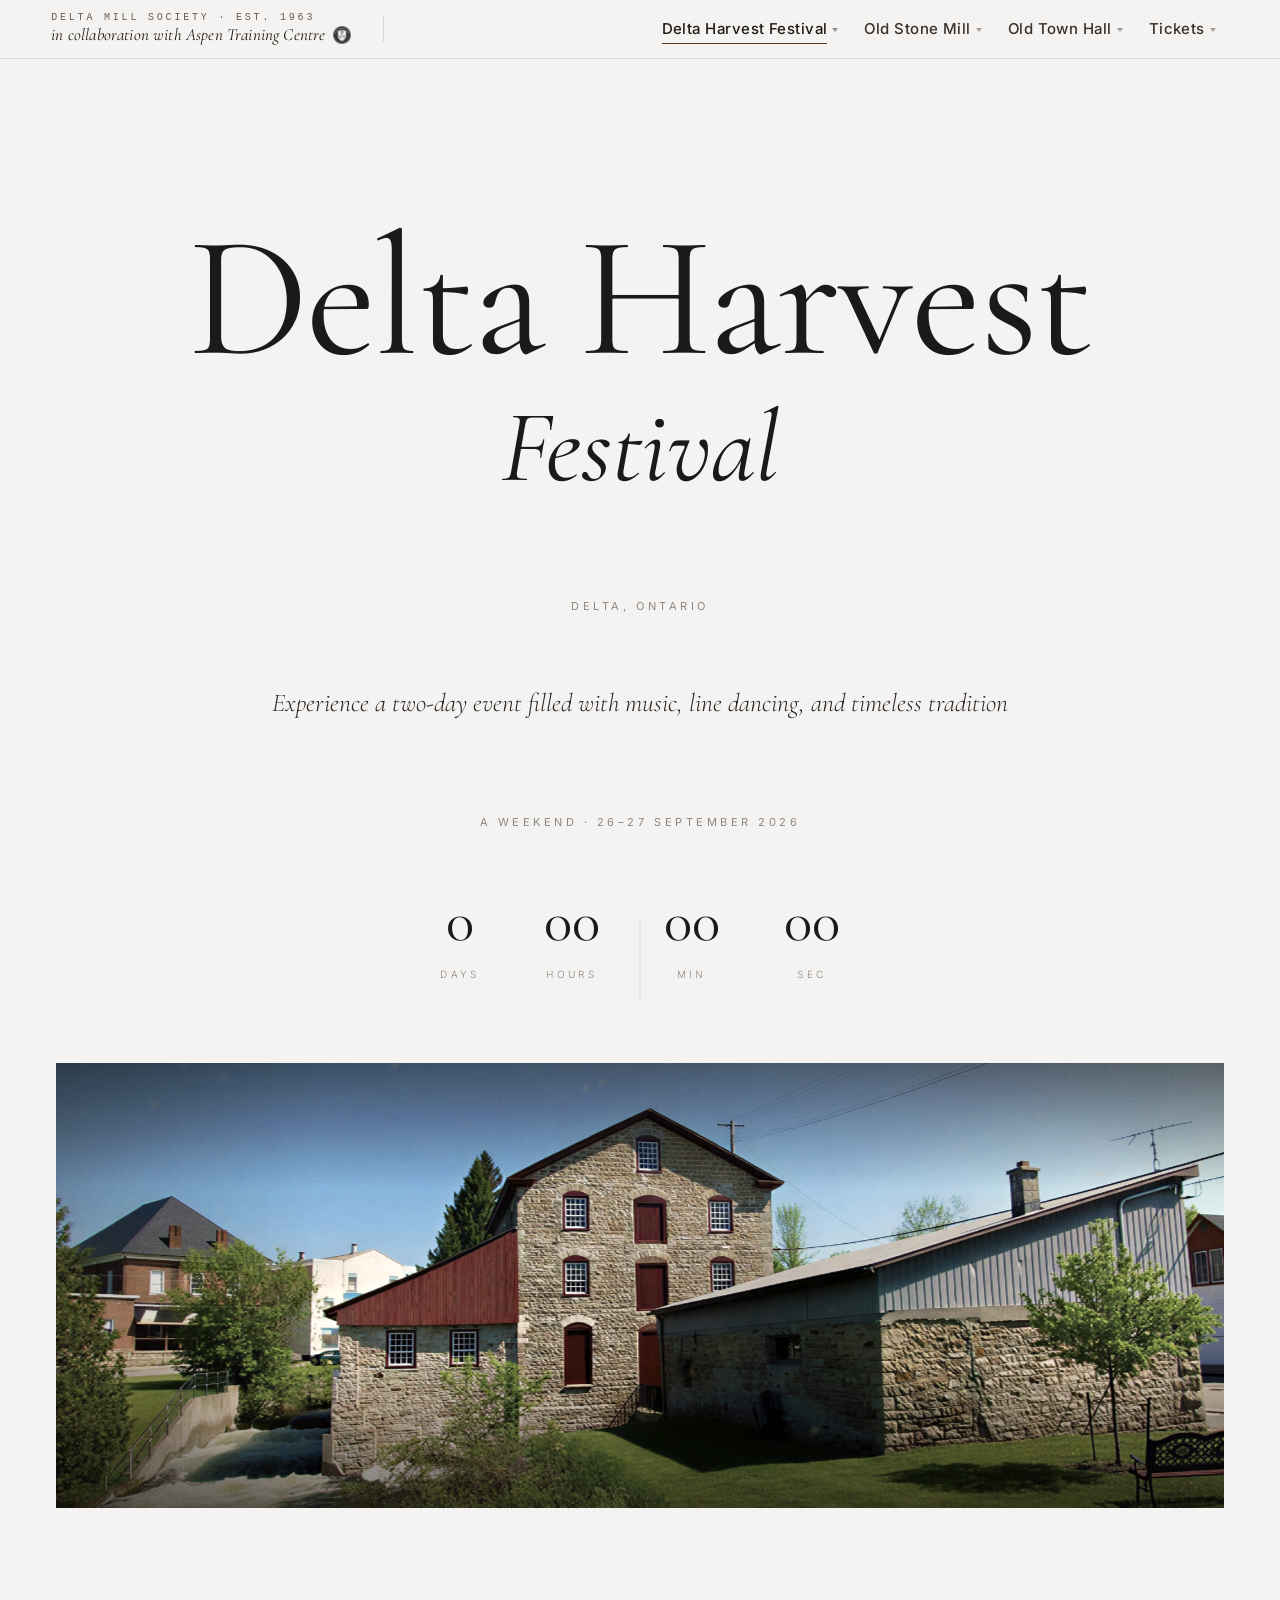
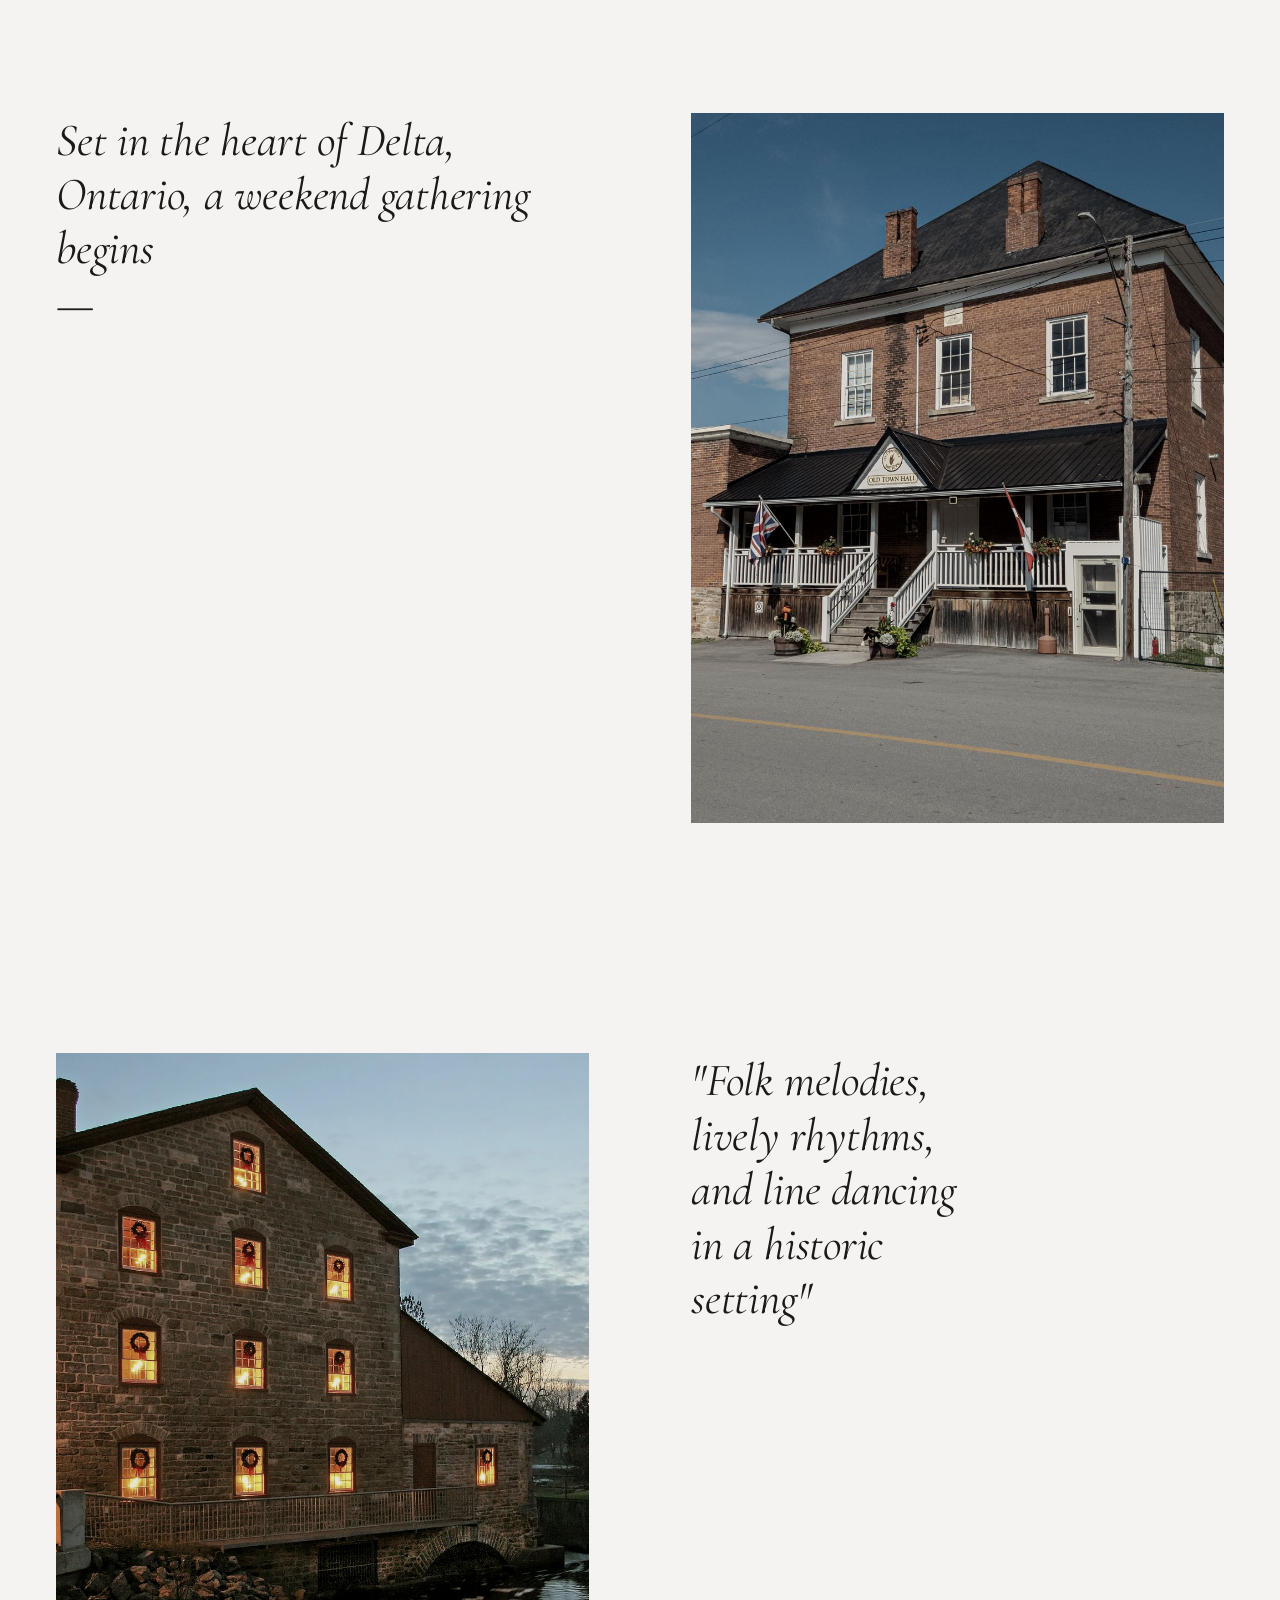
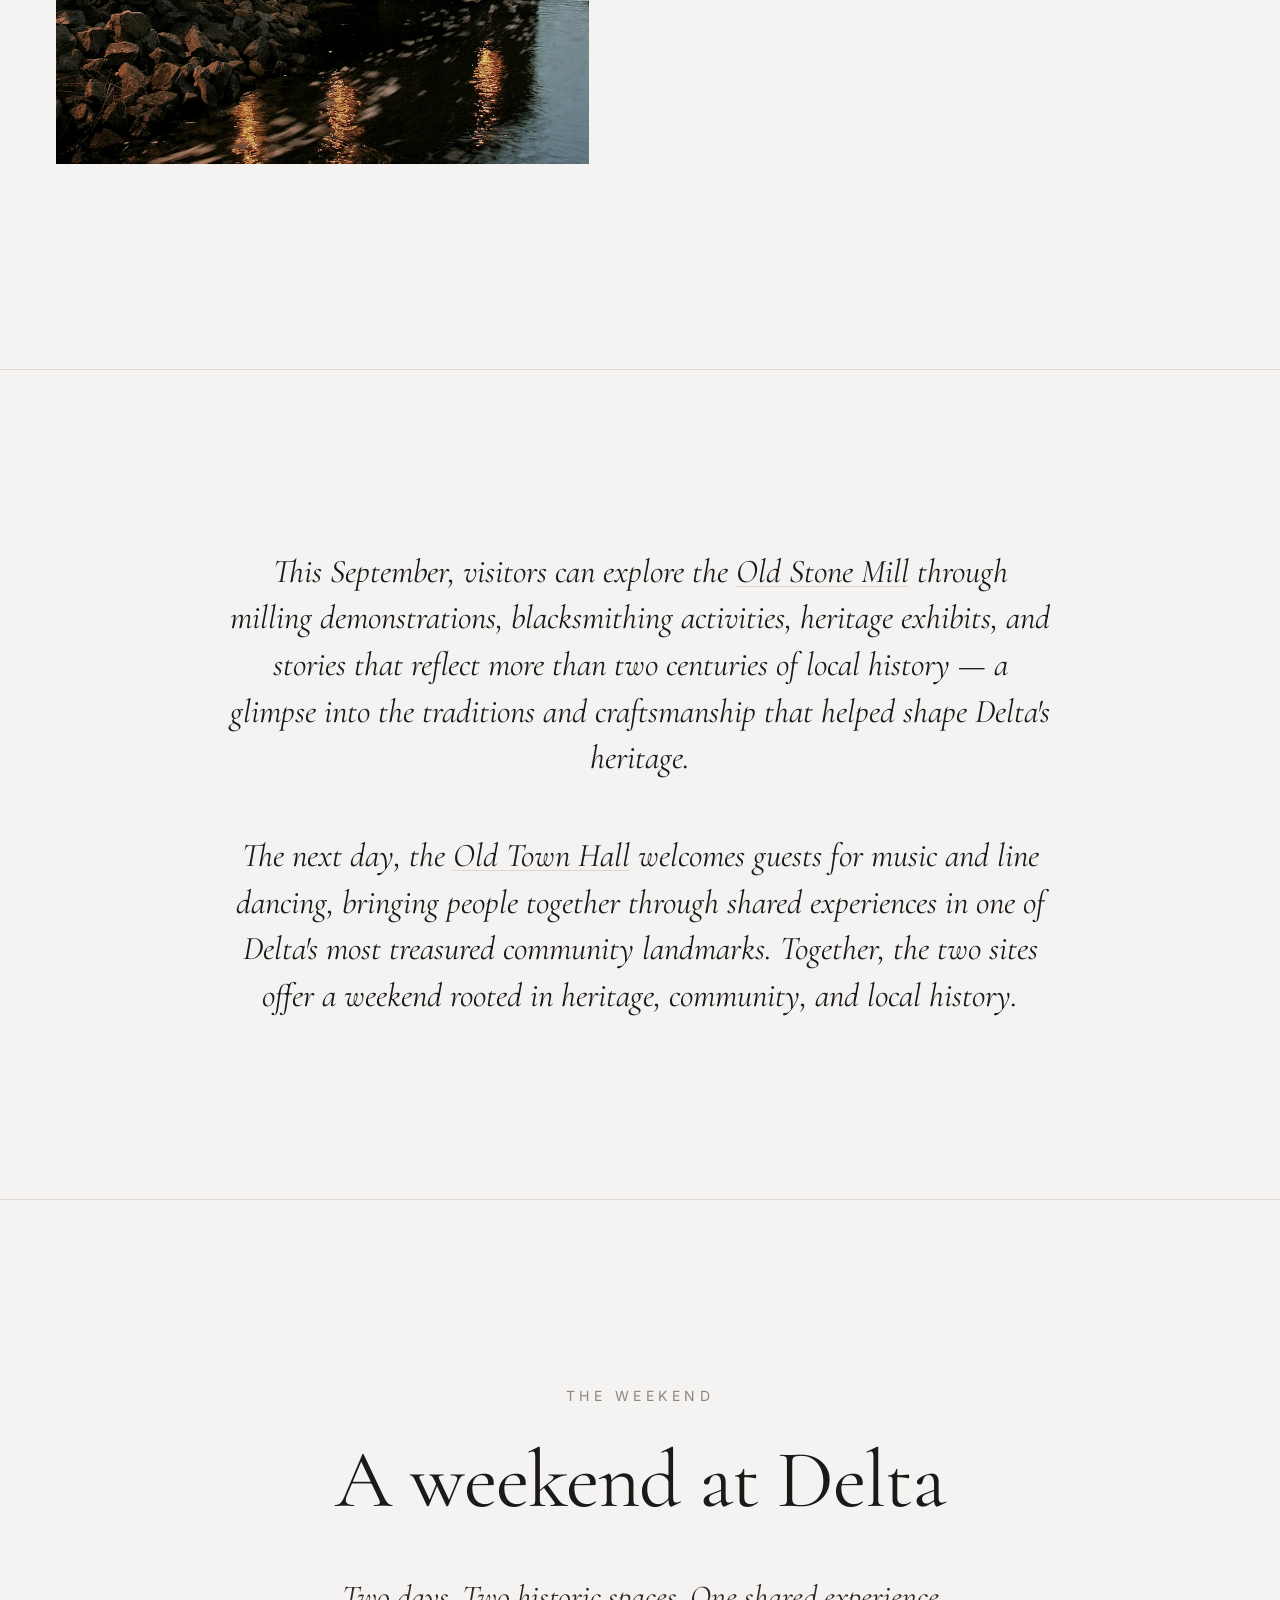
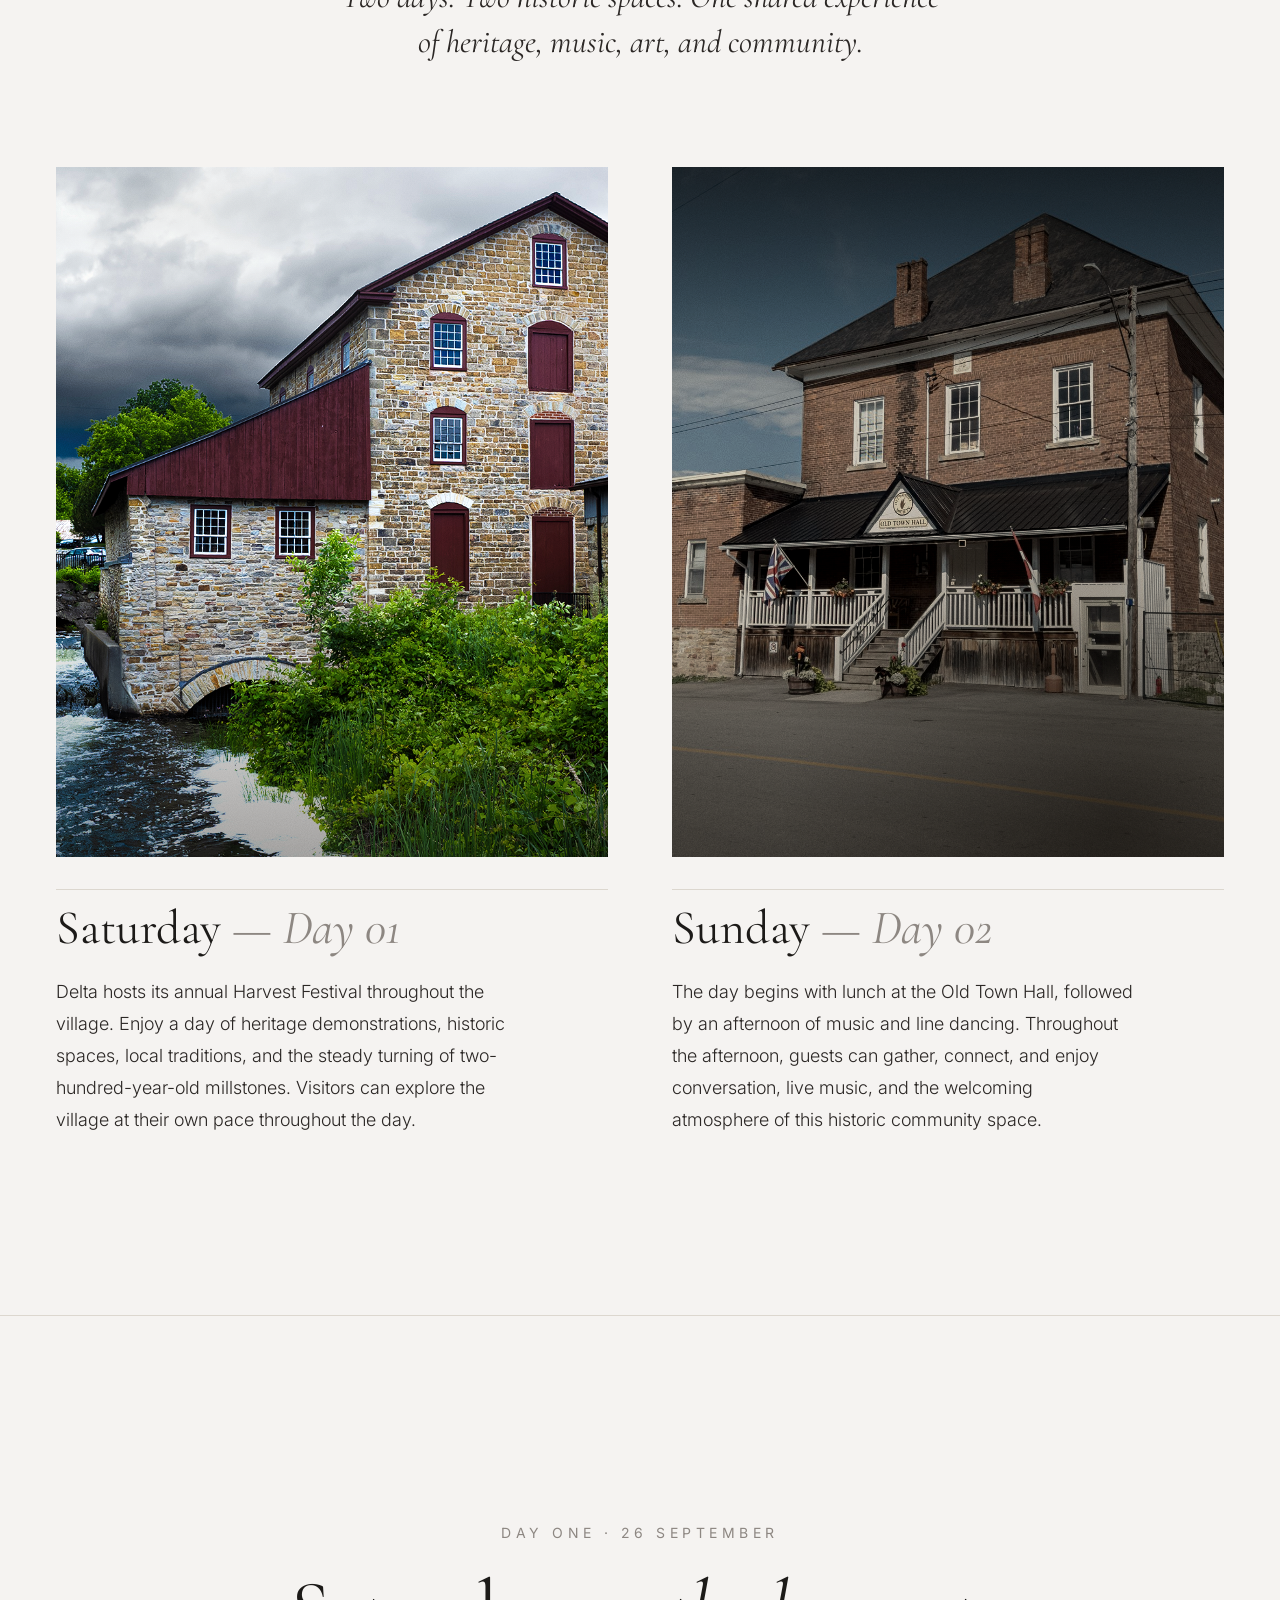
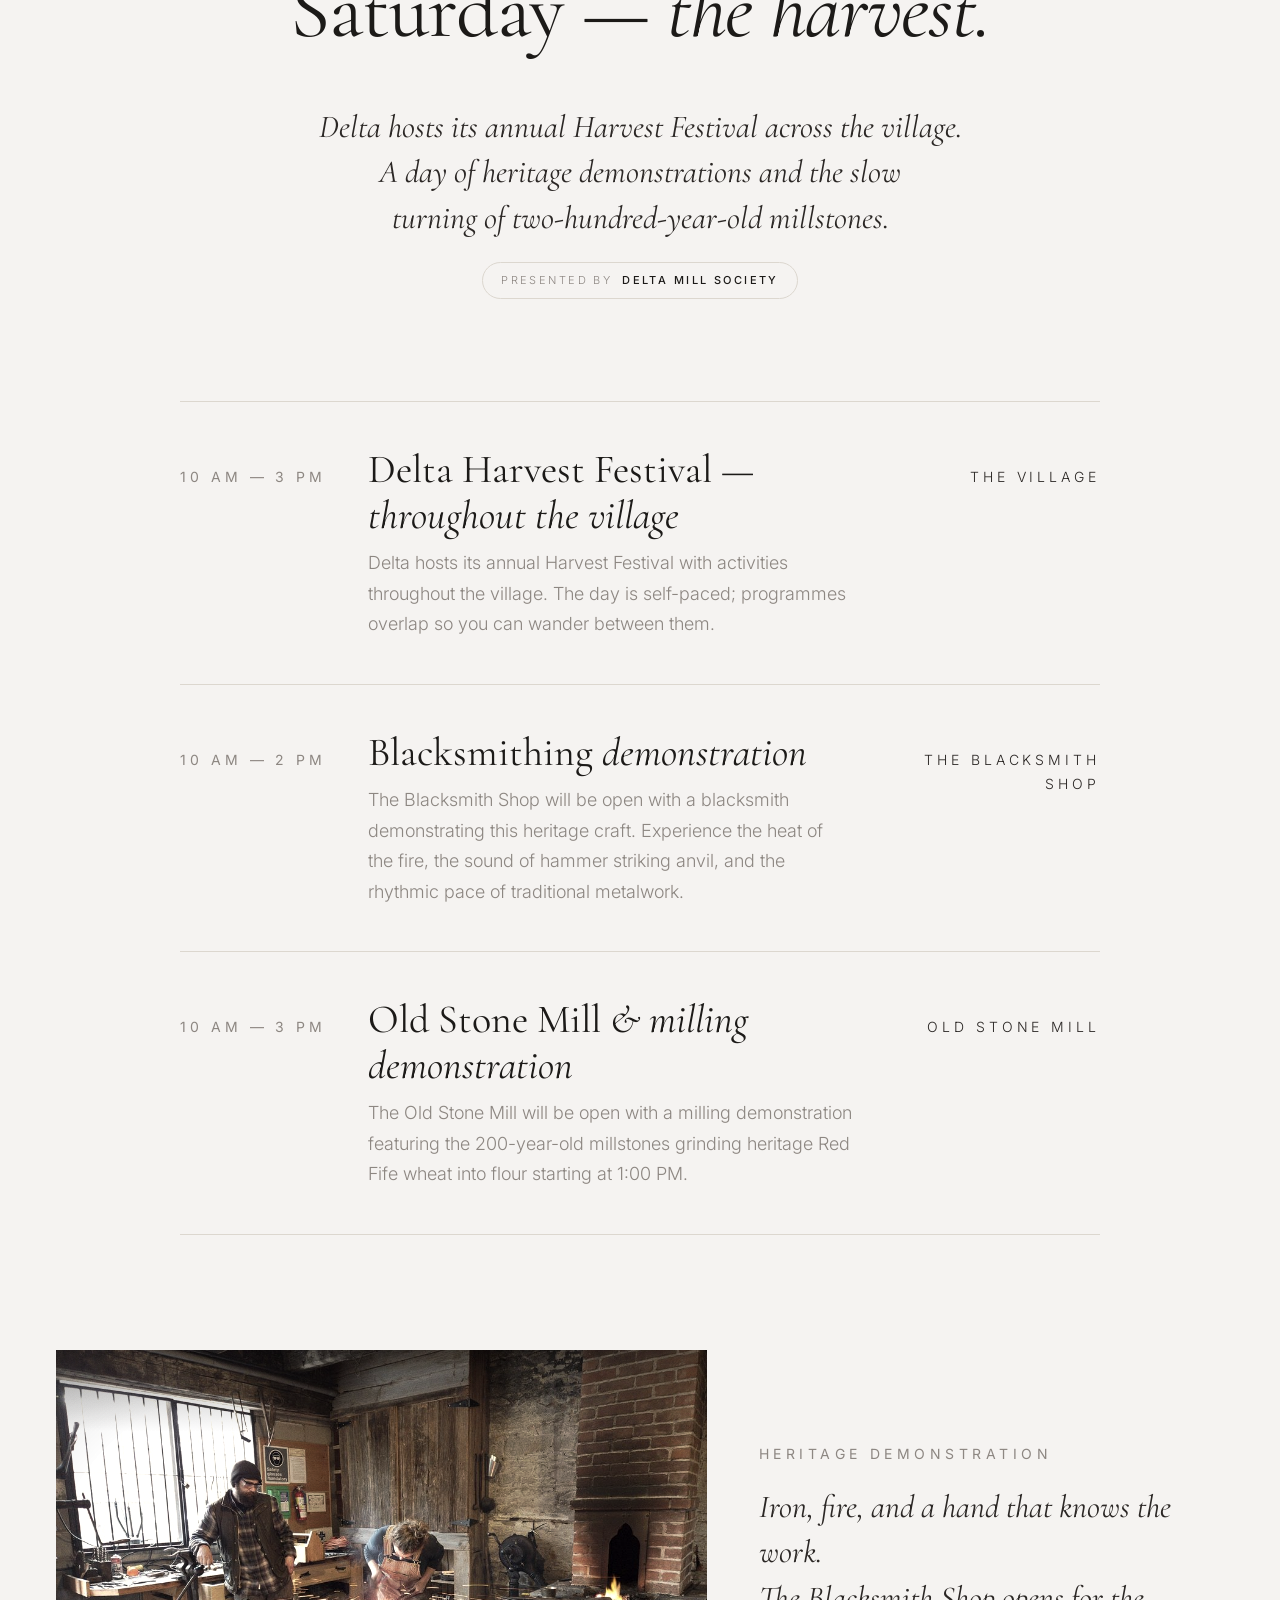
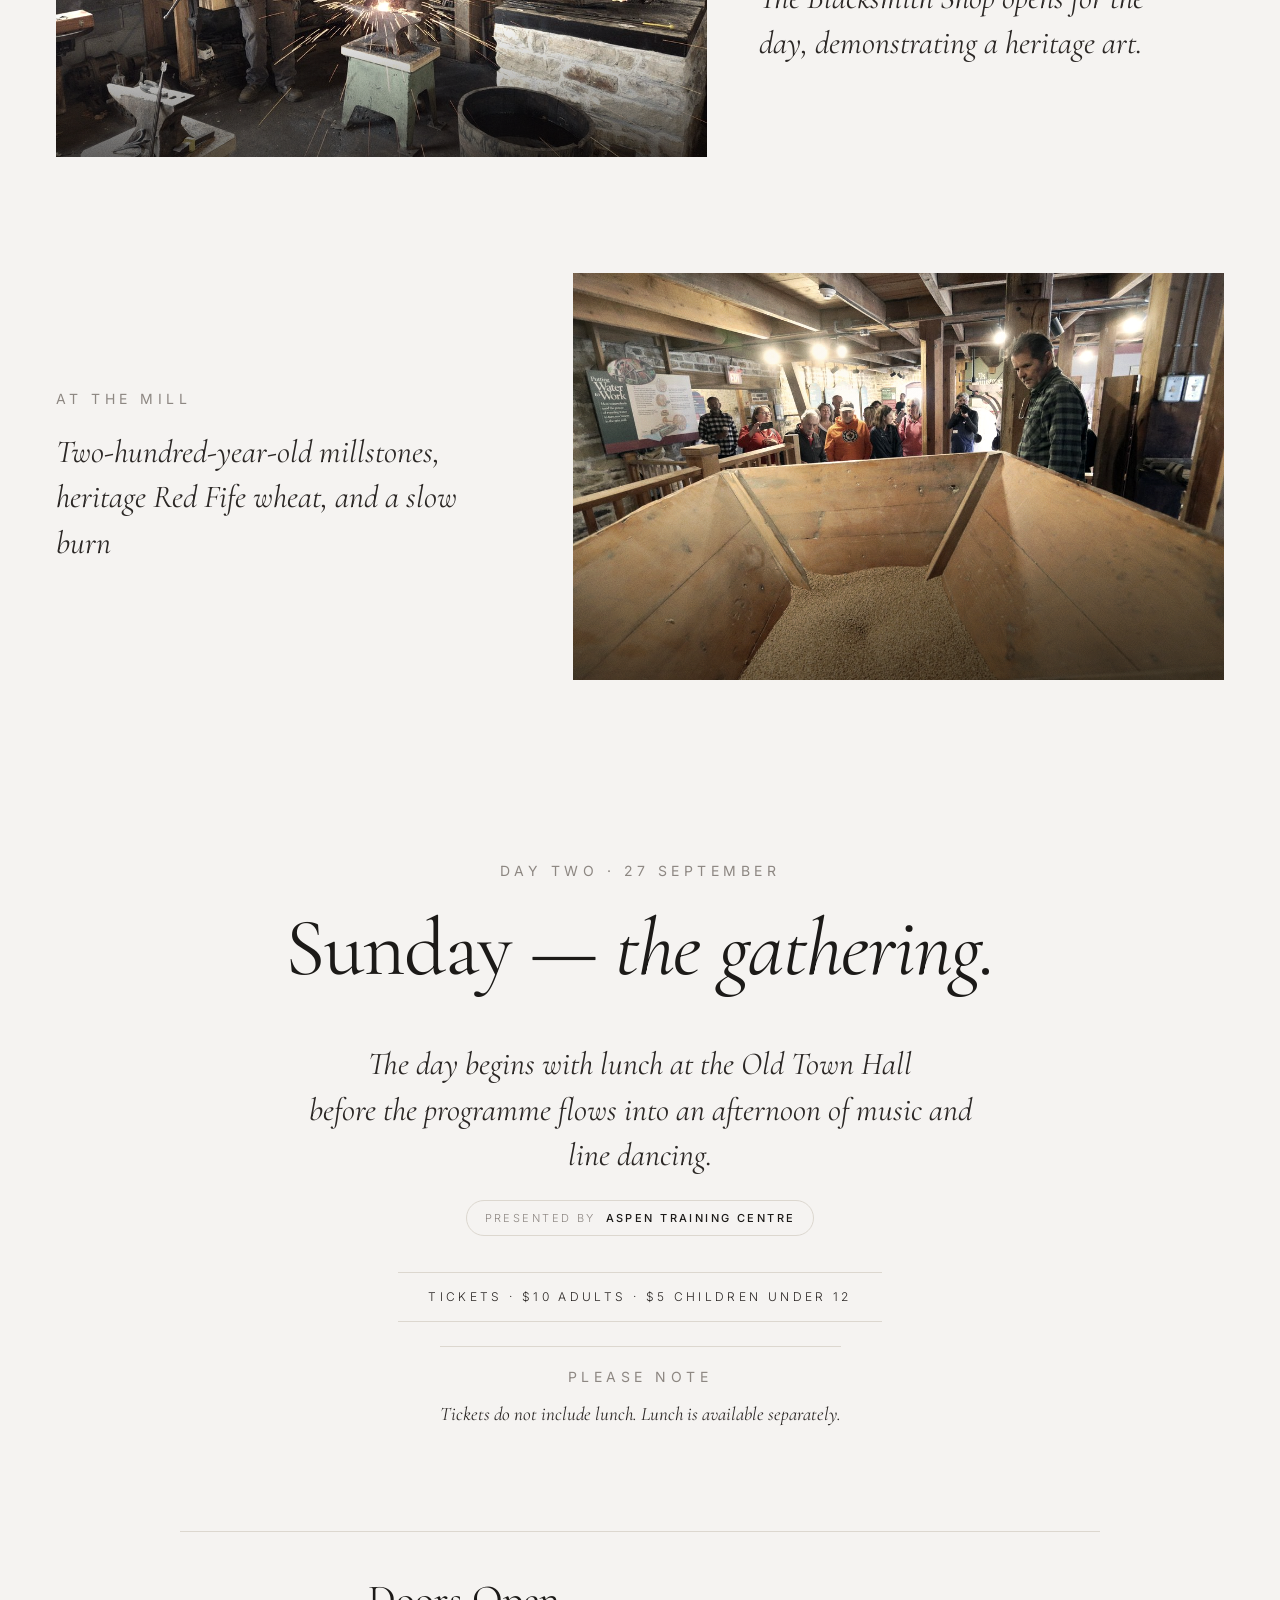
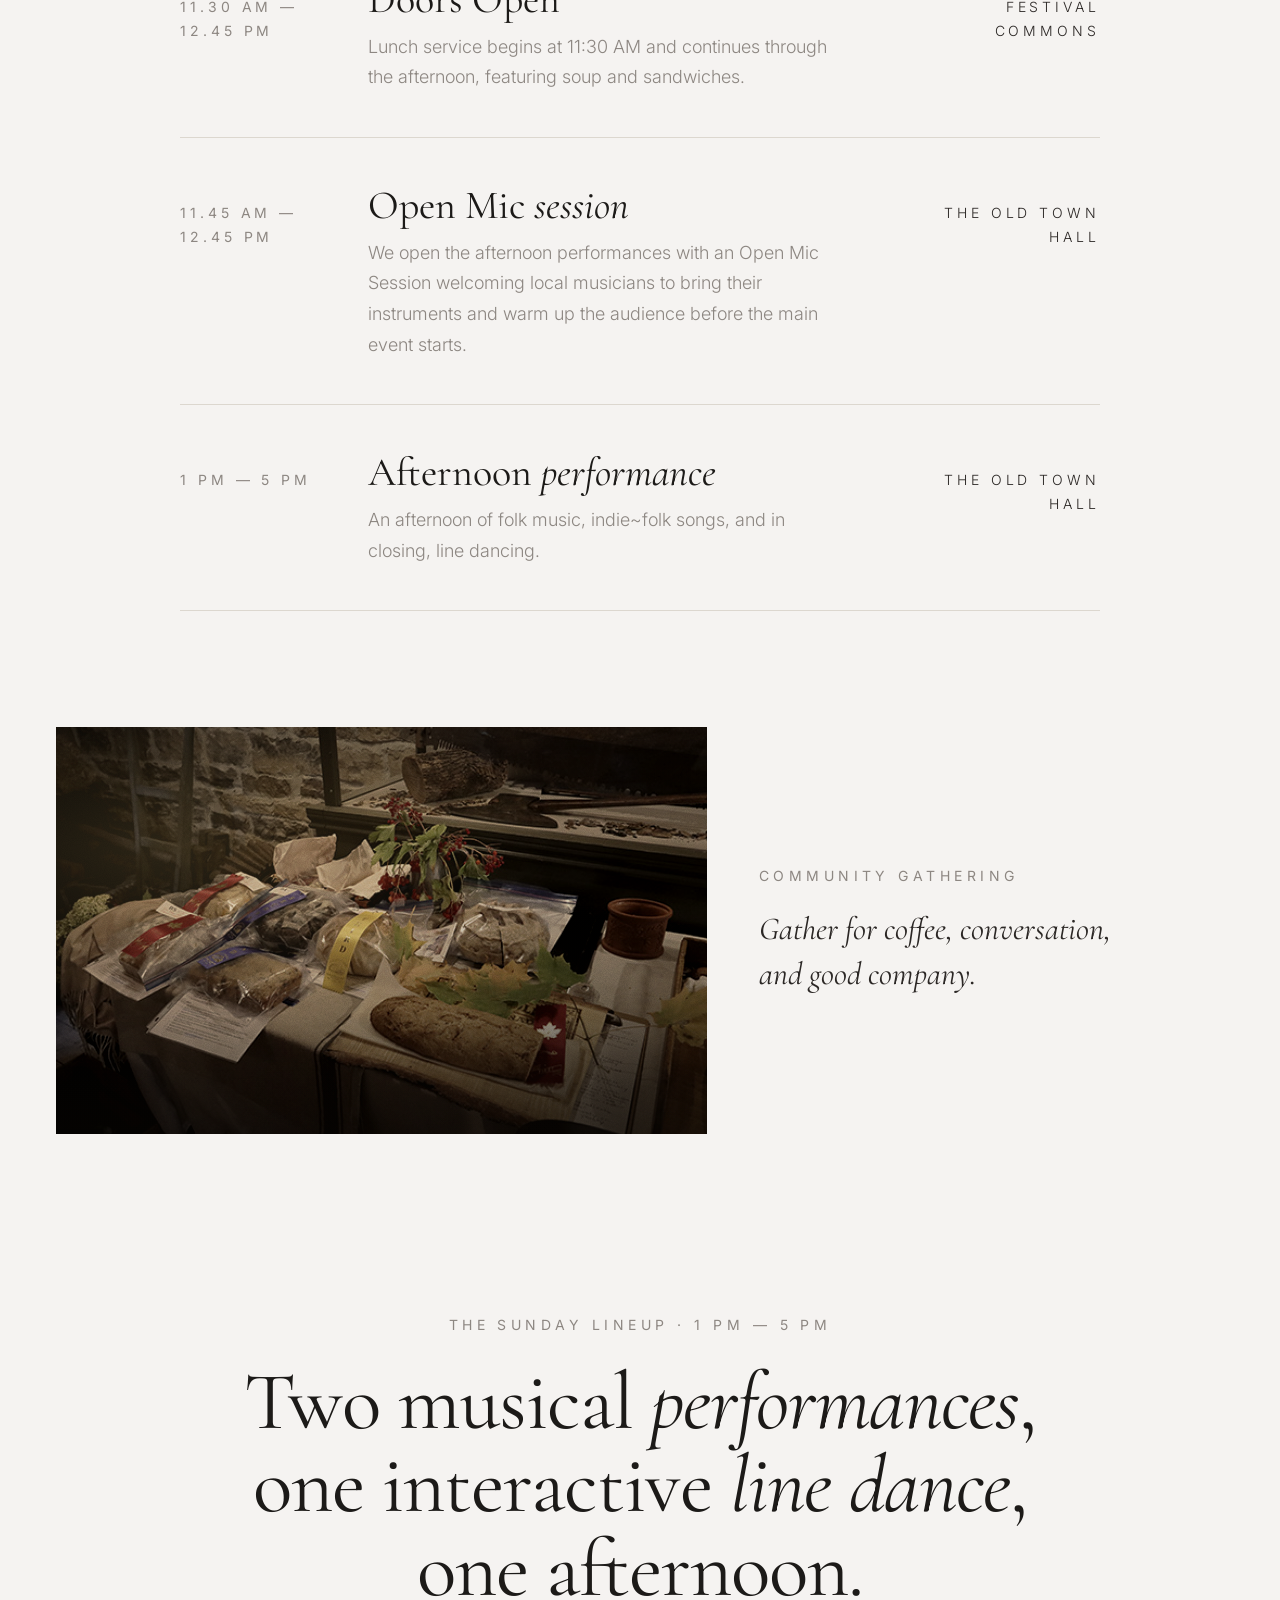
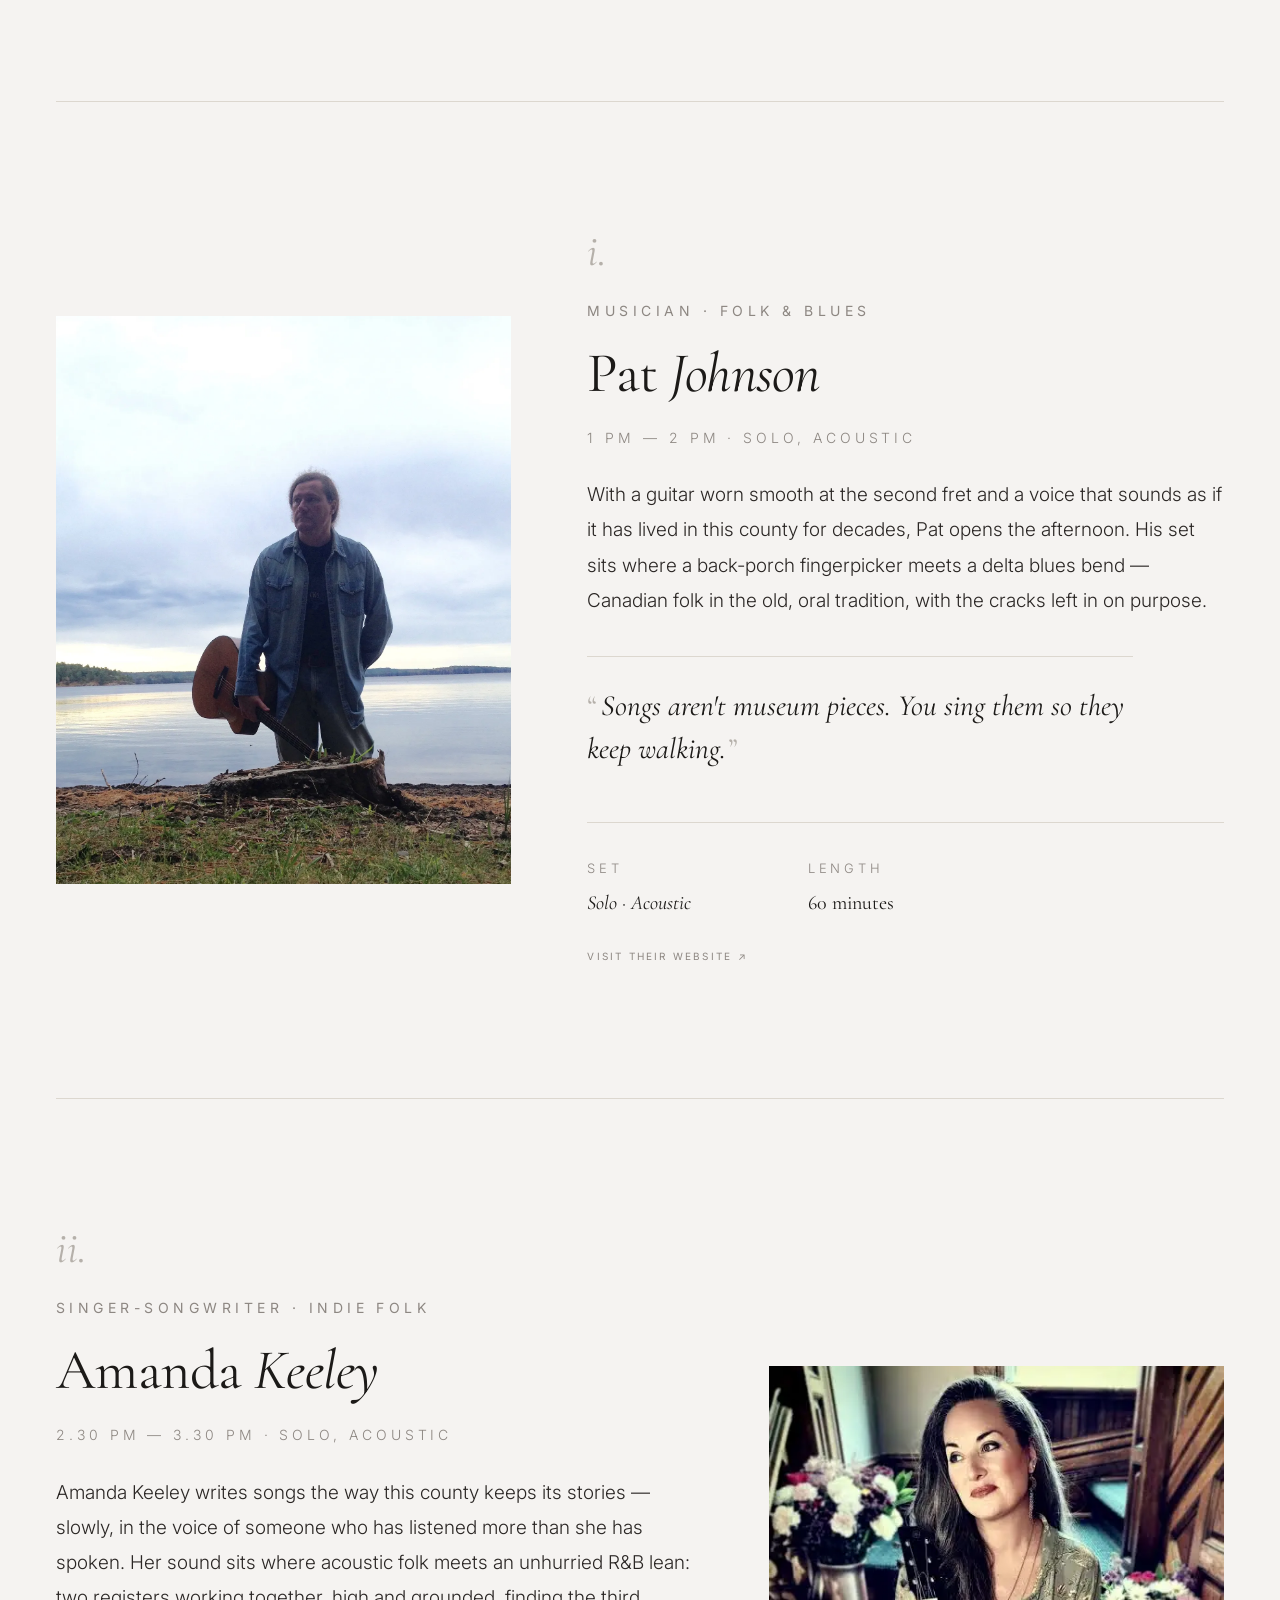
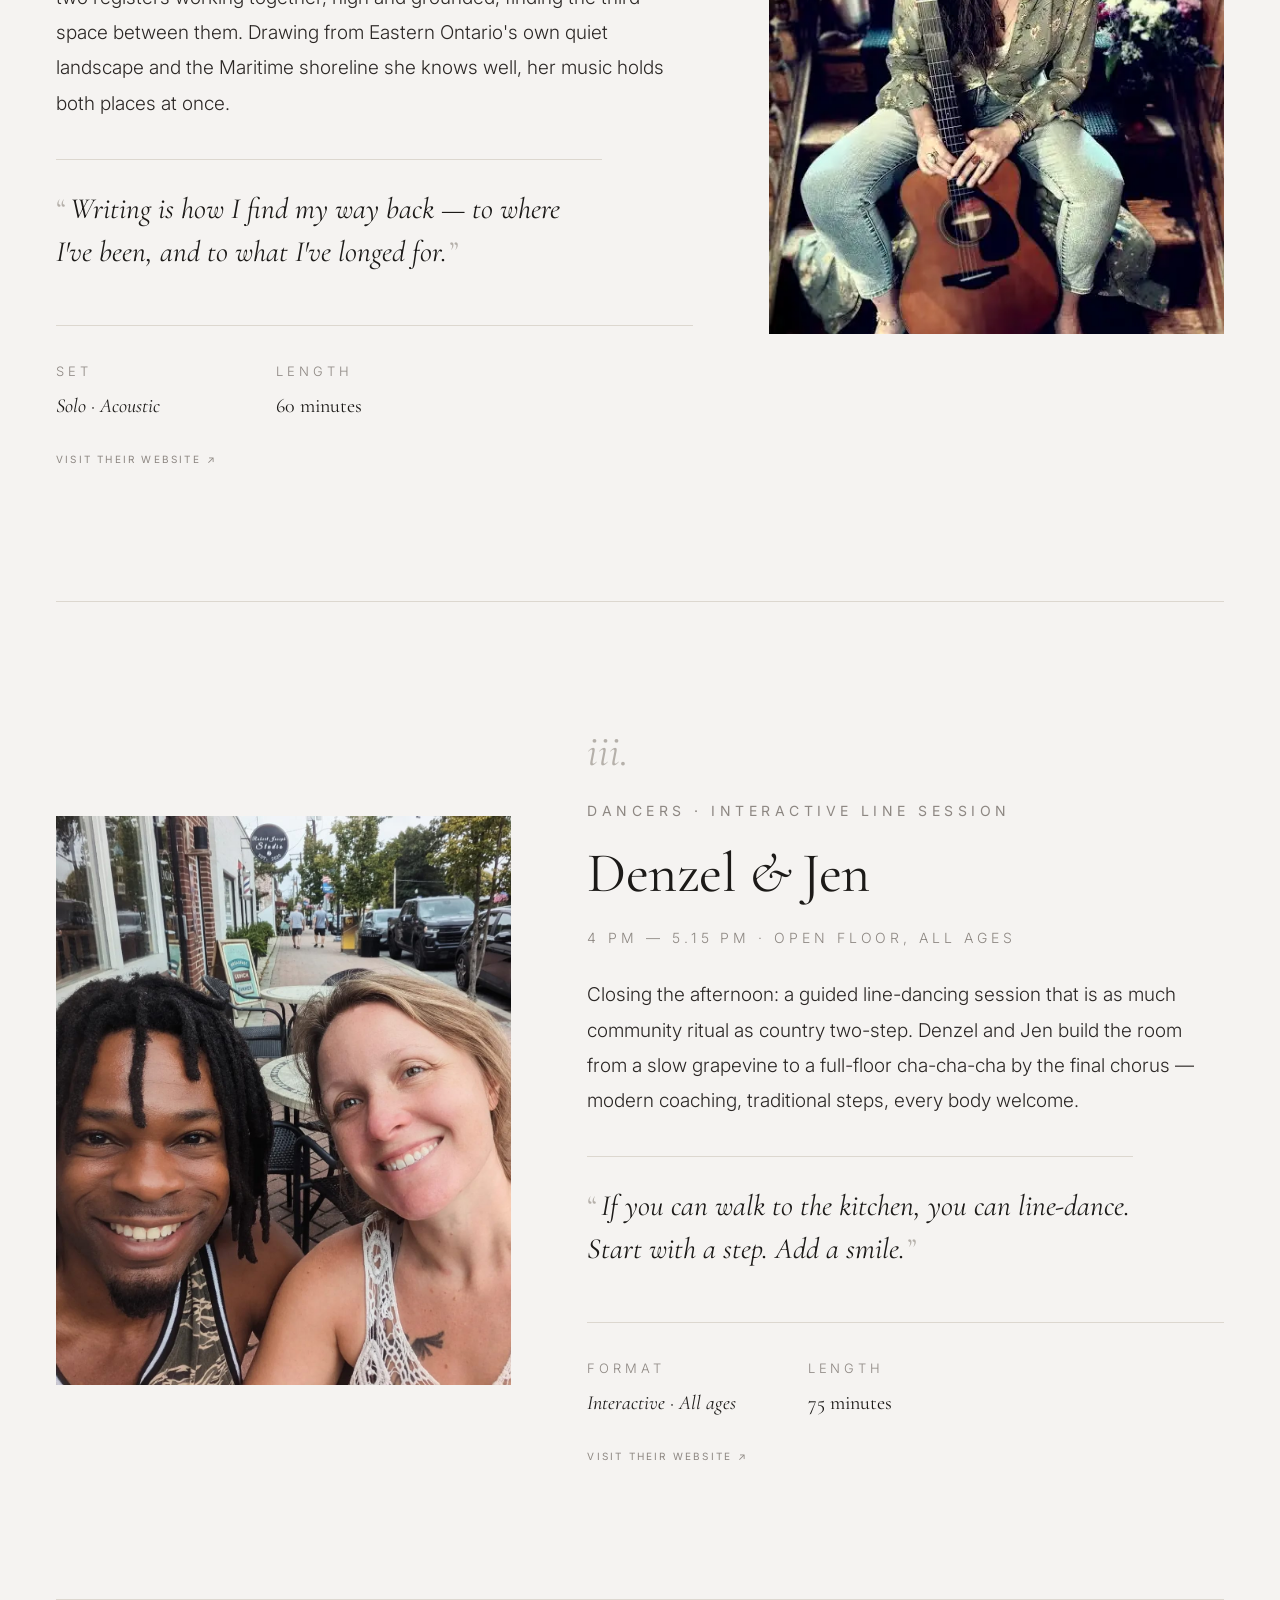
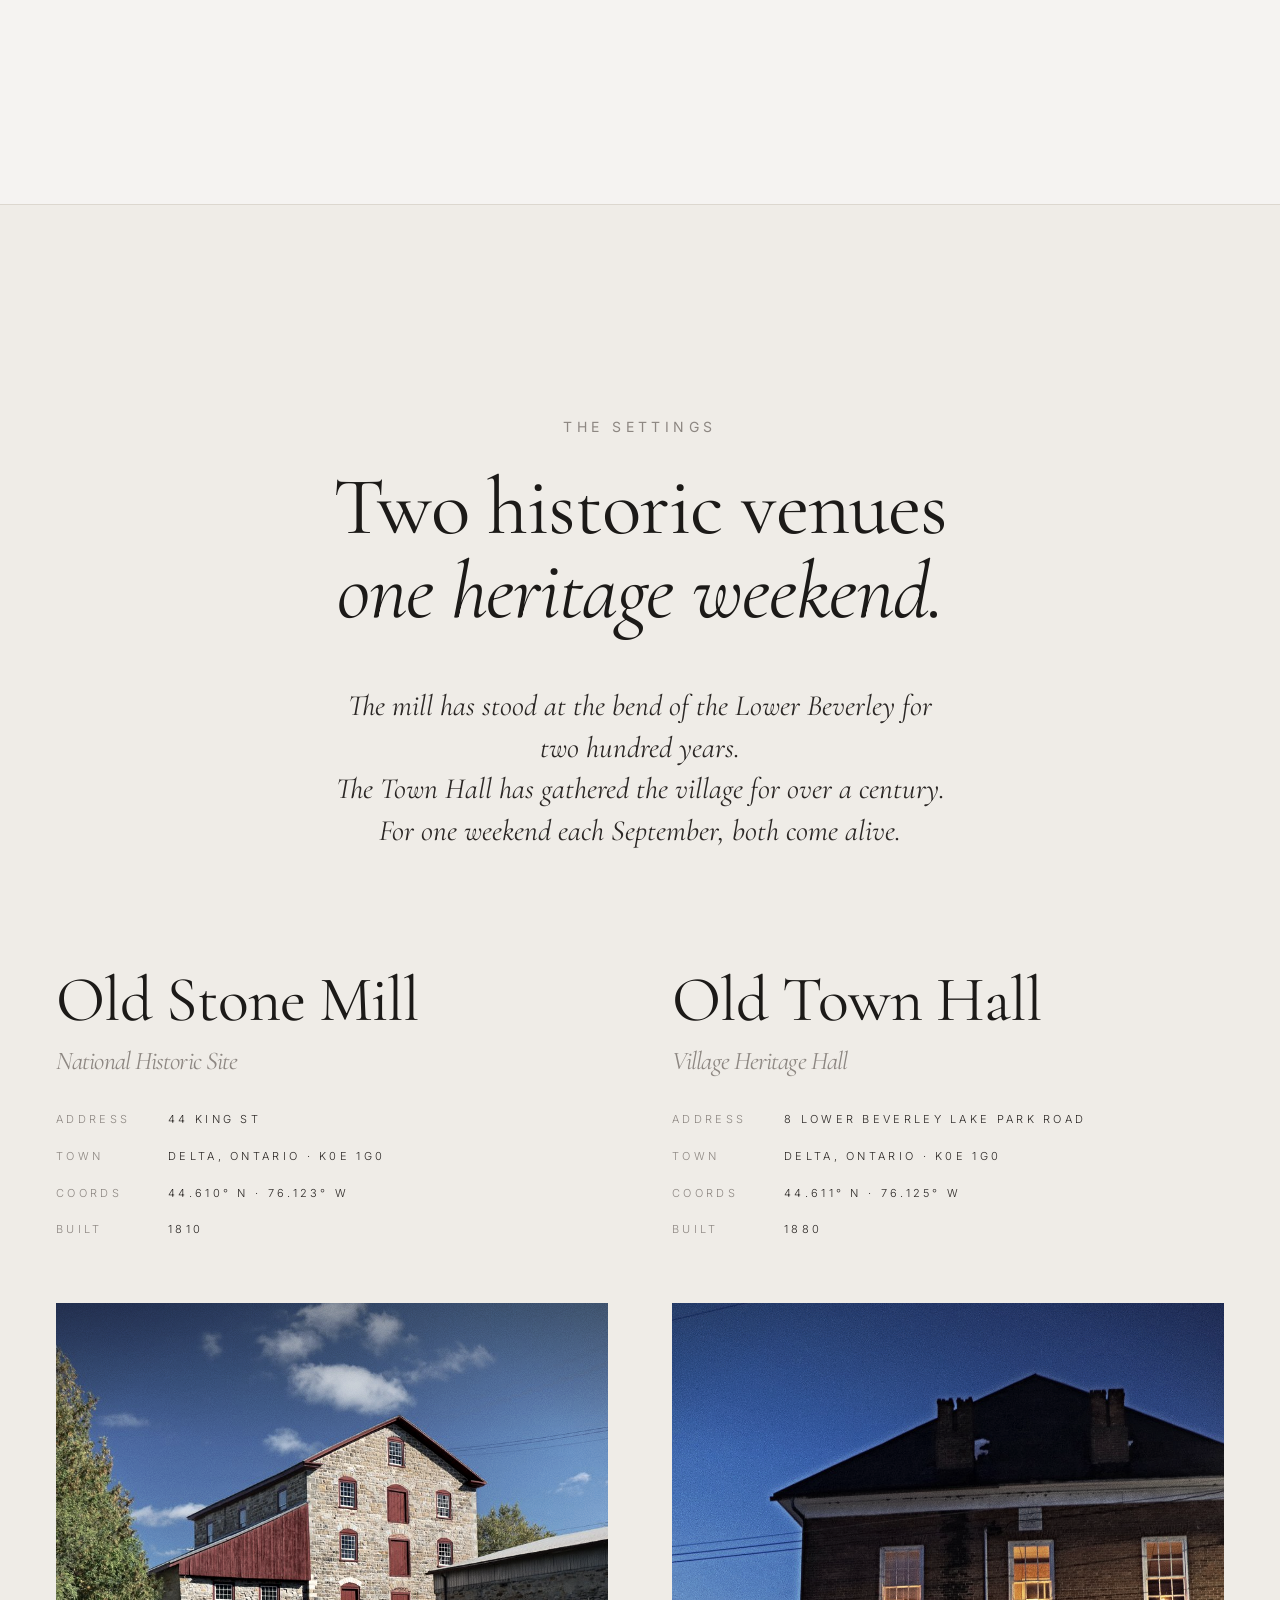
<file: index.html>
<!doctype html>
<html lang="en">
<head>
  <meta charset="utf-8" />
  <meta name="viewport" content="width=device-width, initial-scale=1" />
  <title>Arts &amp; Culture Trails · Delta Harvest Festival · 26–27 September 2026</title>

  <link rel="icon" type="image/svg+xml" href="Favicon (1).svg" />
  <link rel="icon" type="image/png" href="Favicon.png" />
  <link rel="shortcut icon" type="image/png" href="Favicon.png" />
  <link rel="apple-touch-icon" href="Favicon.png" />

  <link rel="preconnect" href="https://fonts.googleapis.com" />
  <link rel="preconnect" href="https://fonts.gstatic.com" crossorigin />
  <link href="https://fonts.googleapis.com/css2?family=Cormorant+Garamond:ital,wght@0,300;0,400;0,500;0,600;1,300;1,400;1,500&family=Inter:wght@300;400;500&display=swap" rel="stylesheet" />

  <link rel="stylesheet" href="styles.css" />
  <link rel="stylesheet" href="shared-nav.css" />
</head>
<body>

<nav class="hn-nav" id="hn-nav" data-active="festival" aria-label="Heritage navigation">
  <div class="hn-inner">
    <a class="hn-brand" href="https://deltaharvestfestival.ca/index.html">
      <span class="hn-brand-org">Delta Mill Society · Est. 1963</span>
      <span class="hn-brand-name hn-brand-collab">in collaboration with Aspen Training Centre <img class="hn-brand-logo" src="images/Aspen/aspen-logo-nav.png" alt="" width="160" height="160" loading="lazy"></span>
    </a>
    <div class="hn-sep" aria-hidden="true"></div>
    <div class="hn-menu" id="hn-menu" role="menubar">
      <div class="hn-item" data-section="festival">
        <a class="hn-link" href="index.html" role="menuitem" aria-haspopup="true"><span>Delta Harvest Festival</span></a>
        <div class="hn-drop" role="menu" aria-label="Delta Harvest Festival sections">
          <div class="hn-drop-head">Delta Harvest Festival</div>
          <a href="index.html#about" role="menuitem">About</a>
          <a href="index.html#weekend" role="menuitem">Weekend Overview</a>
          <a href="index.html#saturday" role="menuitem">Saturday Events</a>
          <a href="index.html#sunday" role="menuitem">Sunday Events</a>
          <a href="index.html#programme" role="menuitem">Programme</a>
          <a href="index.html#venue" role="menuitem">Venue &amp; Map</a>
        </div>
      </div>
      <div class="hn-item" data-section="mill">
        <a class="hn-link" href="mill-history.html" role="menuitem" aria-haspopup="true"><span>Old Stone Mill</span></a>
        <div class="hn-drop" role="menu" aria-label="Old Stone Mill sections">
          <div class="hn-drop-head">Old Stone Mill · Est. 1810</div>
          <a href="mill-history.html" role="menuitem">Introduction</a>
          <a href="mill-history.html#origins" role="menuitem">I. Origins</a>
          <a href="mill-history.html#village" role="menuitem">II. The Village</a>
          <a href="mill-history.html#maps" role="menuitem">Early Map References</a>
          <a href="mill-history.html#milling" role="menuitem">III. Milling</a>
          <a href="mill-history.html#preservation" role="menuitem">IV. Preservation</a>
          <a href="mill-history.html#today" role="menuitem">V. Today</a>
          <a href="mill-history.html#timeline" role="menuitem">Timeline</a>
          <a href="mill-history.html#society" role="menuitem">About the Society</a>
        </div>
      </div>
      <div class="hn-item" data-section="hall">
        <a class="hn-link" href="old-town-hall.html" role="menuitem" aria-haspopup="true"><span>Old Town Hall</span></a>
        <div class="hn-drop" role="menu" aria-label="Old Town Hall sections">
          <div class="hn-drop-head">Old Town Hall · Est. 1879</div>
          <a href="old-town-hall.html#top" role="menuitem">Introduction</a>
          <a href="old-town-hall.html#chap1" role="menuitem">I. The Beginning</a>
          <a href="old-town-hall.html#chap2" role="menuitem">II. Architecture</a>
          <a href="old-town-hall.html#chap3" role="menuitem">III. The Fire</a>
          <a href="old-town-hall.html#chap4" role="menuitem">IV. Paws in Time</a>
          <a href="old-town-hall.html#chap5" role="menuitem">V. Today</a>
          <a href="old-town-hall.html#chap6" role="menuitem">VI. Timeline</a>
        </div>
      </div>
      <div class="hn-item" data-section="tickets">
        <a class="hn-link" href="tickets/" role="menuitem" aria-haspopup="true"><span>Tickets</span></a>
        <div class="hn-drop" role="menu" aria-label="Tickets sections">
          <div class="hn-drop-head">Tickets</div>
          <a href="tickets/" role="menuitem">Purchase Tickets</a>
          <a href="tickets/retrieve/" role="menuitem">Retrieve My Tickets</a>
        </div>
      </div>
    </div>
    <button class="hn-burger" id="hn-burger" aria-label="Open navigation menu" aria-expanded="false" aria-controls="hn-menu">
      <span></span><span></span><span></span>
    </button>
  </div>
</nav>

<main>

<!-- ═══════════════════ HERO ═══════════════════ -->
<section class="hero">
  <div class="wrap" style="width:100%">
    <h1 class="reveal">Delta Harvest</h1>
    <div class="trails reveal">Festival</div>

    <div class="hero-place reveal">
      <span class="label">Delta, Ontario</span>
    </div>

    <p class="hero-tag reveal serif">Experience a two-day event filled with music, line dancing, and timeless tradition</p>

    <div class="hero-date reveal">
      <span class="label">A Weekend · 26–27 September 2026</span>
    </div>

    <div class="countdown reveal" aria-live="polite">
      <div class="cd-cell"><span class="cd-num serif" id="cd-d">—</span><span class="cd-lbl">Days</span></div>
      <div class="cd-cell"><span class="cd-num serif" id="cd-h">—</span><span class="cd-lbl">Hours</span></div>
      <div class="cd-cell"><span class="cd-num serif" id="cd-m">—</span><span class="cd-lbl">Min</span></div>
      <div class="cd-cell"><span class="cd-num serif" id="cd-s">—</span><span class="cd-lbl">Sec</span></div>
    </div>
  </div>
  <span class="hero-tick" aria-hidden="true"></span>
</section>

<!-- atmospheric hero plate -->
<section class="hero-atmos" aria-hidden="true">
  <div class="wrap">
    <div class="plate t-stone reveal" id="mill-scene">
      <div id="mill-slides">
        <img class="hero-slide active"
             src="images/old-town-hall-2.jpg"
             alt="The Old Stone Mill at golden-hour dusk, mist on the water, autumn foliage"
             style="object-position: 50% 42%">
        <img class="hero-slide"
             src="images/old-stone-mill-6.jpg"
             alt="The Old Stone Mill reflected in the glassy millpond on a summer morning"
             loading="lazy" style="object-position: 48% 54%">
        <img class="hero-slide"
             src="images/old-town-hall.jpg"
             alt="The Old Town Hall in Delta, Ontario — venue for music and dance"
             loading="lazy" style="object-position: 50% 46%">
        <img class="hero-slide"
             src="images/blacksmith-shop-1.jpg"
             alt="The Old Stone Mill emerging from morning mist on an early autumn day"
             loading="lazy" style="object-position: 50% 40%">
        <img class="hero-slide"
             src="DeltaMill2026/DeltaMillDawn4731.jpg"
             alt="A glowing iron blade at the forge — blacksmithing demonstration, Delta Harvest Festival"
             loading="lazy" style="object-position: 50% 52%">
        <img class="hero-slide"
             src="images/Blacksmith_Shop.jpg"
             alt="The Old Town Hall interior looking from the stage — columns, pine floor, and soft window light"
             loading="lazy" style="object-position: 50% 36%">
      </div>
      <canvas id="mill-canvas" aria-hidden="true"></canvas>
    </div>
  </div>
</section>

<!-- ═══════════════════ EDITORIAL ═══════════════════ -->
<section class="editorial" id="about">
  <div class="wrap">
    <div class="ed-grid">
      <div class="ed-intro reveal">
        <p class="serif">
          Set in the heart of Delta, Ontario,
          a weekend gathering begins<br/>
          <span style="letter-spacing:-.05em">—</span>
        </p>
      </div>
      <div class="ed-hall reveal">
        <div class="ed-img">
          <img src="images/old-town-hall.jpg"
               alt="The Old Town Hall in Delta, Ontario"
               loading="lazy" decoding="async">
        </div>
      </div>
      <div class="ed-mill reveal">
        <div class="ed-img">
          <img src="images/old-stone-mill.jpg"
               alt="The Old Stone Mill, Delta, Ontario"
               loading="lazy" decoding="async">
        </div>
      </div>
      <div class="ed-quote reveal">
        <blockquote class="serif">
          "Folk melodies, lively rhythms, and line dancing in a historic setting"
        </blockquote>
      </div>
    </div>
  </div>
</section>

<hr class="hair" />

<!-- ═══════════════════ IMMERSION ═══════════════════ -->
<section class="immersion">
  <div class="wrap">
    <div class="im-top reveal">
      <p>This September, visitors can explore the <a href="#saturday">Old Stone Mill</a> through milling demonstrations, blacksmithing activities, heritage exhibits, and stories that reflect more than two centuries of local history — a glimpse into the traditions and craftsmanship that helped shape Delta's heritage.</p>
      <p>The next day, the <a href="#sunday">Old Town Hall</a> welcomes guests for music and line dancing, bringing people together through shared experiences in one of Delta's most treasured community landmarks. Together, the two sites offer a weekend rooted in heritage, community, and local history.</p>
    </div>
  </div>
</section>

<hr class="hair" />

<!-- ═══════════════════ WEEKEND OVERVIEW ═══════════════════ -->
<section class="weekend" id="weekend">
  <div class="wrap">

    <div class="head">
      <span class="label reveal">The weekend</span>
      <h2 class="reveal">A weekend at Delta</h2>
      <p class="verse reveal">
        Two days. Two historic spaces. One shared experience<br/>
        of heritage, music, art, and community.
      </p>
    </div>

    <div class="we-grid">
      <a href="#saturday" class="we-card reveal">
        <div class="plate t-stone ar-tall plate-mill-day">
          <img class="we-card-img"
               src="DeltaMill2026/DeltaMill4709.jpg"
               alt="The Old Stone Mill on a clear autumn day, stone walls and red trim reflected in the millstream below"
               style="object-position: 50% 46%">
        </div>
        <div>
          <div class="meta">
            <div class="day">Saturday <span class="it">— Day 01</span></div>
          </div>
          <p class="desc" style="margin-top:24px">
            Delta hosts its annual Harvest Festival throughout the village. Enjoy a day of heritage demonstrations, historic spaces, local traditions, and the steady turning of two-hundred-year-old millstones. Visitors can explore the village at their own pace throughout the day.
          </p>
        </div>
      </a>

      <a href="#sunday" class="we-card reveal">
        <div class="plate t-umber ar-tall plate-hall">
          <img class="we-card-img we-card-img--hall"
               src="images/old-town-hall.jpg"
               alt="The Old Town Hall in Delta, Ontario — venue for Sunday afternoon music and dance">
        </div>
        <div>
          <div class="meta">
            <div class="day">Sunday <span class="it">— Day 02</span></div>
          </div>
          <p class="desc" style="margin-top:24px">
          The day begins with lunch at the Old Town Hall, followed by an afternoon of music and line dancing. Throughout the afternoon, guests can gather, connect, and enjoy conversation, live music, and the welcoming atmosphere of this historic community space.
          </p>
        </div>
      </a>
    </div>

  </div>
</section>

<hr class="hair" />

<!-- ═══════════════════ PROGRAMME ═══════════════════ -->
<section class="prog" id="programme">
  <div class="wrap">

    <!-- ─── SATURDAY ─── -->
    <div class="day-block" id="saturday">
      <div class="day-head">
        <span class="label reveal">Day One · 26 September</span>
        <h2 class="reveal">Saturday <span class="it">— the harvest.</span></h2>
        <p class="verse reveal">
          Delta hosts its annual Harvest Festival across the village.<br/>
          A day of heritage demonstrations and the slow<br/>
          turning of two-hundred-year-old millstones.
        </p>
        <p class="presented-by reveal"><span class="k">Presented by</span> <a class="org" href="https://www.deltamill.org/society.html" target="_blank" rel="noopener noreferrer">Delta Mill Society</a></p>
      </div>

      <div class="sched">

        <div class="sched-row reveal">
          <span class="sched-time">10 AM — 3 PM</span>
          <div>
            <div class="sched-name">Delta Harvest Festival <span class="it">— throughout the village</span></div>
            <p class="sched-sub">Delta hosts its annual Harvest Festival with activities throughout the village. The day is self-paced; programmes overlap so you can wander between them.</p>
          </div>
          <span class="sched-where">The Village</span>
        </div>

        <div class="sched-row reveal">
          <span class="sched-time">10 AM — 2 PM</span>
          <div>
            <div class="sched-name">Blacksmithing <span class="it">demonstration</span></div>
            <p class="sched-sub">The Blacksmith Shop will be open with a blacksmith demonstrating this heritage craft. Experience the heat of the fire, the sound of hammer striking anvil, and the rhythmic pace of traditional metalwork.</p>
          </div>
          <span class="sched-where">The Blacksmith Shop</span>
        </div>

        <div class="sched-row reveal">
          <span class="sched-time">10 AM — 3 PM</span>
          <div>
            <div class="sched-name">Old Stone Mill <span class="it">&amp; milling demonstration</span></div>
            <p class="sched-sub">The Old Stone Mill will be open with a milling demonstration featuring the 200-year-old millstones grinding heritage Red Fife wheat into flour starting at 1:00 PM.</p>
          </div>
          <span class="sched-where">Old Stone Mill</span>
        </div>
      </div>

      <!-- saturday visual interludes -->
      <div class="interlude reveal">
        <div class="col-a">
          <div class="plate t-graphite plate-smith ar-wide">
            <div class="smith-slides">
              <img class="smith-slide active"
                   src="images/blacksmith-demo-3.jpg"
                   alt="A glowing iron blade on the anvil, held in a gloved hand at the forge"
                   style="object-position: 50% 54%"
                   data-caption="Iron at the forge — the Delta Blacksmith Shop."
                   data-credit="Courtesy of the Delta Mill Society">
              <img class="smith-slide"
                   src="images/gallery/people/23-megan-mike.jpg"
                   alt="Blacksmith forge-welding — a shower of sparks over the anvil"
                   loading="lazy" style="object-position: 50% 44%"
                   data-caption="Megan Carter forge welding, Mike Armstrong observing."
                   data-credit="Courtesy of the Delta Mill Society">
              <img class="smith-slide"
                   src="images/gallery/bs-three-smiths.jpg"
                   alt="Three blacksmiths working together at the forge, September demonstration"
                   loading="lazy" style="object-position: 50% 38%"
                   data-caption="Three smiths at work during the September demonstration."
                   data-credit="Courtesy of the Delta Mill Society">
              <img class="smith-slide"
                   src="images/gallery/bs-megan-sept.jpg"
                   alt="Blacksmith Megan Carter working at the forge on a September morning"
                   loading="lazy" style="object-position: 50% 36%"
                   data-caption="Megan Carter demonstrating — September 2023."
                   data-credit="Courtesy of the Delta Mill Society">
              <img class="smith-slide"
                   src="images/blacksmith-demo.jpg"
                   alt="Festival visitors watching closely as the blacksmith shapes hot iron on the anvil"
                   loading="lazy" style="object-position: 50% 40%"
                   data-caption="Heritage blacksmithing at the Delta Harvest Festival."
                   data-credit="Courtesy of the Delta Mill Society">
            </div>
            <div class="slide-caption"></div>
          </div>
        </div>
        <div class="col-b">
          <span class="label">Heritage demonstration</span>
          <p class="verse">
            Iron, fire, and a hand that knows the work.<br/>
            The Blacksmith Shop opens for the day, demonstrating <span class="it">a heritage art.</span>
          </p>
        </div>
      </div>

      <div class="interlude reverse reveal">
        <div class="col-a">
          <div class="plate t-paper plate-flour ar-wide">
            <div class="mill-slides">
              <img class="mill-slide active"
                   src="images/millstone.jpg"
                   alt="Two-hundred-year-old millstones inside the Old Stone Mill, golden shaft-light and flour dust in the air"
                   style="object-position: 50% 42%"
                   data-caption="Tyler adding the grain to the hopper"
                   data-credit="Courtesy of the Delta Mill Society">
              <img class="mill-slide"
                   src="images/gallery/int-grinding.jpg"
                   alt="Millstones grinding Red Fife grain — fine flour dust rising in the shaft light"
                   loading="lazy" style="object-position: 50% 48%"
                   data-caption="Heritage Red Fife wheat, gravity-fed through the hopper."
                   data-credit="Courtesy of the Delta Mill Society">
              <img class="mill-slide"
                   src="images/stones-milling.jpg"
                   alt="Mill interpreter at the hopper, watching grain fall between the stones"
                   loading="lazy" style="object-position: 50% 40%"
                   data-caption="William feeding the last of the grain into the stones"
                   data-credit="Courtesy of the Delta Mill Society">
              <img class="mill-slide"
                   src="images/200-years-old-millstones.jpg"
                   alt="A young child reaches up to touch the wooden pestle on the ground floor of the mill"
                   loading="lazy" style="object-position: 50% 30%"
                   data-caption="Tyler adjusting the shoe that feeds the grain into the millstones"
                   data-credit="Courtesy of the Delta Mill Society">
              <img class="mill-slide"
                   src="images/milling-demonstration.jpg"
                   alt="Volunteers bagging freshly milled Red Fife flour — the harvest in hand"
                   loading="lazy" style="object-position: 50% 44%"
                   data-caption="Chris Wooding explains how the grain is grown and ground into flour"
                   data-credit="Courtesy of the Delta Mill Society">
            </div>
            <div class="slide-caption"></div>
          </div>
        </div>
        <div class="col-b">
          <span class="label">At the mill</span>
          <p class="verse">
            Two-hundred-year-old millstones,<br/>
            heritage Red Fife wheat, and a slow burn</span>
          </p>
        </div>
      </div>

    </div>

    <!-- ─── SUNDAY ─── -->
    <div class="day-block" id="sunday">
      <div class="day-head">
        <span class="label reveal">Day Two · 27 September</span>
        <h2 class="reveal">Sunday <span class="it">— the gathering.</span></h2>
        <p class="verse reveal">
          The day begins with lunch at the Old Town Hall<br/>
          before the programme flows into an afternoon of music and line dancing.
        </p>
        <p class="presented-by reveal"><span class="k">Presented by</span> <a class="org" href="https://aspentrainingcentre.ca/" target="_blank" rel="noopener noreferrer">Aspen Training Centre</a></p>
        <a class="ticket-info reveal" href="tickets/">Tickets · $10 adults · $5 children under 12</a>
        <div class="lunch-notice reveal">
          <span class="label">Please note</span>
          <p class="lunch-notice-text">Tickets do not include lunch. Lunch is available separately.</p>
        </div>
      </div>

      <div class="sched">
        <div class="sched-row reveal">
          <span class="sched-time">11.30 AM — 12.45 PM</span>
          <div>
            <div class="sched-name">Doors Open<span></div>
            <p class="sched-sub">Lunch service begins at 11:30 AM and continues through the afternoon, featuring soup and sandwiches.</p>
          </div>
          <span class="sched-where">Festival Commons</span>
        </div>
        <div class="sched-row reveal">
          <span class="sched-time">11.45 AM — 12.45 PM</span>
          <div>
            <div class="sched-name">Open Mic <span class="it">session</span></div>
            <p class="sched-sub">We open the afternoon performances with an Open Mic Session welcoming local musicians to bring their instruments and warm up the audience before the main event starts.</p>
          </div>
          <span class="sched-where">The Old Town Hall</span>
        </div>
        <div class="sched-row reveal">
          <span class="sched-time">1 PM — 5 PM</span>
          <div>
            <div class="sched-name">Afternoon <span class="it">performance</span></div>
            <p class="sched-sub">An afternoon of folk music, indie~folk songs, and in closing, line dancing.</p>
          </div>
          <span class="sched-where">The Old Town Hall</span>
        </div>
      </div>

      <!-- sunday visual interlude -->
      <div class="interlude reveal" style="margin-top: clamp(80px, 9vw, 120px)">
        <div class="col-a">
          <div class="plate t-paper plate-hall-int ar-wide">
            <div class="hall-slides">
              <img class="hall-slide active"
                   src="images/gallery/oth-festive.jpg"
                   alt="A warm festive gathering inside the Old Town Hall — lanterns, long tables, community"
                   style="object-position: 50% 44%"
                   >
              <img class="hall-slide"
                   src="images/gallery/people/2025-bread-contest-winners.jpg"
                   alt="Neighbours gathered around the harvest table, sharing bread and celebration"
                   loading="lazy" style="object-position: 50% 42%"
                   >
              <img class="hall-slide"
                   src="images/lisa-martin.jpg"
                   alt="Festival visitors sharing a period picnic in the soft light of the mill grounds"
                   loading="lazy" style="object-position: 50% 46%"
                   >
              <img class="hall-slide"
                   src="images/long-tables.jpg"
                   alt="Volunteers gathered around the harvest table making bread from freshly milled flour"
                   loading="lazy" style="object-position: 50% 44%">
              <img class="hall-slide"
                   src="images/bread-winner.jpg"
                   alt="The mill interpreters at the doorway — a moment of warmth and shared welcome"
                   loading="lazy" style="object-position: 50% 44%">
            </div>
            <div class="slide-caption"></div>
          </div>
        </div>
        <div class="col-b">
          <span class="label">Community Gathering</span>
          <p class="verse">
            Gather for coffee, conversation,<br/>
            and <span class="it">good company.</span>
          </p>
        </div>
      </div>

      <!-- performers -->
      <div style="margin-top: clamp(120px, 14vw, 200px)">

        <div class="day-head" style="margin-bottom: clamp(56px, 7vw, 96px)">
          <span class="label reveal">The Sunday lineup · 1 PM — 5 PM</span>
          <h2 class="reveal">Two musical <span class="it">performances</span>,<br/>one interactive <span class="it">line dance</span>,<br/>one afternoon.</h2>
        </div>

        <!-- Pat Johnson -->
        <article class="performer reveal">
          <div class="p-img">
            <a class="performer-img-link" href="https://patjohnson.ca/" target="_blank" rel="noopener noreferrer" aria-label="Visit Pat Johnson's official website (opens in new tab)">
              <div class="performer-img">
                <img src="images/pat-johnson.webp" alt="Pat Johnson standing by the water with his acoustic guitar" style="object-position: 50% 28%">
              </div>
            </a>
          </div>
          <div class="p-body">
            <div class="p-num">i.</div>
            <span class="label">Musician · Folk &amp; Blues</span>
            <h3 style="margin-top:18px">Pat <span class="it">Johnson</span></h3>
            <span class="p-role">1 PM — 2 PM · Solo, acoustic</span>
            <p class="p-bio">
              With a guitar worn smooth at the second fret and a voice that sounds as if it has lived in this county for decades, Pat opens the afternoon. His set sits where a back-porch fingerpicker meets a delta blues bend — Canadian folk in the old, oral tradition, with the cracks left in on purpose.
            </p>
            <p class="p-quote">Songs aren't museum pieces. You sing them so they keep walking.</p>
            <div class="p-meta">
              <div><span class="k">Set</span><div class="v it">Solo · Acoustic</div></div>
              <div><span class="k">Length</span><div class="v">60 minutes</div></div>
            </div>
            <a class="p-website" href="https://patjohnson.ca/" target="_blank" rel="noopener noreferrer">
              Visit their website <span class="p-website-arrow" aria-hidden="true">↗</span>
            </a>
          </div>
        </article>

        <!-- Amanda Keeley -->
        <article class="performer flip reveal">
          <div class="p-img">
            <a class="performer-img-link" href="http://amandakeeley.ca/" target="_blank" rel="noopener noreferrer" aria-label="Visit Amanda Keeley's official website (opens in new tab)">
              <div class="performer-img">
                <img src="Pictures/amanda-keeley.webp" alt="Amanda Keeley, singer-songwriter, Eastern Ontario" style="object-position: 50% 30%">
              </div>
            </a>
          </div>
          <div class="p-body">
            <div class="p-num">ii.</div>
            <span class="label">Singer-Songwriter · Indie Folk</span>
            <h3 style="margin-top:18px">Amanda <span class="it">Keeley</span></h3>
            <span class="p-role">2.30 PM — 3.30 PM · Solo, acoustic</span>
            <p class="p-bio">
              Amanda Keeley writes songs the way this county keeps its stories — slowly, in the voice of someone who has listened more than she has spoken. Her sound sits where acoustic folk meets an unhurried R&amp;B lean: two registers working together, high and grounded, finding the third space between them. Drawing from Eastern Ontario's own quiet landscape and the Maritime shoreline she knows well, her music holds both places at once.
            </p>
            <p class="p-quote">Writing is how I find my way back — to where I've been, and to what I've longed for.</p>
            <div class="p-meta">
              <div><span class="k">Set</span><div class="v it">Solo · Acoustic</div></div>
              <div><span class="k">Length</span><div class="v">60 minutes</div></div>
            </div>
            <a class="p-website" href="http://amandakeeley.ca/" target="_blank" rel="noopener noreferrer">
              Visit their website <span class="p-website-arrow" aria-hidden="true">↗</span>
            </a>
          </div>
        </article>

        <!-- Denzel & Jen -->
        <article class="performer reveal">
          <div class="p-img">
            <a class="performer-img-link" href="https://www.tandemunifiedwellness.ca/" target="_blank" rel="noopener noreferrer" aria-label="Visit Tandem Unified Wellness — Denzel and Jen's official website (opens in new tab)">
              <div class="performer-img">
                <img src="Pictures/Denzel and Jen.jpeg" alt="Denzel and Jen dancing together" style="object-position: 50% 22%">
              </div>
            </a>
          </div>
          <div class="p-body">
            <div class="p-num">iii.</div>
            <span class="label">Dancers · Interactive Line Session</span>
            <h3 style="margin-top:18px">Denzel <span class="it">&amp;</span> Jen</h3>
            <span class="p-role">4 PM — 5.15 PM · Open floor, all ages</span>
            <p class="p-bio">
              Closing the afternoon: a guided line-dancing session that is as much community ritual as country two-step. Denzel and Jen build the room from a slow grapevine to a full-floor cha-cha-cha by the final chorus — modern coaching, traditional steps, every body welcome.
            </p>
            <p class="p-quote">If you can walk to the kitchen, you can line-dance. Start with a step. Add a smile.</p>
            <div class="p-meta">
              <div><span class="k">Format</span><div class="v it">Interactive · All ages</div></div>
              <div><span class="k">Length</span><div class="v">75 minutes</div></div>
            </div>
            <a class="p-website" href="https://www.tandemunifiedwellness.ca/" target="_blank" rel="noopener noreferrer">
              Visit their website <span class="p-website-arrow" aria-hidden="true">↗</span>
            </a>
          </div>
        </article>

      </div>

    </div>

  </div>
</section>

<!-- ═══════════════════ VENUE ═══════════════════ -->
<section class="venue" id="venue">
  <div class="wrap">

    <div class="venue-intro">
      <span class="label reveal">The settings</span>
      <h2 class="reveal">Two historic venues<br/><span class="it">one heritage weekend.</span></h2>
      <p class="verse reveal">
        The mill has stood at the bend of the Lower Beverley for two hundred years.<br/>
        The Town Hall has gathered the village for over a century.<br/>
        For one weekend each September, both come alive.
      </p>
    </div>

    <div class="venue-cols">

      <!-- Left column: Old Stone Mill -->
      <div class="venue-col">
        <div class="venue-block reveal">
          <div class="venue-name">
            Old Stone Mill
            <span class="sub">National Historic Site</span>
          </div>
          <div class="venue-addr">
            <div><span class="k">Address</span><span>44 King St</span></div>
            <div><span class="k">Town</span><span>Delta, Ontario · K0E 1G0</span></div>
            <div><span class="k">Coords</span><span>44.610° N · 76.123° W</span></div>
            <div><span class="k">Built</span><span>1810</span></div>
          </div>
        </div>
        <div class="venue-img-wrap reveal">
          <div class="plate t-ink plate-mill-venue">
            <div class="mill-venue-slides">
              <img class="mill-venue-slide active"
                   src="DeltaMill2026/DeltaMillMono4720.jpg"
                   alt="The Old Stone Mill at dusk, amber windows glowing, stone bridge and stream in the foreground"
                   style="object-position: 50% 46%">
              <img class="mill-venue-slide"
                   src="images/old-stone-mill-day.jpg"
                   alt="The Old Stone Mill on a clear autumn afternoon, warm stone walls and red trim"
                   loading="lazy" style="object-position: 50% 46%">
              <img class="mill-venue-slide"
                   src="images/gallery/001-deltamill-8862.jpg"
                   alt="The Old Stone Mill reflected in the glassy millpond on a summer morning"
                   loading="lazy" style="object-position: 48% 54%">
              <img class="mill-venue-slide"
                   src="DeltaMill2026/DeltaMill4707.jpg"
                   alt="The Old Stone Mill emerging from morning mist, stone walls and soft autumn light"
                   loading="lazy" style="object-position: 50% 50%">
            </div>
          </div>
        </div>

        <div class="venue-archive-ref reveal">
          <a href="mill-history.html">Explore the Heritage Archive <span aria-hidden="true">↗</span></a>
        </div>

      </div>

      <!-- Right column: Old Town Hall -->
      <div class="venue-col">
        <div class="venue-block reveal">
          <div class="venue-name">
            Old Town Hall
            <span class="sub">Village Heritage Hall</span>
          </div>
          <div class="venue-addr">
            <div><span class="k">Address</span><span>8 Lower Beverley Lake Park Road</span></div>
            <div><span class="k">Town</span><span>Delta, Ontario · K0E 1G0</span></div>
            <div><span class="k">Coords</span><span>44.611° N · 76.125° W</span></div>
            <div><span class="k">Built</span><span>1880</span></div>
          </div>
        </div>
        <div class="venue-img-wrap reveal">
          <div class="plate t-ink plate-hall-venue">
            <div class="hall-venue-slides">
              <img class="hall-venue-slide active"
                   src="images/old-town-hall.jpg"
                   alt="The Old Town Hall in Delta, Ontario — heritage gathering place"
                   style="object-position: 50% 46%">
              <img class="hall-venue-slide"
                   src="images/old-town-hall-3.jpg"
                   alt="The Old Town Hall interior looking from the stage — columns, pine floor, and soft window light"
                   loading="lazy" style="object-position: 50% 36%">
              <img class="hall-venue-slide"
                   src="images/old-town-hall-2.jpg"
                   alt="The Old Town Hall, Delta — heritage community architecture"
                   loading="lazy" style="object-position: 50% 46%">
              <img class="hall-venue-slide"
                   src="images/old-town-hall-4.jpg"
                   alt="A festive evening inside the Old Town Hall — warm light, people gathering"
                   loading="lazy" style="object-position: 50% 50%">
            </div>
          </div>
        </div>

        <div class="venue-archive-ref reveal">
          <a href="old-town-hall.html">Explore the Heritage Archive <span aria-hidden="true">↗</span></a>
        </div>

      </div>

    </div><!-- /venue-cols -->

    <!-- Regional map — zoomed out to show highways and access routes to Delta -->
    <div class="venue-map-wide reveal" aria-label="Regional map showing Delta, Ontario and surrounding access routes">
      <iframe
        src="https://www.openstreetmap.org/export/embed.html?bbox=-76.45%2C44.36%2C-75.80%2C44.86&amp;layer=mapnik&amp;marker=44.6102%2C-76.1225"
        title="Regional map — Delta, Ontario and surrounding access routes"
        loading="lazy"
        referrerpolicy="no-referrer-when-downgrade">
      </iframe>
    </div>

    <div class="venue-cta reveal">
      <a class="btn" href="https://www.google.com/maps/search/?api=1&amp;query=Old+Stone+Mill+Delta+Ontario" target="_blank" rel="noopener">Old Stone Mill <span class="arr">↗</span></a>
      <a class="btn" href="https://www.google.com/maps/search/?api=1&amp;query=Old+Town+Hall+Delta+Ontario" target="_blank" rel="noopener">Old Town Hall <span class="arr">↗</span></a>
    </div>

  </div>
</section>

</main>

<footer class="shared-footer">
  <div class="shared-footer-inner">
    <p>Created by Aspen TC</p>
    <p>Source material provided by <a href="https://www.deltamill.org/" target="_blank" rel="noopener noreferrer">the Delta Mill Society</a></p>
  </div>
</footer>

<script src="main.js"></script>
<script src="scene.js"></script>
<script src="shared-nav.js"></script>

</body>
</html>
</file>
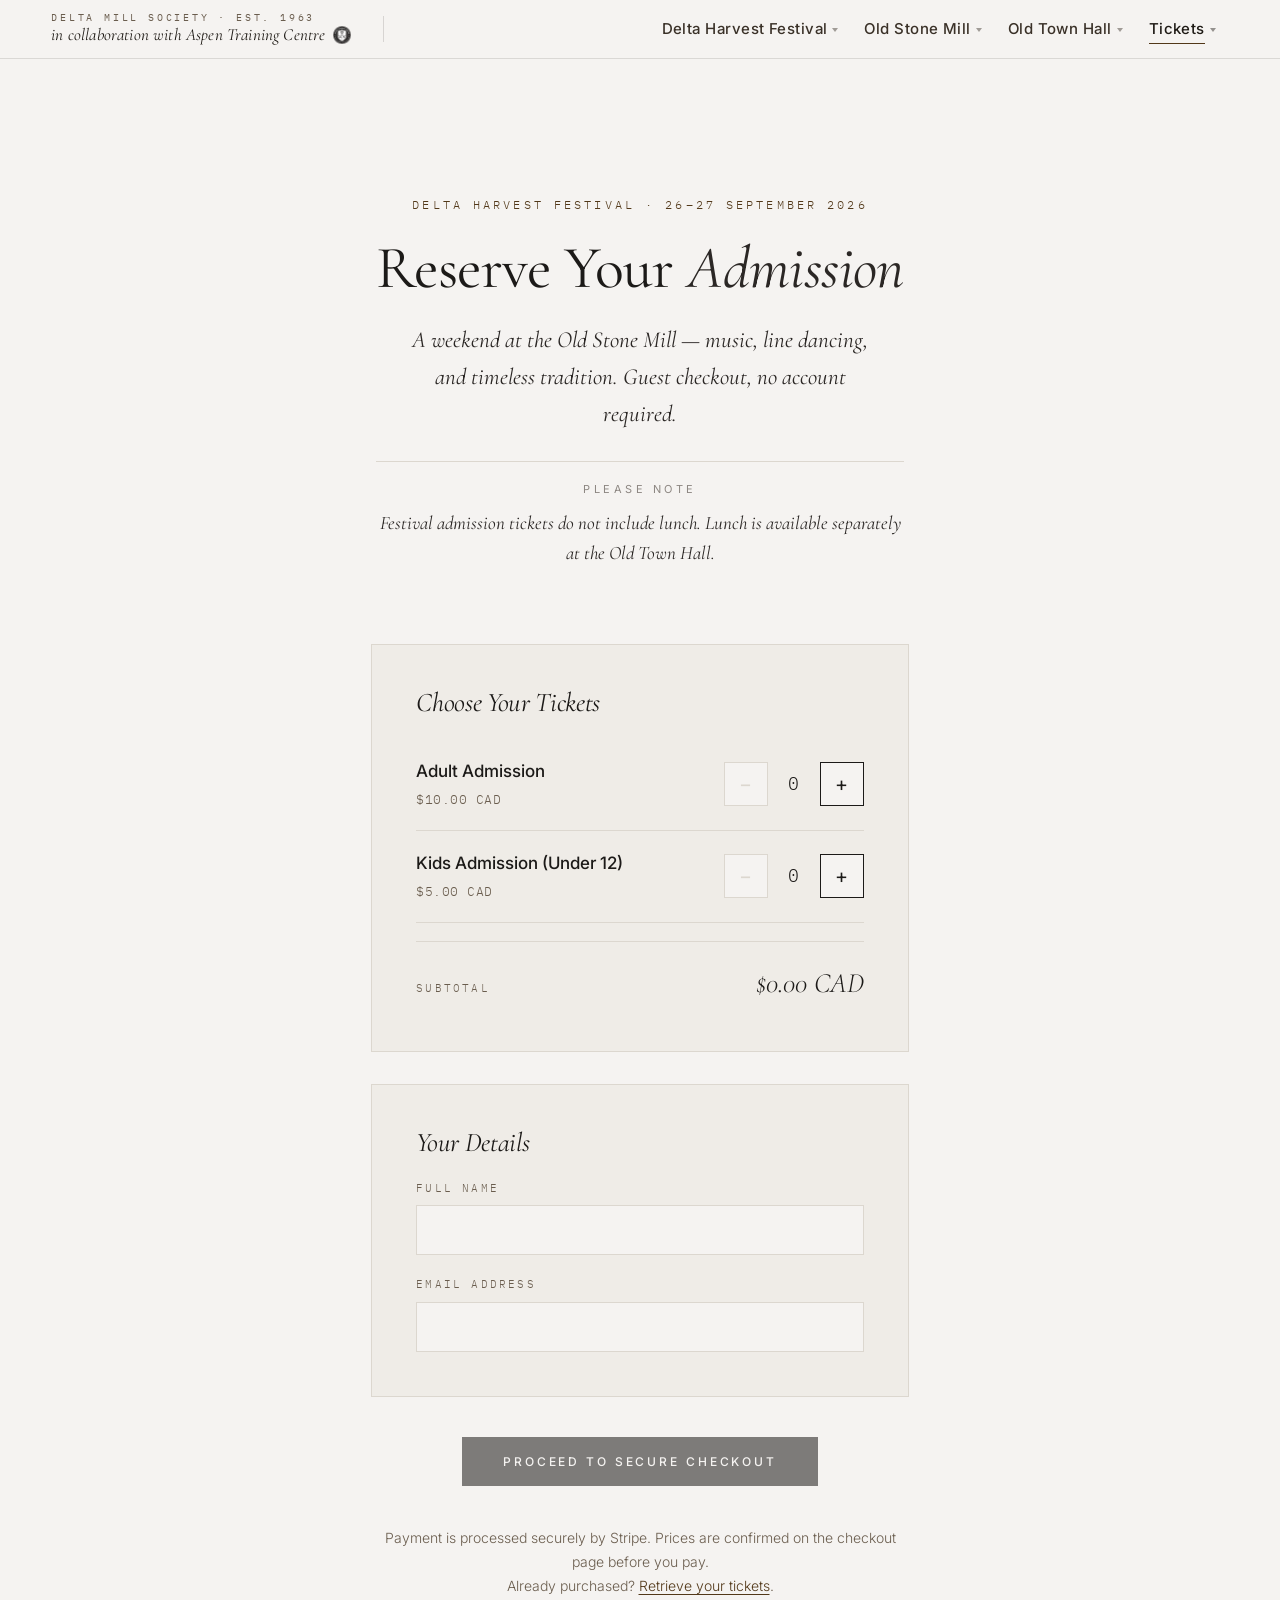
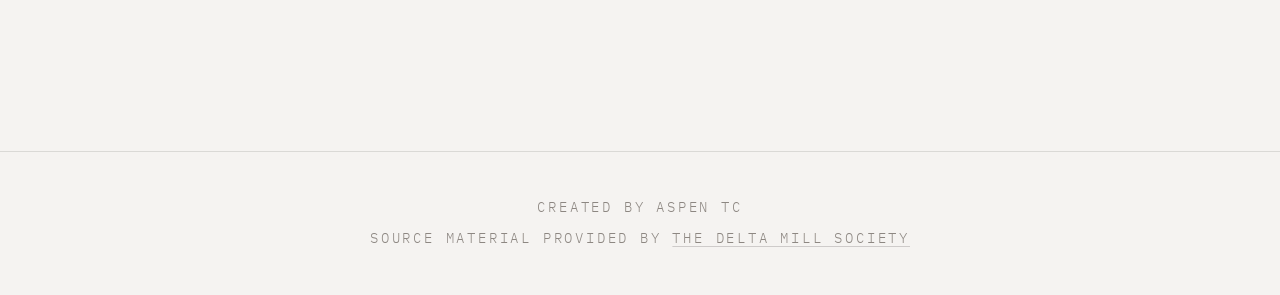
<file: tickets/index.html>
<!doctype html>
<html lang="en">
<head>
  <meta charset="utf-8" />
  <meta name="viewport" content="width=device-width, initial-scale=1" />
  <title>Tickets · Delta Harvest Festival · 26–27 September 2026</title>
  <meta name="description" content="Reserve your admission to the Delta Harvest Festival — 26–27 September 2026 at the Old Town Hall, Delta, Ontario." />

  <link rel="icon" type="image/svg+xml" href="/Favicon (1).svg" />
  <link rel="icon" type="image/png" href="/Favicon.png" />
  <link rel="shortcut icon" type="image/png" href="/Favicon.png" />
  <link rel="apple-touch-icon" href="/Favicon.png" />

  <link rel="preconnect" href="https://fonts.googleapis.com" />
  <link rel="preconnect" href="https://fonts.gstatic.com" crossorigin />
  <link href="https://fonts.googleapis.com/css2?family=Cormorant+Garamond:ital,wght@0,300;0,400;0,500;0,600;1,300;1,400;1,500&family=IBM+Plex+Mono:wght@400;500&family=Inter:wght@300;400;500&display=swap" rel="stylesheet" />

  <link rel="stylesheet" href="/styles.css" />
  <link rel="stylesheet" href="/shared-nav.css" />
  <link rel="stylesheet" href="/tickets.css" />
</head>
<body>

<nav class="hn-nav" id="hn-nav" data-active="tickets" aria-label="Heritage navigation">
  <div class="hn-inner">
    <a class="hn-brand" href="https://deltaharvestfestival.ca/index.html">
      <span class="hn-brand-org">Delta Mill Society · Est. 1963</span>
      <span class="hn-brand-name hn-brand-collab">in collaboration with Aspen Training Centre <img class="hn-brand-logo" src="/images/Aspen/aspen-logo-nav.png" alt="" width="160" height="160" loading="lazy"></span>
    </a>
    <div class="hn-sep" aria-hidden="true"></div>
    <div class="hn-menu" id="hn-menu" role="menubar">
      <div class="hn-item" data-section="festival">
        <a class="hn-link" href="/index.html" role="menuitem" aria-haspopup="true"><span>Delta Harvest Festival</span></a>
        <div class="hn-drop" role="menu" aria-label="Delta Harvest Festival sections">
          <div class="hn-drop-head">Delta Harvest Festival</div>
          <a href="/index.html#about" role="menuitem">About</a>
          <a href="/index.html#weekend" role="menuitem">Weekend Overview</a>
          <a href="/index.html#saturday" role="menuitem">Saturday Events</a>
          <a href="/index.html#sunday" role="menuitem">Sunday Events</a>
          <a href="/index.html#programme" role="menuitem">Programme</a>
          <a href="/index.html#venue" role="menuitem">Venue &amp; Map</a>
        </div>
      </div>
      <div class="hn-item" data-section="mill">
        <a class="hn-link" href="/mill-history.html" role="menuitem" aria-haspopup="true"><span>Old Stone Mill</span></a>
        <div class="hn-drop" role="menu" aria-label="Old Stone Mill sections">
          <div class="hn-drop-head">Old Stone Mill · Est. 1810</div>
          <a href="/mill-history.html" role="menuitem">Introduction</a>
          <a href="/mill-history.html#origins" role="menuitem">I. Origins</a>
          <a href="/mill-history.html#village" role="menuitem">II. The Village</a>
          <a href="/mill-history.html#maps" role="menuitem">Early Map References</a>
          <a href="/mill-history.html#milling" role="menuitem">III. Milling</a>
          <a href="/mill-history.html#preservation" role="menuitem">IV. Preservation</a>
          <a href="/mill-history.html#today" role="menuitem">V. Today</a>
          <a href="/mill-history.html#timeline" role="menuitem">Timeline</a>
          <a href="/mill-history.html#society" role="menuitem">About the Society</a>
        </div>
      </div>
      <div class="hn-item" data-section="hall">
        <a class="hn-link" href="/old-town-hall.html" role="menuitem" aria-haspopup="true"><span>Old Town Hall</span></a>
        <div class="hn-drop" role="menu" aria-label="Old Town Hall sections">
          <div class="hn-drop-head">Old Town Hall · Est. 1879</div>
          <a href="/old-town-hall.html#top" role="menuitem">Introduction</a>
          <a href="/old-town-hall.html#chap1" role="menuitem">I. The Beginning</a>
          <a href="/old-town-hall.html#chap2" role="menuitem">II. Architecture</a>
          <a href="/old-town-hall.html#chap3" role="menuitem">III. The Fire</a>
          <a href="/old-town-hall.html#chap4" role="menuitem">IV. Paws in Time</a>
          <a href="/old-town-hall.html#chap5" role="menuitem">V. Today</a>
          <a href="/old-town-hall.html#chap6" role="menuitem">VI. Timeline</a>
        </div>
      </div>
      <div class="hn-item" data-section="tickets">
        <a class="hn-link" href="/tickets/" role="menuitem" aria-haspopup="true"><span>Tickets</span></a>
        <div class="hn-drop" role="menu" aria-label="Tickets sections">
          <div class="hn-drop-head">Tickets</div>
          <a href="/tickets/" role="menuitem">Purchase Tickets</a>
          <a href="/tickets/retrieve/" role="menuitem">Retrieve My Tickets</a>
        </div>
      </div>
    </div>
    <button class="hn-burger" id="hn-burger" aria-label="Open navigation menu" aria-expanded="false" aria-controls="hn-menu">
      <span></span><span></span><span></span>
    </button>
  </div>
</nav>

<main>

<section class="tix-hero">
  <span class="tix-eyebrow reveal">Delta Harvest Festival · 26–27 September 2026</span>
  <h1 class="reveal">Reserve Your <em>Admission</em></h1>
  <p class="verse reveal">A weekend at the Old Stone Mill — music, line dancing, and timeless tradition. Guest checkout, no account required.</p>
  <div class="lunch-notice reveal">
    <span class="label">Please note</span>
    <p class="lunch-notice-text">Festival admission tickets do not include lunch. Lunch is available separately at the Old Town Hall.</p>
  </div>
</section>

<section class="tix-section">
  <form id="tix-buy-form" novalidate>
    <div class="tix-card reveal">
      <h2>Choose Your Tickets</h2>

      <div class="tix-row">
        <div class="tix-row-label">
          <span class="tix-row-name">Adult Admission</span>
          <span class="tix-row-price">$10.00 CAD</span>
        </div>
        <div class="tix-stepper">
          <button type="button" data-type="adult" data-step="-1" aria-label="Decrease adult tickets">−</button>
          <output id="tix-adult-qty" aria-label="Adult ticket quantity">0</output>
          <button type="button" data-type="adult" data-step="1" aria-label="Increase adult tickets">+</button>
        </div>
      </div>

      <div class="tix-row">
        <div class="tix-row-label">
          <span class="tix-row-name">Kids Admission (Under 12)</span>
          <span class="tix-row-price">$5.00 CAD</span>
        </div>
        <div class="tix-stepper">
          <button type="button" data-type="kids" data-step="-1" aria-label="Decrease kids tickets">−</button>
          <output id="tix-kids-qty" aria-label="Kids ticket quantity">0</output>
          <button type="button" data-type="kids" data-step="1" aria-label="Increase kids tickets">+</button>
        </div>
      </div>

      <div class="tix-summary">
        <span class="tix-summary-label">Subtotal</span>
        <span class="tix-summary-total" id="tix-subtotal">$0.00 CAD</span>
      </div>
    </div>

    <div class="tix-card reveal" style="margin-top: clamp(20px, 3vw, 32px);">
      <h2>Your Details</h2>
      <div class="tix-field">
        <label for="tix-name">Full Name</label>
        <input type="text" id="tix-name" name="name" autocomplete="name" required maxlength="200" />
      </div>
      <div class="tix-field">
        <label for="tix-email">Email Address</label>
        <input type="email" id="tix-email" name="email" autocomplete="email" required maxlength="254" />
      </div>
    </div>

    <div class="tix-submit-row">
      <button class="tix-submit" id="tix-submit" type="submit" disabled>Proceed to Secure Checkout</button>
      <p class="tix-status" id="tix-status" role="status" aria-live="polite"></p>
    </div>
  </form>

  <p class="tix-fineprint">Payment is processed securely by Stripe. Prices are confirmed on the checkout page before you pay.<br />Already purchased? <a href="/tickets/retrieve/">Retrieve your tickets</a>.</p>
</section>

</main>

<footer class="shared-footer">
  <div class="shared-footer-inner">
    <p>Created by Aspen TC</p>
    <p>Source material provided by <a href="https://www.deltamill.org/" target="_blank" rel="noopener noreferrer">the Delta Mill Society</a></p>
  </div>
</footer>

<script src="/main.js"></script>
<script src="/shared-nav.js"></script>
<script src="/tickets-buy.js"></script>
</body>
</html>
</file>
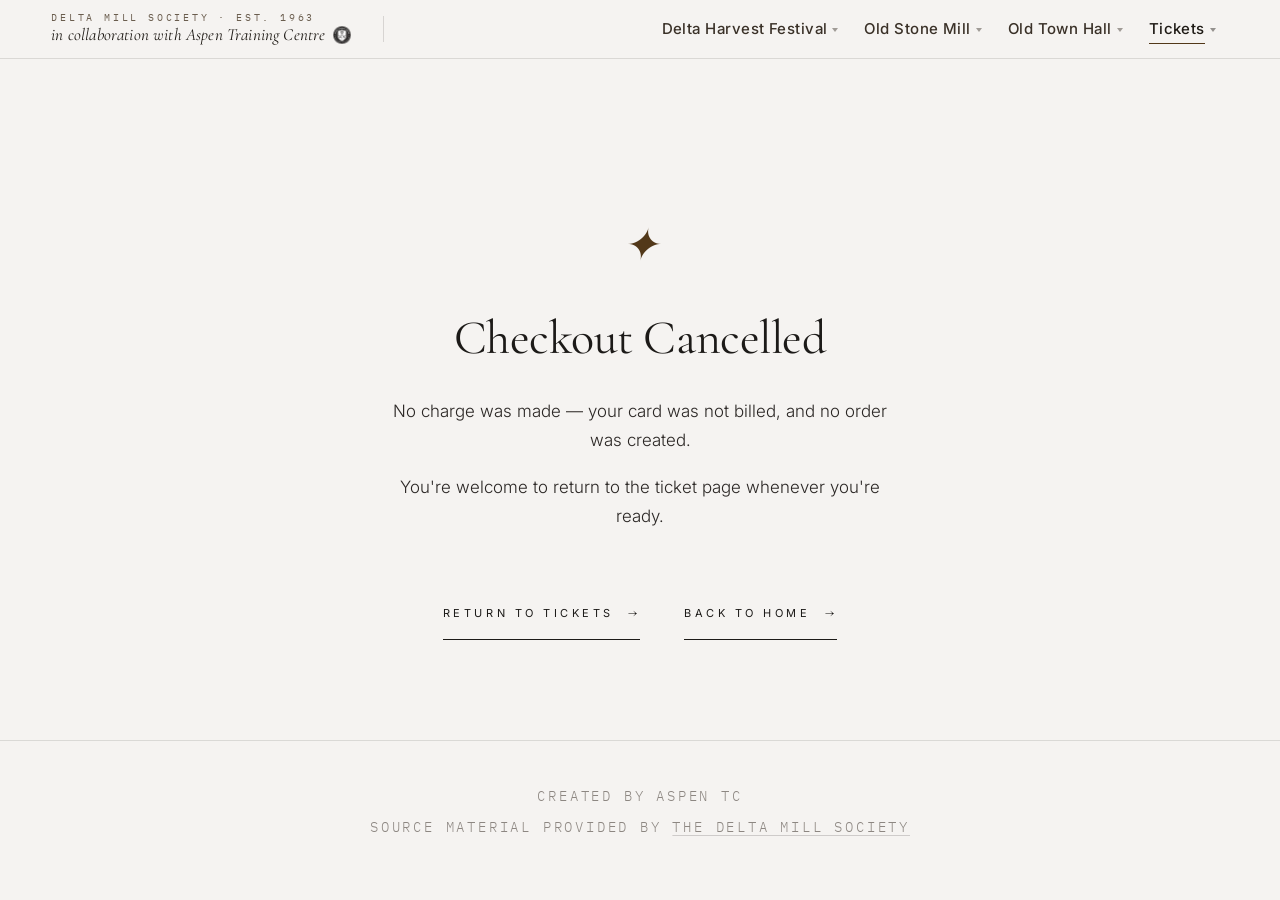
<file: tickets/cancel/index.html>
<!doctype html>
<html lang="en">
<head>
  <meta charset="utf-8" />
  <meta name="viewport" content="width=device-width, initial-scale=1" />
  <title>Checkout Cancelled · Delta Harvest Festival</title>
  <meta name="robots" content="noindex" />

  <link rel="icon" type="image/svg+xml" href="/Favicon (1).svg" />
  <link rel="icon" type="image/png" href="/Favicon.png" />
  <link rel="shortcut icon" type="image/png" href="/Favicon.png" />
  <link rel="apple-touch-icon" href="/Favicon.png" />

  <link rel="preconnect" href="https://fonts.googleapis.com" />
  <link rel="preconnect" href="https://fonts.gstatic.com" crossorigin />
  <link href="https://fonts.googleapis.com/css2?family=Cormorant+Garamond:ital,wght@0,300;0,400;0,500;0,600;1,300;1,400;1,500&family=IBM+Plex+Mono:wght@400;500&family=Inter:wght@300;400;500&display=swap" rel="stylesheet" />

  <link rel="stylesheet" href="/styles.css" />
  <link rel="stylesheet" href="/shared-nav.css" />
  <link rel="stylesheet" href="/tickets.css" />
</head>
<body>

<nav class="hn-nav" id="hn-nav" data-active="tickets" aria-label="Heritage navigation">
  <div class="hn-inner">
    <a class="hn-brand" href="https://deltaharvestfestival.ca/index.html">
      <span class="hn-brand-org">Delta Mill Society · Est. 1963</span>
      <span class="hn-brand-name hn-brand-collab">in collaboration with Aspen Training Centre <img class="hn-brand-logo" src="/images/Aspen/aspen-logo-nav.png" alt="" width="160" height="160" loading="lazy"></span>
    </a>
    <div class="hn-sep" aria-hidden="true"></div>
    <div class="hn-menu" id="hn-menu" role="menubar">
      <div class="hn-item" data-section="festival">
        <a class="hn-link" href="/index.html" role="menuitem" aria-haspopup="true"><span>Delta Harvest Festival</span></a>
        <div class="hn-drop" role="menu" aria-label="Delta Harvest Festival sections">
          <div class="hn-drop-head">Delta Harvest Festival</div>
          <a href="/index.html#about" role="menuitem">About</a>
          <a href="/index.html#weekend" role="menuitem">Weekend Overview</a>
          <a href="/index.html#saturday" role="menuitem">Saturday Events</a>
          <a href="/index.html#sunday" role="menuitem">Sunday Events</a>
          <a href="/index.html#programme" role="menuitem">Programme</a>
          <a href="/index.html#venue" role="menuitem">Venue &amp; Map</a>
        </div>
      </div>
      <div class="hn-item" data-section="mill">
        <a class="hn-link" href="/mill-history.html" role="menuitem" aria-haspopup="true"><span>Old Stone Mill</span></a>
        <div class="hn-drop" role="menu" aria-label="Old Stone Mill sections">
          <div class="hn-drop-head">Old Stone Mill · Est. 1810</div>
          <a href="/mill-history.html" role="menuitem">Introduction</a>
          <a href="/mill-history.html#origins" role="menuitem">I. Origins</a>
          <a href="/mill-history.html#village" role="menuitem">II. The Village</a>
          <a href="/mill-history.html#maps" role="menuitem">Early Map References</a>
          <a href="/mill-history.html#milling" role="menuitem">III. Milling</a>
          <a href="/mill-history.html#preservation" role="menuitem">IV. Preservation</a>
          <a href="/mill-history.html#today" role="menuitem">V. Today</a>
          <a href="/mill-history.html#timeline" role="menuitem">Timeline</a>
          <a href="/mill-history.html#society" role="menuitem">About the Society</a>
        </div>
      </div>
      <div class="hn-item" data-section="hall">
        <a class="hn-link" href="/old-town-hall.html" role="menuitem" aria-haspopup="true"><span>Old Town Hall</span></a>
        <div class="hn-drop" role="menu" aria-label="Old Town Hall sections">
          <div class="hn-drop-head">Old Town Hall · Est. 1879</div>
          <a href="/old-town-hall.html#top" role="menuitem">Introduction</a>
          <a href="/old-town-hall.html#chap1" role="menuitem">I. The Beginning</a>
          <a href="/old-town-hall.html#chap2" role="menuitem">II. Architecture</a>
          <a href="/old-town-hall.html#chap3" role="menuitem">III. The Fire</a>
          <a href="/old-town-hall.html#chap4" role="menuitem">IV. Paws in Time</a>
          <a href="/old-town-hall.html#chap5" role="menuitem">V. Today</a>
          <a href="/old-town-hall.html#chap6" role="menuitem">VI. Timeline</a>
        </div>
      </div>
      <div class="hn-item" data-section="tickets">
        <a class="hn-link" href="/tickets/" role="menuitem" aria-haspopup="true"><span>Tickets</span></a>
        <div class="hn-drop" role="menu" aria-label="Tickets sections">
          <div class="hn-drop-head">Tickets</div>
          <a href="/tickets/" role="menuitem">Purchase Tickets</a>
          <a href="/tickets/retrieve/" role="menuitem">Retrieve My Tickets</a>
        </div>
      </div>
    </div>
    <button class="hn-burger" id="hn-burger" aria-label="Open navigation menu" aria-expanded="false" aria-controls="hn-menu">
      <span></span><span></span><span></span>
    </button>
  </div>
</nav>

<main>
<section class="tix-notice">
  <span class="tix-notice-mark" aria-hidden="true">✦</span>
  <h1>Checkout Cancelled</h1>
  <p>No charge was made — your card was not billed, and no order was created.</p>
  <p>You're welcome to return to the ticket page whenever you're ready.</p>
  <div class="tix-btn-row">
    <a class="btn" href="/tickets/">Return to Tickets <span class="arr">→</span></a>
    <a class="btn" href="/index.html">Back to Home <span class="arr">→</span></a>
  </div>
</section>
</main>

<footer class="shared-footer">
  <div class="shared-footer-inner">
    <p>Created by Aspen TC</p>
    <p>Source material provided by <a href="https://www.deltamill.org/" target="_blank" rel="noopener noreferrer">the Delta Mill Society</a></p>
  </div>
</footer>

<script src="/main.js"></script>
<script src="/shared-nav.js"></script>
</body>
</html>
</file>
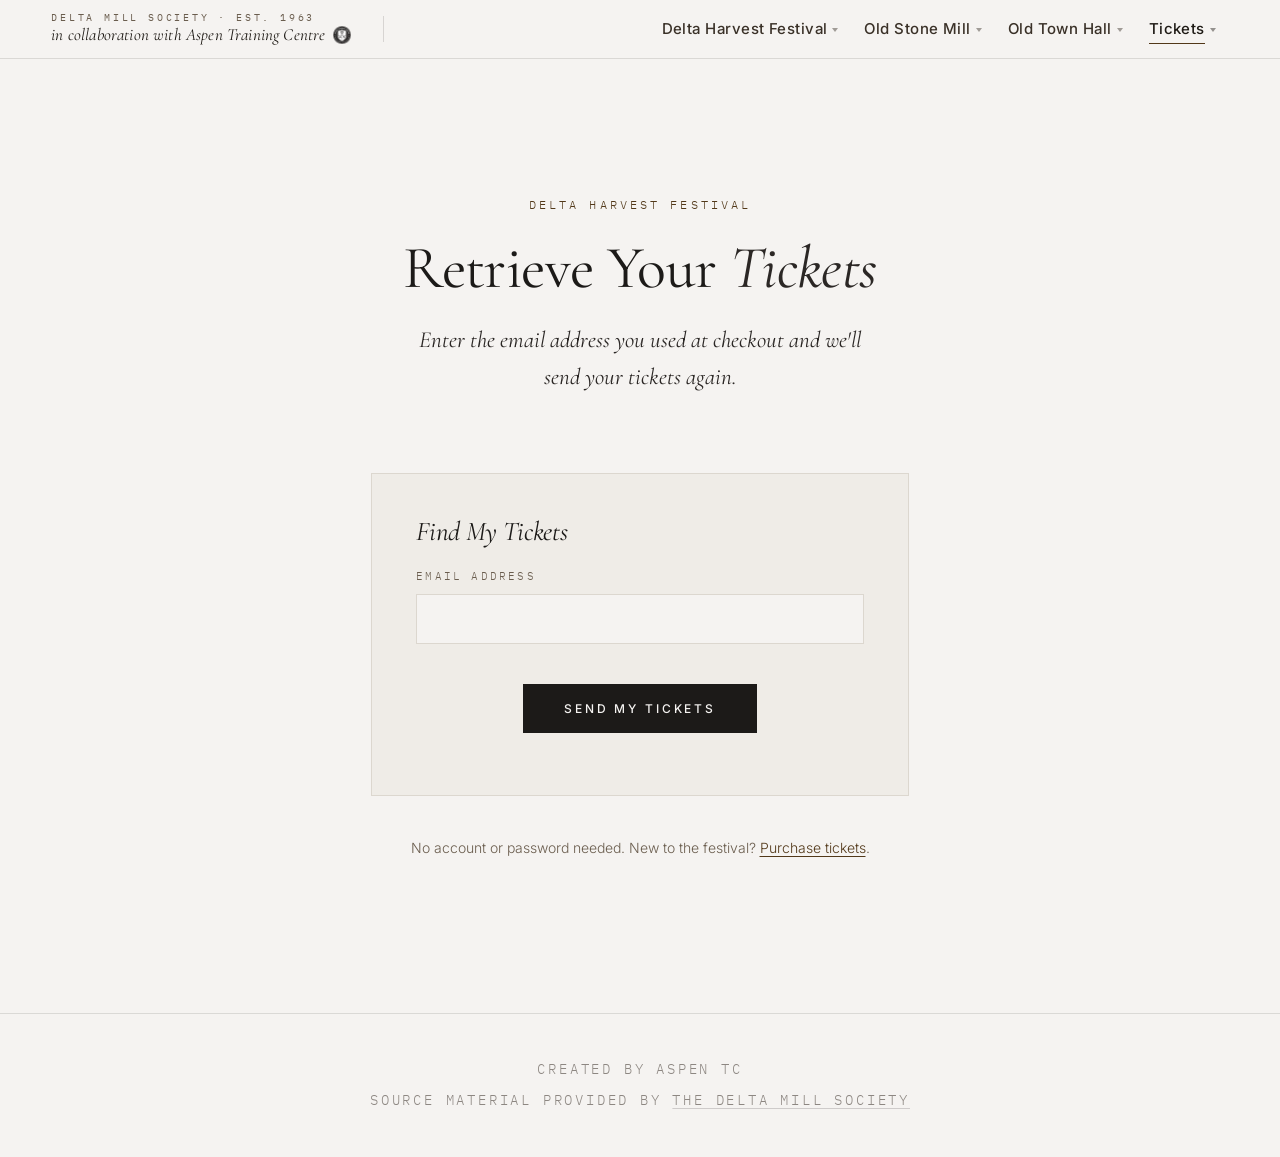
<file: tickets/retrieve/index.html>
<!doctype html>
<html lang="en">
<head>
  <meta charset="utf-8" />
  <meta name="viewport" content="width=device-width, initial-scale=1" />
  <title>Retrieve Your Tickets · Delta Harvest Festival</title>
  <meta name="description" content="Forgot your Delta Harvest Festival tickets? Enter your email to have them resent." />

  <link rel="icon" type="image/svg+xml" href="/Favicon (1).svg" />
  <link rel="icon" type="image/png" href="/Favicon.png" />
  <link rel="shortcut icon" type="image/png" href="/Favicon.png" />
  <link rel="apple-touch-icon" href="/Favicon.png" />

  <link rel="preconnect" href="https://fonts.googleapis.com" />
  <link rel="preconnect" href="https://fonts.gstatic.com" crossorigin />
  <link href="https://fonts.googleapis.com/css2?family=Cormorant+Garamond:ital,wght@0,300;0,400;0,500;0,600;1,300;1,400;1,500&family=IBM+Plex+Mono:wght@400;500&family=Inter:wght@300;400;500&display=swap" rel="stylesheet" />

  <link rel="stylesheet" href="/styles.css" />
  <link rel="stylesheet" href="/shared-nav.css" />
  <link rel="stylesheet" href="/tickets.css" />
</head>
<body>

<nav class="hn-nav" id="hn-nav" data-active="tickets" aria-label="Heritage navigation">
  <div class="hn-inner">
    <a class="hn-brand" href="https://deltaharvestfestival.ca/index.html">
      <span class="hn-brand-org">Delta Mill Society · Est. 1963</span>
      <span class="hn-brand-name hn-brand-collab">in collaboration with Aspen Training Centre <img class="hn-brand-logo" src="/images/Aspen/aspen-logo-nav.png" alt="" width="160" height="160" loading="lazy"></span>
    </a>
    <div class="hn-sep" aria-hidden="true"></div>
    <div class="hn-menu" id="hn-menu" role="menubar">
      <div class="hn-item" data-section="festival">
        <a class="hn-link" href="/index.html" role="menuitem" aria-haspopup="true"><span>Delta Harvest Festival</span></a>
        <div class="hn-drop" role="menu" aria-label="Delta Harvest Festival sections">
          <div class="hn-drop-head">Delta Harvest Festival</div>
          <a href="/index.html#about" role="menuitem">About</a>
          <a href="/index.html#weekend" role="menuitem">Weekend Overview</a>
          <a href="/index.html#saturday" role="menuitem">Saturday Events</a>
          <a href="/index.html#sunday" role="menuitem">Sunday Events</a>
          <a href="/index.html#programme" role="menuitem">Programme</a>
          <a href="/index.html#venue" role="menuitem">Venue &amp; Map</a>
        </div>
      </div>
      <div class="hn-item" data-section="mill">
        <a class="hn-link" href="/mill-history.html" role="menuitem" aria-haspopup="true"><span>Old Stone Mill</span></a>
        <div class="hn-drop" role="menu" aria-label="Old Stone Mill sections">
          <div class="hn-drop-head">Old Stone Mill · Est. 1810</div>
          <a href="/mill-history.html" role="menuitem">Introduction</a>
          <a href="/mill-history.html#origins" role="menuitem">I. Origins</a>
          <a href="/mill-history.html#village" role="menuitem">II. The Village</a>
          <a href="/mill-history.html#maps" role="menuitem">Early Map References</a>
          <a href="/mill-history.html#milling" role="menuitem">III. Milling</a>
          <a href="/mill-history.html#preservation" role="menuitem">IV. Preservation</a>
          <a href="/mill-history.html#today" role="menuitem">V. Today</a>
          <a href="/mill-history.html#timeline" role="menuitem">Timeline</a>
          <a href="/mill-history.html#society" role="menuitem">About the Society</a>
        </div>
      </div>
      <div class="hn-item" data-section="hall">
        <a class="hn-link" href="/old-town-hall.html" role="menuitem" aria-haspopup="true"><span>Old Town Hall</span></a>
        <div class="hn-drop" role="menu" aria-label="Old Town Hall sections">
          <div class="hn-drop-head">Old Town Hall · Est. 1879</div>
          <a href="/old-town-hall.html#top" role="menuitem">Introduction</a>
          <a href="/old-town-hall.html#chap1" role="menuitem">I. The Beginning</a>
          <a href="/old-town-hall.html#chap2" role="menuitem">II. Architecture</a>
          <a href="/old-town-hall.html#chap3" role="menuitem">III. The Fire</a>
          <a href="/old-town-hall.html#chap4" role="menuitem">IV. Paws in Time</a>
          <a href="/old-town-hall.html#chap5" role="menuitem">V. Today</a>
          <a href="/old-town-hall.html#chap6" role="menuitem">VI. Timeline</a>
        </div>
      </div>
      <div class="hn-item" data-section="tickets">
        <a class="hn-link" href="/tickets/" role="menuitem" aria-haspopup="true"><span>Tickets</span></a>
        <div class="hn-drop" role="menu" aria-label="Tickets sections">
          <div class="hn-drop-head">Tickets</div>
          <a href="/tickets/" role="menuitem">Purchase Tickets</a>
          <a href="/tickets/retrieve/" role="menuitem">Retrieve My Tickets</a>
        </div>
      </div>
    </div>
    <button class="hn-burger" id="hn-burger" aria-label="Open navigation menu" aria-expanded="false" aria-controls="hn-menu">
      <span></span><span></span><span></span>
    </button>
  </div>
</nav>

<main>

<section class="tix-hero">
  <span class="tix-eyebrow reveal">Delta Harvest Festival</span>
  <h1 class="reveal">Retrieve Your <em>Tickets</em></h1>
  <p class="verse reveal">Enter the email address you used at checkout and we'll send your tickets again.</p>
</section>

<section class="tix-section">
  <form class="tix-card reveal" id="tix-retrieve-form" novalidate>
    <h2>Find My Tickets</h2>
    <div class="tix-field">
      <label for="tix-retrieve-email">Email Address</label>
      <input type="email" id="tix-retrieve-email" name="email" autocomplete="email" required maxlength="254" />
    </div>
    <div class="tix-submit-row">
      <button class="tix-submit" id="tix-retrieve-submit" type="submit">Send My Tickets</button>
      <p class="tix-status" id="tix-retrieve-status" role="status" aria-live="polite"></p>
    </div>
  </form>

  <p class="tix-fineprint">No account or password needed. New to the festival? <a href="/tickets/">Purchase tickets</a>.</p>
</section>

</main>

<footer class="shared-footer">
  <div class="shared-footer-inner">
    <p>Created by Aspen TC</p>
    <p>Source material provided by <a href="https://www.deltamill.org/" target="_blank" rel="noopener noreferrer">the Delta Mill Society</a></p>
  </div>
</footer>

<script src="/main.js"></script>
<script src="/shared-nav.js"></script>
<script src="/tickets-retrieve.js"></script>
</body>
</html>
</file>
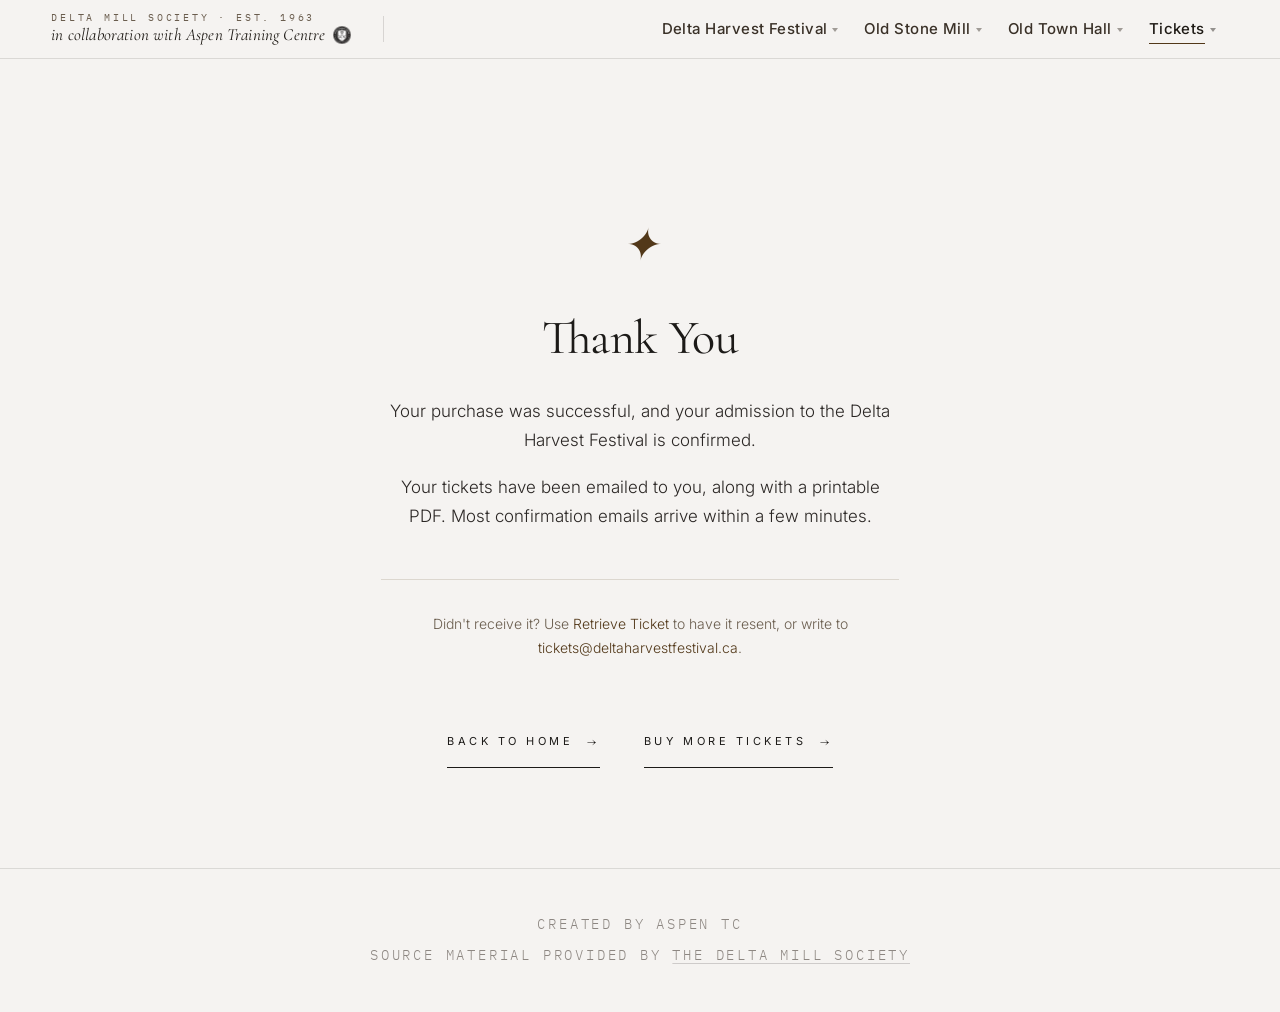
<file: tickets/success/index.html>
<!doctype html>
<html lang="en">
<head>
  <meta charset="utf-8" />
  <meta name="viewport" content="width=device-width, initial-scale=1" />
  <title>Thank You · Delta Harvest Festival</title>
  <meta name="robots" content="noindex" />

  <link rel="icon" type="image/svg+xml" href="/Favicon (1).svg" />
  <link rel="icon" type="image/png" href="/Favicon.png" />
  <link rel="shortcut icon" type="image/png" href="/Favicon.png" />
  <link rel="apple-touch-icon" href="/Favicon.png" />

  <link rel="preconnect" href="https://fonts.googleapis.com" />
  <link rel="preconnect" href="https://fonts.gstatic.com" crossorigin />
  <link href="https://fonts.googleapis.com/css2?family=Cormorant+Garamond:ital,wght@0,300;0,400;0,500;0,600;1,300;1,400;1,500&family=IBM+Plex+Mono:wght@400;500&family=Inter:wght@300;400;500&display=swap" rel="stylesheet" />

  <link rel="stylesheet" href="/styles.css" />
  <link rel="stylesheet" href="/shared-nav.css" />
  <link rel="stylesheet" href="/tickets.css" />
</head>
<body>

<nav class="hn-nav" id="hn-nav" data-active="tickets" aria-label="Heritage navigation">
  <div class="hn-inner">
    <a class="hn-brand" href="https://deltaharvestfestival.ca/index.html">
      <span class="hn-brand-org">Delta Mill Society · Est. 1963</span>
      <span class="hn-brand-name hn-brand-collab">in collaboration with Aspen Training Centre <img class="hn-brand-logo" src="/images/Aspen/aspen-logo-nav.png" alt="" width="160" height="160" loading="lazy"></span>
    </a>
    <div class="hn-sep" aria-hidden="true"></div>
    <div class="hn-menu" id="hn-menu" role="menubar">
      <div class="hn-item" data-section="festival">
        <a class="hn-link" href="/index.html" role="menuitem" aria-haspopup="true"><span>Delta Harvest Festival</span></a>
        <div class="hn-drop" role="menu" aria-label="Delta Harvest Festival sections">
          <div class="hn-drop-head">Delta Harvest Festival</div>
          <a href="/index.html#about" role="menuitem">About</a>
          <a href="/index.html#weekend" role="menuitem">Weekend Overview</a>
          <a href="/index.html#saturday" role="menuitem">Saturday Events</a>
          <a href="/index.html#sunday" role="menuitem">Sunday Events</a>
          <a href="/index.html#programme" role="menuitem">Programme</a>
          <a href="/index.html#venue" role="menuitem">Venue &amp; Map</a>
        </div>
      </div>
      <div class="hn-item" data-section="mill">
        <a class="hn-link" href="/mill-history.html" role="menuitem" aria-haspopup="true"><span>Old Stone Mill</span></a>
        <div class="hn-drop" role="menu" aria-label="Old Stone Mill sections">
          <div class="hn-drop-head">Old Stone Mill · Est. 1810</div>
          <a href="/mill-history.html" role="menuitem">Introduction</a>
          <a href="/mill-history.html#origins" role="menuitem">I. Origins</a>
          <a href="/mill-history.html#village" role="menuitem">II. The Village</a>
          <a href="/mill-history.html#maps" role="menuitem">Early Map References</a>
          <a href="/mill-history.html#milling" role="menuitem">III. Milling</a>
          <a href="/mill-history.html#preservation" role="menuitem">IV. Preservation</a>
          <a href="/mill-history.html#today" role="menuitem">V. Today</a>
          <a href="/mill-history.html#timeline" role="menuitem">Timeline</a>
          <a href="/mill-history.html#society" role="menuitem">About the Society</a>
        </div>
      </div>
      <div class="hn-item" data-section="hall">
        <a class="hn-link" href="/old-town-hall.html" role="menuitem" aria-haspopup="true"><span>Old Town Hall</span></a>
        <div class="hn-drop" role="menu" aria-label="Old Town Hall sections">
          <div class="hn-drop-head">Old Town Hall · Est. 1879</div>
          <a href="/old-town-hall.html#top" role="menuitem">Introduction</a>
          <a href="/old-town-hall.html#chap1" role="menuitem">I. The Beginning</a>
          <a href="/old-town-hall.html#chap2" role="menuitem">II. Architecture</a>
          <a href="/old-town-hall.html#chap3" role="menuitem">III. The Fire</a>
          <a href="/old-town-hall.html#chap4" role="menuitem">IV. Paws in Time</a>
          <a href="/old-town-hall.html#chap5" role="menuitem">V. Today</a>
          <a href="/old-town-hall.html#chap6" role="menuitem">VI. Timeline</a>
        </div>
      </div>
      <div class="hn-item" data-section="tickets">
        <a class="hn-link" href="/tickets/" role="menuitem" aria-haspopup="true"><span>Tickets</span></a>
        <div class="hn-drop" role="menu" aria-label="Tickets sections">
          <div class="hn-drop-head">Tickets</div>
          <a href="/tickets/" role="menuitem">Purchase Tickets</a>
          <a href="/tickets/retrieve/" role="menuitem">Retrieve My Tickets</a>
        </div>
      </div>
    </div>
    <button class="hn-burger" id="hn-burger" aria-label="Open navigation menu" aria-expanded="false" aria-controls="hn-menu">
      <span></span><span></span><span></span>
    </button>
  </div>
</nav>

<main>
<section class="tix-notice">
  <span class="tix-notice-mark" aria-hidden="true">✦</span>
  <h1>Thank You</h1>
  <p>Your purchase was successful, and your admission to the Delta Harvest Festival is confirmed.</p>
  <p>Your tickets have been emailed to you, along with a printable PDF. Most confirmation emails arrive within a few minutes.</p>
  <div class="tix-help">
    Didn't receive it? Use <a href="/tickets/retrieve/">Retrieve Ticket</a> to have it resent, or write to
    <a href="mailto:tickets@deltaharvestfestival.ca">tickets@deltaharvestfestival.ca</a>.
  </div>
  <div class="tix-btn-row">
    <a class="btn" href="/index.html">Back to Home <span class="arr">→</span></a>
    <a class="btn" href="/tickets/">Buy More Tickets <span class="arr">→</span></a>
  </div>
</section>
</main>

<footer class="shared-footer">
  <div class="shared-footer-inner">
    <p>Created by Aspen TC</p>
    <p>Source material provided by <a href="https://www.deltamill.org/" target="_blank" rel="noopener noreferrer">the Delta Mill Society</a></p>
  </div>
</footer>

<script src="/main.js"></script>
<script src="/shared-nav.js"></script>
</body>
</html>
</file>
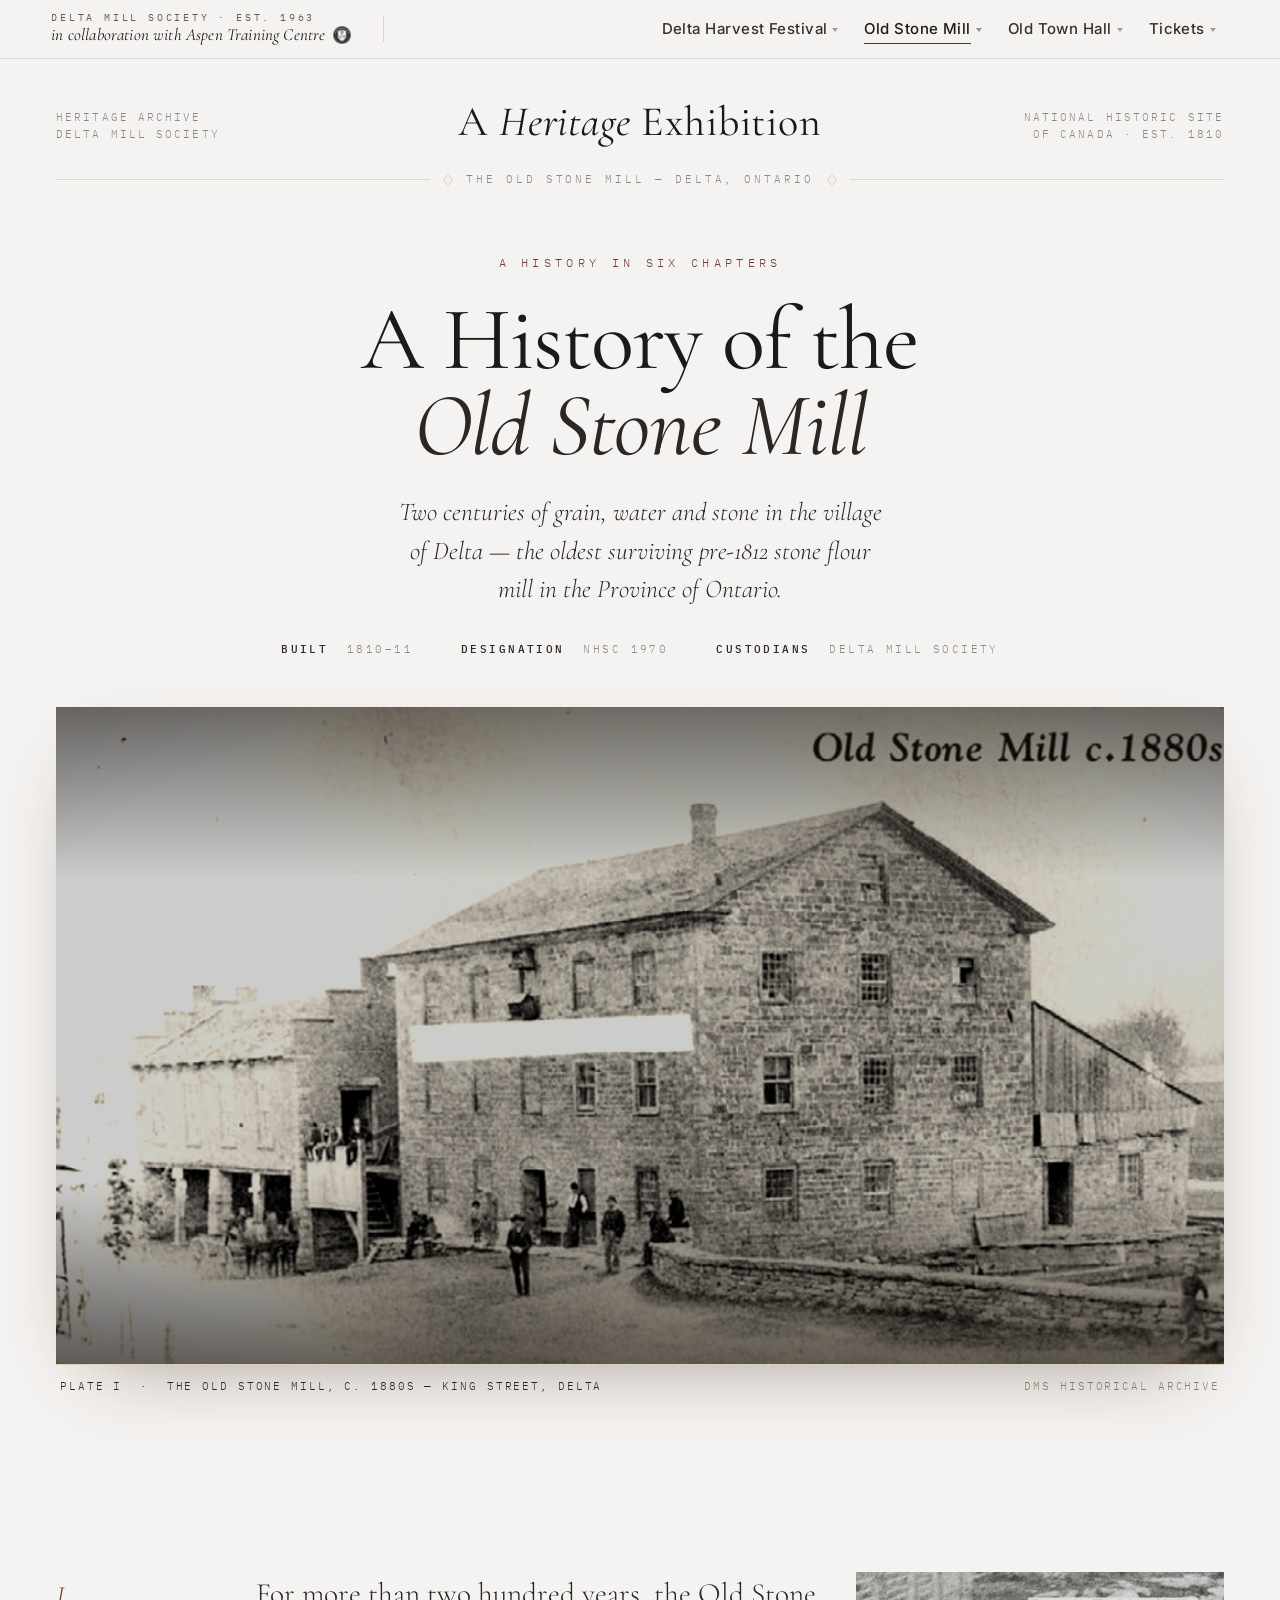
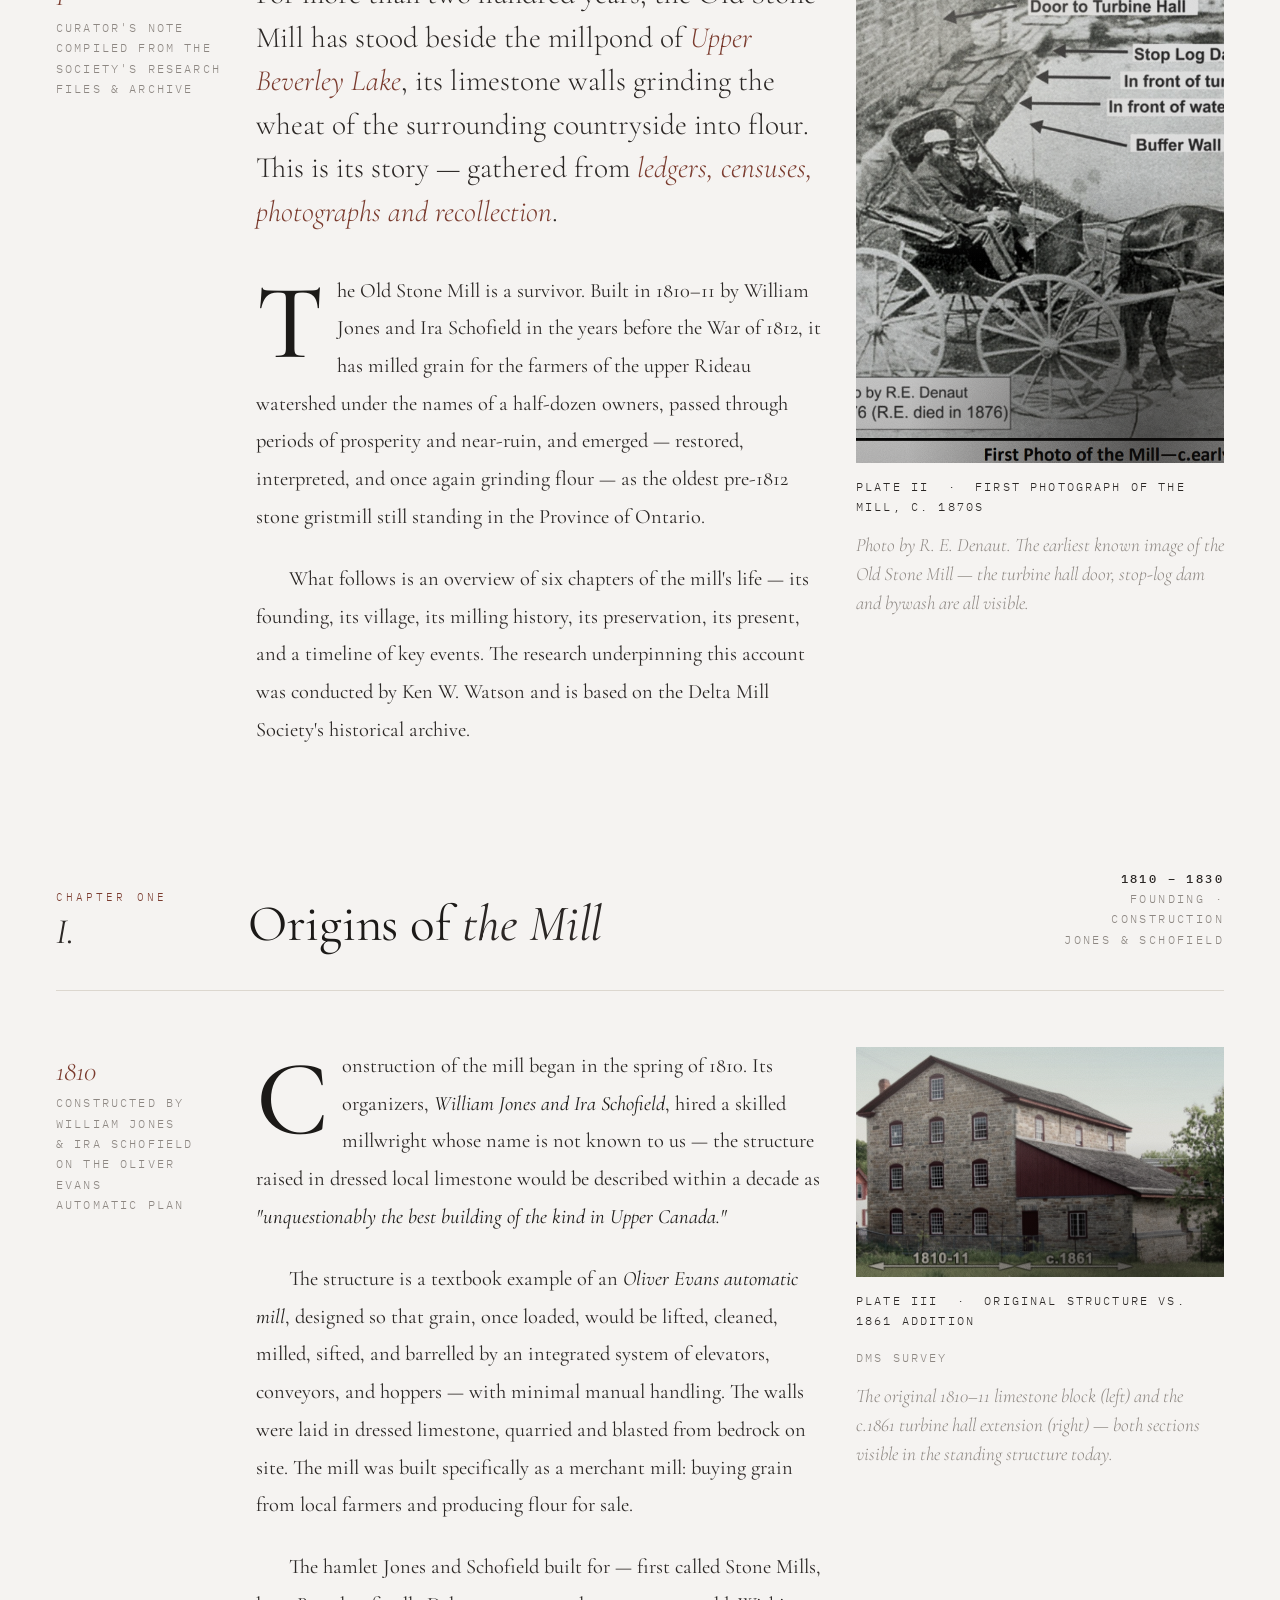
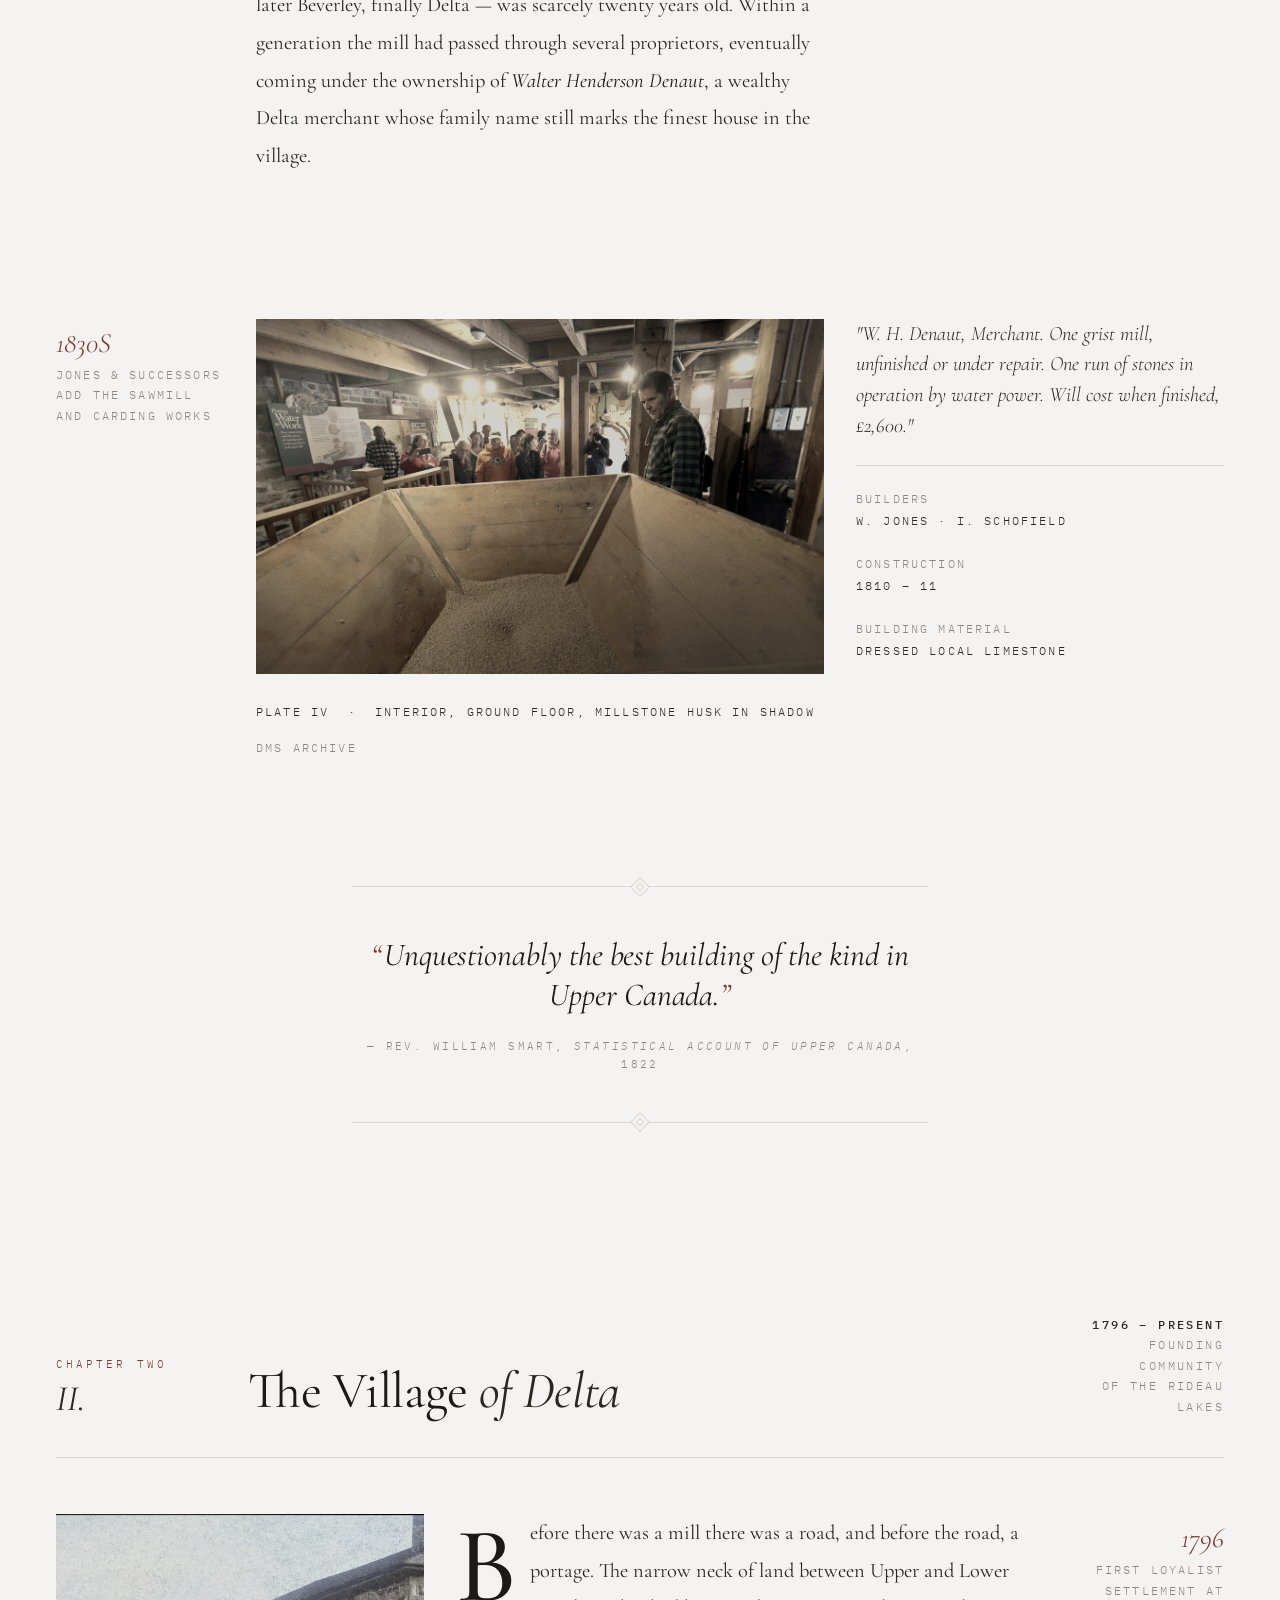
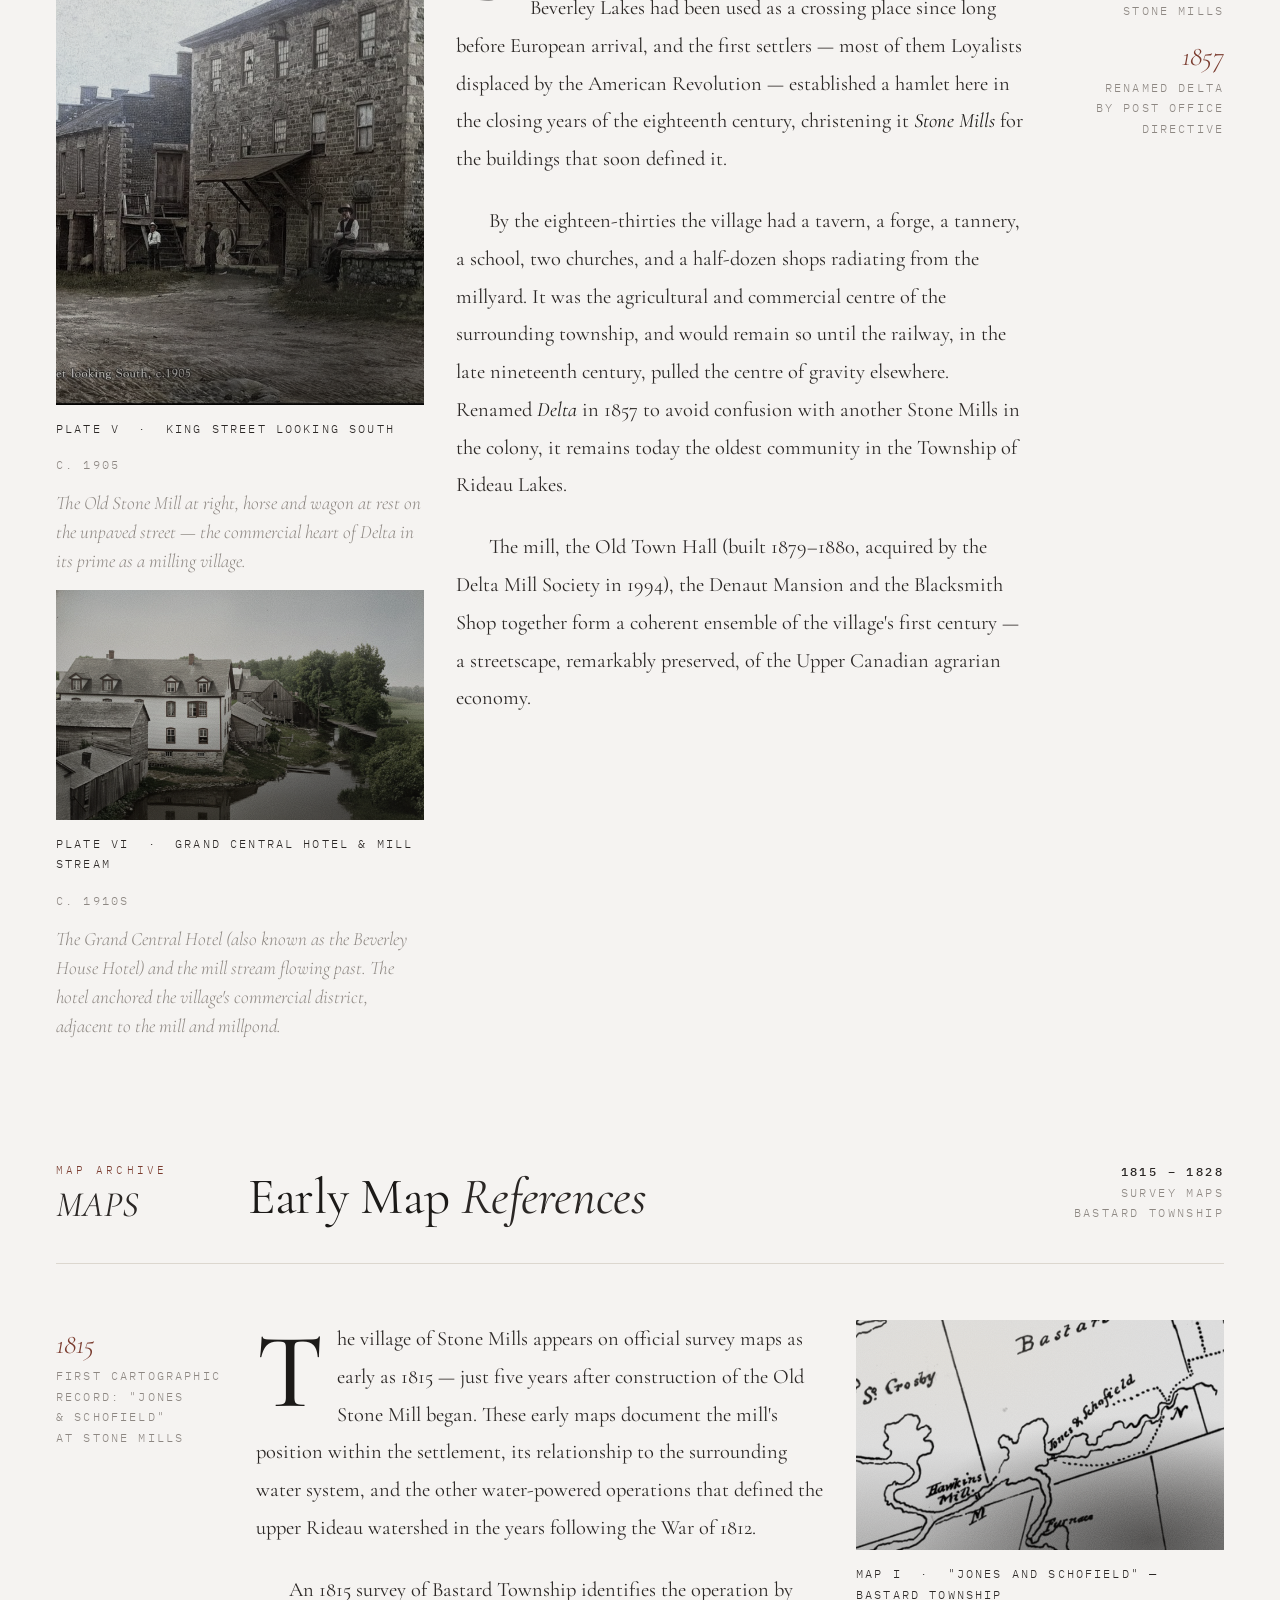
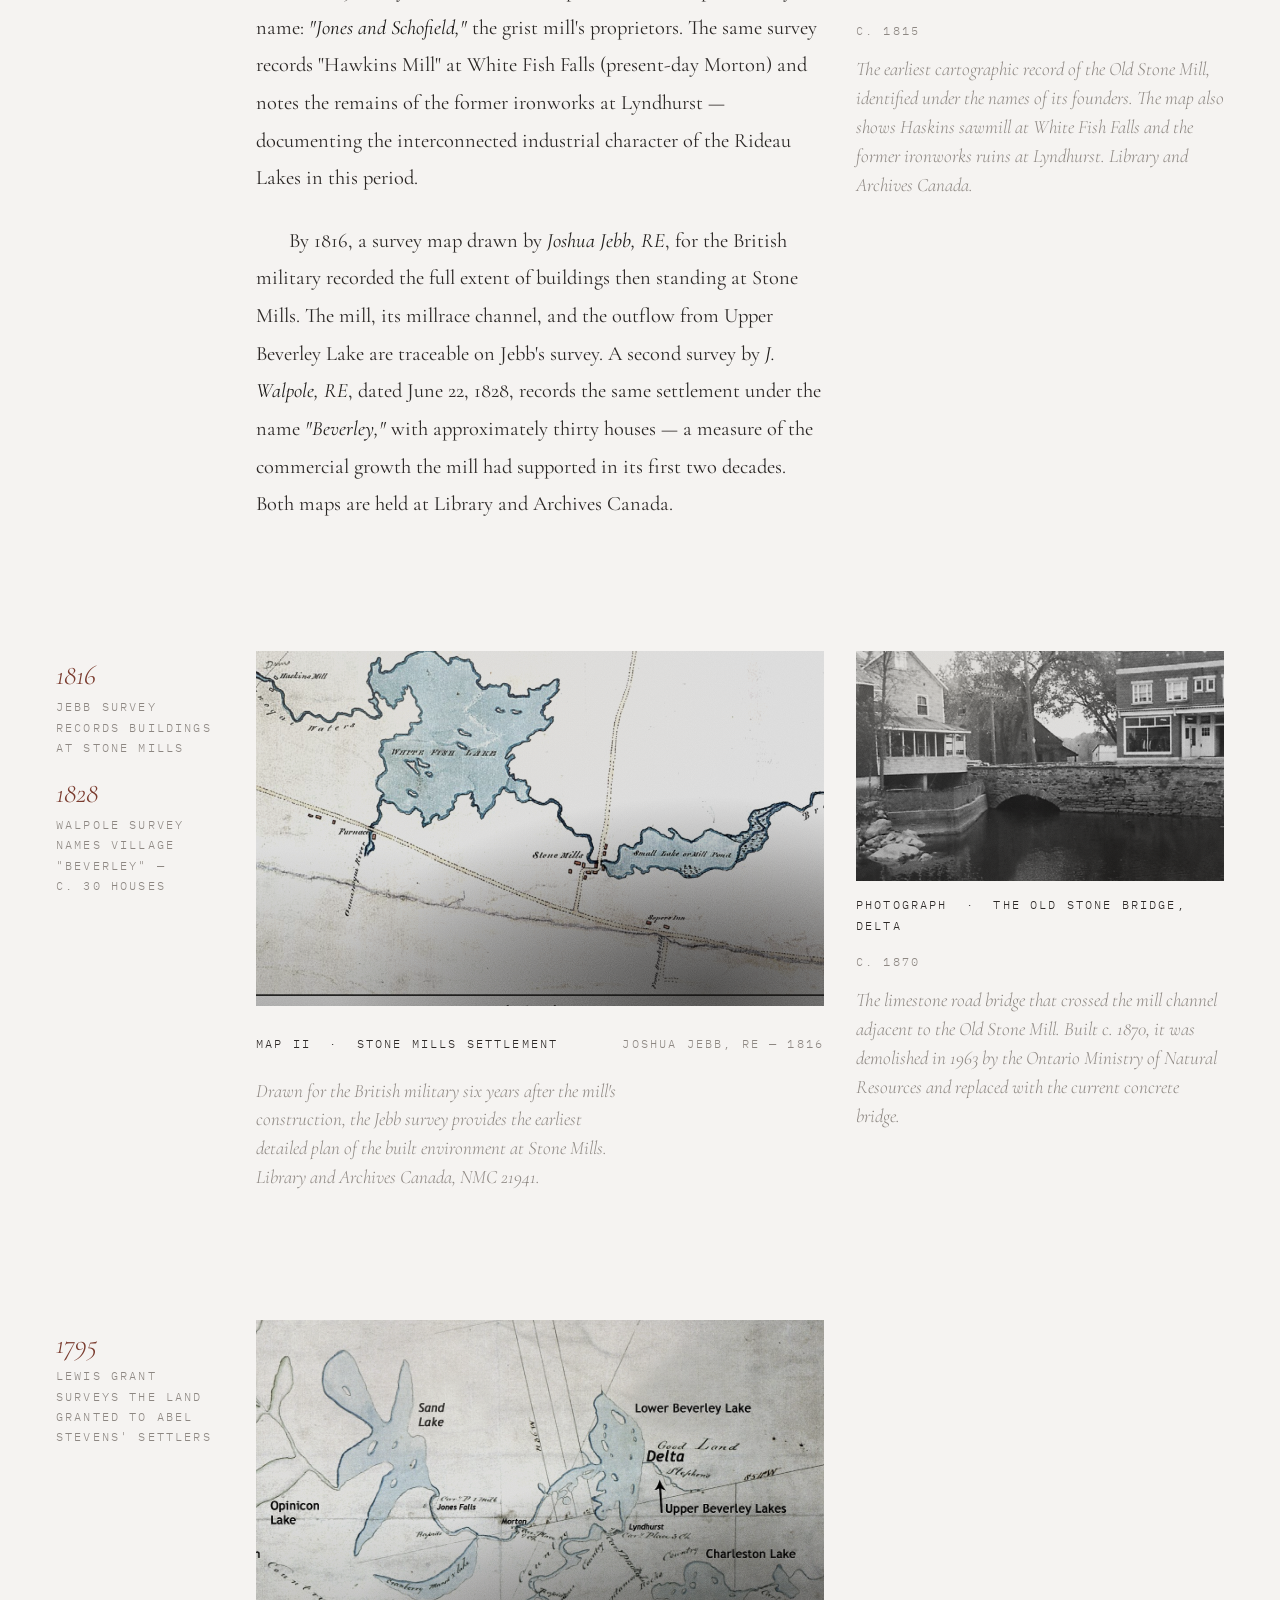
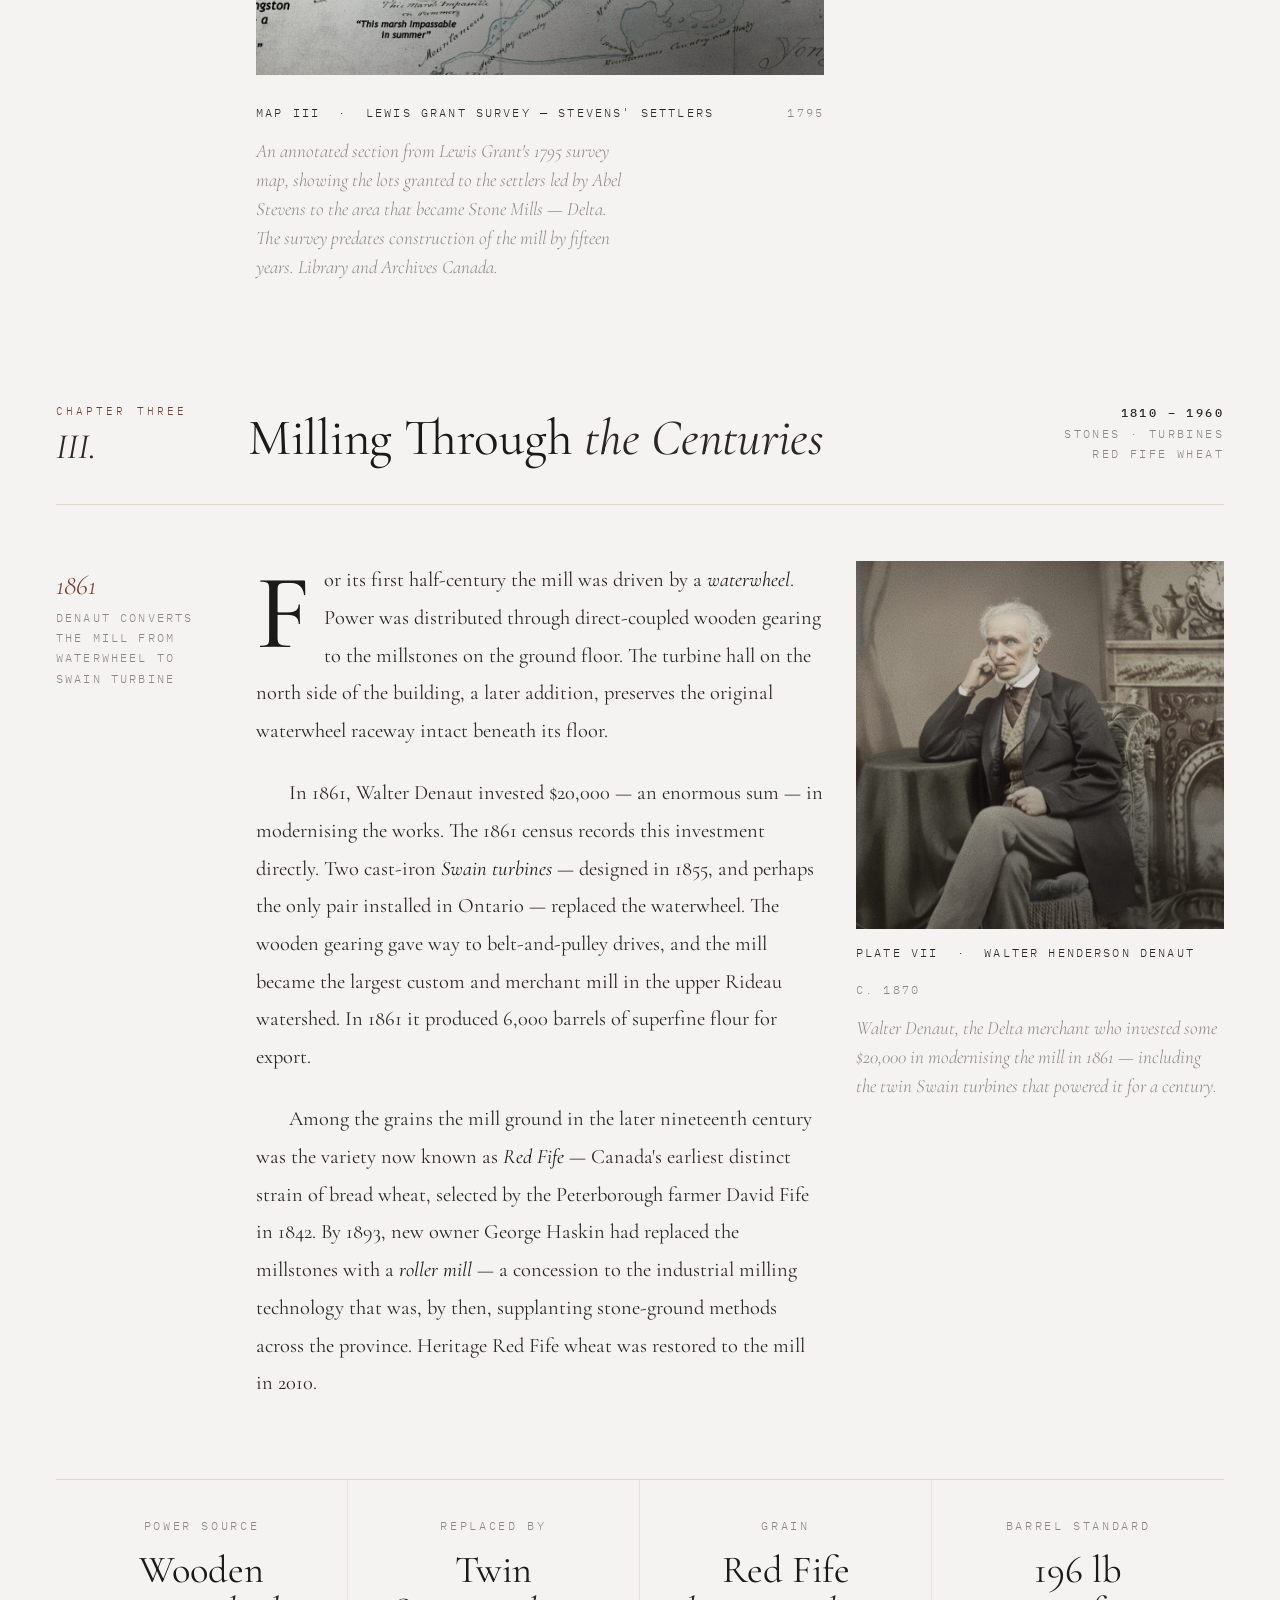
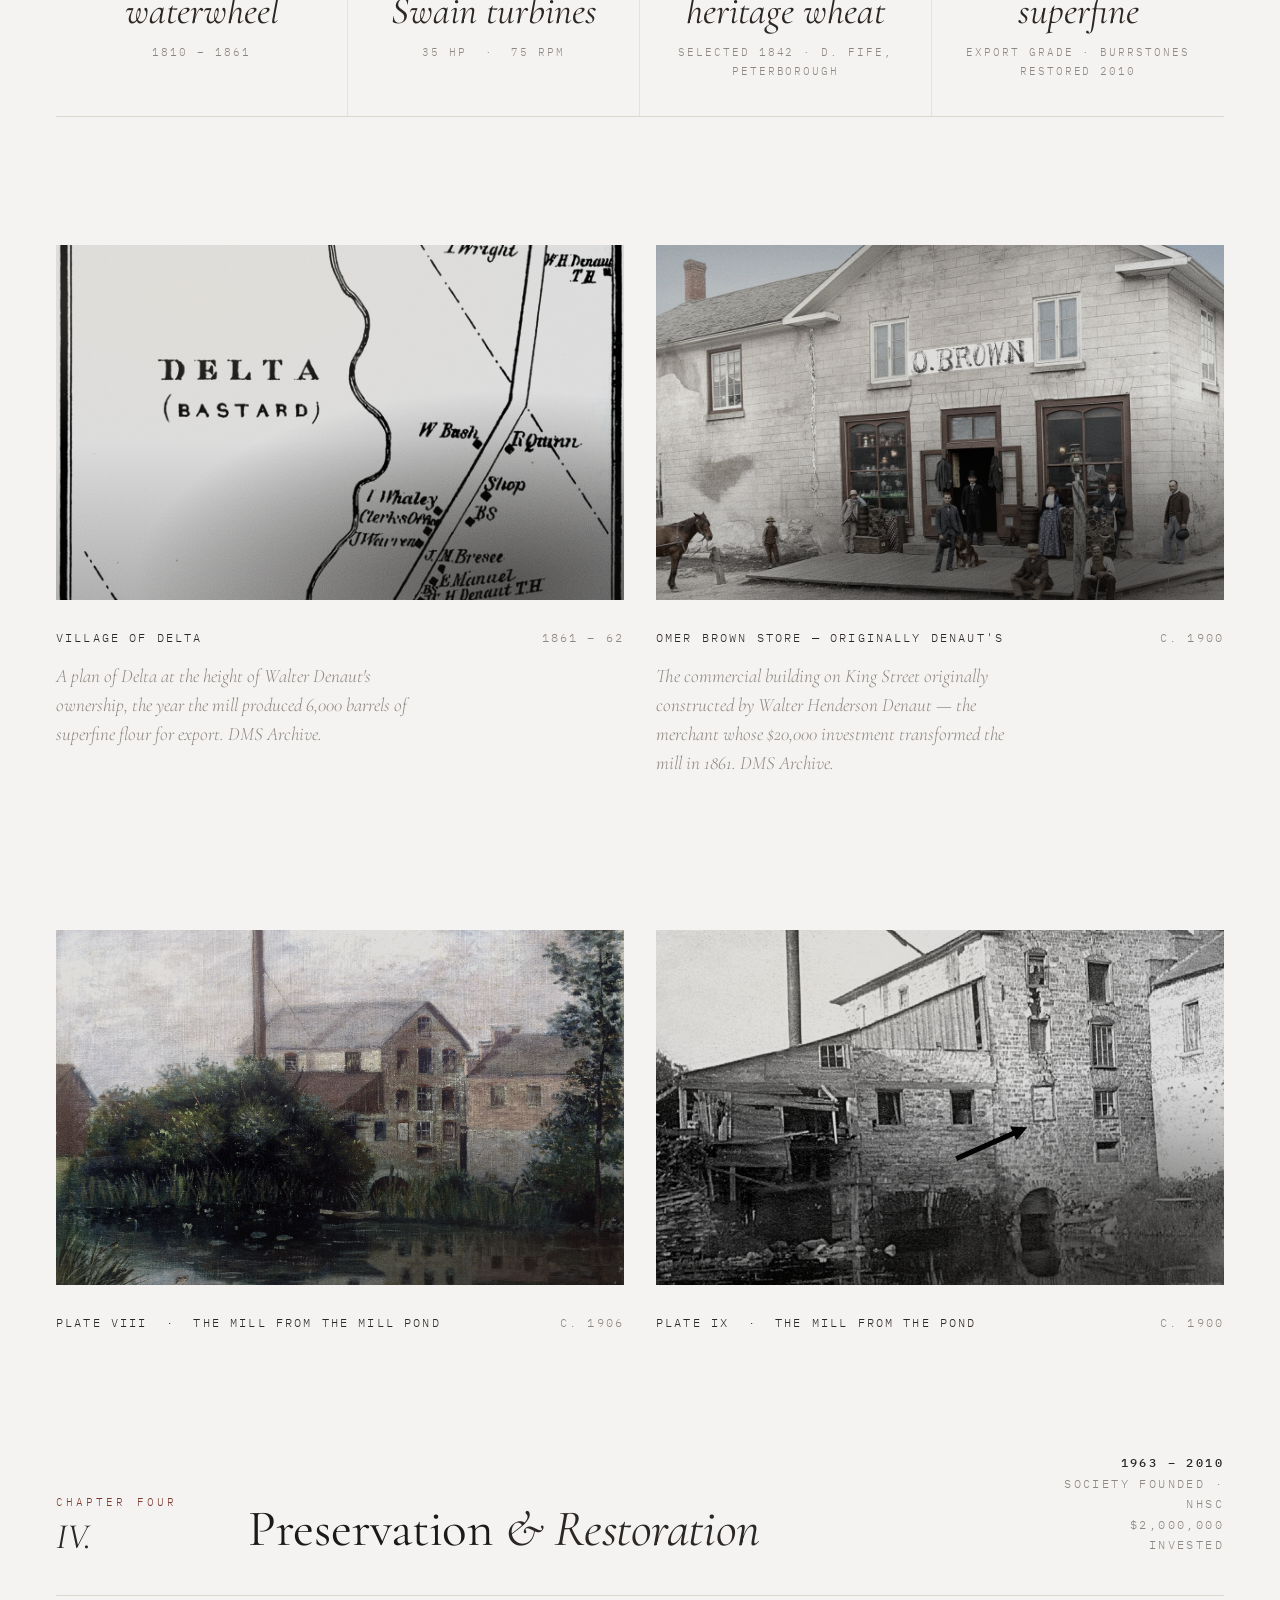
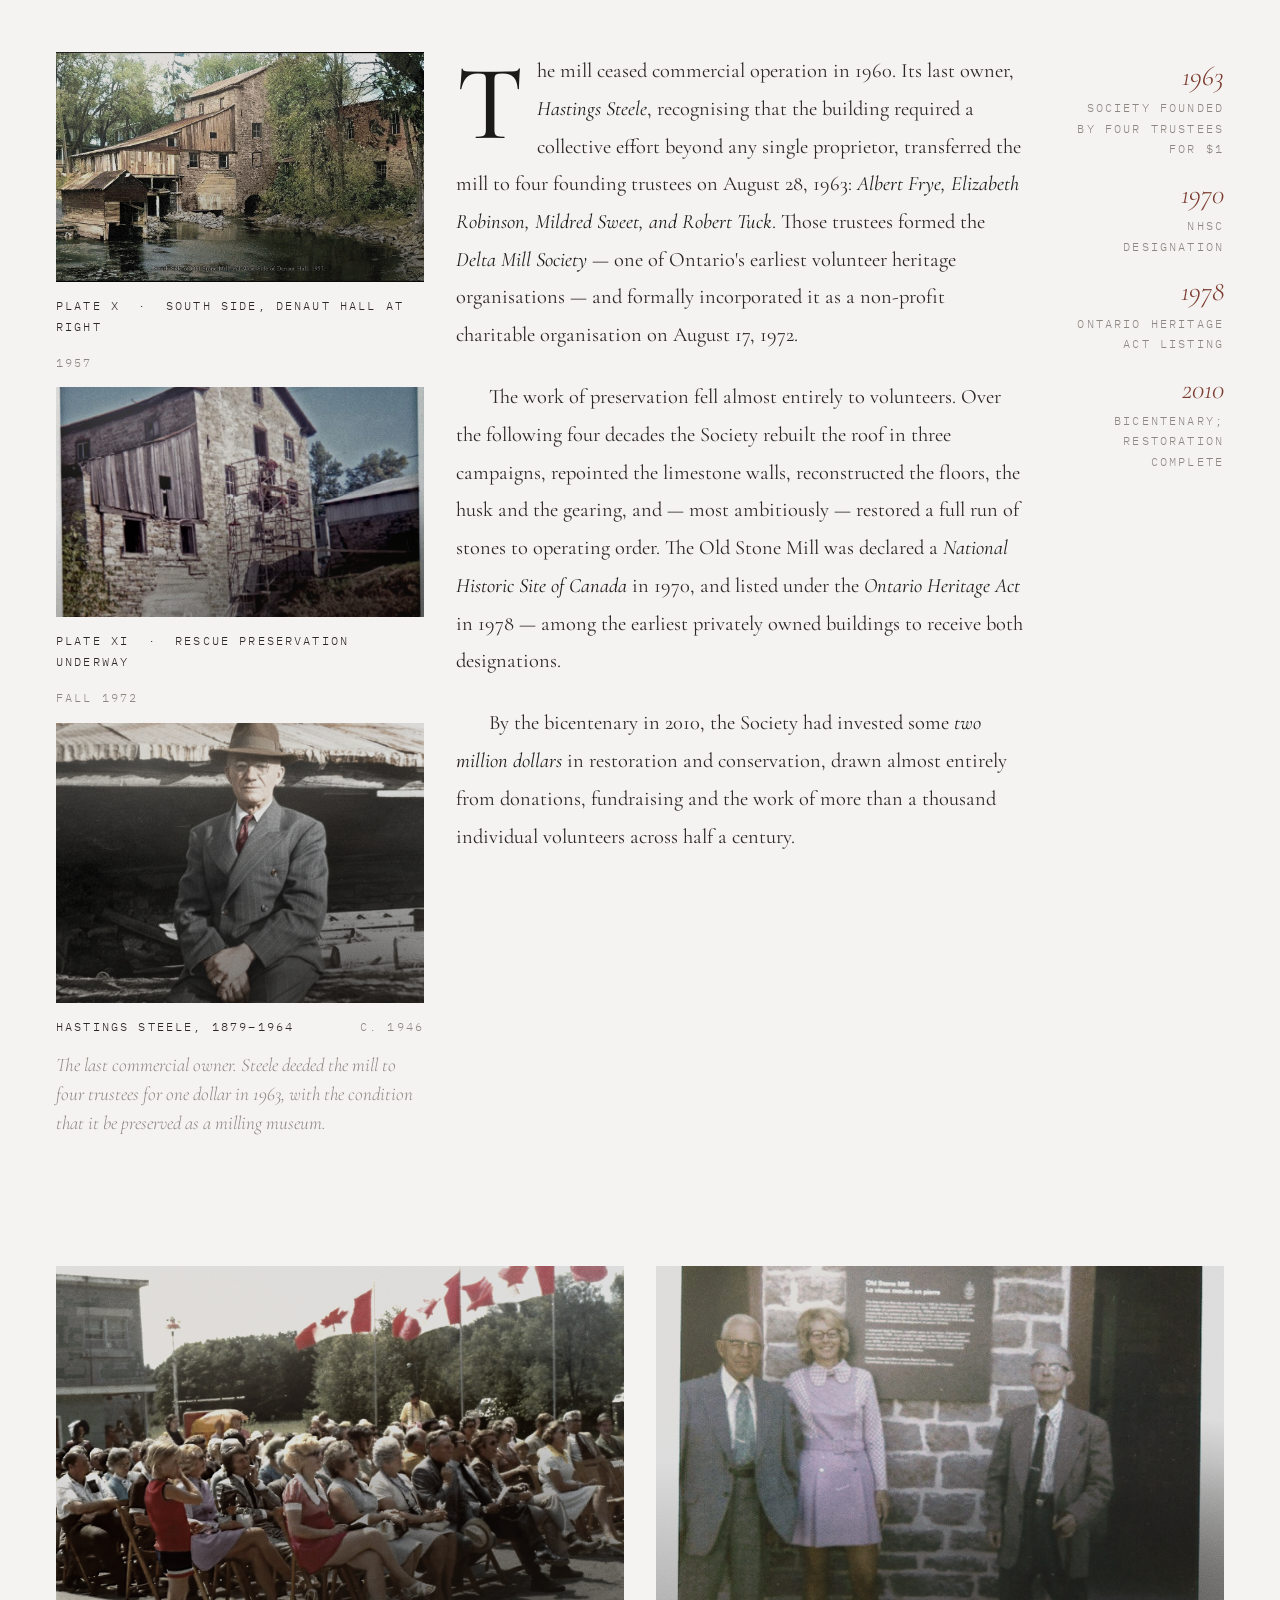
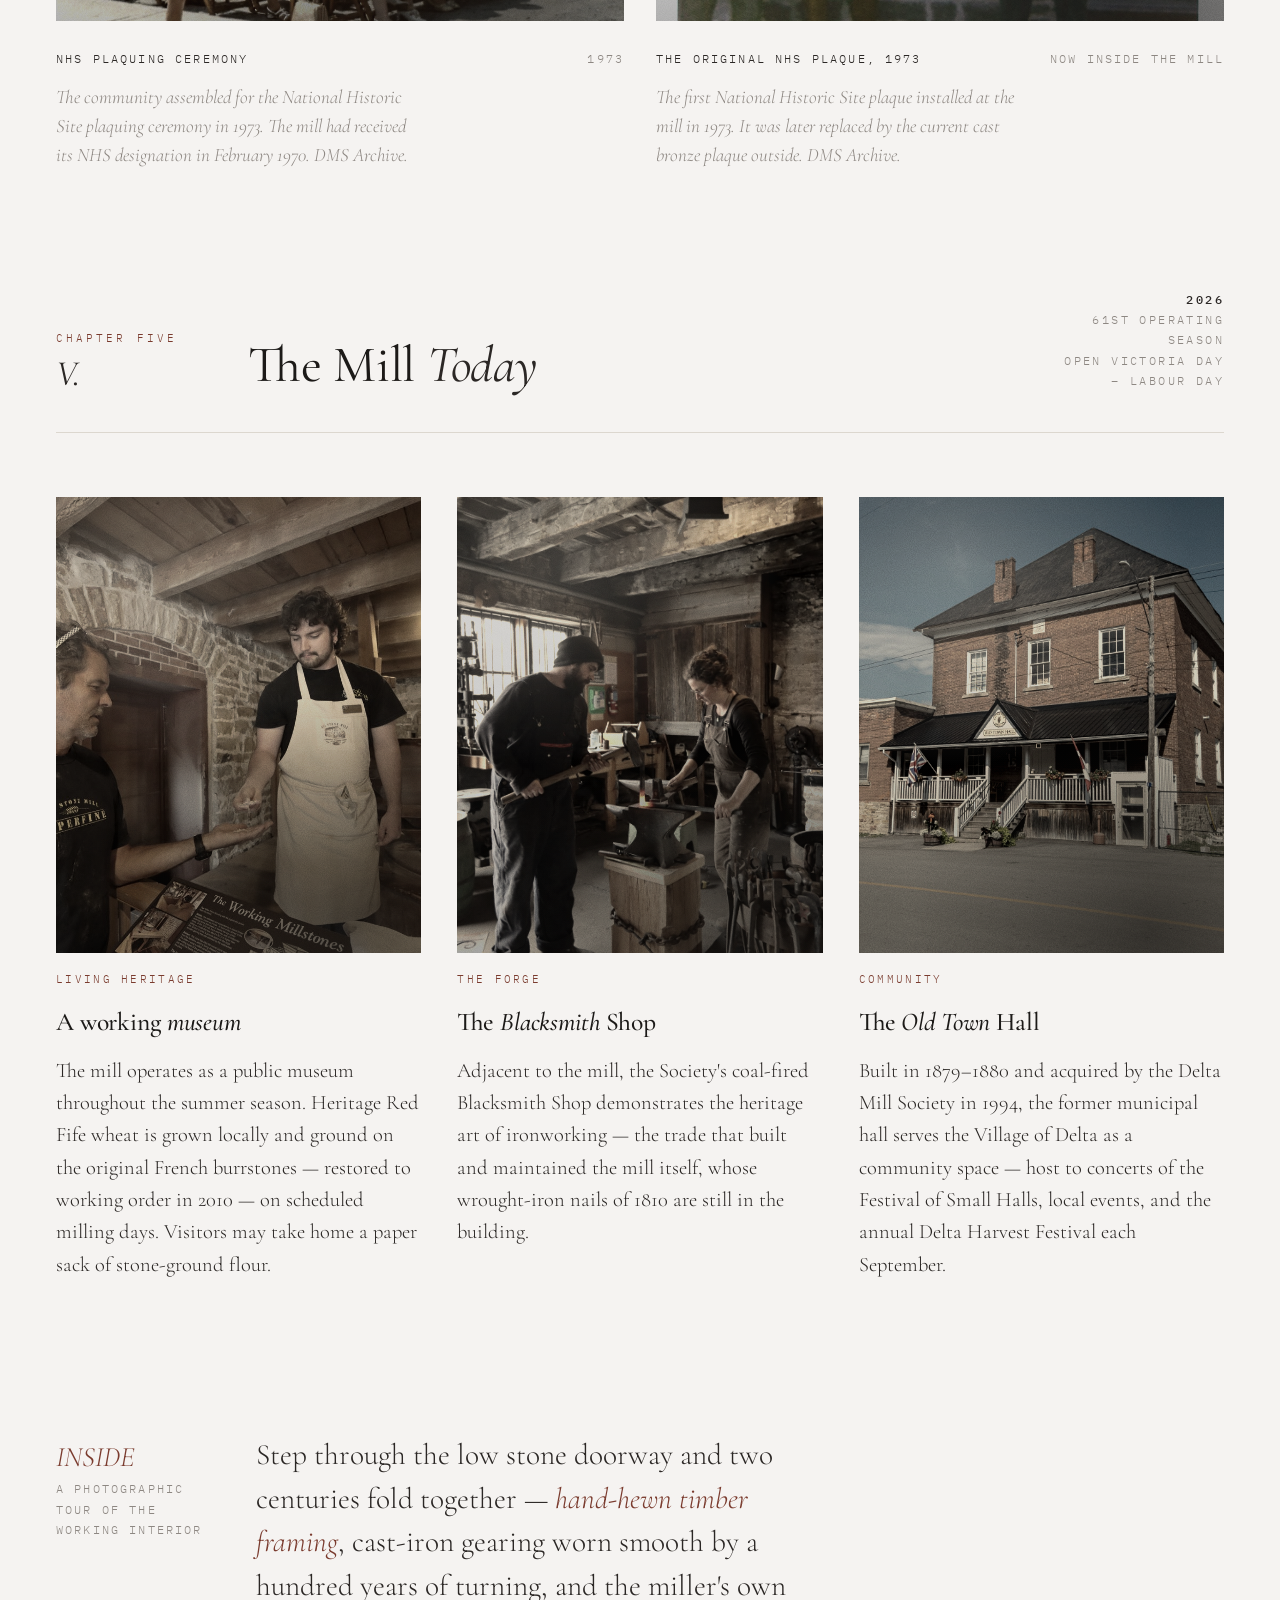
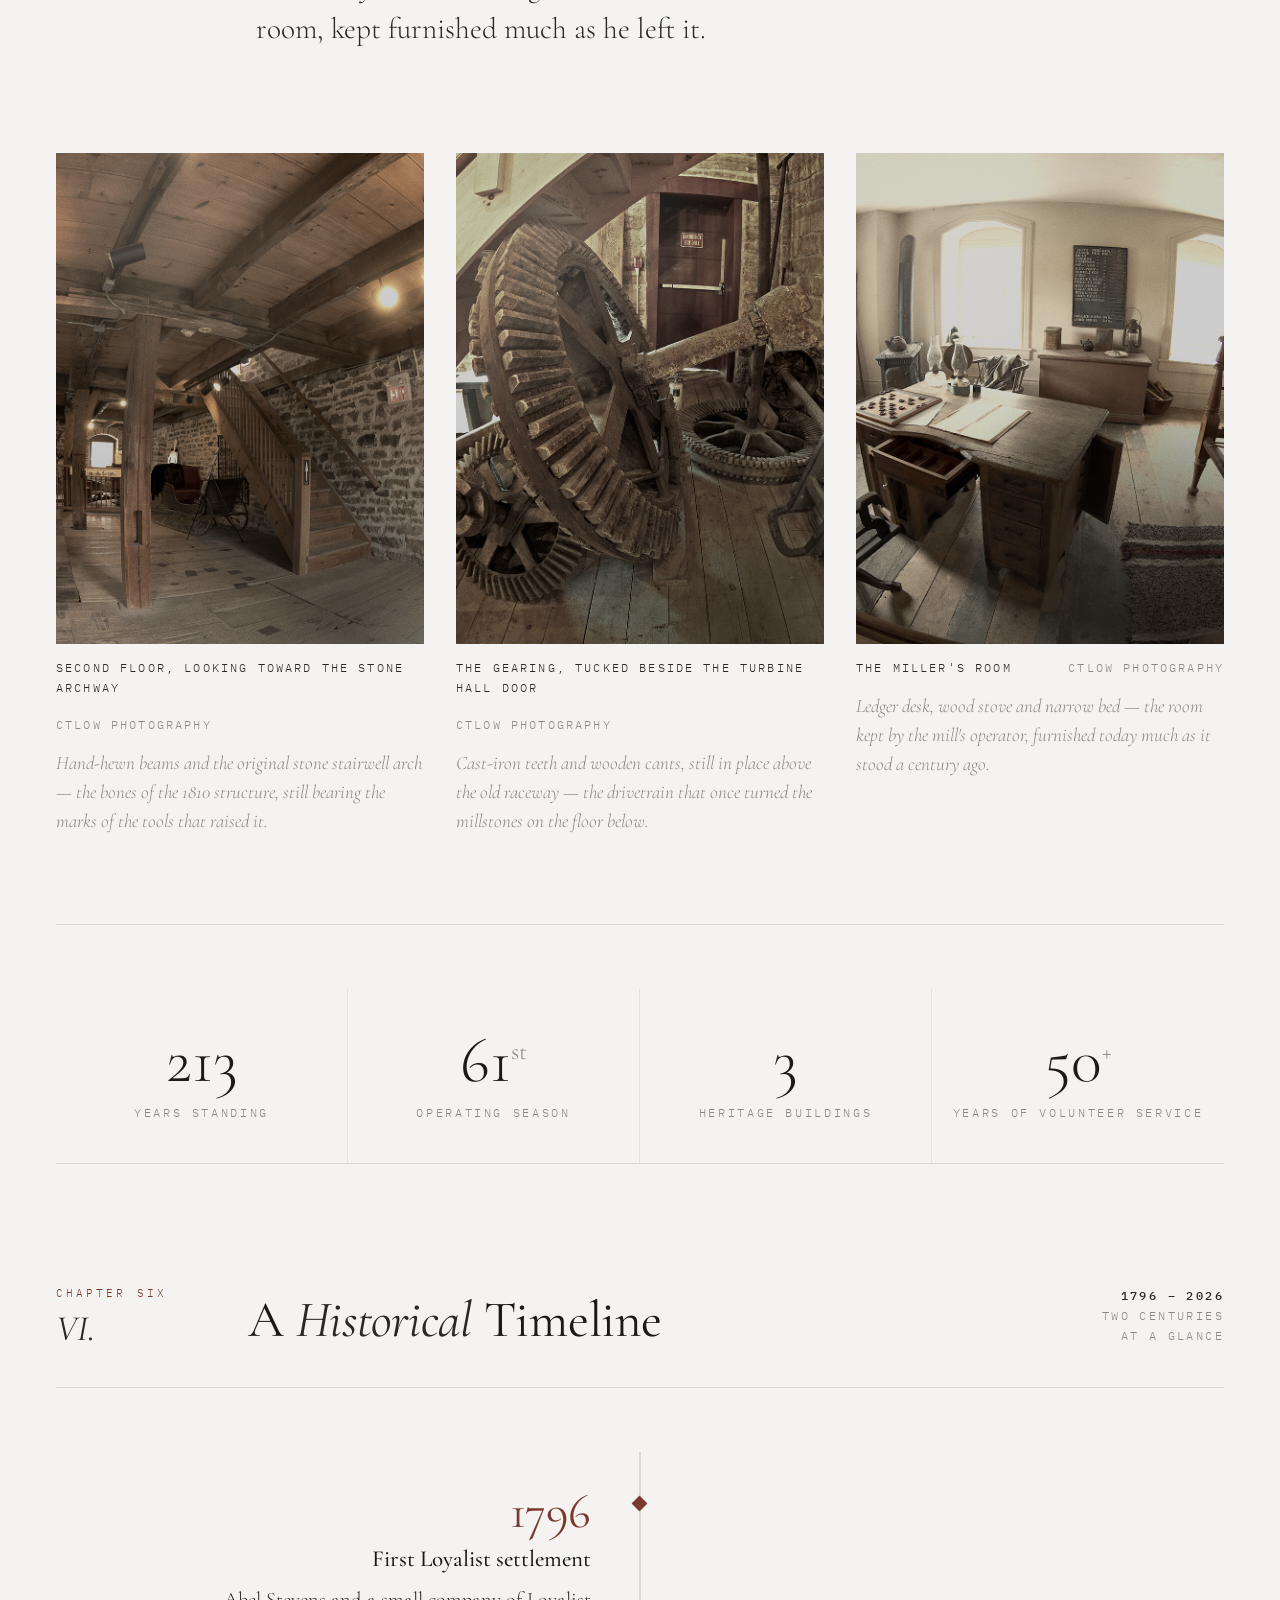
<file: mill-history.html>
<!doctype html>
<html lang="en">
<head>
  <meta charset="utf-8" />
  <meta name="viewport" content="width=device-width, initial-scale=1" />
  <title>A History of the Old Stone Mill · Delta, Ontario</title>

  <link rel="icon" type="image/svg+xml" href="Favicon (1).svg" />
  <link rel="icon" type="image/png" href="Favicon.png" />
  <link rel="shortcut icon" type="image/png" href="Favicon.png" />
  <link rel="apple-touch-icon" href="Favicon.png" />

  <link rel="preconnect" href="https://fonts.googleapis.com" />
  <link rel="preconnect" href="https://fonts.gstatic.com" crossorigin />
  <link href="https://fonts.googleapis.com/css2?family=Cormorant+Garamond:ital,wght@0,300;0,400;0,500;0,600;1,300;1,400;1,500&family=IBM+Plex+Mono:wght@300;400;500&family=Inter:wght@400;500&display=swap" rel="stylesheet" />

  <link rel="stylesheet" href="styles.css" />
  <link rel="stylesheet" href="shared-nav.css" />

  <style>
  /* ═══════════════════════════════════════════════════════
     mill-history.html — Heritage Archive Edition
     Claude Design implementation · Delta Harvest Festival
     ═══════════════════════════════════════════════════════ */

  /* Match main site palette */
  body {
    --bg:      #F5F3F1;
    --bg-2:    #EFECE7;
    --ink:     #1C1A18;
    --ink-2:   #2B2725;
    --muted:   #8D8782;
    --muted-2: #B5B0AA;
    --rule:    #DCD7CF;
    --rule-2:  #E6E1D9;
    --mono:    "IBM Plex Mono", "Courier New", monospace;
    background: var(--bg);
  }


  /* ─── Mono utility ─── */
  .mh-mono {
    font-family: var(--mono);
    font-size: 11px;
    letter-spacing: .22em;
    text-transform: uppercase;
    color: var(--muted);
  }

  /* ─── Utility bar — sticky nav ─── */
  .mh-utility {
    display: flex;
    align-items: center;
    justify-content: space-between;
    padding: 14px 56px;
    font-family: var(--mono);
    font-size: 12px;
    letter-spacing: .20em;
    text-transform: uppercase;
    color: var(--ink-2);
    position: sticky;
    top: 0;
    background: rgba(245, 243, 241, 0.97);
    backdrop-filter: blur(8px);
    -webkit-backdrop-filter: blur(8px);
    border-bottom: 1px solid var(--rule);
    z-index: 100;
  }
  .mh-utility .crest { display: flex; align-items: center; gap: 14px; }
  .mh-utility .crest svg { width: 24px; height: 24px; flex-shrink: 0; }
  .mh-utility nav { display: flex; gap: 28px; }
  .mh-utility nav a { position: relative; padding: 8px 0; transition: color .22s; font-size: 12px; }
  .mh-utility nav a.active::after {
    content: "";
    position: absolute; left: 0; right: 0; bottom: 0;
    height: 1px; background: var(--ink-2);
  }
  .mh-utility nav a:hover { color: var(--ink); }
  @media (max-width: 780px) {
    .mh-utility { padding: 12px 24px; flex-wrap: wrap; gap: 10px; }
    .mh-utility nav { display: flex; flex-wrap: wrap; gap: 16px; }
    .mh-utility nav a { font-size: 11px; }
  }

  /* ─── Publication masthead ─── */
  .mh-pub-head {
    padding: 42px 56px 28px;
    display: grid;
    grid-template-columns: 1fr auto 1fr;
    align-items: end;
    gap: 24px;
    max-width: 1320px;
    margin: 0 auto;
  }
  .mh-pub-head .side {
    font-family: var(--mono);
    font-size: 10.5px;
    letter-spacing: .2em;
    text-transform: uppercase;
    color: var(--muted);
    line-height: 1.6;
  }
  .mh-pub-head .side.r { text-align: right; }
  .mh-pub-head .title {
    font-family: var(--display);
    font-weight: 400;
    font-size: clamp(28px, 3.5vw, 42px);
    letter-spacing: .02em;
    text-align: center;
    line-height: 1;
    color: var(--ink);
  }
  .mh-pub-head .title em { font-style: italic; }
  .mh-pub-rule {
    display: flex;
    align-items: center;
    gap: 14px;
    padding: 0 56px;
    max-width: 1320px;
    margin: 0 auto;
  }
  .mh-pub-rule .line { flex: 1; height: 1px; background: var(--rule); }
  .mh-pub-rule .mid {
    font-family: var(--mono);
    font-size: 10.5px;
    letter-spacing: .28em;
    text-transform: uppercase;
    color: var(--muted);
    white-space: nowrap;
  }
  .mh-pub-rule .orn {
    width: 8px; height: 8px;
    border: 1px solid var(--rule);
    transform: rotate(45deg);
    display: inline-block;
    flex-shrink: 0;
  }
  @media (max-width: 780px) {
    .mh-pub-head { padding: 28px 24px 20px; grid-template-columns: 1fr; gap: 6px; text-align: center; }
    .mh-pub-head .side.r { text-align: center; }
    .mh-pub-rule { padding: 0 24px; }
  }

  /* ─── Hero ─── */
  .mh-hero {
    padding: 64px 56px 0;
    max-width: 1320px;
    margin: 0 auto;
    display: grid;
    gap: 48px;
  }
  .mh-hero-title {
    text-align: center;
    display: flex;
    flex-direction: column;
    align-items: center;
    gap: 24px;
  }
  .mh-kicker {
    font-family: var(--mono);
    font-size: 12px;
    letter-spacing: .36em;
    text-transform: uppercase;
    color: #7a3b2e;
  }
  .mh-hero-title h1 {
    font-family: var(--display);
    font-weight: 400;
    font-size: clamp(52px, 7vw, 96px);
    line-height: .96;
    letter-spacing: -.012em;
    color: var(--ink);
    max-width: 18ch;
    margin: 0;
  }
  .mh-hero-title h1 em { font-style: italic; color: var(--ink-2); }
  .mh-hero-sub {
    font-family: var(--display);
    font-weight: 300;
    font-style: italic;
    font-size: clamp(20px, 2vw, 28px);
    color: var(--ink-2);
    max-width: 44ch;
    line-height: 1.5;
  }
  .mh-hero-meta {
    display: flex;
    justify-content: center;
    gap: clamp(20px, 4vw, 48px);
    font-family: var(--mono);
    font-size: 11px;
    letter-spacing: .22em;
    text-transform: uppercase;
    color: var(--muted);
    padding-top: 8px;
    flex-wrap: wrap;
  }
  .mh-hero-meta span strong { color: var(--ink-2); font-weight: 500; }
  .mh-hero-plate { position: relative; }
  .mh-hero-frame {
    aspect-ratio: 16/9;
    width: 100%;
    overflow: hidden;
    position: relative;
    background: #1a1612;
    box-shadow: 0 1px 0 #ddd1b6, 0 30px 80px -40px rgba(60,40,15,.5);
  }
  .mh-hero-img {
    position: absolute;
    inset: 0;
    width: 100%; height: 100%;
    object-fit: cover;
    display: block;
    filter: saturate(0.52) sepia(0.30) contrast(1.08) brightness(0.84);
  }
  .mh-hero-frame::before {
    content: "";
    position: absolute; inset: 0; z-index: 1;
    background:
      linear-gradient(to bottom, rgba(15,10,5,.50) 0%, transparent 26%),
      linear-gradient(to top,    rgba(15,10,5,.55) 0%, transparent 28%),
      radial-gradient(ellipse 130% 130% at 50% 50%, transparent 42%, rgba(15,10,5,.38) 100%);
  }
  .mh-plate-caption {
    display: flex;
    justify-content: space-between;
    padding: 14px 4px 0;
    font-family: var(--mono);
    font-size: 10.5px;
    letter-spacing: .18em;
    text-transform: uppercase;
    color: var(--muted);
    flex-wrap: wrap;
    gap: 8px;
  }
  .mh-plate-caption .lbl { color: var(--ink-2); }
  @media (max-width: 780px) {
    .mh-hero { padding: 48px 24px 0; }
    .mh-hero-meta { gap: 16px; }
    .mh-hero-frame { aspect-ratio: 4/3; }
  }

  /* ─── Section wrapper ─── */
  .mh-sw {
    padding: clamp(80px, 10vw, 120px) 56px 0;
    max-width: 1320px;
    margin: 0 auto;
  }
  @media (max-width: 780px) { .mh-sw { padding: 72px 24px 0; } }

  /* ─── 12-column editorial grid ─── */
  .mh-ed {
    display: grid;
    grid-template-columns: repeat(12, 1fr);
    gap: 32px;
    padding-top: 56px;
  }
  .mh-margin {
    grid-column: 1 / 3;
    font-family: var(--mono);
    font-size: 12px;
    letter-spacing: .18em;
    text-transform: uppercase;
    color: var(--muted);
    line-height: 1.7;
    padding-top: 10px;
  }
  .mh-margin .yr {
    font-family: var(--display);
    font-style: italic;
    font-size: clamp(22px, 2.2vw, 30px);
    color: #7a3b2e;
    letter-spacing: 0;
    display: block;
    margin-bottom: 8px;
    line-height: 1;
  }
  .mh-text { grid-column: 3 / 9; }
  .mh-side { grid-column: 9 / 13; }

  /* flip variant */
  .mh-ed.flip .mh-margin { grid-column: 11 / 13; text-align: right; order: 3; }
  .mh-ed.flip .mh-text   { grid-column: 5 / 11; order: 2; }
  .mh-ed.flip .mh-side   { grid-column: 1 / 5; order: 1; }

  @media (max-width: 1100px) {
    .mh-ed,
    .mh-ed.flip { grid-template-columns: repeat(6, 1fr); }
    .mh-margin,
    .mh-ed.flip .mh-margin { grid-column: 1 / -1; order: 1; text-align: left; }
    .mh-text,
    .mh-ed.flip .mh-text   { grid-column: 1 / -1; order: 2; }
    .mh-side,
    .mh-ed.flip .mh-side   { grid-column: 1 / -1; order: 3; }
  }

  /* ─── Section heading ─── */
  .mh-head {
    display: grid;
    grid-template-columns: 160px 1fr 160px;
    gap: 32px;
    align-items: end;
    padding-bottom: 40px;
    border-bottom: 1px solid var(--rule);
  }
  .mh-head .num {
    font-family: var(--mono);
    font-size: 11px;
    letter-spacing: .28em;
    text-transform: uppercase;
    color: #7a3b2e;
  }
  .mh-head .num .roman {
    display: block;
    font-family: var(--display);
    font-style: italic;
    font-size: clamp(26px, 2.8vw, 38px);
    color: var(--ink-2);
    letter-spacing: 0;
    margin-top: 8px;
    line-height: 1;
    font-weight: 400;
  }
  .mh-head h2 {
    font-family: var(--display);
    font-weight: 400;
    font-size: clamp(30px, 4vw, 56px);
    line-height: 1.02;
    letter-spacing: -.005em;
    color: var(--ink);
    margin: 0;
  }
  .mh-head h2 em { font-style: italic; color: var(--ink-2); }
  .mh-head .meta {
    font-family: var(--mono);
    font-size: 12px;
    letter-spacing: .2em;
    text-transform: uppercase;
    color: var(--muted);
    text-align: right;
    line-height: 1.7;
  }
  .mh-head .meta strong { color: var(--ink-2); font-weight: 500; }
  @media (max-width: 780px) {
    .mh-head { grid-template-columns: 1fr; }
    .mh-head .meta { text-align: left; }
  }

  /* ─── Prose ─── */
  .mh-lede {
    font-family: var(--display);
    font-weight: 300;
    font-size: clamp(22px, 2.3vw, 30px);
    line-height: 1.48;
    color: var(--ink-2);
    margin-bottom: clamp(24px, 3vw, 40px);
  }
  .mh-lede em { font-style: italic; color: #7a3b2e; }

  .mh-prose {
    font-family: var(--display);
    font-size: clamp(18px, 1.6vw, 22px);
    line-height: 1.84;
    color: var(--ink-2);
    font-weight: 400;
  }
  .mh-prose p + p { margin-top: 1.2em; text-indent: 1.6em; }
  .mh-prose p:first-of-type { text-indent: 0; }
  .mh-prose em { font-style: italic; color: var(--ink); }

  .mh-dropcap::first-letter {
    font-family: var(--display);
    font-weight: 500;
    float: left;
    font-size: 5.2em;
    line-height: .82;
    padding: .08em .12em 0 0;
    color: var(--ink);
  }

  /* ─── Plate blocks ─── */
  .mh-pb { display: flex; flex-direction: column; gap: 14px; }
  .mh-pi {
    position: absolute;
    inset: 0;
    width: 100%; height: 100%;
    object-fit: cover;
    display: block;
    z-index: -1;
    filter: saturate(0.50) sepia(0.30) contrast(1.10) brightness(0.82);
    transition: transform .9s ease;
  }
  .mh-pb .plate:hover .mh-pi { transform: scale(1.025); }
  .mh-cap {
    display: flex;
    justify-content: space-between;
    gap: 16px;
    font-family: var(--mono);
    font-size: 12px;
    letter-spacing: .18em;
    text-transform: uppercase;
    color: var(--muted);
    flex-wrap: wrap;
  }
  .mh-cap .l { color: var(--ink-2); }
  .mh-desc {
    font-family: var(--display);
    font-style: italic;
    font-size: 19px;
    line-height: 1.52;
    color: var(--muted);
    max-width: 46ch;
  }

  /* ─── Pull quote ─── */
  .mh-pq {
    grid-column: 3 / 11;
    margin: 72px auto;
    text-align: center;
    max-width: 48ch;
    padding: 48px 0;
    border-top: 1px solid var(--rule);
    border-bottom: 1px solid var(--rule);
    position: relative;
  }
  .mh-pq .q {
    font-family: var(--display);
    font-style: italic;
    font-weight: 400;
    font-size: clamp(20px, 2.5vw, 36px);
    line-height: 1.24;
    color: var(--ink);
    letter-spacing: -.002em;
  }
  .mh-pq .q::before { content: "\201C"; color: #7a3b2e; margin-right: .05em; }
  .mh-pq .q::after  { content: "\201D"; color: #7a3b2e; margin-left:  .02em; }
  .mh-pq .attr {
    margin-top: 22px;
    font-family: var(--mono);
    font-size: 11px;
    letter-spacing: .22em;
    text-transform: uppercase;
    color: var(--muted);
  }
  .mh-orn {
    position: absolute;
    left: 50%;
    transform: translateX(-50%) rotate(45deg);
    background: var(--bg);
    width: 14px; height: 14px;
    border: 1px solid var(--rule);
  }
  .mh-orn.t { top: -7px; }
  .mh-orn.b { bottom: -7px; }
  .mh-orn::before { content: ""; position: absolute; inset: 3px; border: 1px solid var(--rule); }
  @media (max-width: 1100px) { .mh-pq { grid-column: 1 / -1; } }

  /* ─── Sidebar excerpt / data ─── */
  .mh-excerpt {
    font-family: var(--display);
    font-style: italic;
    font-size: clamp(18px, 1.6vw, 23px);
    line-height: 1.50;
    color: var(--ink-2);
    margin-bottom: 24px;
  }
  .mh-data {
    font-family: var(--mono);
    font-size: 12px;
    letter-spacing: .18em;
    text-transform: uppercase;
    color: var(--muted);
    line-height: 1.8;
  }
  .mh-data .v { color: var(--ink-2); }

  /* ─── Stat band ─── */
  .mh-stats {
    display: grid;
    grid-template-columns: repeat(4, 1fr);
    border-top: 1px solid var(--rule);
    border-bottom: 1px solid var(--rule);
    margin-top: clamp(48px, 6vw, 80px);
  }
  .mh-stat {
    padding: clamp(22px, 2.8vw, 36px) clamp(14px, 2vw, 28px);
    border-right: 1px solid var(--rule-2);
    text-align: center;
  }
  .mh-stat:last-child { border-right: 0; }
  .mh-stat-lbl {
    font-family: var(--mono);
    font-size: 12px;
    letter-spacing: .22em;
    text-transform: uppercase;
    color: var(--muted);
    display: block;
    margin-bottom: 14px;
  }
  .mh-stat-val {
    font-family: var(--display);
    font-size: clamp(26px, 3vw, 40px);
    font-weight: 400;
    line-height: 1.08;
    color: var(--ink);
  }
  .mh-stat-val em { font-style: italic; color: var(--ink-2); }
  .mh-stat-sub {
    font-family: var(--mono);
    font-size: 11px;
    letter-spacing: .18em;
    text-transform: uppercase;
    color: var(--muted);
    margin-top: 10px;
    display: block;
  }
  @media (max-width: 780px) {
    .mh-stats { grid-template-columns: 1fr 1fr; }
    .mh-stat { border-bottom: 1px solid var(--rule-2); }
    .mh-stat:nth-child(2n) { border-right: 0; }
    .mh-stat:nth-last-child(-n+2) { border-bottom: 0; }
  }

  /* ─── Card grid ─── */
  .mh-cards {
    display: grid;
    grid-template-columns: repeat(3, 1fr);
    gap: 36px;
    padding-top: 64px;
  }
  .mh-card { display: flex; flex-direction: column; gap: 18px; }
  .mh-card .plate { aspect-ratio: 4/5; }
  .mh-card .kick {
    font-family: var(--mono);
    font-size: 10.5px;
    letter-spacing: .22em;
    text-transform: uppercase;
    color: #7a3b2e;
  }
  .mh-card h4 {
    font-family: var(--display);
    font-weight: 500;
    font-size: clamp(20px, 2vw, 28px);
    letter-spacing: -.005em;
    line-height: 1.15;
    color: var(--ink);
    margin: 0;
  }
  .mh-card h4 em { font-style: italic; }
  .mh-card p {
    font-family: var(--display);
    font-size: clamp(19px, 1.6vw, 22px);
    line-height: 1.58;
    color: var(--ink-2);
  }
  @media (max-width: 900px) { .mh-cards { grid-template-columns: 1fr 1fr; } }
  @media (max-width: 560px) { .mh-cards { grid-template-columns: 1fr; } }

  /* ─── Number band ─── */
  .mh-nums {
    display: grid;
    grid-template-columns: repeat(4, 1fr);
    margin-top: clamp(40px, 5vw, 64px);
  }
  .mh-num-cell {
    padding: clamp(28px, 3.5vw, 40px) 0;
    text-align: center;
    border-right: 1px solid var(--rule-2);
  }
  .mh-num-cell:last-child { border-right: 0; }
  .mh-num-val {
    font-family: var(--display);
    font-size: clamp(44px, 5vw, 64px);
    line-height: 1;
    color: var(--ink);
  }
  .mh-num-val sup { font-size: .38em; color: var(--muted); }
  .mh-num-lbl {
    font-family: var(--mono);
    font-size: 12px;
    letter-spacing: .22em;
    text-transform: uppercase;
    color: var(--muted);
    display: block;
    margin-top: 10px;
  }
  @media (max-width: 780px) {
    .mh-nums { grid-template-columns: 1fr 1fr; }
    .mh-num-cell { border-bottom: 1px solid var(--rule-2); }
    .mh-num-cell:nth-child(2n) { border-right: 0; }
    .mh-num-cell:nth-last-child(-n+2) { border-bottom: 0; }
  }

  /* ─── Timeline ─── */
  .mh-timeline {
    padding-top: 64px;
    display: grid;
    grid-template-columns: 1fr 2px 1fr;
    gap: 0;
  }
  .mh-timeline .spine { background: var(--rule); }
  .mh-tl {
    padding: 36px 48px 56px;
    position: relative;
  }
  .mh-tl.l { text-align: right; }
  .mh-tl.r { text-align: left; }
  .mh-tl .year {
    font-family: var(--display);
    font-weight: 400;
    font-size: clamp(32px, 3.8vw, 52px);
    color: #7a3b2e;
    line-height: 1;
    letter-spacing: -.01em;
  }
  .mh-tl .year em { font-style: italic; color: var(--ink-2); }
  .mh-tl .ttl {
    font-family: var(--display);
    font-weight: 500;
    font-size: clamp(19px, 1.8vw, 25px);
    margin-top: 10px;
    line-height: 1.2;
    color: var(--ink);
  }
  .mh-tl .desc {
    font-family: var(--display);
    font-size: clamp(19px, 1.6vw, 22px);
    line-height: 1.58;
    margin-top: 10px;
    color: var(--ink-2);
    max-width: 38ch;
  }
  .mh-tl.l .desc { margin-left: auto; }
  .mh-tl .dot {
    position: absolute;
    top: 46px;
    width: 11px; height: 11px;
    background: var(--bg);
    border: 1px solid var(--ink-2);
    transform: rotate(45deg);
  }
  .mh-tl.l .dot { right: -6px; }
  .mh-tl.r .dot { left: -6px; }
  .mh-tl .dot.solid { background: #7a3b2e; border-color: #7a3b2e; }
  @media (max-width: 680px) {
    .mh-timeline { grid-template-columns: 14px 1fr; }
    .mh-tl { padding: 22px 0 36px 22px; }
    .mh-tl.l,
    .mh-tl.r { grid-column: 2; text-align: left; }
    .mh-tl .dot { left: -19px !important; right: auto; }
    .mh-tl.l .desc { margin-left: 0; }
  }

  /* ─── Plate stack (two stacked plates) ─── */
  .mh-stack { display: grid; gap: 14px; }

  /* ─── Sources & Society link styles ─── */
  .mh-data a { color: var(--ink-2); border-bottom: 1px solid var(--rule); transition: color .2s; }
  .mh-data a:hover { color: #7a3b2e; }

  /* ─── Simple footer ─── */
  .mh-footer {
    border-top: 1px solid var(--rule);
    padding: clamp(28px, 3.5vw, 44px) 56px;
    max-width: 1320px;
    margin: clamp(56px, 7vw, 96px) auto 0;
    display: flex;
    justify-content: space-between;
    align-items: center;
    font-family: var(--mono);
    font-size: 11px;
    letter-spacing: .20em;
    text-transform: uppercase;
    color: var(--muted);
    flex-wrap: wrap;
    gap: 10px;
  }
  @media (max-width: 780px) {
    .mh-footer { padding: 24px 24px; flex-direction: column; align-items: flex-start; gap: 7px; }
  }

  /* ─── Scroll reveal ─── */
  .fade-up {
    opacity: 0;
    transform: translateY(18px);
    transition: opacity 1.1s cubic-bezier(.2,.7,.2,1), transform 1.1s cubic-bezier(.2,.7,.2,1);
  }
  .fade-up.in { opacity: 1; transform: none; }
  @media (prefers-reduced-motion: reduce) {
    .fade-up { opacity: 1; transform: none; transition: none; }
  }

  /* ─── Archival image treatment (vintage photos) ─── */
  .mh-pi.arch {
    filter: contrast(1.06) brightness(0.88) saturate(0.60);
  }
  .mh-hero-img.arch {
    filter: saturate(0.20) sepia(0.25) contrast(1.10) brightness(0.80);
  }

  /* ─── Image zoom levels — crop out baked-in borders ─── */
  .img-z02 { transform: scale(1.02); }
  .img-z03 { transform: scale(1.03); }
  .img-z07 { transform: scale(1.07); }
  .mh-pb .plate:hover .img-z02 { transform: scale(1.045); }
  .mh-pb .plate:hover .img-z03 { transform: scale(1.055); }
  .mh-pb .plate:hover .img-z07 { transform: scale(1.095); }

  /* ─── Museum label style ─── */
  .mh-plate-label {
    display: flex;
    align-items: center;
    gap: 10px;
    padding: 10px 0 0;
    font-family: var(--mono);
    font-size: 10.5px;
    letter-spacing: .18em;
    text-transform: uppercase;
    color: var(--muted);
  }
  .mh-plate-label::before {
    content: "";
    display: inline-block;
    width: 18px;
    height: 1px;
    background: var(--rule);
    flex-shrink: 0;
  }

  /* ─── Portrait plate ─── */
  .ar-tall { aspect-ratio: 3/4; }

  /* ─── Utility ─── */
  .mh-gap-lg { height: clamp(56px, 7vw, 88px); }
  </style>
</head>
<body>

<nav class="hn-nav" id="hn-nav" data-active="mill" aria-label="Heritage navigation">
  <div class="hn-inner">
    <a class="hn-brand" href="https://deltaharvestfestival.ca/index.html">
      <span class="hn-brand-org">Delta Mill Society · Est. 1963</span>
      <span class="hn-brand-name hn-brand-collab">in collaboration with Aspen Training Centre <img class="hn-brand-logo" src="images/Aspen/aspen-logo-nav.png" alt="" width="160" height="160" loading="lazy"></span>
    </a>
    <div class="hn-sep" aria-hidden="true"></div>
    <div class="hn-menu" id="hn-menu" role="menubar">
      <div class="hn-item" data-section="festival">
        <a class="hn-link" href="index.html" role="menuitem" aria-haspopup="true"><span>Delta Harvest Festival</span></a>
        <div class="hn-drop" role="menu" aria-label="Delta Harvest Festival sections">
          <div class="hn-drop-head">Delta Harvest Festival</div>
          <a href="index.html#about" role="menuitem">About</a>
          <a href="index.html#weekend" role="menuitem">Weekend Overview</a>
          <a href="index.html#saturday" role="menuitem">Saturday Events</a>
          <a href="index.html#sunday" role="menuitem">Sunday Events</a>
          <a href="index.html#programme" role="menuitem">Programme</a>
          <a href="index.html#venue" role="menuitem">Venue &amp; Map</a>
        </div>
      </div>
      <div class="hn-item" data-section="mill">
        <a class="hn-link" href="mill-history.html" role="menuitem" aria-haspopup="true"><span>Old Stone Mill</span></a>
        <div class="hn-drop" role="menu" aria-label="Old Stone Mill sections">
          <div class="hn-drop-head">Old Stone Mill · Est. 1810</div>
          <a href="mill-history.html" role="menuitem">Introduction</a>
          <a href="mill-history.html#origins" role="menuitem">I. Origins</a>
          <a href="mill-history.html#village" role="menuitem">II. The Village</a>
          <a href="mill-history.html#maps" role="menuitem">Early Map References</a>
          <a href="mill-history.html#milling" role="menuitem">III. Milling</a>
          <a href="mill-history.html#preservation" role="menuitem">IV. Preservation</a>
          <a href="mill-history.html#today" role="menuitem">V. Today</a>
          <a href="mill-history.html#timeline" role="menuitem">Timeline</a>
          <a href="mill-history.html#society" role="menuitem">About the Society</a>
        </div>
      </div>
      <div class="hn-item" data-section="hall">
        <a class="hn-link" href="old-town-hall.html" role="menuitem" aria-haspopup="true"><span>Old Town Hall</span></a>
        <div class="hn-drop" role="menu" aria-label="Old Town Hall sections">
          <div class="hn-drop-head">Old Town Hall · Est. 1879</div>
          <a href="old-town-hall.html#top" role="menuitem">Introduction</a>
          <a href="old-town-hall.html#chap1" role="menuitem">I. The Beginning</a>
          <a href="old-town-hall.html#chap2" role="menuitem">II. Architecture</a>
          <a href="old-town-hall.html#chap3" role="menuitem">III. The Fire</a>
          <a href="old-town-hall.html#chap4" role="menuitem">IV. Paws in Time</a>
          <a href="old-town-hall.html#chap5" role="menuitem">V. Today</a>
          <a href="old-town-hall.html#chap6" role="menuitem">VI. Timeline</a>
        </div>
      </div>
      <div class="hn-item" data-section="tickets">
        <a class="hn-link" href="tickets/" role="menuitem" aria-haspopup="true"><span>Tickets</span></a>
        <div class="hn-drop" role="menu" aria-label="Tickets sections">
          <div class="hn-drop-head">Tickets</div>
          <a href="tickets/" role="menuitem">Purchase Tickets</a>
          <a href="tickets/retrieve/" role="menuitem">Retrieve My Tickets</a>
        </div>
      </div>
    </div>
    <button class="hn-burger" id="hn-burger" aria-label="Open navigation menu" aria-expanded="false" aria-controls="hn-menu">
      <span></span><span></span><span></span>
    </button>
  </div>
</nav>

<!-- ════════════════ PUBLICATION MASTHEAD ════════════════ -->
<div class="mh-pub-head">
  <div class="side">Heritage Archive<br>Delta Mill Society</div>
  <div class="title">A <em>Heritage</em> Exhibition</div>
  <div class="side r">National Historic Site<br>of Canada · Est. 1810</div>
</div>
<div class="mh-pub-rule">
  <div class="line"></div>
  <span class="orn" aria-hidden="true"></span>
  <div class="mid">The Old Stone Mill — Delta, Ontario</div>
  <span class="orn" aria-hidden="true"></span>
  <div class="line"></div>
</div>

<!-- ════════════════ HERO ════════════════ -->
<section class="mh-hero">

  <div class="mh-hero-title fade-up">
    <div class="mh-kicker">A History in Six Chapters</div>
    <h1>A History of the<br><em>Old Stone Mill</em></h1>
    <p class="mh-hero-sub">Two centuries of grain, water and stone in the village of Delta — the oldest surviving pre-1812 stone flour mill in the Province of Ontario.</p>
    <div class="mh-hero-meta">
      <span><strong>Built</strong>&nbsp; 1810–11</span>
      <span><strong>Designation</strong>&nbsp; NHSC 1970</span>
      <span><strong>Custodians</strong>&nbsp; Delta Mill Society</span>
    </div>
  </div>

  <div class="mh-hero-plate fade-up">
    <div class="mh-hero-frame">
      <img class="mh-hero-img arch"
           src="images/arch/mill-1880s.png"
           alt="The Old Stone Mill, c. 1880s — full limestone exterior on King Street, Delta, Ontario"
           style="object-position: 50% 40%">
    </div>
    <div class="mh-plate-caption">
      <span class="lbl">Plate I &nbsp;·&nbsp; The Old Stone Mill, c. 1880s — King Street, Delta</span>
      <span>DMS Historical Archive</span>
    </div>
  </div>

</section>

<!-- ════════════════ EDITOR'S NOTE ════════════════ -->
<section class="mh-sw">
  <div class="mh-ed">

    <div class="mh-margin fade-up">
      <span class="yr">i</span>
      Curator's Note<br>
      Compiled from the<br>
      Society's research<br>
      files &amp; archive
    </div>

    <div class="mh-text fade-up">
      <p class="mh-lede">For more than two hundred years, the Old Stone Mill has stood beside the millpond of <em>Upper Beverley Lake</em>, its limestone walls grinding the wheat of the surrounding countryside into flour. This is its story — gathered from <em>ledgers, censuses, photographs and recollection</em>.</p>
      <div class="mh-prose mh-dropcap">
        <p>The Old Stone Mill is a survivor. Built in 1810–11 by William Jones and Ira Schofield in the years before the War of 1812, it has milled grain for the farmers of the upper Rideau watershed under the names of a half-dozen owners, passed through periods of prosperity and near-ruin, and emerged — restored, interpreted, and once again grinding flour — as the oldest pre-1812 stone gristmill still standing in the Province of Ontario.</p>
        <p>What follows is an overview of six chapters of the mill's life — its founding, its village, its milling history, its preservation, its present, and a timeline of key events. The research underpinning this account was conducted by Ken W. Watson and is based on the Delta Mill Society's historical archive.</p>
      </div>
    </div>

    <div class="mh-side fade-up">
      <div class="mh-pb">
        <div class="plate t-stone ar-portrait">
          <img class="mh-pi arch img-z02"
               src="images/arch/mill-1870-first-photo.png"
               alt="First photograph of the Old Stone Mill, c. 1870s — horse and buggy in front, door to turbine hall visible"
               style="object-position: 20% 50%">
        </div>
        <div class="mh-cap"><span class="l">Plate II &nbsp;·&nbsp; First photograph of the mill, c. 1870s</span></div>
        <p class="mh-desc">Photo by R. E. Denaut. The earliest known image of the Old Stone Mill — the turbine hall door, stop-log dam and bywash are all visible.</p>
      </div>
    </div>

  </div>
</section>

<!-- ════════════════ I — ORIGINS ════════════════ -->
<section class="mh-sw" id="origins">

  <div class="mh-head fade-up">
    <div class="num">Chapter One<span class="roman">I.</span></div>
    <h2>Origins of <em>the Mill</em></h2>
    <div class="meta"><strong>1810 – 1830</strong><br>Founding · construction<br>Jones &amp; Schofield</div>
  </div>

  <div class="mh-ed">
    <div class="mh-margin fade-up">
      <span class="yr">1810</span>
      Constructed by<br>
      William Jones<br>
      &amp; Ira Schofield<br>
      on the Oliver Evans<br>
      automatic plan
    </div>
    <div class="mh-text fade-up">
      <div class="mh-prose mh-dropcap">
        <p>Construction of the mill began in the spring of 1810. Its organizers, <em>William Jones and Ira Schofield</em>, hired a skilled millwright whose name is not known to us — the structure raised in dressed local limestone would be described within a decade as <em>"unquestionably the best building of the kind in Upper Canada."</em></p>
        <p>The structure is a textbook example of an <em>Oliver Evans automatic mill</em>, designed so that grain, once loaded, would be lifted, cleaned, milled, sifted, and barrelled by an integrated system of elevators, conveyors, and hoppers — with minimal manual handling. The walls were laid in dressed limestone, quarried and blasted from bedrock on site. The mill was built specifically as a merchant mill: buying grain from local farmers and producing flour for sale.</p>
        <p>The hamlet Jones and Schofield built for — first called Stone Mills, later Beverley, finally Delta — was scarcely twenty years old. Within a generation the mill had passed through several proprietors, eventually coming under the ownership of <em>Walter Henderson Denaut</em>, a wealthy Delta merchant whose family name still marks the finest house in the village.</p>
      </div>
    </div>
    <div class="mh-side fade-up">
      <div class="mh-pb">
        <div class="plate t-stone ar-wide">
          <img class="mh-pi arch img-z02"
               src="images/arch/mill-1810-annotated.png"
               alt="Annotated photograph of the Old Stone Mill identifying the original 1810–11 section and the c.1861 turbine hall addition"
               style="object-position: 42% 55%">
        </div>
        <div class="mh-cap"><span class="l">Plate III &nbsp;·&nbsp; Original structure vs. 1861 addition</span><span>DMS Survey</span></div>
        <p class="mh-desc">The original 1810–11 limestone block (left) and the c.1861 turbine hall extension (right) — both sections visible in the standing structure today.</p>
      </div>
    </div>
  </div>

  <!-- Second row: wide interior plate + sidebar data -->
  <div class="mh-ed" style="margin-top: 88px">
    <div class="mh-margin fade-up">
      <span class="yr">1830s</span>
      Jones &amp; successors<br>
      add the sawmill<br>
      and carding works
    </div>
    <div class="mh-text fade-up">
      <div class="mh-pb">
        <div class="plate t-ink ar-wide">
          <img class="mh-pi"
               src="images/gallery/int-grinding.jpg"
               alt="Interior of the Old Stone Mill — grain flowing through the millstones"
               style="object-position: 50% 50%">
        </div>
        <div class="mh-cap" style="padding-top: 14px">
          <span class="l">Plate IV &nbsp;·&nbsp; Interior, ground floor, millstone husk in shadow</span><span>DMS Archive</span>
        </div>
      </div>
    </div>
    <div class="mh-side fade-up">
      <p class="mh-excerpt">"W. H. Denaut, Merchant. One grist mill, unfinished or under repair. One run of stones in operation by water power. Will cost when finished, £2,600."</p>
      <hr class="hair" style="margin: 22px 0">
      <div class="mh-data">
        Builders<br><span class="v">W. Jones · I. Schofield</span><br><br>
        Construction<br><span class="v">1810 – 11</span><br><br>
        Building material<br><span class="v">Dressed local limestone</span>
      </div>
    </div>
  </div>

  <!-- Pull quote -->
  <div class="mh-ed">
    <div class="mh-pq fade-up">
      <span class="mh-orn t" aria-hidden="true"></span>
      <div class="q">Unquestionably the best building of the kind in Upper Canada.</div>
      <div class="attr">— Rev. William Smart, <em>Statistical Account of Upper Canada</em>, 1822</div>
      <span class="mh-orn b" aria-hidden="true"></span>
    </div>
  </div>

</section>

<!-- ════════════════ II — THE VILLAGE ════════════════ -->
<section class="mh-sw" id="village">

  <div class="mh-head fade-up">
    <div class="num">Chapter Two<span class="roman">II.</span></div>
    <h2>The Village <em>of Delta</em></h2>
    <div class="meta"><strong>1796 – Present</strong><br>Founding community<br>of the Rideau Lakes</div>
  </div>

  <div class="mh-ed flip">
    <div class="mh-side fade-up">
      <div class="mh-stack">
        <div class="mh-pb">
          <div class="plate t-bone ar-portrait">
            <img class="mh-pi arch img-z02"
                 src="images/arch/king-street-1905.jpg"
                 alt="King Street (Main Street) looking south, c. 1905 — horse and wagon in front of the Old Stone Mill"
                 style="object-position: 82% 46%">
          </div>
          <div class="mh-cap"><span class="l">Plate V &nbsp;·&nbsp; King Street looking south</span><span>c. 1905</span></div>
          <p class="mh-desc">The Old Stone Mill at right, horse and wagon at rest on the unpaved street — the commercial heart of Delta in its prime as a milling village.</p>
        </div>
        <div class="mh-pb">
          <div class="plate t-stone ar-wide">
            <img class="mh-pi arch"
                 src="images/arch/mill-stream-hotel-1910s.jpg"
                 alt="Grand Central Hotel and the mill stream, Delta, c. 1910s — showing the commercial streetscape adjacent to the Old Stone Mill"
                 style="object-position: 50% 50%">
          </div>
          <div class="mh-cap"><span class="l">Plate VI &nbsp;·&nbsp; Grand Central Hotel &amp; mill stream</span><span>c. 1910s</span></div>
          <p class="mh-desc">The Grand Central Hotel (also known as the Beverley House Hotel) and the mill stream flowing past. The hotel anchored the village's commercial district, adjacent to the mill and millpond.</p>
        </div>
      </div>
    </div>
    <div class="mh-text fade-up">
      <div class="mh-prose mh-dropcap">
        <p>Before there was a mill there was a road, and before the road, a portage. The narrow neck of land between Upper and Lower Beverley Lakes had been used as a crossing place since long before European arrival, and the first settlers — most of them Loyalists displaced by the American Revolution — established a hamlet here in the closing years of the eighteenth century, christening it <em>Stone Mills</em> for the buildings that soon defined it.</p>
        <p>By the eighteen-thirties the village had a tavern, a forge, a tannery, a school, two churches, and a half-dozen shops radiating from the millyard. It was the agricultural and commercial centre of the surrounding township, and would remain so until the railway, in the late nineteenth century, pulled the centre of gravity elsewhere. Renamed <em>Delta</em> in 1857 to avoid confusion with another Stone Mills in the colony, it remains today the oldest community in the Township of Rideau Lakes.</p>
        <p>The mill, the Old Town Hall (built 1879–1880, acquired by the Delta Mill Society in 1994), the Denaut Mansion and the Blacksmith Shop together form a coherent ensemble of the village's first century — a streetscape, remarkably preserved, of the Upper Canadian agrarian economy.</p>
      </div>
    </div>
    <div class="mh-margin fade-up">
      <span class="yr">1796</span>
      First Loyalist<br>
      settlement at<br>
      Stone Mills<br><br>
      <span class="yr">1857</span>
      Renamed Delta<br>
      by post office<br>
      directive
    </div>
  </div>

</section>

<!-- ════════════════ EARLY MAP REFERENCES ════════════════ -->
<section class="mh-sw" id="maps">

  <div class="mh-head fade-up">
    <div class="num">Map Archive<span class="roman">Maps</span></div>
    <h2>Early Map <em>References</em></h2>
    <div class="meta"><strong>1815 – 1828</strong><br>Survey maps<br>Bastard Township</div>
  </div>

  <div class="mh-ed">
    <div class="mh-margin fade-up">
      <span class="yr">1815</span>
      First cartographic<br>
      record: "Jones<br>
      &amp; Schofield"<br>
      at Stone Mills
    </div>
    <div class="mh-text fade-up">
      <div class="mh-prose mh-dropcap">
        <p>The village of Stone Mills appears on official survey maps as early as 1815 — just five years after construction of the Old Stone Mill began. These early maps document the mill's position within the settlement, its relationship to the surrounding water system, and the other water-powered operations that defined the upper Rideau watershed in the years following the War of 1812.</p>
        <p>An 1815 survey of Bastard Township identifies the operation by name: <em>"Jones and Schofield,"</em> the grist mill's proprietors. The same survey records "Hawkins Mill" at White Fish Falls (present-day Morton) and notes the remains of the former ironworks at Lyndhurst — documenting the interconnected industrial character of the Rideau Lakes in this period.</p>
        <p>By 1816, a survey map drawn by <em>Joshua Jebb, RE</em>, for the British military recorded the full extent of buildings then standing at Stone Mills. The mill, its millrace channel, and the outflow from Upper Beverley Lake are traceable on Jebb's survey. A second survey by <em>J. Walpole, RE</em>, dated June 22, 1828, records the same settlement under the name <em>"Beverley,"</em> with approximately thirty houses — a measure of the commercial growth the mill had supported in its first two decades. Both maps are held at Library and Archives Canada.</p>
      </div>
    </div>
    <div class="mh-side fade-up">
      <div class="mh-pb">
        <div class="plate t-stone ar-wide">
          <img class="mh-pi arch img-z03"
               src="images/arch/early-map-reference.png"
               alt="Section of c.1815 Bastard Township survey map identifying 'Jones and Schofield' grist mill at Stone Mills (Delta)"
               style="object-position: 55% 36%">
        </div>
        <div class="mh-cap"><span class="l">Map I &nbsp;·&nbsp; "Jones and Schofield" — Bastard Township</span><span>c. 1815</span></div>
        <p class="mh-desc">The earliest cartographic record of the Old Stone Mill, identified under the names of its founders. The map also shows Haskins sawmill at White Fish Falls and the former ironworks ruins at Lyndhurst. Library and Archives Canada.</p>
      </div>
    </div>
  </div>

  <!-- Second row: 1816 Jebb map + Stone Bridge -->
  <div class="mh-ed" style="margin-top: 72px">
    <div class="mh-margin fade-up">
      <span class="yr">1816</span>
      Jebb survey<br>
      records buildings<br>
      at Stone Mills<br><br>
      <span class="yr">1828</span>
      Walpole survey<br>
      names village<br>
      "Beverley" — <br>
      c. 30 houses
    </div>
    <div class="mh-text fade-up">
      <div class="mh-pb">
        <div class="plate t-stone ar-wide">
          <img class="mh-pi arch img-z02"
               src="images/arch/delta-map-1816.png"
               alt="Section of 1816 British survey map by Joshua Jebb, RE, showing Stone Mills (Delta) settlement with mill buildings"
               style="object-position: 48% 44%">
        </div>
        <div class="mh-cap" style="padding-top: 14px">
          <span class="l">Map II &nbsp;·&nbsp; Stone Mills settlement</span><span>Joshua Jebb, RE — 1816</span>
        </div>
        <p class="mh-desc" style="padding-top: 8px">Drawn for the British military six years after the mill's construction, the Jebb survey provides the earliest detailed plan of the built environment at Stone Mills. Library and Archives Canada, NMC 21941.</p>
      </div>
    </div>
    <div class="mh-side fade-up">
      <div class="mh-pb">
        <div class="plate t-stone ar-wide">
          <img class="mh-pi arch"
               src="images/arch/delta-stone-bridge.png"
               alt="The Old Stone Bridge at Delta — the limestone road bridge adjacent to the Old Stone Mill, built c. 1870"
               style="object-position: 50% 50%">
        </div>
        <div class="mh-cap"><span class="l">Photograph &nbsp;·&nbsp; The Old Stone Bridge, Delta</span><span>c. 1870</span></div>
        <p class="mh-desc">The limestone road bridge that crossed the mill channel adjacent to the Old Stone Mill. Built c. 1870, it was demolished in 1963 by the Ontario Ministry of Natural Resources and replaced with the current concrete bridge.</p>
      </div>
    </div>
  </div>

  <!-- Third row: Lewis Grant 1795 survey -->
  <div class="mh-ed" style="margin-top: 72px">
    <div class="mh-margin fade-up">
      <span class="yr">1795</span>
      Lewis Grant<br>
      surveys the land<br>
      granted to Abel<br>
      Stevens' settlers
    </div>
    <div class="mh-text fade-up">
      <div class="mh-pb">
        <div class="plate t-stone ar-wide">
          <img class="mh-pi arch"
               src="images/arch/lewis-grant-survey-1795.jpg"
               alt="Annotated section from Lewis Grant's 1795 survey map showing lots granted to Abel Stevens' settlers at Stone Mills"
               style="object-position: 50% 50%">
        </div>
        <div class="mh-cap" style="padding-top: 14px">
          <span class="l">Map III &nbsp;·&nbsp; Lewis Grant survey — Stevens' settlers</span><span>1795</span>
        </div>
        <p class="mh-desc">An annotated section from Lewis Grant's 1795 survey map, showing the lots granted to the settlers led by Abel Stevens to the area that became Stone Mills — Delta. The survey predates construction of the mill by fifteen years. Library and Archives Canada.</p>
      </div>
    </div>
    <div class="mh-side"></div>
  </div>

</section>

<!-- ════════════════ III — MILLING ════════════════ -->
<section class="mh-sw" id="milling">

  <div class="mh-head fade-up">
    <div class="num">Chapter Three<span class="roman">III.</span></div>
    <h2>Milling Through <em>the Centuries</em></h2>
    <div class="meta"><strong>1810 – 1960</strong><br>Stones · turbines<br>Red Fife wheat</div>
  </div>

  <div class="mh-ed">
    <div class="mh-margin fade-up">
      <span class="yr">1861</span>
      Denaut converts<br>
      the mill from<br>
      waterwheel to<br>
      Swain turbine
    </div>
    <div class="mh-text fade-up">
      <div class="mh-prose mh-dropcap">
        <p>For its first half-century the mill was driven by a <em>waterwheel</em>. Power was distributed through direct-coupled wooden gearing to the millstones on the ground floor. The turbine hall on the north side of the building, a later addition, preserves the original waterwheel raceway intact beneath its floor.</p>
        <p>In 1861, Walter Denaut invested $20,000 — an enormous sum — in modernising the works. The 1861 census records this investment directly. Two cast-iron <em>Swain turbines</em> — designed in 1855, and perhaps the only pair installed in Ontario — replaced the waterwheel. The wooden gearing gave way to belt-and-pulley drives, and the mill became the largest custom and merchant mill in the upper Rideau watershed. In 1861 it produced 6,000 barrels of superfine flour for export.</p>
        <p>Among the grains the mill ground in the later nineteenth century was the variety now known as <em>Red Fife</em> — Canada's earliest distinct strain of bread wheat, selected by the Peterborough farmer David Fife in 1842. By 1893, new owner George Haskin had replaced the millstones with a <em>roller mill</em> — a concession to the industrial milling technology that was, by then, supplanting stone-ground methods across the province. Heritage Red Fife wheat was restored to the mill in 2010.</p>
      </div>
    </div>
    <div class="mh-side fade-up">
      <div class="mh-pb">
        <div class="plate t-umber ar-square">
          <img class="mh-pi arch"
               src="images/arch/walter-denaut-1870.jpg"
               alt="Portrait of Walter Henderson Denaut, c. 1870 — seated, the Delta merchant who transformed the mill"
               style="object-position: 50% 18%">
        </div>
        <div class="mh-cap"><span class="l">Plate VII &nbsp;·&nbsp; Walter Henderson Denaut</span><span>c. 1870</span></div>
        <p class="mh-desc">Walter Denaut, the Delta merchant who invested some $20,000 in modernising the mill in 1861 — including the twin Swain turbines that powered it for a century.</p>
      </div>
    </div>
  </div>

  <!-- Stat band -->
  <div class="mh-stats fade-up">
    <div class="mh-stat">
      <span class="mh-stat-lbl">Power Source</span>
      <div class="mh-stat-val">Wooden<br><em>waterwheel</em></div>
      <span class="mh-stat-sub">1810 – 1861</span>
    </div>
    <div class="mh-stat">
      <span class="mh-stat-lbl">Replaced By</span>
      <div class="mh-stat-val">Twin<br><em>Swain turbines</em></div>
      <span class="mh-stat-sub">35 HP &nbsp;·&nbsp; 75 RPM</span>
    </div>
    <div class="mh-stat">
      <span class="mh-stat-lbl">Grain</span>
      <div class="mh-stat-val">Red Fife<br><em>heritage wheat</em></div>
      <span class="mh-stat-sub">Selected 1842 · D. Fife, Peterborough</span>
    </div>
    <div class="mh-stat">
      <span class="mh-stat-lbl">Barrel Standard</span>
      <div class="mh-stat-val">196 lb<br><em>superfine</em></div>
      <span class="mh-stat-sub">Export grade · burrstones restored 2010</span>
    </div>
  </div>

  <!-- Village of Delta 1861 + Omer Brown Store -->
  <div class="mh-ed" style="margin-top: 72px">
    <div style="grid-column: 1 / 7" class="fade-up">
      <div class="mh-pb">
        <div class="plate t-stone ar-wide">
          <img class="mh-pi arch"
               src="images/arch/village-delta-1861.jpg"
               alt="Village of Delta in 1861-62 — plan of the village at the height of Walter Denaut's milling operation"
               style="object-position: 50% 50%">
        </div>
        <div class="mh-cap" style="padding-top: 14px">
          <span class="l">Village of Delta</span><span>1861 – 62</span>
        </div>
        <p class="mh-desc">A plan of Delta at the height of Walter Denaut's ownership, the year the mill produced 6,000 barrels of superfine flour for export. DMS Archive.</p>
      </div>
    </div>
    <div style="grid-column: 7 / 13" class="fade-up">
      <div class="mh-pb">
        <div class="plate t-bone ar-wide">
          <img class="mh-pi arch"
               src="images/arch/omer-brown-store-1900.jpg"
               alt="Omer Brown Store, c. 1900 — originally built by Walter H. Denaut, the mill's principal nineteenth-century owner"
               style="object-position: 50% 40%">
        </div>
        <div class="mh-cap" style="padding-top: 14px">
          <span class="l">Omer Brown Store — originally Denaut's</span><span>c. 1900</span>
        </div>
        <p class="mh-desc">The commercial building on King Street originally constructed by Walter Henderson Denaut — the merchant whose $20,000 investment transformed the mill in 1861. DMS Archive.</p>
      </div>
    </div>
  </div>

  <!-- Two plates side by side -->
  <div class="mh-ed" style="margin-top: 96px">
    <div style="grid-column: 1 / 7" class="fade-up">
      <div class="mh-pb">
        <div class="plate t-bone ar-wide">
          <img class="mh-pi arch"
               src="images/arch/mill-painting-c1906.jpg"
               alt="The Old Stone Mill from across the mill pond, c. 1906 — chimney stack, wooden annex, summer foliage"
               style="object-position: 50% 50%">
        </div>
        <div class="mh-cap" style="padding-top: 14px">
          <span class="l">Plate VIII &nbsp;·&nbsp; The mill from the mill pond</span><span>c. 1906</span>
        </div>
      </div>
    </div>
    <div style="grid-column: 7 / 13" class="fade-up">
      <div class="mh-pb">
        <div class="plate t-stone ar-wide">
          <img class="mh-pi arch img-z03"
               src="images/arch/mill-c1900.png"
               alt="The Old Stone Mill c. 1900 — black and white photograph from across the mill pond showing the full limestone structure"
               style="object-position: 50% 40%">
        </div>
        <div class="mh-cap" style="padding-top: 14px">
          <span class="l">Plate IX &nbsp;·&nbsp; The mill from the pond</span><span>c. 1900</span>
        </div>
      </div>
    </div>
  </div>

</section>

<!-- ════════════════ IV — PRESERVATION ════════════════ -->
<section class="mh-sw" id="preservation">

  <div class="mh-head fade-up">
    <div class="num">Chapter Four<span class="roman">IV.</span></div>
    <h2>Preservation <em>&amp; Restoration</em></h2>
    <div class="meta"><strong>1963 – 2010</strong><br>Society founded · NHSC<br>$2,000,000 invested</div>
  </div>

  <div class="mh-ed flip">
    <div class="mh-side fade-up">
      <div class="mh-stack">
        <div class="mh-pb">
          <div class="plate t-stone ar-wide">
            <img class="mh-pi arch img-z02"
                 src="images/arch/mill-1957-south.jpg"
                 alt="South side of the Old Stone Mill and west side of Denaut Hall, 1957 — wooden structures deteriorating before restoration"
                 style="object-position: 47% 44%">
          </div>
          <div class="mh-cap"><span class="l">Plate X &nbsp;·&nbsp; South side, Denaut Hall at right</span><span>1957</span></div>
        </div>
        <div class="mh-pb">
          <div class="plate t-stone ar-wide">
            <img class="mh-pi arch img-z07"
                 src="images/arch/rescue-1972.png"
                 alt="The Old Stone Mill during rescue preservation work, Fall 1972"
                 style="object-position: 50% 32%">
          </div>
          <div class="mh-cap"><span class="l">Plate XI &nbsp;·&nbsp; Rescue preservation underway</span><span>Fall 1972</span></div>
        </div>
        <div class="mh-pb">
          <div class="plate t-bone ar-tall" style="aspect-ratio:3/4; max-height: 280px; overflow:hidden; position:relative;">
            <img class="mh-pi arch"
                 src="images/arch/hastings-steele-1946.jpg"
                 alt="Portrait of Hastings Steele (1879–1964), c. 1946 — the last commercial owner of the mill"
                 style="object-position: 50% 20%">
          </div>
          <div class="mh-cap"><span class="l">Hastings Steele, 1879–1964</span><span>c. 1946</span></div>
          <p class="mh-desc">The last commercial owner. Steele deeded the mill to four trustees for one dollar in 1963, with the condition that it be preserved as a milling museum.</p>
        </div>
      </div>
    </div>
    <div class="mh-text fade-up">
      <div class="mh-prose mh-dropcap">
        <p>The mill ceased commercial operation in 1960. Its last owner, <em>Hastings Steele</em>, recognising that the building required a collective effort beyond any single proprietor, transferred the mill to four founding trustees on August 28, 1963: <em>Albert Frye, Elizabeth Robinson, Mildred Sweet, and Robert Tuck</em>. Those trustees formed the <em>Delta Mill Society</em> — one of Ontario's earliest volunteer heritage organisations — and formally incorporated it as a non-profit charitable organisation on August 17, 1972.</p>
        <p>The work of preservation fell almost entirely to volunteers. Over the following four decades the Society rebuilt the roof in three campaigns, repointed the limestone walls, reconstructed the floors, the husk and the gearing, and — most ambitiously — restored a full run of stones to operating order. The Old Stone Mill was declared a <em>National Historic Site of Canada</em> in 1970, and listed under the <em>Ontario Heritage Act</em> in 1978 — among the earliest privately owned buildings to receive both designations.</p>
        <p>By the bicentenary in 2010, the Society had invested some <em>two million dollars</em> in restoration and conservation, drawn almost entirely from donations, fundraising and the work of more than a thousand individual volunteers across half a century.</p>
      </div>
    </div>
    <div class="mh-margin fade-up">
      <span class="yr">1963</span>
      Society founded<br>
      by four trustees<br>
      for $1<br><br>
      <span class="yr">1970</span>
      NHSC<br>
      designation<br><br>
      <span class="yr">1978</span>
      Ontario Heritage<br>
      Act listing<br><br>
      <span class="yr">2010</span>
      Bicentenary;<br>
      restoration<br>
      complete
    </div>
  </div>

  <!-- 1973 NHS plaquing ceremony -->
  <div class="mh-ed" style="margin-top: 72px">
    <div style="grid-column: 1 / 7" class="fade-up">
      <div class="mh-pb">
        <div class="plate t-stone ar-wide">
          <img class="mh-pi arch"
               src="images/arch/nhs-ceremony-1973.jpg"
               alt="An attentive audience listens to speeches during the 1973 NHS plaquing ceremony for the Old Stone Mill"
               style="object-position: 50% 40%">
        </div>
        <div class="mh-cap" style="padding-top: 14px">
          <span class="l">NHS plaquing ceremony</span><span>1973</span>
        </div>
        <p class="mh-desc">The community assembled for the National Historic Site plaquing ceremony in 1973. The mill had received its NHS designation in February 1970. DMS Archive.</p>
      </div>
    </div>
    <div style="grid-column: 7 / 13" class="fade-up">
      <div class="mh-pb">
        <div class="plate t-bone ar-wide">
          <img class="mh-pi arch"
               src="images/arch/nhs-plaque-original-1973.jpg"
               alt="The original NHS plaque installed in 1973, now kept inside the mill — later replaced by the cast bronze plaque"
               style="object-position: 50% 50%">
        </div>
        <div class="mh-cap" style="padding-top: 14px">
          <span class="l">The original NHS plaque, 1973</span><span>Now inside the mill</span>
        </div>
        <p class="mh-desc">The first National Historic Site plaque installed at the mill in 1973. It was later replaced by the current cast bronze plaque outside. DMS Archive.</p>
      </div>
    </div>
  </div>

</section>

<!-- ════════════════ V — TODAY ════════════════ -->
<section class="mh-sw" id="today">

  <div class="mh-head fade-up">
    <div class="num">Chapter Five<span class="roman">V.</span></div>
    <h2>The Mill <em>Today</em></h2>
    <div class="meta"><strong>2026</strong><br>61st operating season<br>Open Victoria Day – Labour Day</div>
  </div>

  <div class="mh-cards">

    <div class="mh-card fade-up">
      <div class="plate t-stone">
        <img class="mh-pi"
             src="images/milling-demo-today.jpg"
             alt="Milling demonstration — the millstones at work, grain flowing into flour"
             style="object-position: 50% 50%">
      </div>
      <div class="kick">Living Heritage</div>
      <h4>A working <em>museum</em></h4>
      <p>The mill operates as a public museum throughout the summer season. Heritage Red Fife wheat is grown locally and ground on the original French burrstones — restored to working order in 2010 — on scheduled milling days. Visitors may take home a paper sack of stone-ground flour.</p>
    </div>

    <div class="mh-card fade-up">
      <div class="plate t-graphite">
        <img class="mh-pi"
             src="images/blacksmith-demo-today.jpg"
             alt="The Blacksmith Shop — coal-fired forge, ironworking demonstration"
             style="object-position: 50% 46%">
      </div>
      <div class="kick">The Forge</div>
      <h4>The <em>Blacksmith</em> Shop</h4>
      <p>Adjacent to the mill, the Society's coal-fired Blacksmith Shop demonstrates the heritage art of ironworking — the trade that built and maintained the mill itself, whose wrought-iron nails of 1810 are still in the building.</p>
    </div>

    <div class="mh-card fade-up">
      <div class="plate t-bone">
        <img class="mh-pi"
             src="images/old-town-hall-today.jpg"
             alt="The Old Town Hall — community hall and social heart of Delta"
             style="object-position: 50% 46%">
      </div>
      <div class="kick">Community</div>
      <h4>The <em>Old Town</em> Hall</h4>
      <p>Built in 1879–1880 and acquired by the Delta Mill Society in 1994, the former municipal hall serves the Village of Delta as a community space — host to concerts of the Festival of Small Halls, local events, and the annual Delta Harvest Festival each September.</p>
    </div>

  </div>

  <!-- Inside the Mill — photographic tour -->
  <div class="mh-ed" style="margin-top: 96px">
    <div class="mh-margin fade-up">
      <span class="yr">Inside</span>
      A photographic<br>
      tour of the<br>
      working interior
    </div>
    <div class="mh-text fade-up">
      <p class="mh-lede">Step through the low stone doorway and two centuries fold together — <em>hand-hewn timber framing</em>, cast-iron gearing worn smooth by a hundred years of turning, and the miller's own room, kept furnished much as he left it.</p>
    </div>
  </div>

  <div class="mh-ed" style="margin-top: 8px">
    <div style="grid-column: 1 / 5" class="fade-up">
      <div class="mh-pb">
        <div class="plate t-stone ar-portrait">
          <img class="mh-pi"
               src="images/gallery/int-second-floor.jpg"
               alt="Second floor of the Old Stone Mill today — exposed timber framing above the original limestone walls and stone archway"
               style="object-position: 50% 42%">
        </div>
        <div class="mh-cap"><span class="l">Second floor, looking toward the stone archway</span><span>ctlow Photography</span></div>
        <p class="mh-desc">Hand-hewn beams and the original stone stairwell arch — the bones of the 1810 structure, still bearing the marks of the tools that raised it.</p>
      </div>
    </div>
    <div style="grid-column: 5 / 9" class="fade-up">
      <div class="mh-pb">
        <div class="plate t-umber ar-portrait">
          <img class="mh-pi"
               src="images/gallery/int-gearing.jpg"
               alt="Cast-iron gearing inside the Old Stone Mill — the great wheel and pinion of the milling machinery"
               style="object-position: 45% 50%">
        </div>
        <div class="mh-cap"><span class="l">The gearing, tucked beside the turbine hall door</span><span>ctlow Photography</span></div>
        <p class="mh-desc">Cast-iron teeth and wooden cants, still in place above the old raceway — the drivetrain that once turned the millstones on the floor below.</p>
      </div>
    </div>
    <div style="grid-column: 9 / 13" class="fade-up">
      <div class="mh-pb">
        <div class="plate t-bone ar-portrait">
          <img class="mh-pi"
               src="images/gallery/int-millers-room.jpg"
               alt="The Miller's Room inside the Old Stone Mill — desk, rocking chair, wood stove and bed furnished as in the mill's working days"
               style="object-position: 50% 42%">
        </div>
        <div class="mh-cap"><span class="l">The Miller's Room</span><span>ctlow Photography</span></div>
        <p class="mh-desc">Ledger desk, wood stove and narrow bed — the room kept by the mill's operator, furnished today much as it stood a century ago.</p>
      </div>
    </div>
  </div>

  <!-- Number band -->
  <div class="mh-gap-lg"></div>
  <hr class="hair">
  <div class="mh-nums fade-up">
    <div class="mh-num-cell">
      <div class="mh-num-val">213</div>
      <span class="mh-num-lbl">Years standing</span>
    </div>
    <div class="mh-num-cell">
      <div class="mh-num-val">61<sup>st</sup></div>
      <span class="mh-num-lbl">Operating season</span>
    </div>
    <div class="mh-num-cell">
      <div class="mh-num-val">3</div>
      <span class="mh-num-lbl">Heritage buildings</span>
    </div>
    <div class="mh-num-cell">
      <div class="mh-num-val">50<sup>+</sup></div>
      <span class="mh-num-lbl">Years of volunteer service</span>
    </div>
  </div>
  <hr class="hair">

</section>

<!-- ════════════════ VI — TIMELINE ════════════════ -->
<section class="mh-sw" id="timeline">

  <div class="mh-head fade-up">
    <div class="num">Chapter Six<span class="roman">VI.</span></div>
    <h2>A <em>Historical</em> Timeline</h2>
    <div class="meta"><strong>1796 – 2026</strong><br>Two centuries<br>at a glance</div>
  </div>

  <div class="mh-timeline fade-up">

    <div class="mh-tl l">
      <div class="dot solid"></div>
      <div class="year">1796</div>
      <div class="ttl">First Loyalist settlement</div>
      <div class="desc">Abel Stevens and a small company of Loyalist families settle the portage between Upper and Lower Beverley Lakes, establishing what will become Stone Mills.</div>
    </div>
    <div class="spine"></div>
    <div class="mh-tl r" aria-hidden="true"></div>

    <div class="mh-tl l" aria-hidden="true"></div>
    <div class="spine"></div>
    <div class="mh-tl r">
      <div class="dot solid"></div>
      <div class="year">1810 <em>– 11</em></div>
      <div class="ttl">The mill is built</div>
      <div class="desc">William Jones and Ira Schofield construct the Old Stone Mill in dressed local limestone on the Oliver Evans fully automated plan. Within a decade it is praised as "the best building of the kind in Upper Canada."</div>
    </div>

    <div class="mh-tl l">
      <div class="dot"></div>
      <div class="year">1832</div>
      <div class="ttl">Henry Jones takes ownership</div>
      <div class="desc">William Jones, the mill's founder, dies in Brockville in 1831. His cousin Henry Jones of Brockville acquires the mill in 1832 and holds it until 1836, when it passes to Amelia Macdonell (née Jones, William's widow) and her husband James.</div>
    </div>
    <div class="spine"></div>
    <div class="mh-tl r" aria-hidden="true"></div>

    <div class="mh-tl l" aria-hidden="true"></div>
    <div class="spine"></div>
    <div class="mh-tl r">
      <div class="dot solid"></div>
      <div class="year">1850</div>
      <div class="ttl">Walter Denaut acquires the mill</div>
      <div class="desc">Denaut, a wealthy Delta merchant, purchases the mill and clears its three mortgages, beginning the most ambitious period of investment in the mill's history.</div>
    </div>

    <div class="mh-tl l">
      <div class="dot solid"></div>
      <div class="year">1861</div>
      <div class="ttl">Twin Swain turbines installed</div>
      <div class="desc">Denaut invests some $20,000 — perhaps half a million in today's currency — replacing the waterwheel with two cast-iron turbines.</div>
    </div>
    <div class="spine"></div>
    <div class="mh-tl r" aria-hidden="true"></div>

    <div class="mh-tl l" aria-hidden="true"></div>
    <div class="spine"></div>
    <div class="mh-tl r">
      <div class="dot"></div>
      <div class="year">1870<em>s</em></div>
      <div class="ttl">First photographs</div>
      <div class="desc">Roderick Denaut photographs the mill from the pond — the earliest surviving image of the building.</div>
    </div>

    <div class="mh-tl l">
      <div class="dot"></div>
      <div class="year">1960</div>
      <div class="ttl">Commercial milling ceases</div>
      <div class="desc">After 150 years, the mill closes as a commercial operation. The dam is removed; the building begins a slow decline into disrepair.</div>
    </div>
    <div class="spine"></div>
    <div class="mh-tl r" aria-hidden="true"></div>

    <div class="mh-tl l" aria-hidden="true"></div>
    <div class="spine"></div>
    <div class="mh-tl r">
      <div class="dot solid"></div>
      <div class="year">1963</div>
      <div class="ttl">Delta Mill Society founded</div>
      <div class="desc">Hastings Steele, the last commercial owner, deeds the mill to four founding trustees — Elizabeth Robinson, Mildred Sweet, Albert Frye, and Robert Tuck — on August 28, 1963. The Delta Mill Society is formally incorporated as a non-profit charitable organisation in 1972.</div>
    </div>

    <div class="mh-tl l">
      <div class="dot solid"></div>
      <div class="year">1970</div>
      <div class="ttl">National Historic Site of Canada</div>
      <div class="desc">The Old Stone Mill is designated a National Historic Site — among the earliest privately owned buildings to receive the honour.</div>
    </div>
    <div class="spine"></div>
    <div class="mh-tl r" aria-hidden="true"></div>

    <div class="mh-tl l" aria-hidden="true"></div>
    <div class="spine"></div>
    <div class="mh-tl r">
      <div class="dot solid"></div>
      <div class="year">1978</div>
      <div class="ttl">Ontario Heritage Act listing</div>
      <div class="desc">The mill receives provincial heritage designation under the Ontario Heritage Act — recognition at both federal and provincial levels within the same decade.</div>
    </div>

    <div class="mh-tl l">
      <div class="dot"></div>
      <div class="year">1985</div>
      <div class="ttl">Mill opens to the public</div>
      <div class="desc">After years of rescue rehabilitation and restoration, the Old Stone Mill opens for a full public summer season — the first time visitors can experience the building as a working heritage museum.</div>
    </div>
    <div class="spine"></div>
    <div class="mh-tl r" aria-hidden="true"></div>

    <div class="mh-tl l" aria-hidden="true"></div>
    <div class="spine"></div>
    <div class="mh-tl r">
      <div class="dot solid"></div>
      <div class="year">2010</div>
      <div class="ttl">Bicentenary · mill grinds again</div>
      <div class="desc">The mill's 200th anniversary is marked by the restoration of the millstones to working order. Red Fife wheat is ground into flour on the original French burrstones at Thanksgiving — for the first time in over 100 years.</div>
    </div>

    <div class="mh-tl l">
      <div class="dot"></div>
      <div class="year">2026</div>
      <div class="ttl">Sixty-first season</div>
      <div class="desc">The Society's 61st operating season opens on the Victoria Day weekend. The Delta Harvest Festival returns in September — milling demonstrations, blacksmithing, and community in a living heritage setting.</div>
    </div>
    <div class="spine"></div>
    <div class="mh-tl r" aria-hidden="true"></div>

  </div>

  <div class="mh-gap-lg"></div>

  <!-- Return CTA -->
  <div style="text-align: center; padding-bottom: clamp(80px, 10vw, 140px)">
    <span class="mh-mono" style="display: block; margin-bottom: clamp(20px, 2.5vw, 32px)">Delta Harvest Festival · September 2026</span>
    <a class="btn" href="index.html">Return to the Festival <span class="arr">↗</span></a>
  </div>

</section>

<!-- ════════════════ ABOUT THE SOCIETY ════════════════ -->
<section class="mh-sw" id="society">

  <div class="mh-head fade-up">
    <div class="num">Appendix A<span class="roman">Org.</span></div>
    <h2>About the <em>Delta Mill Society</em></h2>
    <div class="meta"><strong>Est. 1963</strong><br>deltamill.org<br>Delta, Ontario</div>
  </div>

  <div class="mh-ed">
    <div class="mh-margin fade-up">
      <span class="yr">1963</span>
      Founded by four<br>
      trustees to preserve<br>
      Ontario's oldest<br>
      pre-1812 gristmill
    </div>
    <div class="mh-text fade-up">
      <div class="mh-prose">
        <p>The Delta Mill Society is a non-profit volunteer organisation founded in 1963 and formally incorporated in 1972. Its mandate is the preservation and interpretation of the Old Stone Mill and its companion heritage buildings — the Old Town Hall and the historic Blacksmith Shop — for the benefit of present and future generations.</p>
        <p>The Society operates the mill as a public museum from Victoria Day through Labour Day each year. Members and volunteers conduct milling demonstrations using heritage Red Fife wheat, host blacksmithing workshops, and maintain the fabric of three nineteenth-century buildings on King Street in the Village of Delta, Ontario.</p>
        <p>Since its founding the Society has invested more than two million dollars in restoration and conservation through donations, fundraising, and the labour of more than a thousand volunteers across six decades.</p>
      </div>
    </div>
    <div class="mh-side fade-up">
      <p class="mh-excerpt">The oldest surviving pre-1812 stone grist mill in the Province of Ontario — in operation as a public museum since 1963.</p>
      <div class="mh-data">
        Incorporated<br><span class="v">1972</span><br><br>
        Heritage designation<br><span class="v">NHSC 1970 · OHA 1978</span><br><br>
        Season<br><span class="v">Victoria Day – Labour Day</span><br><br>
        Website<br><span class="v"><a href="https://www.deltamill.org/society.html" target="_blank" rel="noopener">deltamill.org/society.html</a></span>
      </div>
    </div>
  </div>

</section>

<!-- ════════════════ SOURCES ════════════════ -->
<section class="mh-sw" id="sources">

  <div class="mh-head fade-up">
    <div class="num">Appendix B<span class="roman">Sources</span></div>
    <h2>Historical Research <em>&amp; Sources</em></h2>
    <div class="meta"><strong>Primary archive</strong><br>deltamill.org<br>Ken W. Watson</div>
  </div>

  <div class="mh-ed">
    <div class="mh-margin fade-up">
      <span class="yr">Archive</span>
      Delta Mill Society<br>
      research files &amp;<br>
      published records
    </div>
    <div class="mh-text fade-up">
      <div class="mh-prose">
        <p>The historical content of this publication is drawn exclusively from official sources maintained by the Delta Mill Society and published on the Society's website at deltamill.org.</p>
        <p>The principal historical research underpinning the Society's archive was conducted and compiled by <em>Ken W. Watson</em>, whose comprehensive study of the Old Stone Mill, its builders, and its place within the settlement history of the upper Rideau watershed remains the authoritative record.</p>
        <p>Additional source material includes the Society's photographic archive, historical census records, and documents from the public collections of Library and Archives Canada and the Archives of Ontario.</p>
      </div>
    </div>
    <div class="mh-side fade-up">
      <div class="mh-data">
        Primary research<br><span class="v">Ken W. Watson</span><br><br>
        Published by<br><span class="v">Delta Mill Society</span><br><br>
        Online archive<br><span class="v"><a href="https://www.deltamill.org/history.html" target="_blank" rel="noopener">deltamill.org/history.html</a></span><br><br>
        Photography<br><span class="v">DMS Archives</span>
      </div>
    </div>
  </div>

</section>

<!-- ════════════════ CONTEMPORARY PHOTOGRAPHY ════════════════ -->
<section class="mh-sw" id="photography">

  <div class="mh-head fade-up">
    <div class="num">Appendix C<span class="roman">Photo.</span></div>
    <h2>Contemporary <em>Photography</em></h2>
    <div class="meta"><strong>2024</strong><br>Interior photography<br>Charles T. Low</div>
  </div>

  <div class="mh-ed">
    <div class="mh-margin fade-up">
      <span class="yr">Photog.</span>
      Brockville,<br>
      Ontario
    </div>
    <div class="mh-text fade-up">
      <div class="mh-prose">
        <p>The present-day photographs of the mill's interior featured in this publication — the second floor, the gearing, and the Miller's Room — were taken by <em>Charles T. Low</em>, a fine-art photographer based in Brockville, Ontario, a short distance downriver from Delta on the St. Lawrence.</p>
        <p>A retired physician, Low turned to photography as a second calling, working in landscape, architectural and portrait photography across the St. Lawrence and upper Rideau region. His images of the Old Stone Mill capture the building's working interior — hand-hewn timber, worn stone, and cast iron gearing still in place a century and more after they were set.</p>
      </div>
    </div>
    <div class="mh-side fade-up">
      <p class="mh-excerpt">"Exemplary images, personal service" — from the photographer's own practice.</p>
      <div class="mh-data">
        Photographer<br><span class="v">Charles T. Low</span><br><br>
        Based in<br><span class="v">Brockville, Ontario</span><br><br>
        Portfolio<br><span class="v"><a href="https://photog.ctlow.ca/" target="_blank" rel="noopener">photog.ctlow.ca</a></span><br><br>
        Instagram<br><span class="v"><a href="https://www.instagram.com/ctlowphotog/" target="_blank" rel="noopener">@ctlowphotog</a></span><br><br>
        Facebook<br><span class="v"><a href="https://www.facebook.com/ctLowPhotog/" target="_blank" rel="noopener">Charles T. Low, Photographer</a></span>
      </div>
    </div>
  </div>

</section>

<!-- ════════════════ FOOTER ════════════════ -->
<footer class="shared-footer">
  <div class="shared-footer-inner">
    <p>Created by Aspen TC</p>
    <p>Source material provided by <a href="https://www.deltamill.org/" target="_blank" rel="noopener noreferrer">the Delta Mill Society</a></p>
  </div>
</footer>

<script src="main.js"></script>
<script>
(function () {
  var io = new IntersectionObserver(function (entries) {
    entries.forEach(function (e) {
      if (e.isIntersecting) {
        e.target.classList.add('in');
        io.unobserve(e.target);
      }
    });
  }, { threshold: 0.08, rootMargin: '0px 0px -6% 0px' });

  document.querySelectorAll('.fade-up').forEach(function (el) {
    io.observe(el);
  });

  setTimeout(function () {
    document.querySelectorAll('.fade-up').forEach(function (el) {
      el.classList.add('in');
    });
  }, 900);
})();
</script>
<script src="shared-nav.js"></script>

</body>
</html>
</file>
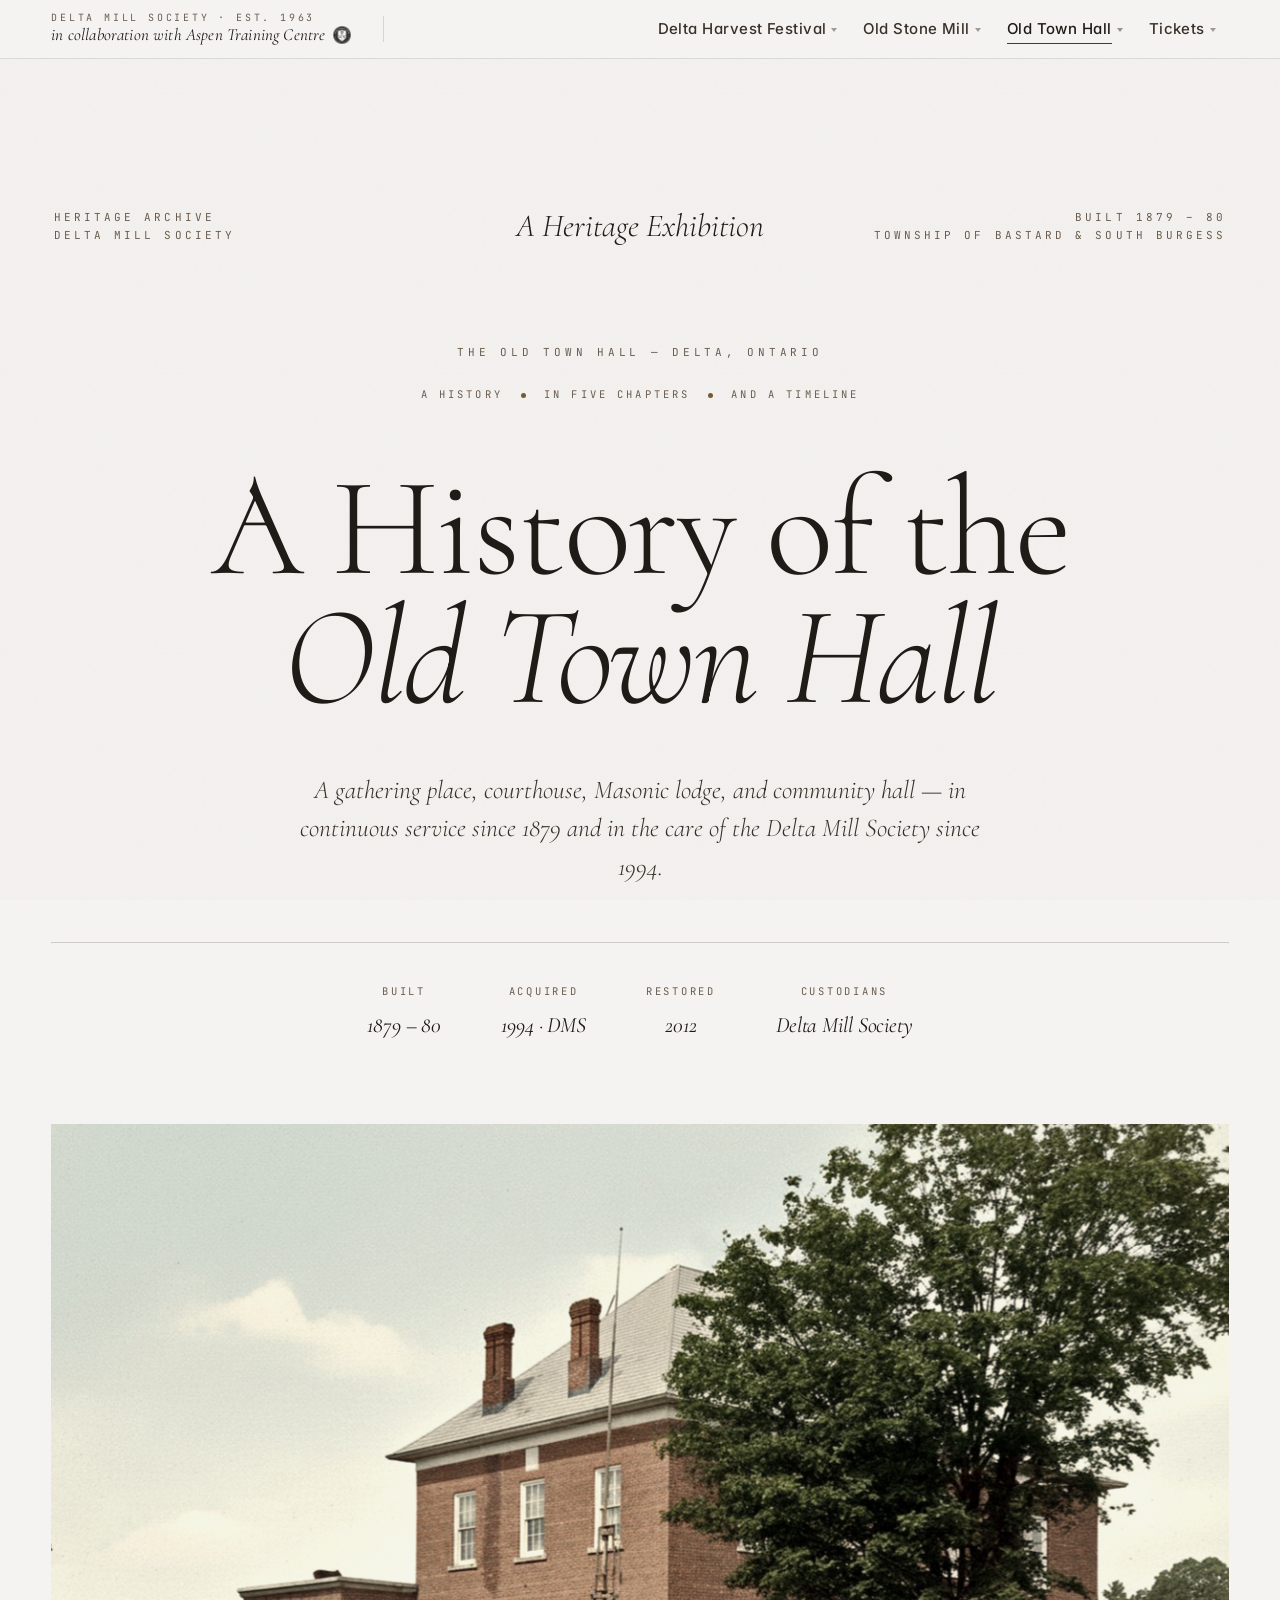
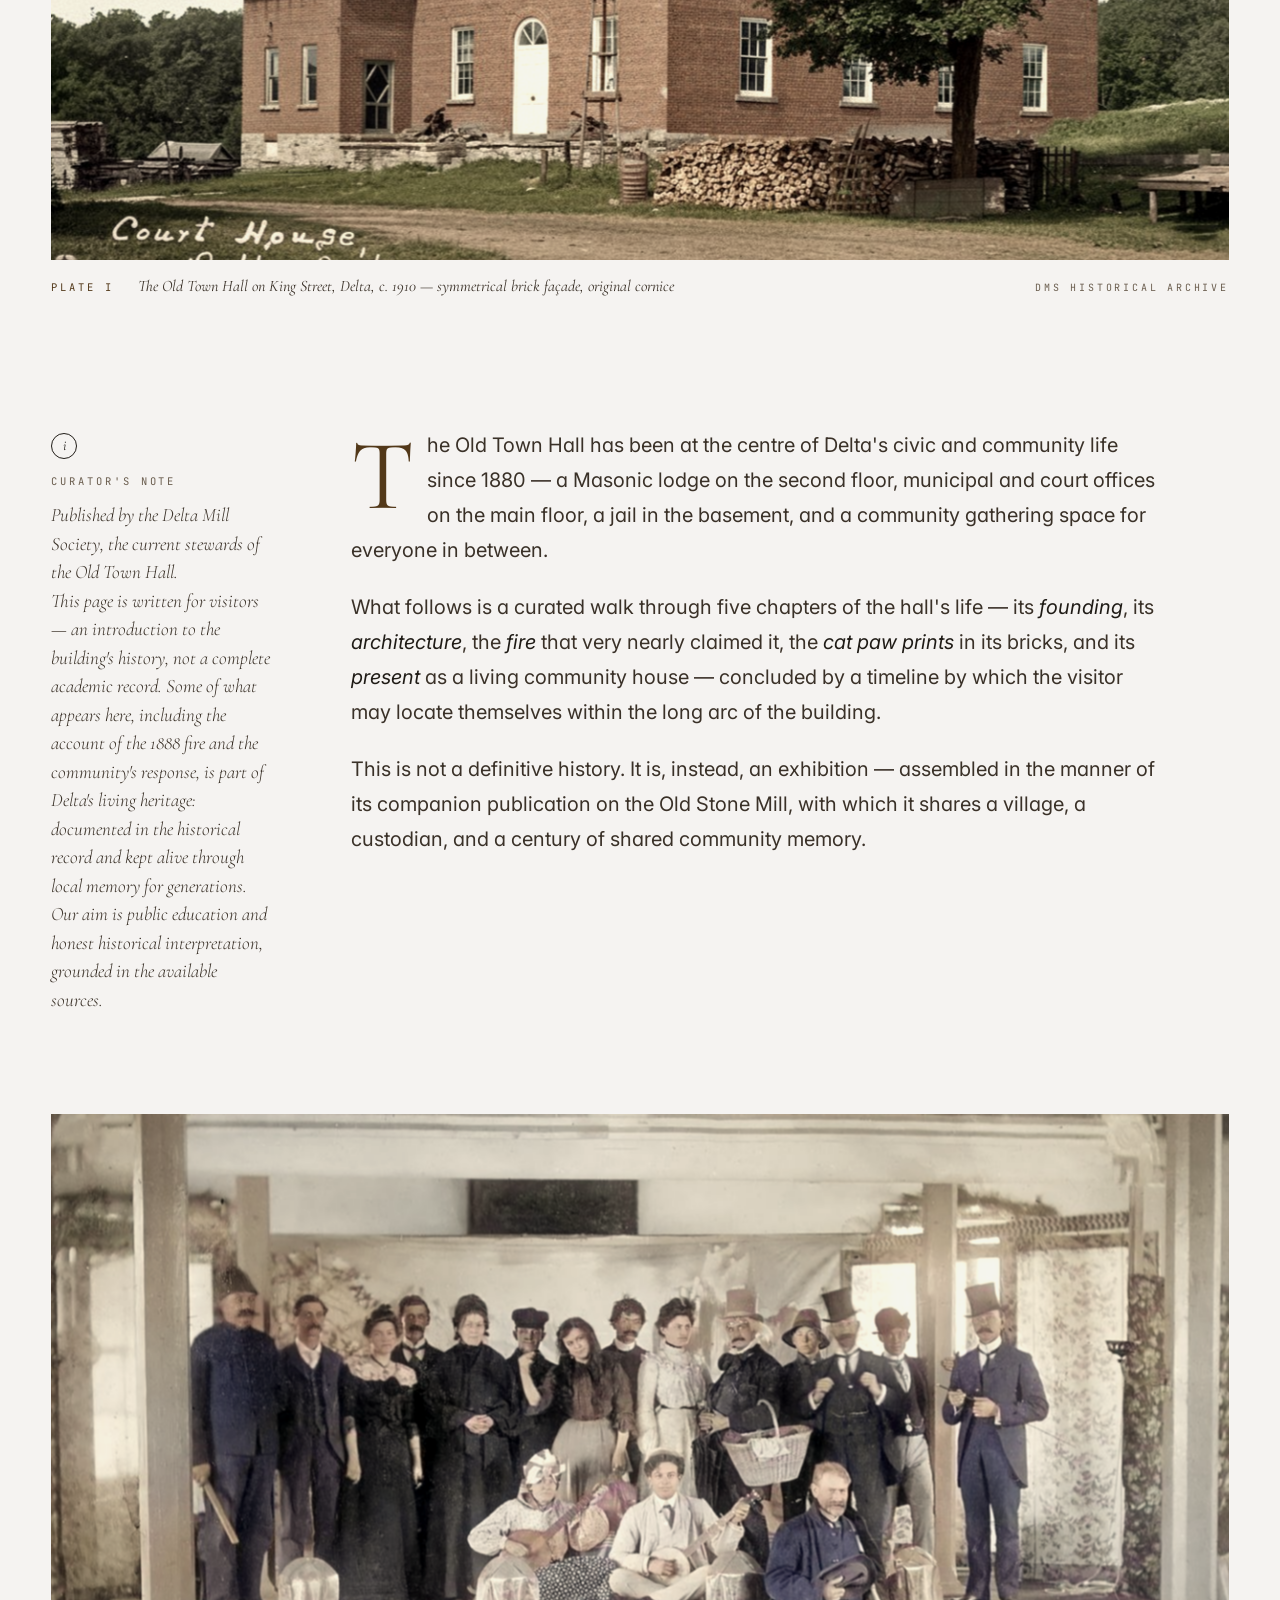
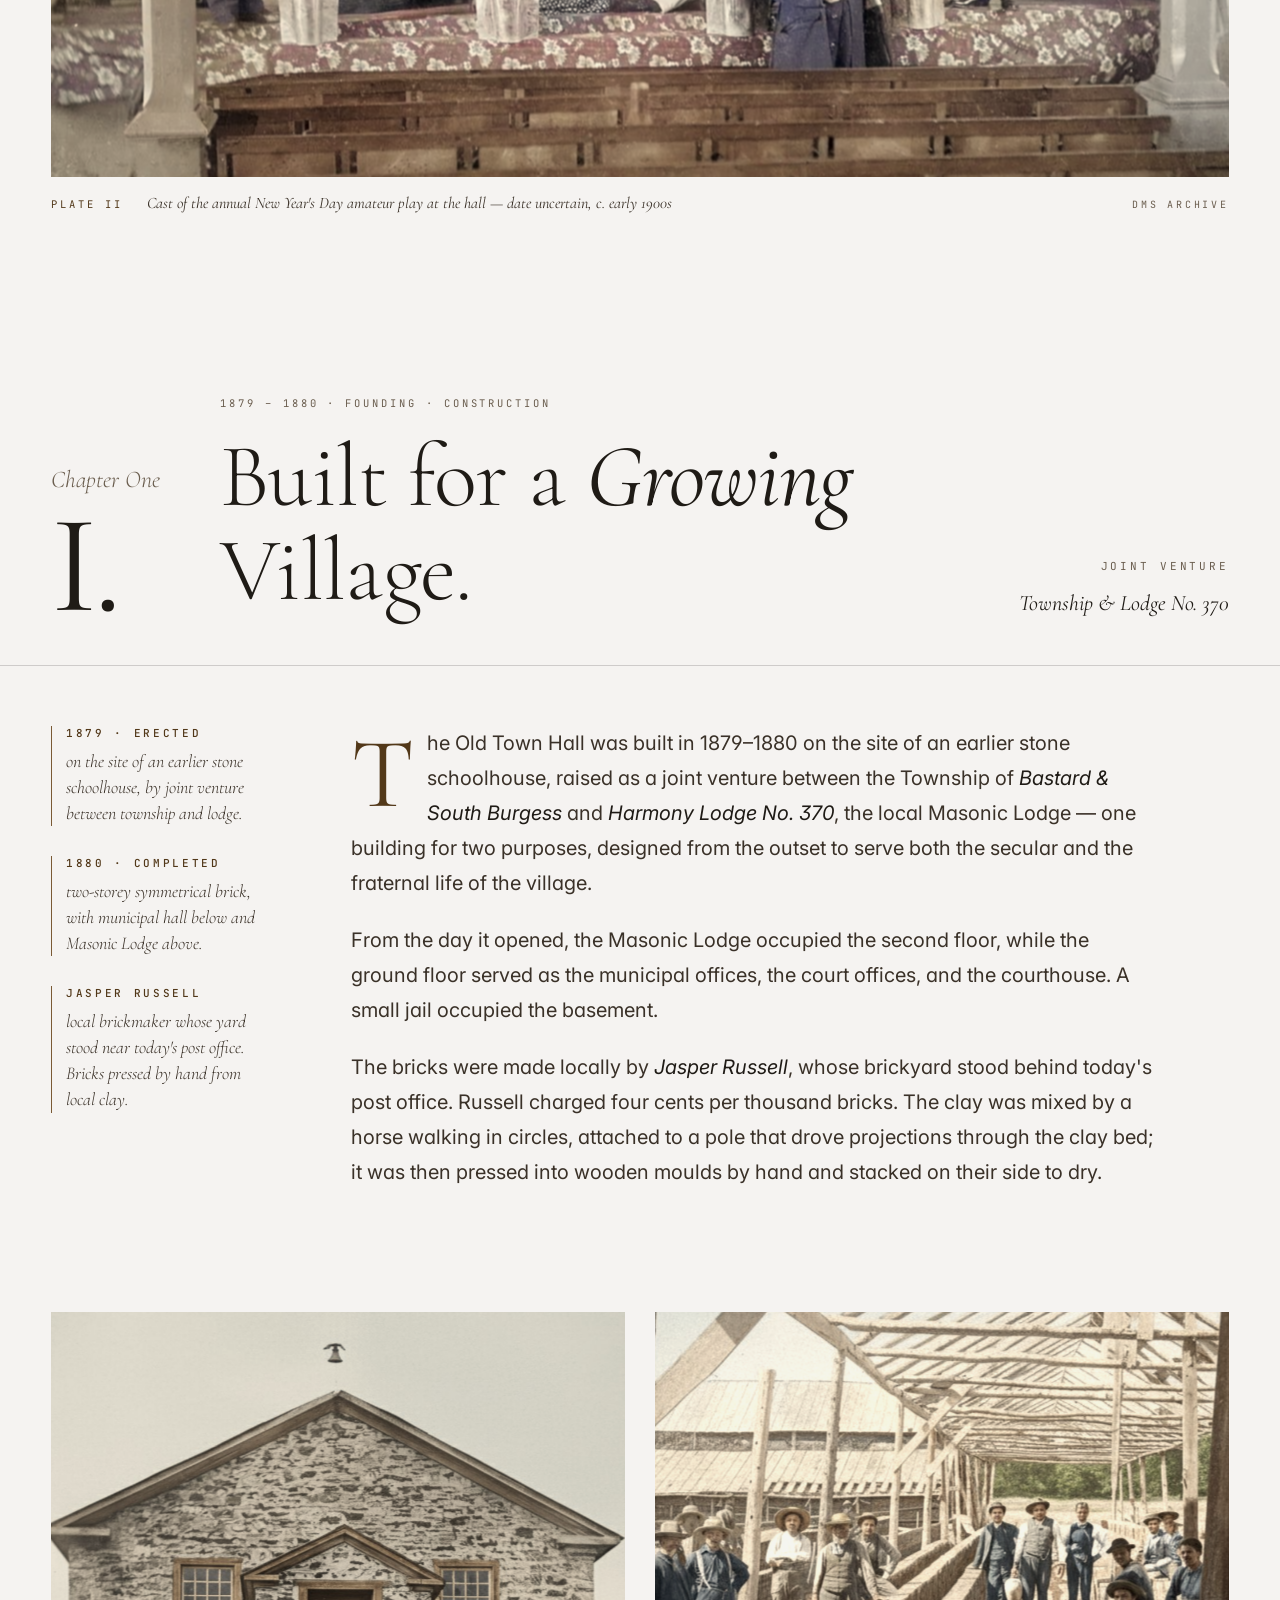
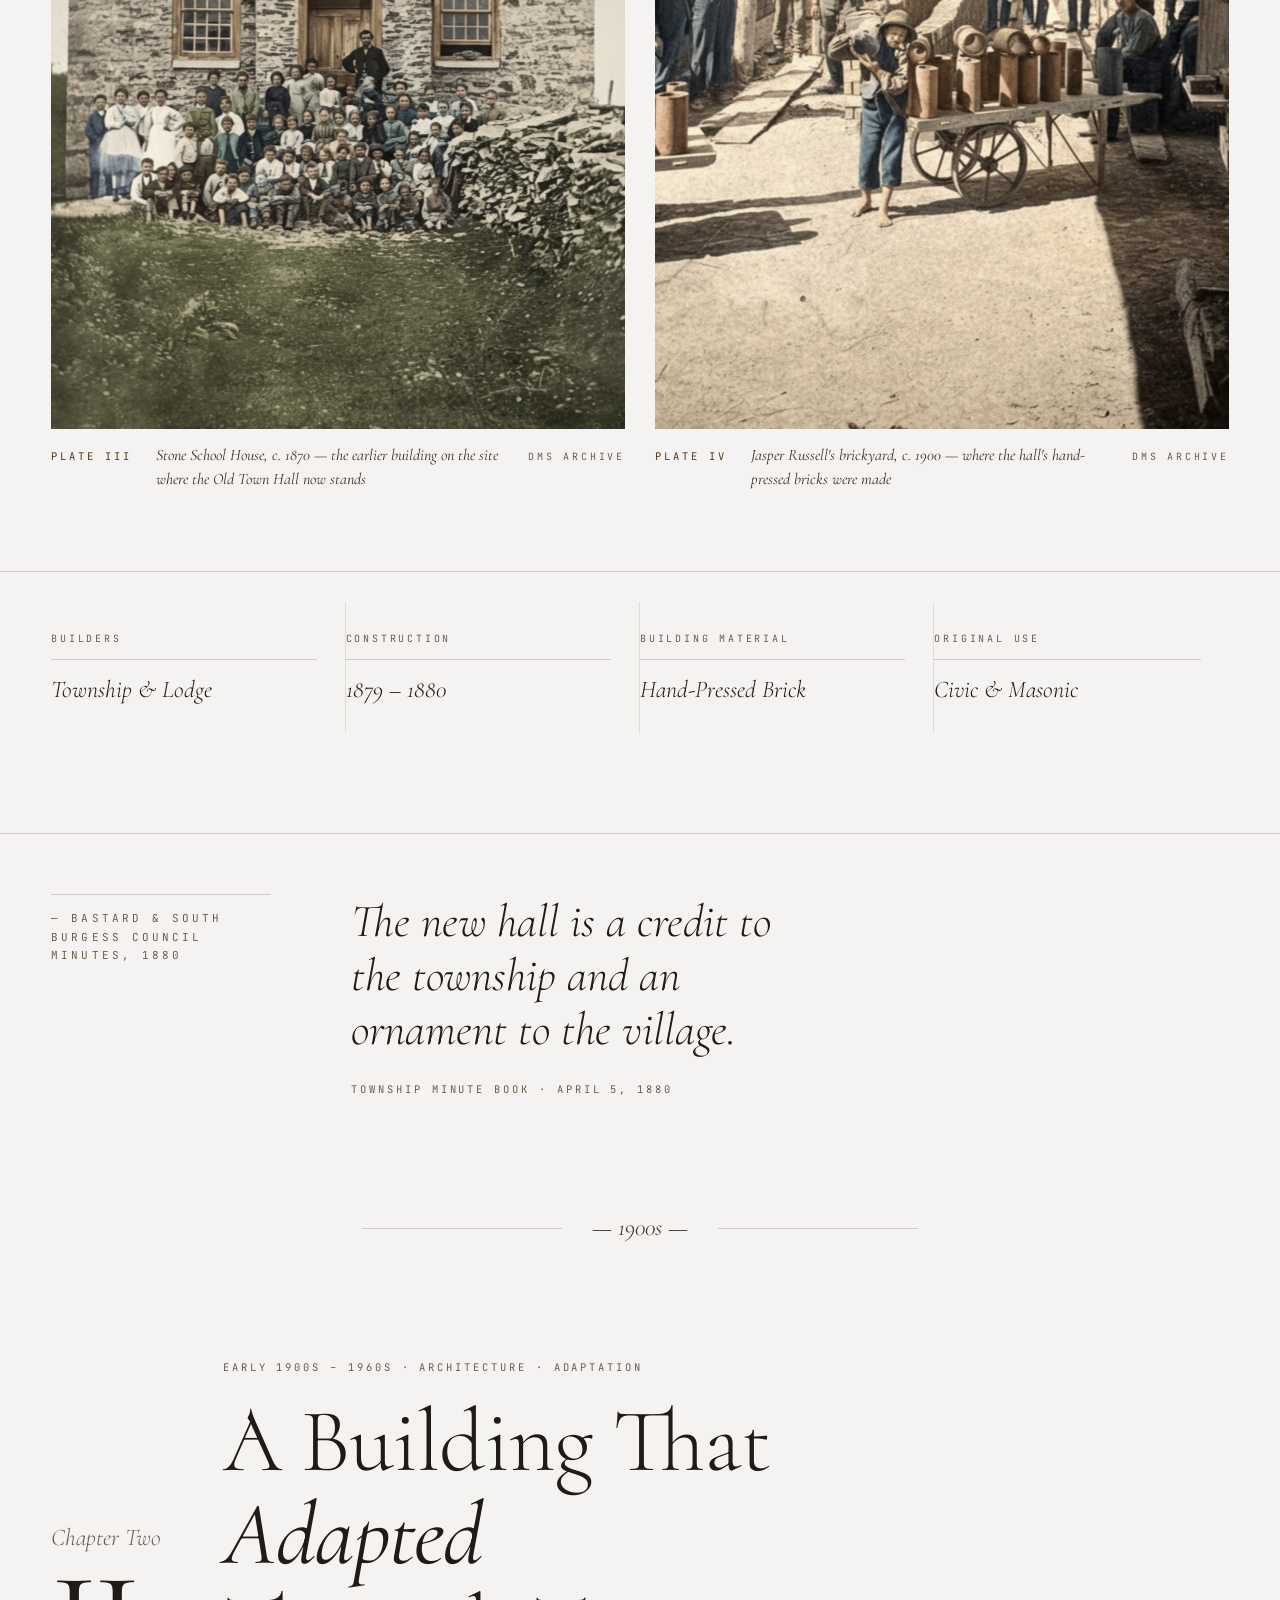
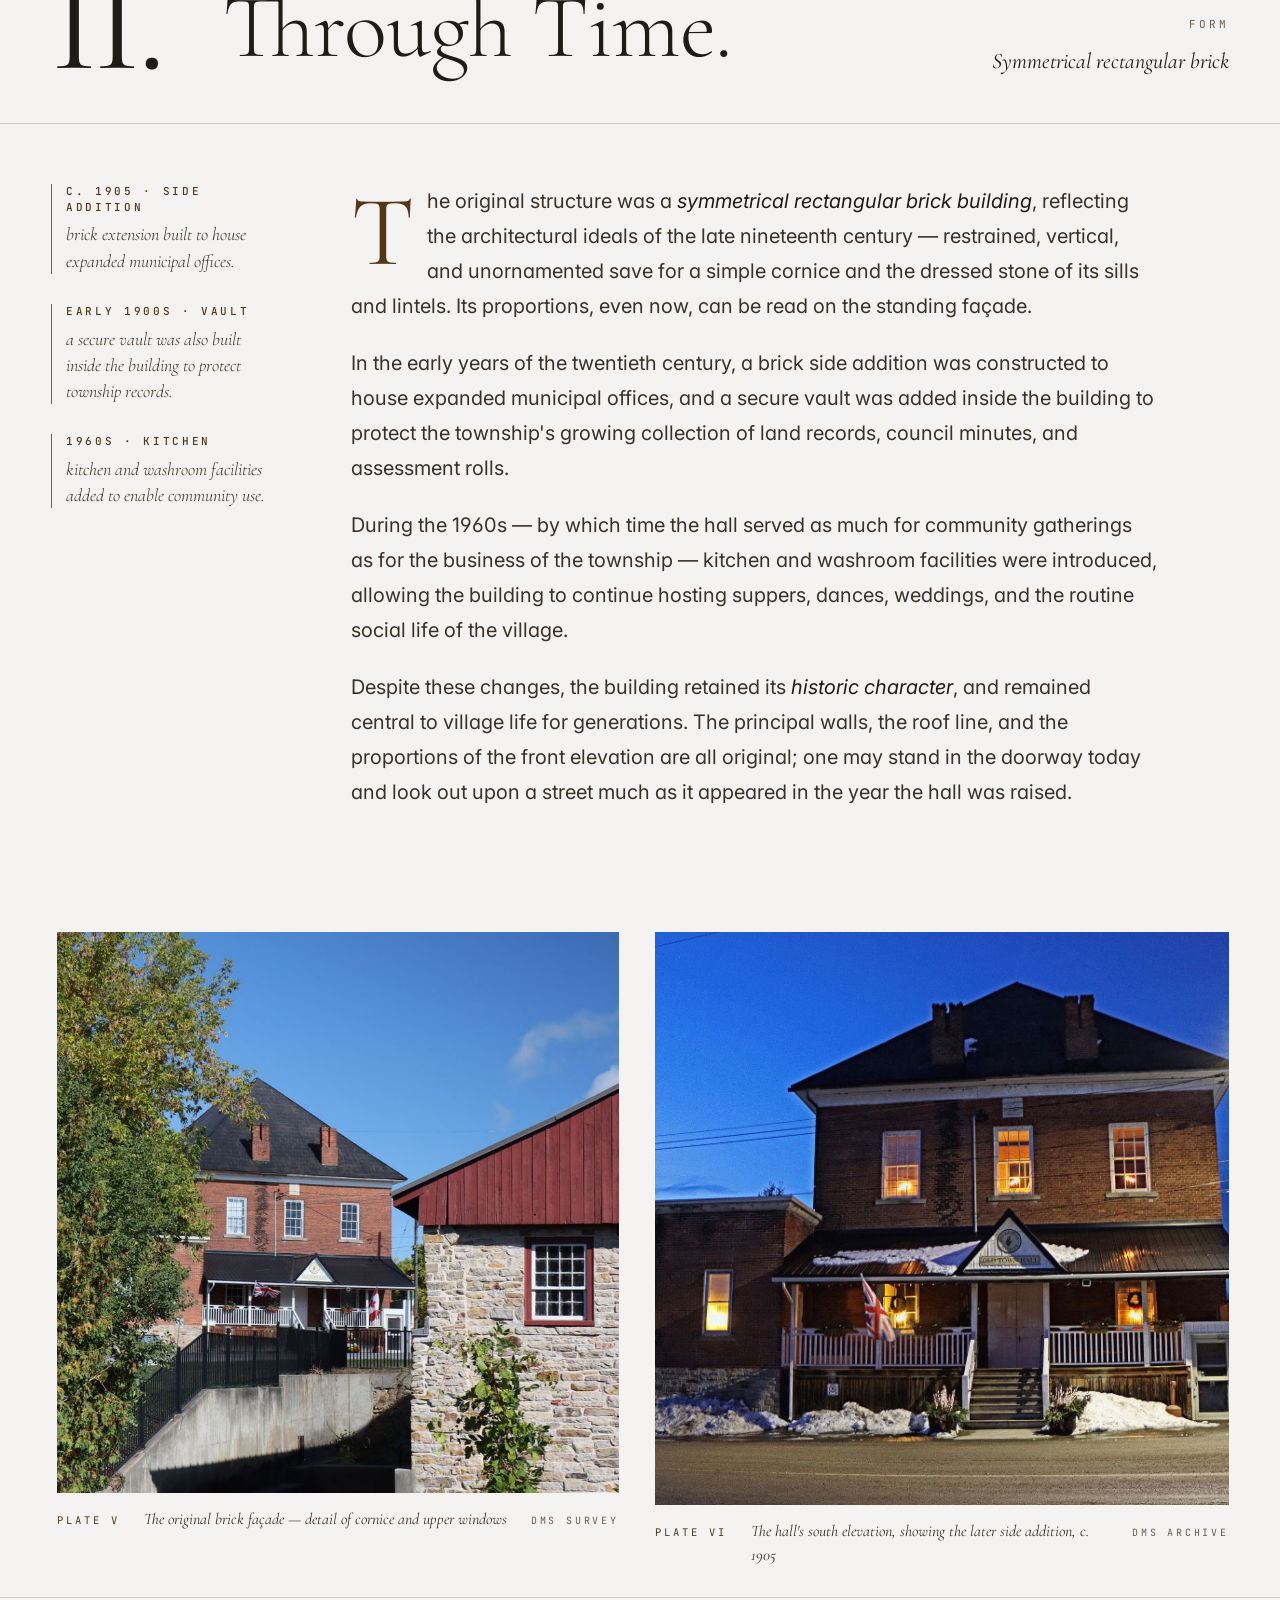
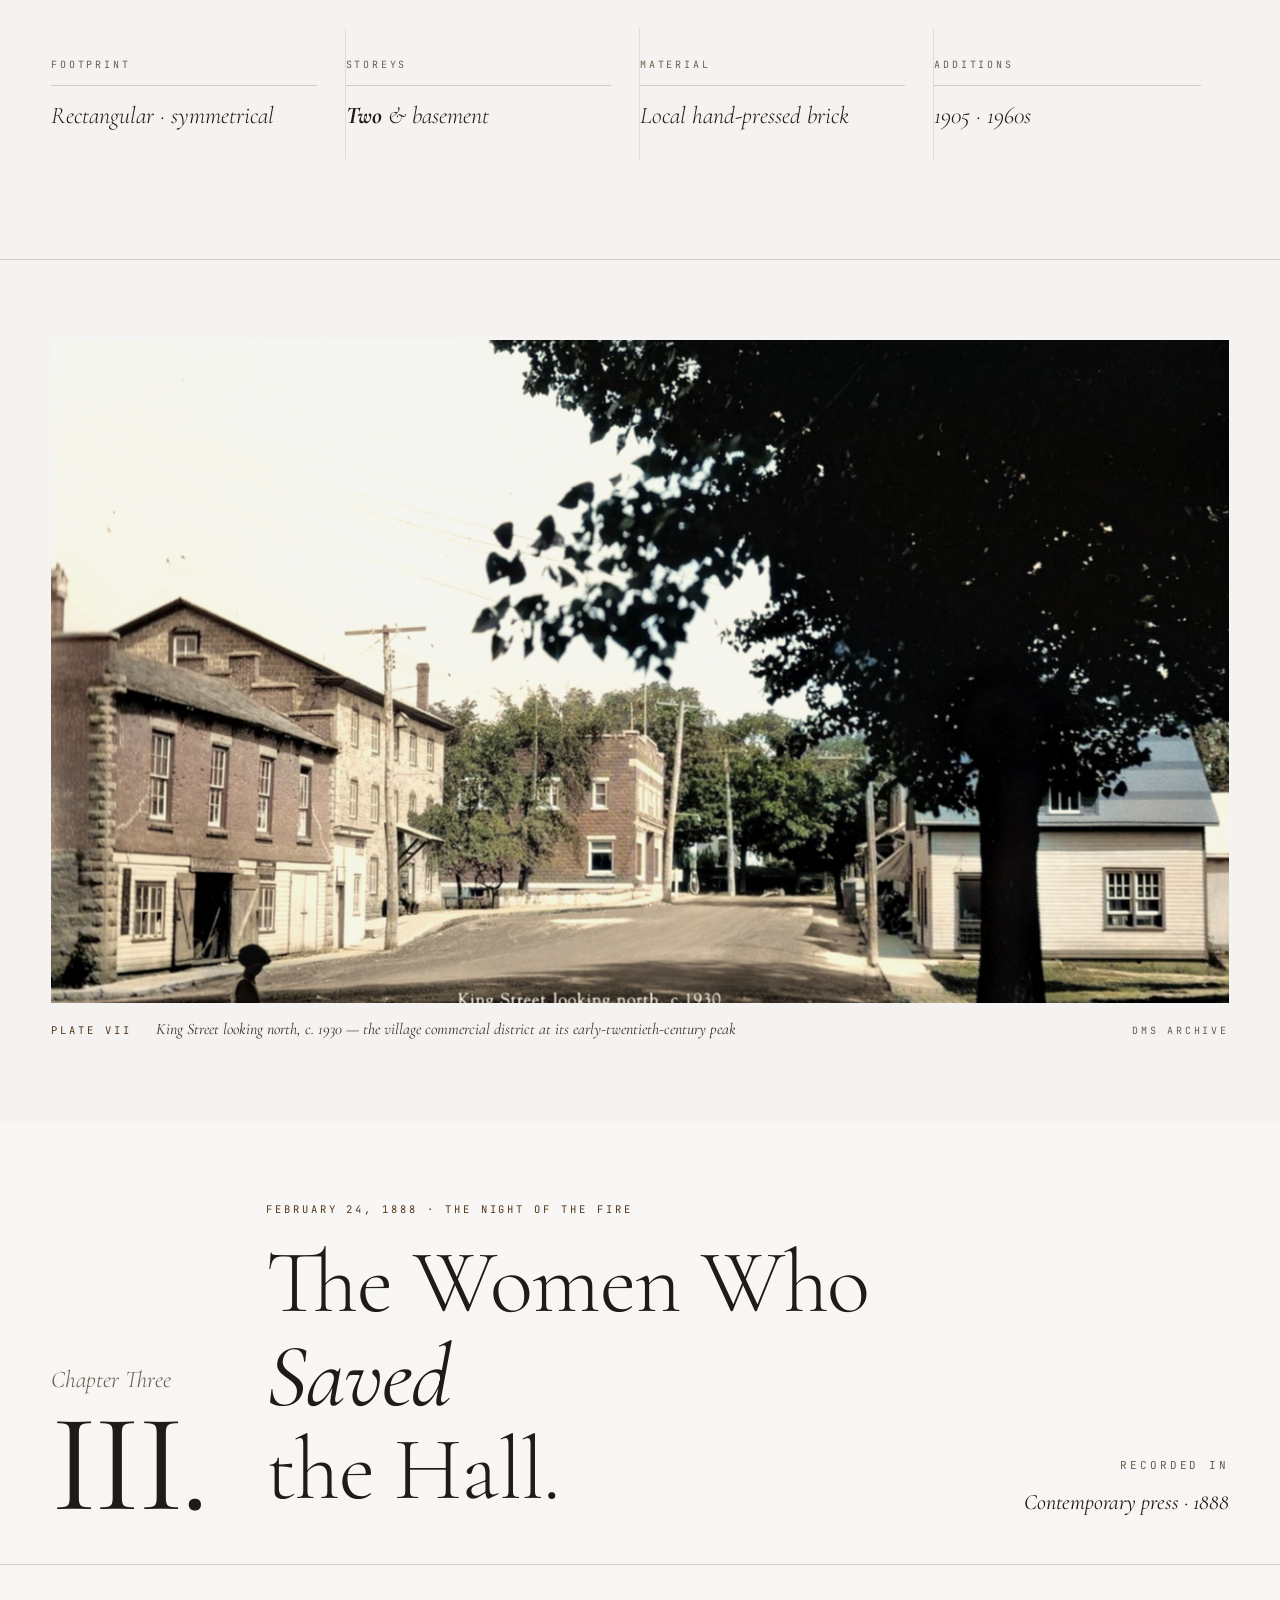
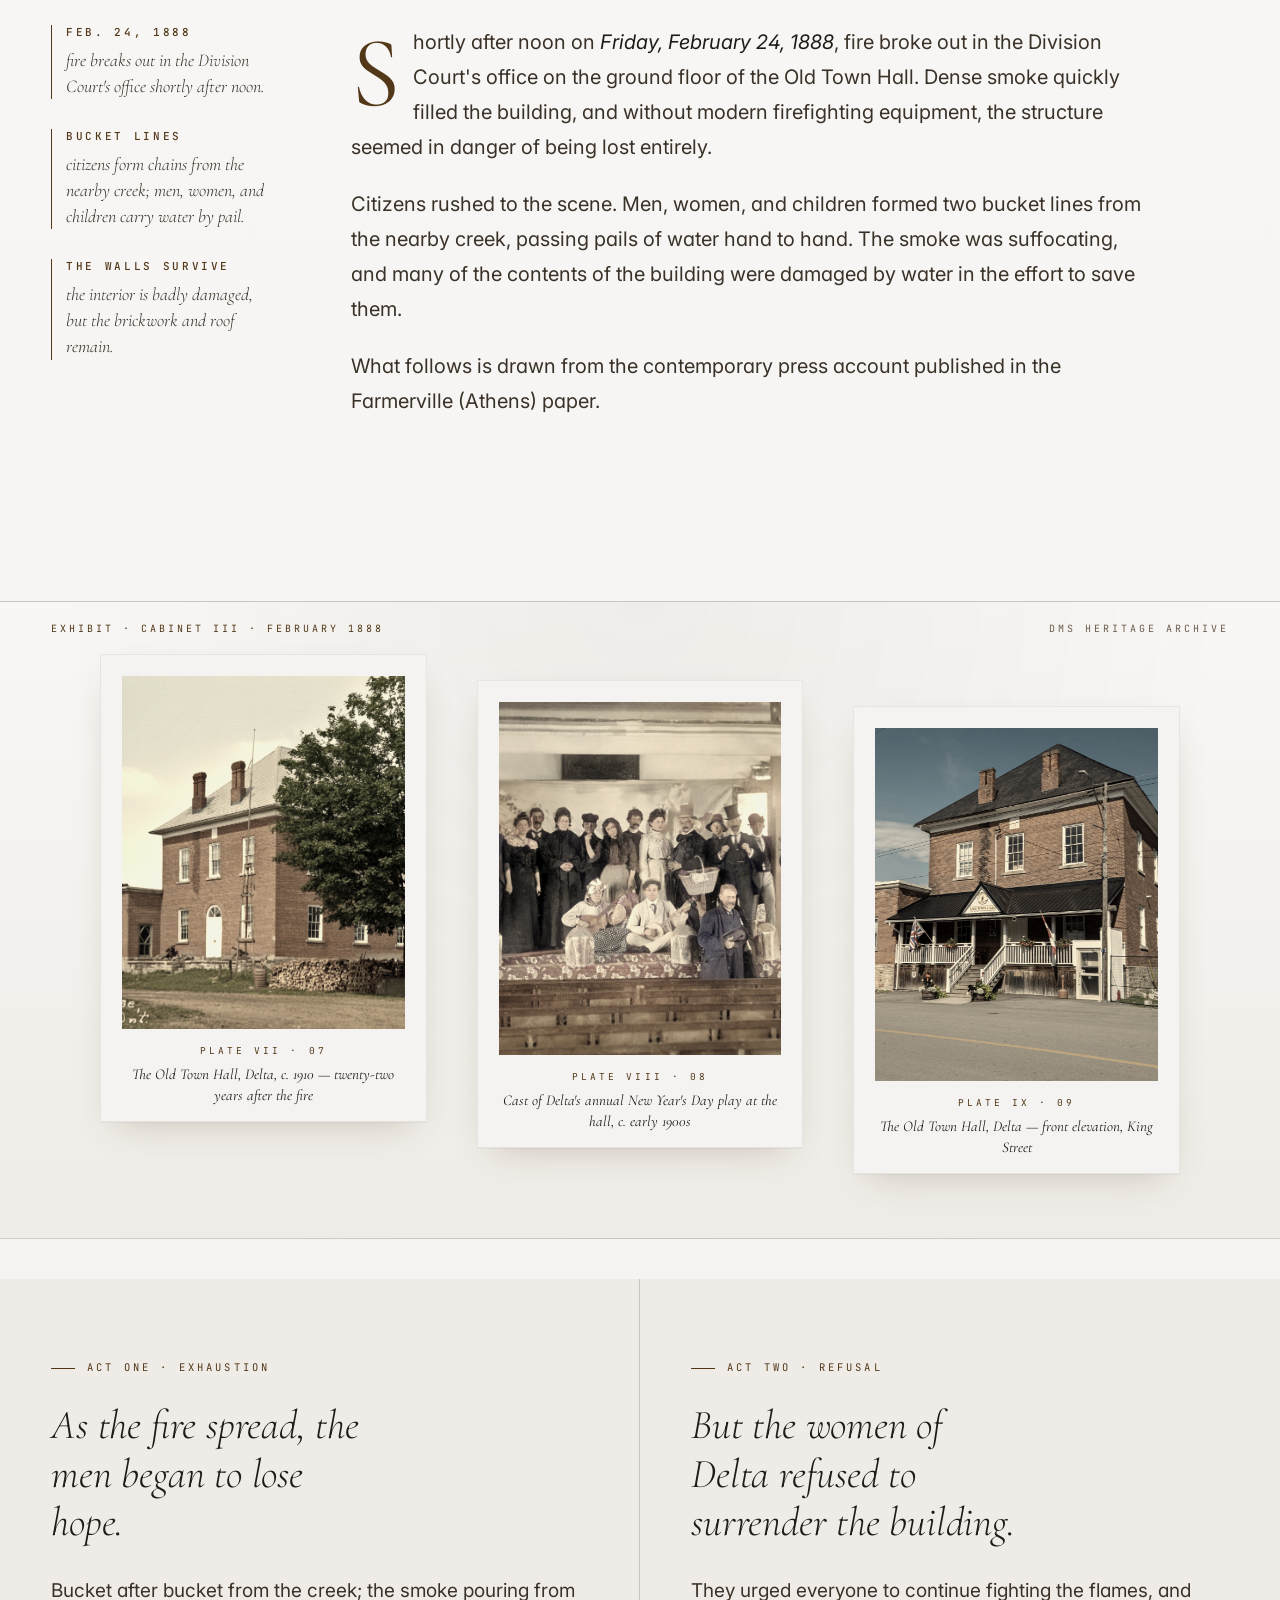
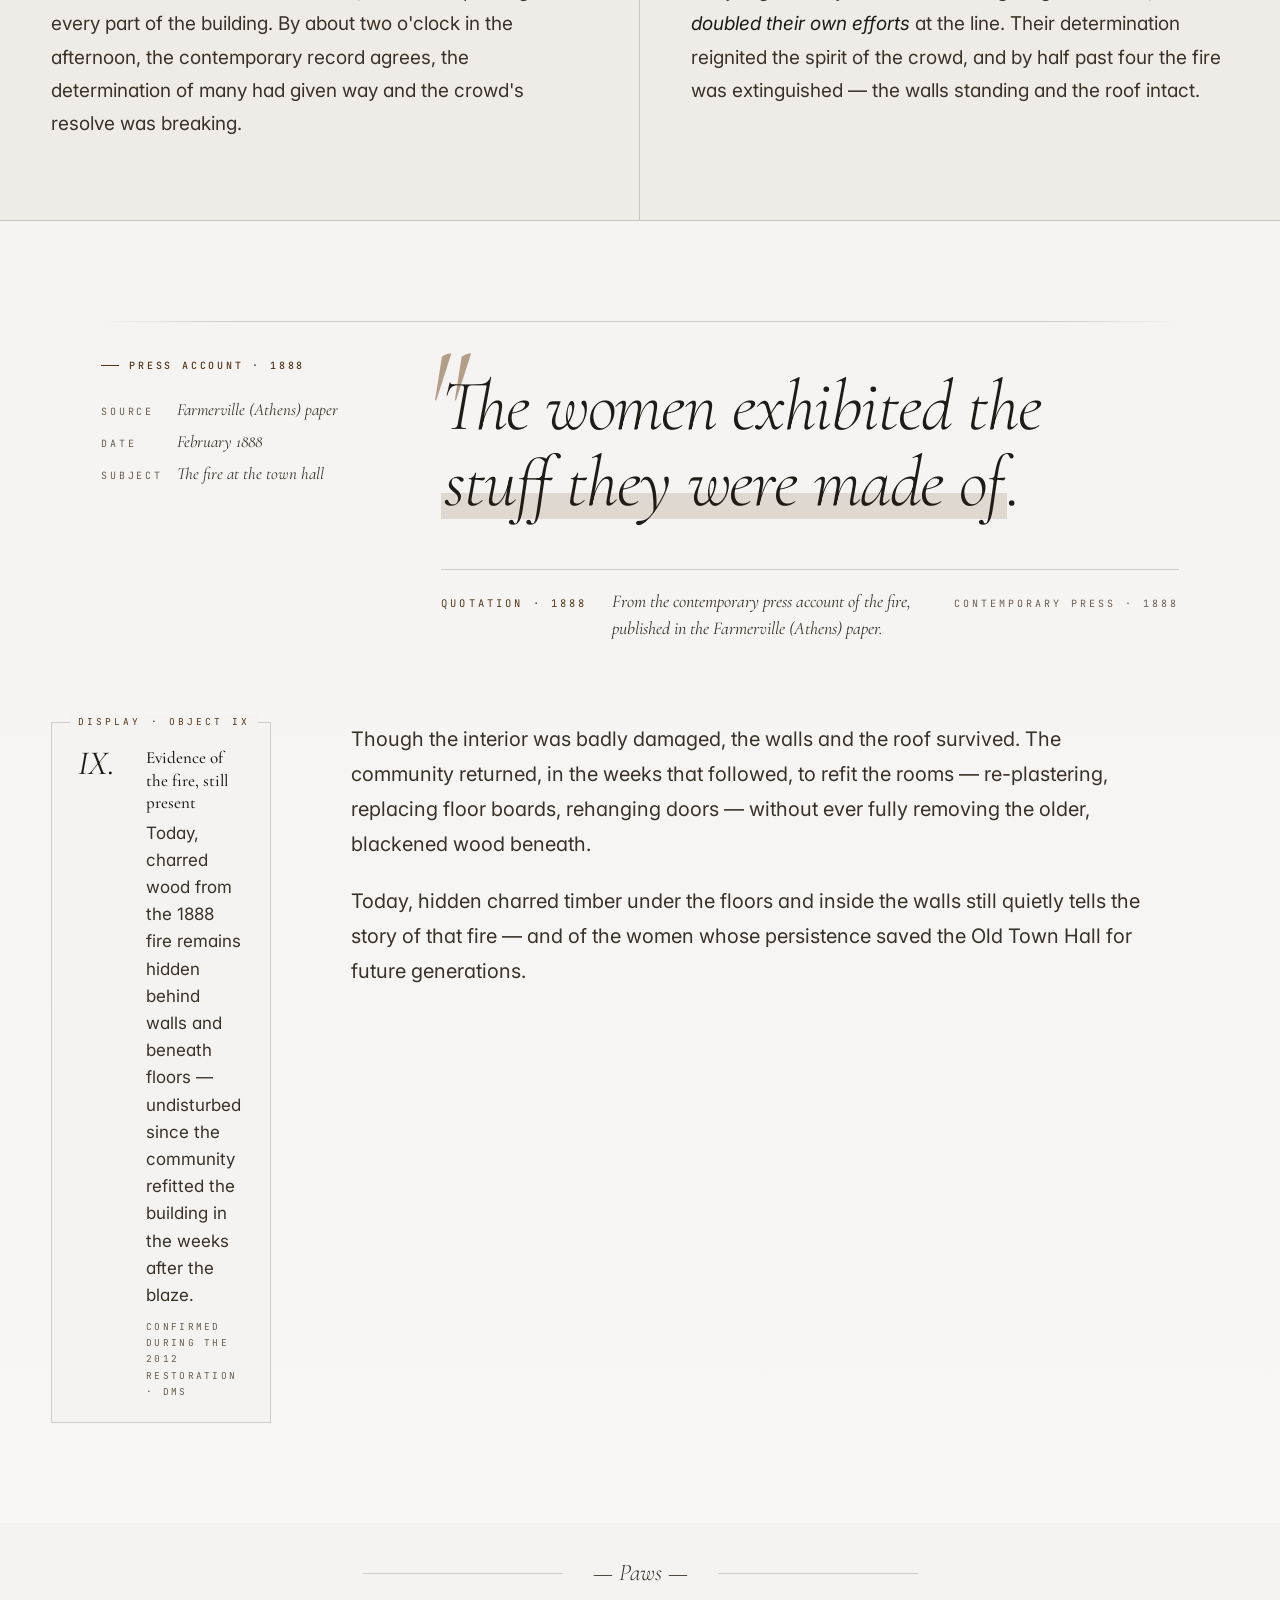
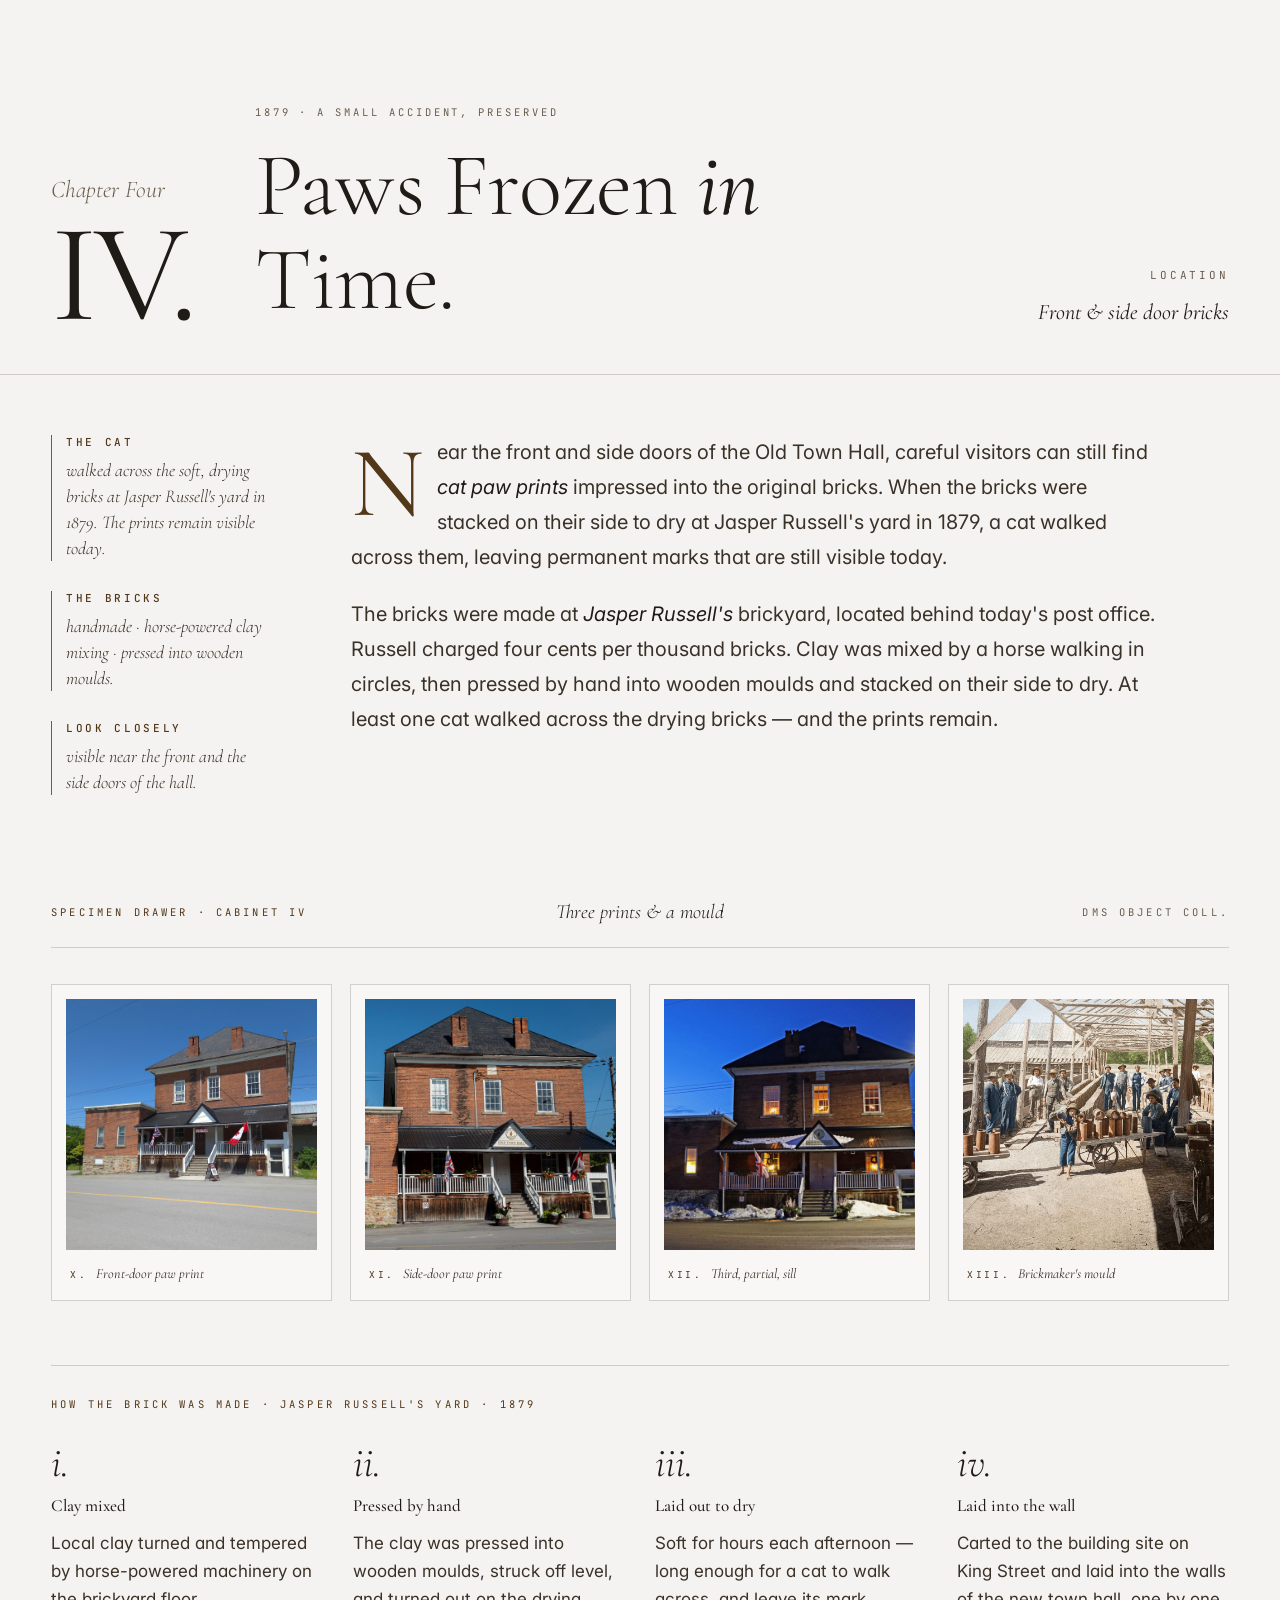
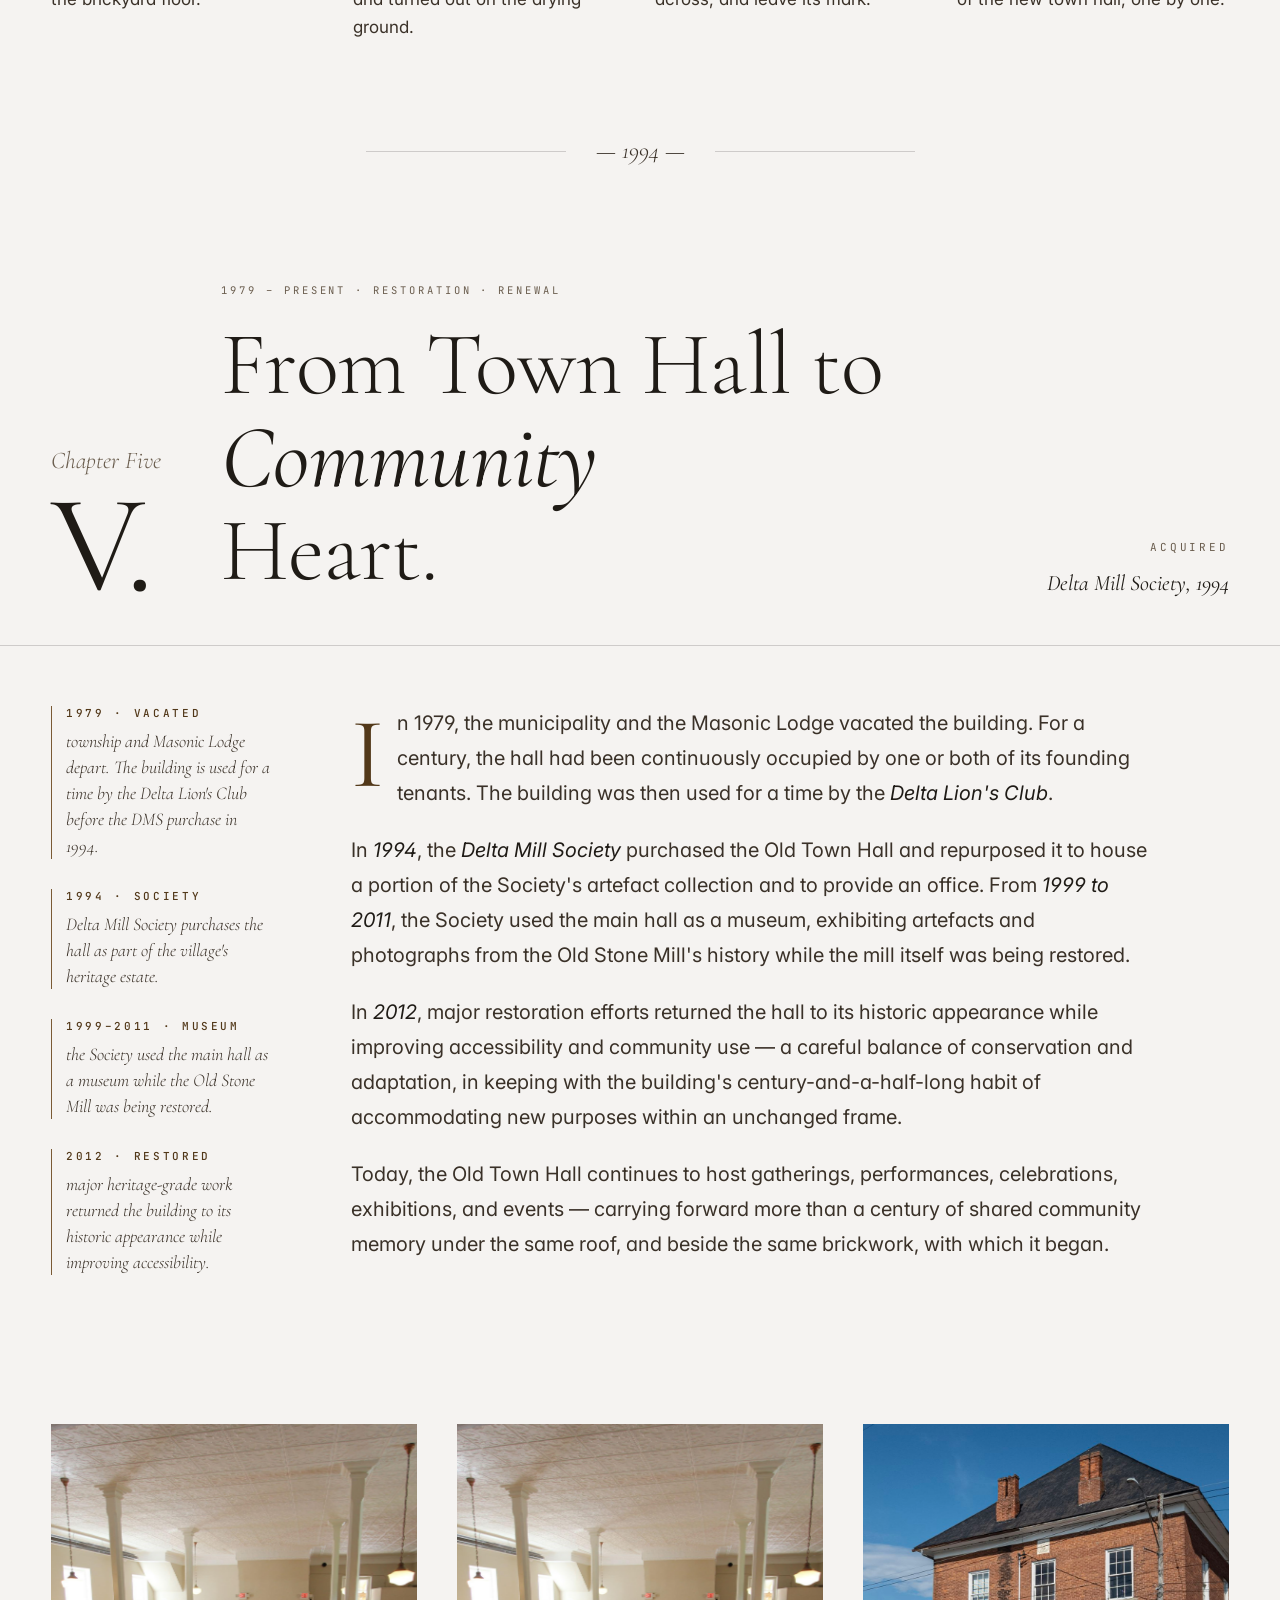
<file: old-town-hall.html>
<!DOCTYPE html>
<html lang="en">
<head>
<meta charset="UTF-8">
<meta name="viewport" content="width=device-width,initial-scale=1">
<title>A History of the Old Town Hall · Delta, Ontario</title>
<meta name="description" content="A History of the Old Town Hall, Delta, Ontario — five chapters and a timeline, presented by the Delta Mill Society Heritage Archive.">

<link rel="icon" type="image/svg+xml" href="Favicon (1).svg">
<link rel="icon" type="image/png" href="Favicon.png">
<link rel="shortcut icon" type="image/png" href="Favicon.png">
<link rel="apple-touch-icon" href="Favicon.png">

<link rel="preconnect" href="https://fonts.googleapis.com">
<link rel="preconnect" href="https://fonts.gstatic.com" crossorigin>
<link href="https://fonts.googleapis.com/css2?family=Cormorant+Garamond:ital,wght@0,300;0,400;0,500;0,600;1,300;1,400;1,500;1,600&family=Inter:wght@300;400;500;600&family=JetBrains+Mono:wght@300;400;500&display=swap" rel="stylesheet">

<link rel="stylesheet" href="shared-nav.css">
<link rel="stylesheet" href="old-town-hall.css">
</head>
<body>

<div class="progress"><div class="bar" id="bar"></div></div>

<!-- NAV -->
<nav class="hn-nav" id="hn-nav" data-active="hall" aria-label="Heritage navigation">
  <div class="hn-inner">
    <a class="hn-brand" href="https://deltaharvestfestival.ca/index.html">
      <span class="hn-brand-org">Delta Mill Society · Est. 1963</span>
      <span class="hn-brand-name hn-brand-collab">in collaboration with Aspen Training Centre <img class="hn-brand-logo" src="images/Aspen/aspen-logo-nav.png" alt="" width="160" height="160" loading="lazy"></span>
    </a>
    <div class="hn-sep" aria-hidden="true"></div>
    <div class="hn-menu" id="hn-menu" role="menubar">
      <div class="hn-item" data-section="festival">
        <a class="hn-link" href="index.html" role="menuitem" aria-haspopup="true"><span>Delta Harvest Festival</span></a>
        <div class="hn-drop" role="menu" aria-label="Delta Harvest Festival sections">
          <div class="hn-drop-head">Delta Harvest Festival</div>
          <a href="index.html#about" role="menuitem">About</a>
          <a href="index.html#weekend" role="menuitem">Weekend Overview</a>
          <a href="index.html#saturday" role="menuitem">Saturday Events</a>
          <a href="index.html#sunday" role="menuitem">Sunday Events</a>
          <a href="index.html#programme" role="menuitem">Programme</a>
          <a href="index.html#venue" role="menuitem">Venue &amp; Map</a>
        </div>
      </div>
      <div class="hn-item" data-section="mill">
        <a class="hn-link" href="mill-history.html" role="menuitem" aria-haspopup="true"><span>Old Stone Mill</span></a>
        <div class="hn-drop" role="menu" aria-label="Old Stone Mill sections">
          <div class="hn-drop-head">Old Stone Mill · Est. 1810</div>
          <a href="mill-history.html" role="menuitem">Introduction</a>
          <a href="mill-history.html#origins" role="menuitem">I. Origins</a>
          <a href="mill-history.html#village" role="menuitem">II. The Village</a>
          <a href="mill-history.html#maps" role="menuitem">Early Map References</a>
          <a href="mill-history.html#milling" role="menuitem">III. Milling</a>
          <a href="mill-history.html#preservation" role="menuitem">IV. Preservation</a>
          <a href="mill-history.html#today" role="menuitem">V. Today</a>
          <a href="mill-history.html#timeline" role="menuitem">Timeline</a>
          <a href="mill-history.html#society" role="menuitem">About the Society</a>
        </div>
      </div>
      <div class="hn-item" data-section="hall">
        <a class="hn-link" href="old-town-hall.html" role="menuitem" aria-haspopup="true"><span>Old Town Hall</span></a>
        <div class="hn-drop" role="menu" aria-label="Old Town Hall sections">
          <div class="hn-drop-head">Old Town Hall · Est. 1879</div>
          <a href="old-town-hall.html#top" role="menuitem">Introduction</a>
          <a href="old-town-hall.html#chap1" role="menuitem">I. The Beginning</a>
          <a href="old-town-hall.html#chap2" role="menuitem">II. Architecture</a>
          <a href="old-town-hall.html#chap3" role="menuitem">III. The Fire</a>
          <a href="old-town-hall.html#chap4" role="menuitem">IV. Paws in Time</a>
          <a href="old-town-hall.html#chap5" role="menuitem">V. Today</a>
          <a href="old-town-hall.html#chap6" role="menuitem">VI. Timeline</a>
        </div>
      </div>
      <div class="hn-item" data-section="tickets">
        <a class="hn-link" href="tickets/" role="menuitem" aria-haspopup="true"><span>Tickets</span></a>
        <div class="hn-drop" role="menu" aria-label="Tickets sections">
          <div class="hn-drop-head">Tickets</div>
          <a href="tickets/" role="menuitem">Purchase Tickets</a>
          <a href="tickets/retrieve/" role="menuitem">Retrieve My Tickets</a>
        </div>
      </div>
    </div>
    <button class="hn-burger" id="hn-burger" aria-label="Open navigation menu" aria-expanded="false" aria-controls="hn-menu">
      <span></span><span></span><span></span>
    </button>
  </div>
</nav>

<!-- FRONTISPIECE -->
<section class="frontispiece" id="top">

  <div class="top-row">
    <div class="l">
      <p>Heritage Archive<br>Delta Mill Society</p>
    </div>
    <div class="mark">A <em>Heritage</em> Exhibition</div>
    <div class="r">
      <p>Built 1879 – 80<br>Township of Bastard &amp; South Burgess</p>
    </div>
  </div>

  <div class="kicker reveal in">The Old Town Hall — Delta, Ontario</div>
  <div class="chap-line reveal delay-1 in">
    <span>A History</span><span class="dot"></span><span>In Five Chapters</span><span class="dot"></span><span>And a Timeline</span>
  </div>

  <h1 class="reveal delay-1 in">A History of the<br><em>Old&nbsp;Town&nbsp;Hall</em></h1>
  <p class="sub reveal delay-2 in">A gathering place, courthouse, Masonic lodge, and community hall — in continuous service since 1879 and in the care of the Delta Mill Society since 1994.</p>

  <div class="meta-row reveal delay-3">
    <div>Built<b>1879&nbsp;–&nbsp;80</b></div>
    <div>Acquired<b>1994 · DMS</b></div>
    <div>Restored<b>2012</b></div>
    <div>Custodians<b>Delta Mill Society</b></div>
  </div>
</section>

<!-- PLATE I — Hero photograph -->
<div class="plate reveal" style="margin-bottom:30px">
  <div class="frame tall parallax-frame">
    <img class="frame-img sepia-tone" src="images/oth-1910.jpg"
         alt="The Old Town Hall, Delta, Ontario, c. 1910"
         loading="lazy">
  </div>
  <div class="caption">
    <span class="num">Plate&nbsp;I</span>
    <span class="desc">The Old Town Hall on King Street, Delta, c. 1910 — symmetrical brick façade, original cornice</span>
    <span class="credit">DMS Historical Archive</span>
  </div>
</div>

<!-- OPENING ESSAY -->
<section class="essay">
  <aside class="reveal">
    <span class="badge">i</span>
    <span class="label">Curator's Note</span>
    <p>Published by the Delta Mill Society, the current stewards of the Old Town Hall.</p>
    <p>This page is written for visitors — an introduction to the building's history, not a complete academic record. Some of what appears here, including the account of the 1888 fire and the community's response, is part of Delta's living heritage: documented in the historical record and kept alive through local memory for generations.</p>
    <p>Our aim is public education and honest historical interpretation, grounded in the available sources.</p>
  </aside>

  <article class="reveal delay-1">
    <p class="drop">The Old Town Hall has been at the centre of Delta's civic and community life since 1880 — a Masonic lodge on the second floor, municipal and court offices on the main floor, a jail in the basement, and a community gathering space for everyone in between.</p>
    <p>What follows is a curated walk through five chapters of the hall's life — its <em>founding</em>, its <em>architecture</em>, the <em>fire</em> that very nearly claimed it, the <em>cat paw prints</em> in its bricks, and its <em>present</em> as a living community house — concluded by a timeline by which the visitor may locate themselves within the long arc of the building.</p>
    <p>This is not a definitive history. It is, instead, an exhibition — assembled in the manner of its companion publication on the Old Stone Mill, with which it shares a village, a custodian, and a century of shared community memory.</p>
  </article>
</section>

<!-- PLATE II -->
<div class="plate reveal" style="margin-bottom:100px">
  <div class="frame wide parallax-frame">
    <img class="frame-img sepia-tone" src="images/oth-play-1900s.jpg"
         alt="Cast of the annual New Year's Day amateur play at the Old Town Hall, c. early 1900s"
         loading="lazy">
  </div>
  <div class="caption">
    <span class="num">Plate&nbsp;II</span>
    <span class="desc">Cast of the annual New Year's Day amateur play at the hall — date uncertain, c. early 1900s</span>
    <span class="credit">DMS Archive</span>
  </div>
</div>

<!-- CHAPTER I — BEGINNING -->
<section id="chap1">
  <div class="chap-header">
    <div>
      <span class="word">Chapter One</span>
      <div class="num">I.</div>
    </div>
    <div class="head">
      <span class="label">1879 – 1880 · Founding · Construction</span>
      <h2>Built for a <em>Growing</em><br>Village.</h2>
    </div>
    <div class="side">
      <span>Joint venture</span>
      <b>Township &amp; Lodge No. 370</b>
    </div>
  </div>

  <div class="chap-body">
    <aside class="reveal">
      <div class="note"><b>1879 · Erected</b>on the site of an earlier stone schoolhouse, by joint venture between township and lodge.</div>
      <div class="note"><b>1880 · Completed</b>two-storey symmetrical brick, with municipal hall below and Masonic Lodge above.</div>
      <div class="note"><b>Jasper Russell</b>local brickmaker whose yard stood near today's post office. Bricks pressed by hand from local clay.</div>
    </aside>
    <article class="reveal delay-1">
      <p class="drop">The Old Town Hall was built in 1879–1880 on the site of an earlier stone schoolhouse, raised as a joint venture between the Township of <em>Bastard &amp; South Burgess</em> and <em>Harmony Lodge No. 370</em>, the local Masonic Lodge — one building for two purposes, designed from the outset to serve both the secular and the fraternal life of the village.</p>
      <p>From the day it opened, the Masonic Lodge occupied the second floor, while the ground floor served as the municipal offices, the court offices, and the courthouse. A small jail occupied the basement.</p>
      <p>The bricks were made locally by <em>Jasper Russell</em>, whose brickyard stood behind today's post office. Russell charged four cents per thousand bricks. The clay was mixed by a horse walking in circles, attached to a pole that drove projections through the clay bed; it was then pressed into wooden moulds by hand and stacked on their side to dry.</p>
    </article>
  </div>

  <!-- Plates III & IV: Schoolhouse + Brickyard -->
  <div style="max-width:1280px;margin:0 auto;padding:0 var(--pad) 80px;display:grid;grid-template-columns:1fr 1fr;gap:30px">
    <div class="plate reveal" style="padding:0">
      <div class="frame portrait parallax-frame">
        <img class="frame-img sepia-tone" src="images/arch/stone-schoolhouse-1870.jpg"
             alt="Stone School House, c. 1870 — the building that stood on the site before the Old Town Hall was built"
             loading="lazy">
      </div>
      <div class="caption">
        <span class="num">Plate&nbsp;III</span>
        <span class="desc">Stone School House, c. 1870 — the earlier building on the site where the Old Town Hall now stands</span>
        <span class="credit">DMS Archive</span>
      </div>
    </div>
    <div class="plate reveal delay-1" style="padding:0">
      <div class="frame portrait parallax-frame">
        <img class="frame-img sepia-tone" src="images/oth-brickyard.jpg"
             alt="Jasper Russell's brickyard, c. 1900 — where the hall's hand-pressed bricks were made"
             loading="lazy">
      </div>
      <div class="caption">
        <span class="num">Plate&nbsp;IV</span>
        <span class="desc">Jasper Russell's brickyard, c. 1900 — where the hall's hand-pressed bricks were made</span>
        <span class="credit">DMS Archive</span>
      </div>
    </div>
  </div>

  <dl class="specs">
    <div><dt>Builders</dt><dd>Township &amp; Lodge</dd></div>
    <div><dt>Construction</dt><dd>1879 – 1880</dd></div>
    <div><dt>Building Material</dt><dd>Hand-Pressed Brick</dd></div>
    <div><dt>Original Use</dt><dd>Civic &amp; Masonic</dd></div>
  </dl>
</section>

<div class="pull-light">
  <div class="lbl">— Bastard &amp; South Burgess Council Minutes, 1880</div>
  <div>
    <blockquote>The new hall is a credit to the township and an ornament to the village.</blockquote>
    <cite>Township minute book · April&nbsp;5, 1880</cite>
  </div>
</div>

<!-- DIVIDER -->
<div class="divider"><div class="l"></div><div class="mk">— 1900s —</div><div class="l"></div></div>

<!-- CHAPTER II — ARCHITECTURE -->
<section id="chap2">
  <div class="chap-header">
    <div>
      <span class="word">Chapter Two</span>
      <div class="num">II.</div>
    </div>
    <div class="head">
      <span class="label">Early 1900s – 1960s · Architecture · Adaptation</span>
      <h2>A Building That <em>Adapted</em><br>Through Time.</h2>
    </div>
    <div class="side">
      <span>Form</span>
      <b>Symmetrical rectangular brick</b>
    </div>
  </div>

  <div class="chap-body">
    <aside class="reveal">
      <div class="note"><b>c. 1905 · Side addition</b>brick extension built to house expanded municipal offices.</div>
      <div class="note"><b>Early 1900s · Vault</b>a secure vault was also built inside the building to protect township records.</div>
      <div class="note"><b>1960s · Kitchen</b>kitchen and washroom facilities added to enable community use.</div>
    </aside>
    <article class="reveal delay-1">
      <p class="drop">The original structure was a <em>symmetrical rectangular brick building</em>, reflecting the architectural ideals of the late nineteenth century — restrained, vertical, and unornamented save for a simple cornice and the dressed stone of its sills and lintels. Its proportions, even now, can be read on the standing façade.</p>
      <p>In the early years of the twentieth century, a brick side addition was constructed to house expanded municipal offices, and a secure vault was added inside the building to protect the township's growing collection of land records, council minutes, and assessment rolls.</p>
      <p>During the 1960s — by which time the hall served as much for community gatherings as for the business of the township — kitchen and washroom facilities were introduced, allowing the building to continue hosting suppers, dances, weddings, and the routine social life of the village.</p>
      <p>Despite these changes, the building retained its <em>historic character</em>, and remained central to village life for generations. The principal walls, the roof line, and the proportions of the front elevation are all original; one may stand in the doorway today and look out upon a street much as it appeared in the year the hall was raised.</p>
    </article>
  </div>

  <!-- arch plates row -->
  <div style="max-width:1280px;margin:0 auto;padding:0 var(--pad) 30px;display:grid;grid-template-columns:1fr 1fr;gap:30px">
    <div class="plate reveal" style="padding:0">
      <div class="frame square parallax-frame">
        <img class="frame-img" src="images/old-town-hall-4.jpg"
             alt="The Old Town Hall exterior — brick façade and original cornice"
             loading="lazy">
      </div>
      <div class="caption">
        <span class="num">Plate&nbsp;V</span>
        <span class="desc">The original brick façade — detail of cornice and upper windows</span>
        <span class="credit">DMS Survey</span>
      </div>
    </div>
    <div class="plate reveal delay-1" style="padding:0">
      <div class="frame square parallax-frame">
        <img class="frame-img" src="images/old-town-hall-3.jpg"
             alt="The Old Town Hall exterior with side addition visible"
             loading="lazy">
      </div>
      <div class="caption">
        <span class="num">Plate&nbsp;VI</span>
        <span class="desc">The hall's south elevation, showing the later side addition, c. 1905</span>
        <span class="credit">DMS Archive</span>
      </div>
    </div>
  </div>

  <dl class="specs">
    <div><dt>Footprint</dt><dd>Rectangular · <i>symmetrical</i></dd></div>
    <div><dt>Storeys</dt><dd><b>Two</b> &amp; basement</dd></div>
    <div><dt>Material</dt><dd><i>Local</i> hand-pressed brick</dd></div>
    <div><dt>Additions</dt><dd>1905 · 1960s</dd></div>
  </dl>
</section>

<div class="plate reveal" style="max-width:1280px;margin:80px auto;padding:0 var(--pad)">
  <div class="frame wide parallax-frame">
    <img class="frame-img sepia-tone" src="images/arch/king-street-north-1930.jpg"
         alt="King Street looking north, Delta, c. 1930 — the village commercial district at its early-twentieth-century peak"
         loading="lazy">
  </div>
  <div class="caption">
    <span class="num">Plate&nbsp;VII</span>
    <span class="desc">King Street looking north, c. 1930 — the village commercial district at its early-twentieth-century peak</span>
    <span class="credit">DMS Archive</span>
  </div>
</div>

<!-- CHAPTER III — FIRE -->
<section id="chap3" class="fire-section">
  <div class="chap-header">
    <div>
      <span class="word">Chapter Three</span>
      <div class="num">III.</div>
    </div>
    <div class="head">
      <span class="label">February 24, 1888 · The Night of the Fire</span>
      <h2>The Women Who <em>Saved</em><br>the Hall.</h2>
    </div>
    <div class="side">
      <span>Recorded in</span>
      <b>Contemporary press · 1888</b>
    </div>
  </div>

  <div class="chap-body">
    <aside class="reveal">
      <div class="note"><b>Feb. 24, 1888</b>fire breaks out in the Division Court's office shortly after noon.</div>
      <div class="note"><b>Bucket lines</b>citizens form chains from the nearby creek; men, women, and children carry water by pail.</div>
      <div class="note"><b>The walls survive</b>the interior is badly damaged, but the brickwork and roof remain.</div>
    </aside>
    <article class="reveal delay-1">
      <p class="drop">Shortly after noon on <em>Friday, February 24, 1888</em>, fire broke out in the Division Court's office on the ground floor of the Old Town Hall. Dense smoke quickly filled the building, and without modern firefighting equipment, the structure seemed in danger of being lost entirely.</p>
      <p>Citizens rushed to the scene. Men, women, and children formed two bucket lines from the nearby creek, passing pails of water hand to hand. The smoke was suffocating, and many of the contents of the building were damaged by water in the effort to save them.</p>
      <p>What follows is drawn from the contemporary press account published in the Farmerville (Athens) paper.</p>
    </article>
  </div>

  <!-- Museum exhibit wall — three sepia plates hung in a row -->
  <div class="exhibit-wall reveal">
    <div class="row">
      <div class="frame-mat tall">
        <div class="img parallax-frame">
          <img class="frame-img" src="images/oth-1910.jpg"
               alt="The Old Town Hall, Delta, c. 1910 — exterior on King Street"
               loading="lazy" style="object-position:50% 20%">
        </div>
        <div class="plaque">
          <div class="num">Plate&nbsp;VII · 07</div>
          <div class="t">The Old Town Hall, Delta, c. 1910 — twenty-two years after the fire</div>
        </div>
      </div>
      <div class="frame-mat">
        <div class="img parallax-frame">
          <img class="frame-img" src="images/oth-play-1900s.jpg"
               alt="Cast of the annual New Year's Day play in the Old Town Hall, c. early 1900s"
               loading="lazy" style="object-position:50% 30%">
        </div>
        <div class="plaque">
          <div class="num">Plate&nbsp;VIII · 08</div>
          <div class="t">Cast of Delta's annual New Year's Day play at the hall, c. early 1900s</div>
        </div>
      </div>
      <div class="frame-mat low">
        <div class="img parallax-frame">
          <img class="frame-img" src="images/old-town-hall.jpg"
               alt="The Old Town Hall, Delta, Ontario — front elevation"
               loading="lazy" style="object-position:50% 40%">
        </div>
        <div class="plaque">
          <div class="num">Plate&nbsp;IX · 09</div>
          <div class="t">The Old Town Hall, Delta — front elevation, King Street</div>
        </div>
      </div>
    </div>
  </div>

  <!-- Two-column act break -->
  <div class="act-break reveal">
    <div>
      <span class="lbl">Act One · Exhaustion</span>
      <div class="turn">As the fire spread, the men began to lose hope.</div>
      <p>Bucket after bucket from the creek; the smoke pouring from every part of the building. By about two o'clock in the afternoon, the contemporary record agrees, the determination of many had given way and the crowd's resolve was breaking.</p>
    </div>
    <div>
      <span class="lbl">Act Two · Refusal</span>
      <div class="turn">But the women of Delta refused to surrender the building.</div>
      <p>They urged everyone to continue fighting the flames, and <em>doubled their own efforts</em> at the line. Their determination reignited the spirit of the crowd, and by half past four the fire was extinguished — the walls standing and the roof intact.</p>
    </div>
  </div>

  <!-- Wall plaque — gallery quotation -->
  <div class="wall-text reveal">
    <div class="meta">
      <span class="tag">Press Account · 1888</span>
      <dl>
        <dt>Source</dt><dd>Farmerville (Athens) paper</dd>
        <dt>Date</dt><dd>February&nbsp;1888</dd>
        <dt>Subject</dt><dd>The fire at the town hall</dd>
      </dl>
    </div>
    <figure>
      <span class="mark">"</span>
      <blockquote>The women exhibited the <span class="em">stuff they were made of</span>.</blockquote>
      <figcaption>
        <span class="lhs">Quotation · 1888</span>
        <span class="mid">From the contemporary press account of the fire, published in the Farmerville (Athens) paper.</span>
        <span class="rhs">Contemporary press · 1888</span>
      </figcaption>
    </figure>
  </div>

  <!-- Closing prose with object label -->
  <div class="chap-body" style="padding-top:0">
    <aside class="reveal">
      <div class="object-label">
        <div class="obj">
          <div class="roman">IX.</div>
          <div>
            <h5>Evidence of the fire, still present</h5>
            <p>Today, charred wood from the 1888 fire remains hidden behind walls and beneath floors — undisturbed since the community refitted the building in the weeks after the blaze.</p>
            <span class="meta">Confirmed during the 2012 restoration · DMS</span>
          </div>
        </div>
      </div>
    </aside>
    <article class="reveal delay-1">
      <p>Though the interior was badly damaged, the walls and the roof survived. The community returned, in the weeks that followed, to refit the rooms — re-plastering, replacing floor boards, rehanging doors — without ever fully removing the older, blackened wood beneath.</p>
      <p>Today, hidden charred timber under the floors and inside the walls still quietly tells the story of that fire — and of the women whose persistence saved the Old Town Hall for future generations.</p>
    </article>
  </div>
</section>

<!-- DIVIDER -->
<div class="divider"><div class="l"></div><div class="mk">— Paws —</div><div class="l"></div></div>

<!-- CHAPTER IV — PAWS -->
<section id="chap4">
  <div class="chap-header">
    <div>
      <span class="word">Chapter Four</span>
      <div class="num">IV.</div>
    </div>
    <div class="head">
      <span class="label">1879 · A Small Accident, Preserved</span>
      <h2>Paws Frozen <em>in</em><br>Time.</h2>
    </div>
    <div class="side">
      <span>Location</span>
      <b>Front &amp; side door bricks</b>
    </div>
  </div>

  <div class="chap-body">
    <aside class="reveal">
      <div class="note"><b>The cat</b>walked across the soft, drying bricks at Jasper Russell's yard in 1879. The prints remain visible today.</div>
      <div class="note"><b>The bricks</b>handmade · horse-powered clay mixing · pressed into wooden moulds.</div>
      <div class="note"><b>Look closely</b>visible near the front and the side doors of the hall.</div>
    </aside>
    <article class="reveal delay-1">
      <p class="drop">Near the front and side doors of the Old Town Hall, careful visitors can still find <em>cat paw prints</em> impressed into the original bricks. When the bricks were stacked on their side to dry at Jasper Russell's yard in 1879, a cat walked across them, leaving permanent marks that are still visible today.</p>
      <p>The bricks were made at <em>Jasper Russell's</em> brickyard, located behind today's post office. Russell charged four cents per thousand bricks. Clay was mixed by a horse walking in circles, then pressed by hand into wooden moulds and stacked on their side to dry. At least one cat walked across the drying bricks — and the prints remain.</p>
    </article>
  </div>

  <div style="max-width:1280px;margin:0 auto;padding:0 var(--pad) 60px">

    <!-- Specimen drawer header -->
    <div style="display:grid;grid-template-columns:1fr auto 1fr;gap:30px;align-items:center;padding-bottom:18px;border-bottom:1px solid var(--rule);margin-bottom:36px">
      <div style="font-family:var(--mono);font-size:10.5px;letter-spacing:.3em;text-transform:uppercase;color:var(--umber-deep)">Specimen Drawer · Cabinet IV</div>
      <div style="font-family:var(--serif);font-style:italic;font-weight:300;font-size:20px;color:var(--ink)">Three prints &amp; a mould</div>
      <div style="font-family:var(--mono);font-size:10.5px;letter-spacing:.3em;text-transform:uppercase;color:var(--ink-3);text-align:right">DMS Object Coll.</div>
    </div>

    <!-- Specimen grid: three macro prints + one mould -->
    <div style="display:grid;grid-template-columns:repeat(4,1fr);gap:18px">
      <div class="reveal" style="background:var(--paper);padding:14px;border:1px solid var(--rule)">
        <div class="parallax-frame" style="position:relative;aspect-ratio:1/1;overflow:hidden">
          <img class="frame-img" src="images/old-town-hall-2.jpg"
               alt="Old Town Hall front entrance — where the paw prints are found near the door"
               loading="lazy" style="object-position:50% 60%">
        </div>
        <div style="padding:12px 4px 0;display:grid;grid-template-columns:auto 1fr;gap:8px;align-items:baseline">
          <span style="font-family:var(--mono);font-size:9.5px;letter-spacing:.28em;text-transform:uppercase;color:var(--umber-deep)">X.</span>
          <span style="font-family:var(--serif);font-style:italic;font-size:14px;color:var(--ink-2)">Front-door paw print</span>
        </div>
      </div>
      <div class="reveal delay-1" style="background:var(--paper);padding:14px;border:1px solid var(--rule)">
        <div class="parallax-frame" style="position:relative;aspect-ratio:1/1;overflow:hidden">
          <img class="frame-img" src="images/old-town-hall-5.jpg"
               alt="Old Town Hall side elevation — site of the side-door paw prints"
               loading="lazy" style="object-position:50% 50%">
        </div>
        <div style="padding:12px 4px 0;display:grid;grid-template-columns:auto 1fr;gap:8px;align-items:baseline">
          <span style="font-family:var(--mono);font-size:9.5px;letter-spacing:.28em;text-transform:uppercase;color:var(--umber-deep)">XI.</span>
          <span style="font-family:var(--serif);font-style:italic;font-size:14px;color:var(--ink-2)">Side-door paw print</span>
        </div>
      </div>
      <div class="reveal delay-2" style="background:var(--paper);padding:14px;border:1px solid var(--rule)">
        <div class="parallax-frame" style="position:relative;aspect-ratio:1/1;overflow:hidden">
          <img class="frame-img" src="images/old-town-hall-3.jpg"
               alt="Old Town Hall brick sill detail — location of the partial third paw print"
               loading="lazy" style="object-position:50% 50%">
        </div>
        <div style="padding:12px 4px 0;display:grid;grid-template-columns:auto 1fr;gap:8px;align-items:baseline">
          <span style="font-family:var(--mono);font-size:9.5px;letter-spacing:.28em;text-transform:uppercase;color:var(--umber-deep)">XII.</span>
          <span style="font-family:var(--serif);font-style:italic;font-size:14px;color:var(--ink-2)">Third, partial, sill</span>
        </div>
      </div>
      <div class="reveal delay-2" style="background:var(--paper);padding:14px;border:1px solid var(--rule)">
        <div class="parallax-frame" style="position:relative;aspect-ratio:1/1;overflow:hidden">
          <img class="frame-img" src="images/oth-brickyard.jpg"
               alt="Jasper Russell's brickyard, c. 1900 — where the hall's hand-pressed bricks were made"
               loading="lazy" style="object-position:50% 50%">
        </div>
        <div style="padding:12px 4px 0;display:grid;grid-template-columns:auto 1fr;gap:8px;align-items:baseline">
          <span style="font-family:var(--mono);font-size:9.5px;letter-spacing:.28em;text-transform:uppercase;color:var(--umber-deep)">XIII.</span>
          <span style="font-family:var(--serif);font-style:italic;font-size:14px;color:var(--ink-2)">Brickmaker's mould</span>
        </div>
      </div>
    </div>

    <!-- Brick-making process strip -->
    <div style="margin-top:64px;padding:30px 0 0;border-top:1px solid var(--rule)">
      <div style="font-family:var(--mono);font-size:10.5px;letter-spacing:.3em;text-transform:uppercase;color:var(--umber-deep);margin-bottom:28px">How the brick was made · Jasper Russell's yard · 1879</div>
      <ol style="list-style:none;display:grid;grid-template-columns:repeat(4,1fr);gap:30px;padding:0">
        <li class="reveal" style="display:flex;flex-direction:column;gap:8px">
          <span style="font-family:var(--serif);font-style:italic;font-weight:300;font-size:42px;color:var(--ink);line-height:1">i.</span>
          <h5 style="font-family:var(--serif);font-weight:500;font-size:17px;color:var(--ink)">Clay mixed</h5>
          <p style="font-size:17px;line-height:1.65;color:var(--ink-2);max-width:30ch;margin:0">Local clay turned and tempered by horse-powered machinery on the brickyard floor.</p>
        </li>
        <li class="reveal delay-1" style="display:flex;flex-direction:column;gap:8px">
          <span style="font-family:var(--serif);font-style:italic;font-weight:300;font-size:42px;color:var(--ink);line-height:1">ii.</span>
          <h5 style="font-family:var(--serif);font-weight:500;font-size:17px;color:var(--ink)">Pressed by hand</h5>
          <p style="font-size:17px;line-height:1.65;color:var(--ink-2);max-width:30ch;margin:0">The clay was pressed into wooden moulds, struck off level, and turned out on the drying ground.</p>
        </li>
        <li class="reveal delay-2" style="display:flex;flex-direction:column;gap:8px">
          <span style="font-family:var(--serif);font-style:italic;font-weight:300;font-size:42px;color:var(--ink);line-height:1">iii.</span>
          <h5 style="font-family:var(--serif);font-weight:500;font-size:17px;color:var(--ink)">Laid out to dry</h5>
          <p style="font-size:17px;line-height:1.65;color:var(--ink-2);max-width:30ch;margin:0">Soft for hours each afternoon — long enough for a cat to walk across, and leave its mark.</p>
        </li>
        <li class="reveal delay-3" style="display:flex;flex-direction:column;gap:8px">
          <span style="font-family:var(--serif);font-style:italic;font-weight:300;font-size:42px;color:var(--ink);line-height:1">iv.</span>
          <h5 style="font-family:var(--serif);font-weight:500;font-size:17px;color:var(--ink)">Laid into the wall</h5>
          <p style="font-size:17px;line-height:1.65;color:var(--ink-2);max-width:30ch;margin:0">Carted to the building site on King Street and laid into the walls of the new town hall, one by one.</p>
        </li>
      </ol>
    </div>
  </div>
</section>

<!-- DIVIDER -->
<div class="divider"><div class="l"></div><div class="mk">— 1994 —</div><div class="l"></div></div>

<!-- CHAPTER V — TODAY -->
<section id="chap5">
  <div class="chap-header">
    <div>
      <span class="word">Chapter Five</span>
      <div class="num">V.</div>
    </div>
    <div class="head">
      <span class="label">1979 – Present · Restoration · Renewal</span>
      <h2>From Town Hall to <em>Community</em><br>Heart.</h2>
    </div>
    <div class="side">
      <span>Acquired</span>
      <b>Delta Mill Society, 1994</b>
    </div>
  </div>

  <div class="chap-body">
    <aside class="reveal">
      <div class="note"><b>1979 · Vacated</b>township and Masonic Lodge depart. The building is used for a time by the Delta Lion's Club before the DMS purchase in 1994.</div>
      <div class="note"><b>1994 · Society</b>Delta Mill Society purchases the hall as part of the village's heritage estate.</div>
      <div class="note"><b>1999–2011 · Museum</b>the Society used the main hall as a museum while the Old Stone Mill was being restored.</div>
      <div class="note"><b>2012 · Restored</b>major heritage-grade work returned the building to its historic appearance while improving accessibility.</div>
    </aside>
    <article class="reveal delay-1">
      <p class="drop">In 1979, the municipality and the Masonic Lodge vacated the building. For a century, the hall had been continuously occupied by one or both of its founding tenants. The building was then used for a time by the <em>Delta Lion's Club</em>.</p>
      <p>In <em>1994</em>, the <em>Delta Mill Society</em> purchased the Old Town Hall and repurposed it to house a portion of the Society's artefact collection and to provide an office. From <em>1999 to 2011</em>, the Society used the main hall as a museum, exhibiting artefacts and photographs from the Old Stone Mill's history while the mill itself was being restored.</p>
      <p>In <em>2012</em>, major restoration efforts returned the hall to its historic appearance while improving accessibility and community use — a careful balance of conservation and adaptation, in keeping with the building's century-and-a-half-long habit of accommodating new purposes within an unchanged frame.</p>
      <p>Today, the Old Town Hall continues to host gatherings, performances, celebrations, exhibitions, and events — carrying forward more than a century of shared community memory under the same roof, and beside the same brickwork, with which it began.</p>
    </article>
  </div>

  <div class="today-cards">
    <div class="card reveal">
      <div class="frame parallax-frame">
        <img class="frame-img" src="images/oth-interior-stage.jpg"
             alt="Old Town Hall interior looking from the stage — Ken Watson photo"
             loading="lazy">
      </div>
      <div class="eyebrow">Living Heritage</div>
      <h4>A working <em>community house</em></h4>
      <p>Restored in 2012 to its historic appearance, the hall is in continuous use today as a public gathering space — by the Society, the township, and the residents of the Village of Delta.</p>
    </div>
    <div class="card reveal delay-1">
      <div class="frame parallax-frame">
        <img class="frame-img" src="images/old-town-hall-interior.jpg"
             alt="The interior of the Old Town Hall, Delta, Ontario"
             loading="lazy">
      </div>
      <div class="eyebrow">Performances</div>
      <h4>Concerts &amp; <em>small halls</em></h4>
      <p>Host to the Festival of Small Halls and to seasonal recitals, lectures, and community theatre — programming the township has supported continuously since the 1990s.</p>
    </div>
    <div class="card reveal delay-2">
      <div class="frame parallax-frame">
        <img class="frame-img" src="images/old-town-hall-today.jpg"
             alt="The Old Town Hall exterior, present day"
             loading="lazy">
      </div>
      <div class="eyebrow">Harvest Festival</div>
      <h4>The <em>Delta Harvest</em> Festival</h4>
      <p>Each September the hall anchors the Delta Harvest Festival, drawing visitors from across Eastern Ontario to a weekend of milling, blacksmithing, and community in the village's heritage precinct.</p>
    </div>
  </div>

  <div class="stats">
    <div><div class="num">147</div><div class="lbl">Years standing</div></div>
    <div><div class="num">32</div><div class="lbl">Years in DMS care</div></div>
    <div><div class="num"><em>2012</em></div><div class="lbl">Last major restoration</div></div>
    <div><div class="num">∞</div><div class="lbl">Events &amp; gatherings hosted</div></div>
  </div>
</section>

<!-- CHAPTER VI — TIMELINE -->
<section id="chap6">
  <div class="chap-header">
    <div>
      <span class="word">Chapter Six</span>
      <div class="num">VI.</div>
    </div>
    <div class="head">
      <span class="label">1879 – 2026 · A Historical Timeline</span>
      <h2>A <em>Historical</em><br>Timeline.</h2>
    </div>
    <div class="side">
      <span>One hundred</span>
      <b>And forty-seven years</b>
    </div>
  </div>

  <div class="timeline-section">
    <div class="timeline">
      <div class="item">
        <div class="yr reveal">1879</div>
        <div class="what reveal delay-1">
          <h4>Construction begins</h4>
          <p>Township of Bastard &amp; South Burgess and Harmony Lodge No. 370 jointly raise the new town hall on the site of an earlier stone schoolhouse. Bricks are pressed at Jasper Russell's yard nearby.</p>
        </div>
      </div>
      <div class="item">
        <div class="yr reveal">1880</div>
        <div class="what reveal delay-1">
          <h4>The hall opens</h4>
          <p>Two storeys of hand-pressed brick — municipal offices, court, and a small basement jail below; Harmony Lodge above. The hall is in continuous public use from this year forward.</p>
        </div>
      </div>
      <div class="item">
        <div class="yr reveal">1888</div>
        <div class="what reveal delay-1">
          <h4>The fire — and the women who fought it</h4>
          <p>Shortly after noon on February 24, fire breaks out in the Division Court's office. Bucket lines from the creek extinguish the blaze by about half past four; the women of Delta are credited with reigniting the community's resolve. Walls and roof survive intact.</p>
        </div>
      </div>
      <div class="item">
        <div class="yr reveal">c. 1905</div>
        <div class="what reveal delay-1">
          <h4>Side addition &amp; vault</h4>
          <p>A brick side addition is constructed to house expanded municipal offices; a secure vault is added inside for the township's records.</p>
        </div>
      </div>
      <div class="item">
        <div class="yr reveal">1960<em>s</em></div>
        <div class="what reveal delay-1">
          <h4>Kitchen &amp; washroom installed</h4>
          <p>Modern facilities are introduced to permit the building's continued use as a community gathering space.</p>
        </div>
      </div>
      <div class="item">
        <div class="yr reveal">1979</div>
        <div class="what reveal delay-1">
          <h4>Municipality and lodge vacate</h4>
          <p>The township and Harmony Lodge depart the building after a century of continuous occupancy.</p>
        </div>
      </div>
      <div class="item">
        <div class="yr reveal">1994</div>
        <div class="what reveal delay-1">
          <h4>Delta Mill Society purchase</h4>
          <p>The Society acquires the Old Town Hall and begins preserving it as part of Delta's heritage, alongside the Old Stone Mill and the Blacksmith Shop.</p>
        </div>
      </div>
      <div class="item">
        <div class="yr reveal">1999 <em>– 2011</em></div>
        <div class="what reveal delay-1">
          <h4>Hall used as a museum</h4>
          <p>The Delta Mill Society uses the main hall as a museum, exhibiting artefacts and photographs from the Old Stone Mill's history while the mill is being restored.</p>
        </div>
      </div>
      <div class="item">
        <div class="yr reveal">2012</div>
        <div class="what reveal delay-1">
          <h4>Major restoration</h4>
          <p>Heritage-grade work returns the hall to its historic appearance while improving accessibility and community use.</p>
        </div>
      </div>
      <div class="item">
        <div class="yr reveal">2026</div>
        <div class="what reveal delay-1">
          <h4>One hundred and forty-seven years</h4>
          <p>The hall stands at the centre of the village still — host to performances, exhibitions, and the Delta Harvest Festival each September.</p>
        </div>
      </div>
    </div>
  </div>
</section>

<!-- FINALE — STILL STANDING -->
<section class="finale" id="visit">
  <div class="inner">
    <div class="marker reveal"><span>Coda · The Last Room</span></div>
    <h2 class="reveal delay-1">Still <em>Standing.</em></h2>

    <figure class="gallery-photo reveal delay-1">
      <div class="img parallax-frame">
        <img class="frame-img" src="images/oth-oldstonemill.jpg"
             alt="The Old Stone Mill and Old Town Hall, Delta, Ontario"
             loading="lazy"
             style="filter:sepia(.3) saturate(.85) contrast(1.02)">
      </div>
      <figcaption class="lbl"><span>Plate&nbsp;XVII · Fin.</span>The Old Town Hall beside the Old Stone Mill — two heritage buildings, one village</figcaption>
    </figure>

    <p class="reveal delay-2">For nearly a century and a half, the Old Town Hall has witnessed the story of Delta unfold — from court proceedings and community dances to fires, restorations, and celebrations.</p>
    <p class="reveal delay-2">It survives not only because it was built well, but because generations of people <em>chose</em> to protect it.</p>
    <p class="reveal delay-3">The hall remains a living symbol of Delta's <em>resilience</em>, memory, and community spirit.</p>

    <div class="sign reveal delay-3"><div class="l"></div><span>Delta Mill Society · Est. 1963 · MMXXVI</span><div class="l"></div></div>
  </div>
</section>

<!-- FOOTER -->
<footer class="shared-footer">
  <div class="shared-footer-inner">
    <p>Created by Aspen TC</p>
    <p>Source material provided by <a href="https://www.deltamill.org/" target="_blank" rel="noopener noreferrer">the Delta Mill Society</a></p>
  </div>
</footer>

<script src="shared-nav.js"></script>
<script src="old-town-hall.js"></script>
</body>
</html>
</file>
<file: styles.css>
/* ═══════════════════════════════════════════════════════
   Delta Harvest Festival — Arts & Culture Trails
   Stylesheet
   ═══════════════════════════════════════════════════════ */

/* ─── tokens ─── */
:root {
  --bg:      #F5F3F1;     /* warm porcelain */
  --bg-2:    #EFECE7;     /* slightly deeper ivory */
  --ink:     #1C1A18;     /* charcoal */
  --ink-2:   #2B2725;
  --muted:   #8D8782;     /* secondary editorial gray */
  --muted-2: #B5B0AA;
  --rule:    #DCD7CF;
  --rule-2:  #E6E1D9;

  --display: "Cormorant Garamond", "EB Garamond", "Didot", Georgia, serif;
  --sans:    "Inter", ui-sans-serif, sans-serif;
}

/* ─── reset ─── */
* { box-sizing: border-box; }
html, body { margin: 0; padding: 0; }
html { scroll-behavior: smooth; }
body {
  background: var(--bg);
  color: var(--ink);
  font-family: var(--sans);
  font-weight: 300;
  font-size: 19px;
  line-height: 1.7;
  -webkit-font-smoothing: antialiased;
  text-rendering: optimizeLegibility;
  font-feature-settings: "kern" 1, "liga" 1;
  overflow-x: hidden;
}
::selection { background: #1C1A18; color: #F5F3F1; }
a { color: inherit; text-decoration: none; }
img { max-width: 100%; display: block; }
p { margin: 0; }
iframe { border: 0; display: block; width: 100%; }

/* ─── typography ─── */
.serif { font-family: var(--display); font-feature-settings: "kern" 1, "liga" 1, "onum" 1; }
h1, h2, h3, h4 { font-family: var(--display); font-weight: 400; color: var(--ink); margin: 0; letter-spacing: -.01em; }
h2 { font-size: clamp(46px, 6.4vw, 96px); line-height: 1.02; letter-spacing: -.012em; }
h3 { font-size: clamp(36px, 4.4vw, 64px); line-height: 1.06; }
h4 { font-size: clamp(22px, 1.9vw, 28px); line-height: 1.2; }
.it { font-style: italic; font-weight: 400; }

.label {
  font-family: var(--sans);
  font-size: 11px;
  letter-spacing: .32em;
  text-transform: uppercase;
  color: var(--muted);
  font-weight: 400;
}
.label.dark { color: var(--ink-2); }

.verse {
  font-family: var(--display);
  font-style: italic;
  font-weight: 400;
  font-size: clamp(22px, 2.3vw, 30px);
  line-height: 1.42;
  color: var(--ink-2);
}

.body {
  font-size: 19px;
  line-height: 1.85;
  color: var(--ink-2);
  font-weight: 300;
  max-width: 58ch;
}
.body.c { margin-left: auto; margin-right: auto; text-align: center; }

/* ─── layout ─── */
.wrap   { max-width: 1320px; margin: 0 auto; padding: 0 56px; }
.narrow { max-width: 920px;  margin: 0 auto; padding: 0 56px; }
@media (max-width: 780px) {
  .wrap, .narrow { padding: 0 28px; }
}

hr.hair { border: 0; border-top: 1px solid var(--rule); margin: 0; }
.center { display: flex; flex-direction: column; align-items: center; text-align: center; }

/* vertical rhythm */
.pad-xxl { padding-top: clamp(140px, 17vw, 240px); padding-bottom: clamp(140px, 17vw, 240px); }
.pad-xl  { padding-top: clamp(110px, 13vw, 190px); padding-bottom: clamp(110px, 13vw, 190px); }
.pad-l   { padding-top: clamp(80px,  10vw, 140px); padding-bottom: clamp(80px, 10vw, 140px); }

.vrule {
  display: block;
  width: 1px;
  height: clamp(70px, 8vw, 110px);
  background: var(--rule);
  margin: clamp(56px, 7vw, 96px) auto;
}

/* ─── nav ─── */
.nav {
  position: absolute;
  top: 0; left: 0; right: 0;
  z-index: 30;
  padding: 32px 0;
}
.nav-row {
  display: flex;
  justify-content: space-between;
  align-items: center;
  font-family: var(--sans);
  font-size: 11px;
  letter-spacing: .28em;
  text-transform: uppercase;
  color: var(--ink-2);
}
.nav-links { display: flex; gap: 40px; }
.nav-links a { transition: opacity .3s; }
.nav-links a:hover { opacity: .5; }
@media (max-width: 780px) { .nav-links { display: none; } }

/* ─── hero ─── */
.hero {
  min-height: 100vh;
  display: flex;
  flex-direction: column;
  justify-content: center;
  align-items: center;
  text-align: center;
  padding: 160px 0 80px;
  position: relative;
}
.hero h1 {
  font-family: var(--display);
  font-weight: 400;
  font-size: clamp(72px, 13.5vw, 220px);
  line-height: .92;
  letter-spacing: -.014em;
  color: var(--ink);
}
.hero .trails {
  font-family: var(--display);
  font-style: italic;
  font-weight: 400;
  font-size: clamp(48px, 8vw, 132px);
  line-height: 1;
  margin-top: clamp(10px, 1.4vw, 24px);
}
.hero-place  { margin-top: clamp(56px, 7vw, 96px); }
.hero-tag {
  margin-top: clamp(40px, 5vw, 64px);
  font-family: var(--display);
  font-style: italic;
  font-size: clamp(20px, 2vw, 28px);
  line-height: 1.5;
  color: var(--ink-2);
}
.hero-date   { margin-top: clamp(56px, 6.4vw, 88px); }
.countdown {
  margin-top: clamp(36px, 4.4vw, 60px);
  display: flex;
  justify-content: center;
  gap: clamp(36px, 5vw, 80px);
}
.cd-cell { display: flex; flex-direction: column; align-items: center; gap: 14px; }
.cd-num {
  font-family: var(--display);
  font-weight: 400;
  font-feature-settings: "onum" 1, "kern" 1;
  font-size: clamp(40px, 4.6vw, 64px);
  line-height: 1;
  color: var(--ink);
}
.cd-lbl { font-family: var(--sans); font-size: 10px; letter-spacing: .34em; text-transform: uppercase; color: var(--muted); }
.hero-tick { position: absolute; bottom: 64px; left: 50%; transform: translateX(-50%); width: 1px; height: 80px; background: var(--rule); }

/* ─── image plates — cinematic, desaturated, monochrome ─── */
.plate {
  position: relative;
  overflow: hidden;
  background: linear-gradient(160deg, #B4ADA1, #6D685F 60%, #34302C);
  isolation: isolate;
}
.plate::before {
  content: "";
  position: absolute;
  inset: 0;
  background:
    radial-gradient(120% 80% at 25% 15%, rgba(232,225,212,.30), transparent 55%),
    radial-gradient(110% 90% at 80% 95%, rgba(20,18,16,.55),    transparent 60%),
    linear-gradient(180deg, transparent 55%, rgba(20,18,16,.20) 100%);
}
.plate::after {
  content: "";
  position: absolute;
  inset: 0;
  background-image: url("data:image/svg+xml;utf8,<svg xmlns='http://www.w3.org/2000/svg' width='240' height='240'><filter id='n'><feTurbulence type='fractalNoise' baseFrequency='1.05' numOctaves='2' stitchTiles='stitch'/><feColorMatrix values='0 0 0 0 0  0 0 0 0 0  0 0 0 0 0  0 0 0 0.30 0'/></filter><rect width='100%25' height='100%25' filter='url(%23n)'/></svg>");
  mix-blend-mode: overlay;
  opacity: .65;
}
.plate .cap {
  position: absolute;
  left: 22px; bottom: 18px;
  font-family: var(--sans);
  font-size: 10px;
  letter-spacing: .3em;
  text-transform: uppercase;
  color: rgba(245,240,231,.78);
  z-index: 2;
}
.plate .pn {
  position: absolute;
  left: 22px; top: 18px;
  font-family: var(--display);
  font-style: italic;
  font-size: 13px;
  color: rgba(245,240,231,.62);
  letter-spacing: .04em;
  z-index: 2;
}

/* tonal variants */
.plate.t-bone     { background: linear-gradient(160deg, #D6CFC1, #978F80 60%, #4F4A42); }
.plate.t-stone    { background: linear-gradient(160deg, #B4ADA1, #6D685F 60%, #34302C); }
.plate.t-graphite { background: linear-gradient(160deg, #968E83, #4A453F 60%, #211E1B); }
.plate.t-mist     { background: linear-gradient(160deg, #C9C5BD, #7D7972 60%, #3A3733); }
.plate.t-umber    { background: linear-gradient(160deg, #A89A88, #5A4F44 60%, #2A231F); }
.plate.t-water    { background: linear-gradient(165deg, #A6AEB0, #585F60 60%, #262A2A); }
.plate.t-paper    { background: linear-gradient(165deg, #E0D9C9, #ACA191 60%, #5E574E); }
.plate.t-ink      { background: linear-gradient(160deg, #8C857B, #3E3933 60%, #16140F); }

/* stone-mill silhouette overlay */
.plate.illus-mill::before {
  background:
    radial-gradient(120% 80% at 25% 15%, rgba(232,225,212,.18), transparent 55%),
    radial-gradient(110% 90% at 80% 95%, rgba(20,18,16,.55),    transparent 60%),
    linear-gradient(180deg, transparent 35%, rgba(20,18,16,.45) 100%);
}
.plate.illus-mill .silhouette {
  position: absolute;
  inset: auto 0 0 0;
  height: 62%;
  z-index: 1;
  opacity: .55;
}
.plate.illus-mill .silhouette svg { width: 100%; height: 100%; }

/* aspect ratios */
.ar-cine      { aspect-ratio: 21/9; }
.ar-wide      { aspect-ratio: 16/10; }
.ar-3x2       { aspect-ratio: 3/2; }
.ar-portrait  { aspect-ratio: 3/4; }
.ar-tall      { aspect-ratio: 4/5; }
.ar-square    { aspect-ratio: 1/1; }
.ar-banner    { aspect-ratio: 21/7; }
.ar-bannertall{ aspect-ratio: 16/9; }

/* ─── hero atmosphere ─── */
.hero-atmos { position: relative; margin-top: 0; }

.hero-atmos .plate {
  aspect-ratio: 21/8;
  background: #1A1208; /* dark fallback while image loads */
}

/* Tune the overlay for a real photo:
   - top fade keeps the .pn label legible against bright sky
   - bottom fade keeps the .cap label legible
   - corner vignette deepens the cinematic mood
   Default gradient tint from ::before is suppressed so the warm
   autumn tones of the photo read through cleanly. */
.hero-atmos .plate::before {
  background:
    linear-gradient(to bottom, rgba(8,5,2,.45) 0%,  transparent 28%),
    linear-gradient(to top,    rgba(8,5,2,.55) 0%,  transparent 32%),
    linear-gradient(to right,  rgba(8,5,2,.22) 0%,  transparent 22%),
    radial-gradient(ellipse 130% 130% at 50% 50%,   transparent 38%, rgba(8,5,2,.38) 100%);
}

/* Slideshow container — fills the plate, receives JS parallax transform */
#mill-slides {
  position: absolute;
  inset: 0;
  z-index: 0;
  transform-origin: 50% 50%;
  will-change: transform, filter;
}

/* Individual slides: stacked, fading in/out via .active class */
.hero-slide {
  position: absolute;
  inset: 0;
  width: 100%;
  height: 100%;
  object-fit: cover;
  object-position: 50% 46%;    /* fallback; each slide overrides inline */
  display: block;
  opacity: 0;
  transition: opacity 2s ease-in-out;
  filter: saturate(0.75) sepia(0.10) contrast(1.04);
}
.hero-slide.active { opacity: 1; }

@media (max-width: 780px) {
  .hero-atmos .plate { aspect-ratio: 16/9; }
  .hero-slide { object-position: 50% 50%; }
}

/* ─── Mill scene stacking ────────────────────────────────────────────────
   #mill-slides at z-index:0; ::before/::after gradient overlays above it;
   canvas above those; all within plate's isolation:isolate context.
   ─────────────────────────────────────────────────────────────────────── */
#mill-scene::before { z-index: 1; }
#mill-scene::after  { z-index: 2; }

#mill-canvas {
  position: absolute;
  inset: 0;
  width: 100%;
  height: 100%;
  pointer-events: none;
  z-index: 3;
}

/* ─── editorial split ─── */
.editorial { padding: clamp(140px, 16vw, 220px) 0; }
.ed-grid {
  display: grid;
  grid-template-columns: 1fr 1fr;
  column-gap: clamp(60px, 8vw, 140px);
  row-gap: clamp(80px, 10vw, 160px);
  align-items: start;
}
@media (max-width: 900px) { .ed-grid { grid-template-columns: 1fr; row-gap: 72px; column-gap: 0; } }
.ed-intro p {
  font-family: var(--display);
  font-style: italic;
  font-weight: 400;
  font-size: clamp(32px, 3.6vw, 56px);
  line-height: 1.18;
  letter-spacing: -.005em;
  color: var(--ink);
  max-width: 30ch;
}
.ed-img {
  width: 100%;
  aspect-ratio: 3 / 4;
  overflow: hidden;
}
.ed-img img {
  width: 100%;
  height: 100%;
  object-fit: cover;
  display: block;
  filter: brightness(0.87) saturate(0.68) sepia(0.10) contrast(1.04);
  transition: transform 0.9s ease;
}
.ed-img:hover img { transform: scale(1.025); }
.ed-mill { padding-top: clamp(60px, 8vw, 120px); }
.ed-quote { padding-top: clamp(60px, 8vw, 120px); }
.ed-history-link { margin-top: clamp(32px, 4vw, 52px); display: inline-flex; }
.ed-quote blockquote {
  margin: 0;
  font-family: var(--display);
  font-style: italic;
  font-weight: 400;
  font-size: clamp(32px, 3.6vw, 56px);
  line-height: 1.18;
  color: var(--ink);
  letter-spacing: -.005em;
  max-width: 15ch;
}

/* ─── immersion ─── */
.immersion { padding: clamp(120px, 14vw, 200px) 0; }
.im-top { max-width: 820px; margin: 0 auto; text-align: center; }
.im-top p { font-family: var(--display); font-style: italic; font-weight: 400; font-size: clamp(26px, 2.6vw, 40px); line-height: 1.4; color: var(--ink); font-feature-settings: "kern" 1, "liga" 1, "onum" 1; }
.im-top p + p { margin-top: clamp(32px, 4vw, 56px); }
.im-top a { color: inherit; text-decoration: underline; text-underline-offset: 4px; text-decoration-thickness: 1px; text-decoration-color: var(--rule); transition: color .2s, text-decoration-color .2s; }
.im-top a:hover { color: var(--umber-deep); text-decoration-color: var(--umber-deep); }

/* ─── weekend overview ─── */
.weekend { padding: clamp(120px, 14vw, 200px) 0; }
.weekend .head { text-align: center; margin-bottom: clamp(64px, 8vw, 120px); }
.weekend .head h2 { max-width: 16ch; margin: 28px auto 0; }
.weekend .head .verse { margin: clamp(32px, 4vw, 52px) auto 0; max-width: 46ch; text-align: center; }
.we-grid {
  display: grid;
  grid-template-columns: 1fr 1fr;
  gap: clamp(40px, 5vw, 80px);
}
@media (max-width: 900px) { .we-grid { grid-template-columns: 1fr; } }
.we-card { display: flex; flex-direction: column; gap: 32px; }
.we-card .plate { aspect-ratio: 4/5; }
.we-card .meta {
  display: flex;
  justify-content: space-between;
  align-items: baseline;
  gap: 16px;
  padding-top: 14px;
  border-top: 1px solid var(--rule);
}
.we-card .day  { font-family: var(--display); font-size: clamp(34px, 4.2vw, 52px); line-height: 1; font-weight: 400; }
.we-card .day .it { font-style: italic; color: var(--muted); }
.we-card .when { font-family: var(--sans); font-size: 11px; letter-spacing: .3em; text-transform: uppercase; color: var(--muted); }
.we-card .desc { font-size: 18px; line-height: 1.75; color: var(--ink-2); max-width: 42ch; font-weight: 300; }

/* Weekend card — real photo images.
   Both source images are 3:2 landscape inside a 4:5 portrait container.
   object-fit:cover scales to fill height; only the sides get cropped.
   z-index:-1 within isolation:isolate keeps the photo below
   the plate's ::before / ::after overlays. */
.we-card-img {
  position: absolute;
  inset: 0;
  width: 100%;
  height: 100%;
  object-fit: cover;
  display: block;
  z-index: -1;
  transition: transform .8s ease;
}
.we-card:hover .we-card-img { transform: scale(1.03); }

/* Town Hall is a bright daytime photo — pull it into the site's
   warm-ink editorial register: mute the saturated blue sky,
   add earthy warmth, darken to match the evening mill card.   */
.we-card-img--hall {
  filter: saturate(0.68) sepia(0.22) brightness(0.80) contrast(1.06);
  /* Slightly left so the utility pole / barn annex are cropped away */
  object-position: 45% 50%;
}

/* Saturday daytime mill card — the default ::before was tuned for dark
   gradient placeholders and creates two overlapping shadow zones that
   bury the stonework and water reflections of this bright daytime photo.
   Strip the heavy bottom-right radial entirely; keep only a feathered
   warm edge at the top and a soft scrim at the bottom for caption legibility. */
.plate-mill-day::before {
  background:
    radial-gradient(130% 60% at 22% 6%, rgba(240,228,205,.18), transparent 46%),
    linear-gradient(180deg, transparent 58%, rgba(10,6,2,.34) 100%);
}

/* Lift the image out of the noise-overlay muddiness without losing warmth */
.plate-mill-day .we-card-img {
  filter: brightness(1.06) saturate(0.90) contrast(1.04);
}

/* Reinforce the sky darkening for the Town Hall plate via ::before */
.plate-hall::before {
  background:
    linear-gradient(180deg, rgba(10,6,2,.55) 0%, transparent 32%),
    radial-gradient(110% 90% at 80% 95%, rgba(10,6,2,.50), transparent 55%),
    linear-gradient(180deg, transparent 62%, rgba(10,6,2,.45) 100%);
}

/* ─── programme / schedule ─── */
.prog { padding: clamp(140px, 16vw, 220px) 0; }
.day-block + .day-block { margin-top: clamp(120px, 14vw, 200px); }
.day-head { display: flex; flex-direction: column; align-items: center; text-align: center; margin-bottom: clamp(64px, 8vw, 110px); }
.day-head .label { display: block; }
.day-head h2 { margin-top: 24px; }
.day-head h2 .it { font-style: italic; }
.day-head .verse { margin: clamp(32px, 4vw, 52px) auto 0; max-width: 50ch; }
.sched { max-width: 920px; margin: 0 auto; }
.sched-row {
  display: grid;
  grid-template-columns: 150px 1fr 200px;
  gap: clamp(20px, 3vw, 40px);
  padding: clamp(28px, 3.5vw, 44px) 0;
  border-top: 1px solid var(--rule);
  align-items: baseline;
}
.sched-row:last-child { border-bottom: 1px solid var(--rule); }
.sched-time  { font-family: var(--sans); font-size: 11px; letter-spacing: .28em; text-transform: uppercase; color: var(--muted); font-weight: 400; }
.sched-name  { font-family: var(--display); font-size: clamp(26px, 3vw, 36px); font-weight: 400; line-height: 1.15; }
.sched-name .it { font-style: italic; }
.sched-sub   { margin-top: 10px; font-size: 17px; color: var(--muted); max-width: 44ch; line-height: 1.7; }
.sched-where { font-family: var(--sans); font-size: 11px; letter-spacing: .28em; text-transform: uppercase; color: var(--ink-2); text-align: right; }
@media (max-width: 780px) {
  .sched-row { grid-template-columns: 1fr; gap: 10px; }
  .sched-where { text-align: left; }
}

/* ─── presenter credit (day-block programme credit) ─── */
.presented-by {
  display: inline-flex;
  align-items: center;
  gap: 10px;
  margin-top: 22px;
  padding: 8px 18px;
  border: 1px solid var(--rule);
  border-radius: 999px;
  font-family: var(--sans);
  font-size: 11px;
  letter-spacing: .22em;
  text-transform: uppercase;
  color: var(--ink-2);
}
.presented-by .k { color: var(--muted); font-weight: 300; }
.presented-by .org {
  font-weight: 500;
  color: var(--ink);
  text-decoration: none;
  transition: color .2s;
}
.presented-by .org:hover,
.presented-by .org:focus-visible {
  color: var(--umber-deep, #523819);
  text-decoration: underline;
  text-underline-offset: 3px;
}

/* ─── lunch notice (Sunday ticket clarification) ─── */
.lunch-notice {
  margin: 24px auto 0;
  padding-top: 18px;
  border-top: 1px solid var(--rule);
  max-width: 44ch;
}
.lunch-notice .label { display: block; margin-bottom: 10px; }
.lunch-notice-text {
  font-family: var(--display);
  font-style: italic;
  font-weight: 400;
  font-size: clamp(16px, 1.7vw, 19px);
  line-height: 1.55;
  color: var(--ink-2);
  margin: 0;
}

/* programme imagery interlude */
.interlude {
  display: grid;
  grid-template-columns: 7fr 5fr;
  gap: clamp(28px, 4vw, 56px);
  margin: clamp(80px, 9vw, 120px) 0 0;
}
.interlude.reverse { grid-template-columns: 5fr 7fr; }
.interlude.reverse .col-a { order: 2; }
.interlude.reverse .col-b { order: 1; }
@media (max-width: 900px) {
  .interlude, .interlude.reverse { grid-template-columns: 1fr; }
  .interlude.reverse .col-a,
  .interlude.reverse .col-b { order: 0; }
}
.interlude .plate { aspect-ratio: 16/10; }
.interlude .col-b { display: flex; flex-direction: column; justify-content: center; gap: 18px; }
.interlude .verse { max-width: 30ch; }
.interlude small.label { display: block; margin-bottom: 8px; }

/* Interlude photo images — same z-index:-1 pattern as hero and week-cards.
   object-fit:cover + explicit object-position per image is set inline. */
.interlude-img {
  position: absolute;
  inset: 0;
  width: 100%;
  height: 100%;
  object-fit: cover;
  display: block;
  z-index: -1;
  transition: transform .8s ease;
}
/* Hover zoom — matches .we-card:hover .we-card-img exactly.
   Hovering anywhere on the interlude row (text or image) triggers the zoom,
   same as the weekend card where the full <a> is the hover target.
   The venue photo uses the plate directly as the hover target. */
.interlude:hover .interlude-img       { transform: scale(1.03); }
.venue-photo .plate:hover .interlude-img { transform: scale(1.03); }

/* Blacksmith cinematic slideshow */
.smith-slides {
  position: absolute;
  inset: 0;
  z-index: -1;           /* sits behind ::before / ::after overlays */
}
.smith-slide {
  position: absolute;
  inset: 0;
  width: 100%;
  height: 100%;
  object-fit: cover;
  display: block;
  opacity: 0;
  transition: opacity 2s ease-in-out, transform .8s ease;
  filter: saturate(0.70) sepia(0.08) contrast(1.05);
}
.smith-slide.active          { opacity: 1; }
.interlude:hover .smith-slide { transform: scale(1.03); }

/* Milling cinematic slideshow */
.mill-slides {
  position: absolute;
  inset: 0;
  z-index: -1;
}
.mill-slide {
  position: absolute;
  inset: 0;
  width: 100%;
  height: 100%;
  object-fit: cover;
  display: block;
  opacity: 0;
  transition: opacity 2s ease-in-out, transform .8s ease;
  filter: saturate(0.72) sepia(0.12) contrast(1.04);
}
.mill-slide.active          { opacity: 1; }
.interlude:hover .mill-slide { transform: scale(1.03); }

/* Sunday community gathering slideshow */
.hall-slides {
  position: absolute;
  inset: 0;
  z-index: -1;
}
.hall-slide {
  position: absolute;
  inset: 0;
  width: 100%;
  height: 100%;
  object-fit: cover;
  display: block;
  opacity: 0;
  transition: opacity 2s ease-in-out, transform .8s ease;
  filter: saturate(0.74) sepia(0.10) contrast(1.04);
}
.hall-slide.active          { opacity: 1; }
.interlude:hover .hall-slide { transform: scale(1.03); }

/* Venue block layout (two venues side by side) */
.venue-block {
  display: flex;
  flex-direction: column;
  gap: clamp(24px, 3vw, 36px);
}

/* Venue two-column layout */
.venue-cols {
  display: grid;
  grid-template-columns: 1fr 1fr;
  gap: clamp(40px, 5vw, 80px);
  margin-bottom: clamp(80px, 10vw, 140px);
}
@media (max-width: 900px) { .venue-cols { grid-template-columns: 1fr; } }
.venue-col {
  display: flex;
  flex-direction: column;
  gap: clamp(40px, 5vw, 64px);
}
.venue-img-wrap .plate { aspect-ratio: 4/5; }

/* Old Stone Mill venue slideshow */
.mill-venue-slides {
  position: absolute;
  inset: 0;
  z-index: -1;
}
.mill-venue-slide {
  position: absolute;
  inset: 0;
  width: 100%;
  height: 100%;
  object-fit: cover;
  display: block;
  opacity: 0;
  transition: opacity 2s ease-in-out, transform .8s ease;
  filter: saturate(0.72) sepia(0.10) contrast(1.04);
}
.mill-venue-slide.active                       { opacity: 1; }
.venue-img-wrap .plate:hover .mill-venue-slide { transform: scale(1.03); }

/* Old Town Hall venue slideshow */
.hall-venue-slides {
  position: absolute;
  inset: 0;
  z-index: -1;
}
.hall-venue-slide {
  position: absolute;
  inset: 0;
  width: 100%;
  height: 100%;
  object-fit: cover;
  display: block;
  opacity: 0;
  transition: opacity 2s ease-in-out, transform .8s ease;
  filter: saturate(0.68) sepia(0.12) contrast(1.04);
}
.hall-venue-slide.active                       { opacity: 1; }
.venue-img-wrap .plate:hover .hall-venue-slide { transform: scale(1.03); }

/* Blacksmith: dark forge, incandescent iron.
   Override the default warm-cream tint from ::before — this image needs
   clean chiaroscuro, not a warm upper wash. Keep only vignette + bottom fade. */
.plate-smith::before {
  background:
    radial-gradient(ellipse 130% 130% at 50% 50%, transparent 38%, rgba(6,3,1,.50) 100%),
    linear-gradient(180deg, rgba(6,3,1,.32) 0%, transparent 20%,
                            transparent 66%, rgba(6,3,1,.55) 100%);
}

/* Stoneground Flour: warm golden shaft-light interior.
   Preserve the amber glow; add a bottom vignette so the caption
   reads against the lighter floor boards. */
.plate-flour::before {
  background:
    radial-gradient(110% 70% at 18% 12%, rgba(240,205,130,.18), transparent 48%),
    radial-gradient(110% 90% at 82% 95%, rgba(10,6,2,.45),       transparent 52%),
    linear-gradient(180deg, transparent 58%, rgba(10,6,2,.42) 100%);
}

/* Town Hall interior (Sunday interlude).
   The source photo is bright neutral-beige — a CSS filter pulls it into the
   site's warm, low-key register. The overlay reinforces the window-light
   source (upper-left) and adds a vignette that turns the stage arch into
   a natural editorial frame rather than a blunt foreground cut. */
.plate-hall-int img {
  filter: brightness(0.76) saturate(0.78) sepia(0.26) contrast(1.10);
}
.plate-hall-int::before {
  background:
    /* warm the left-side windows — echo the natural light source */
    radial-gradient(110% 80% at 16% 30%, rgba(240,200,120,.20), transparent 52%),
    /* deepen the right wall and upper corners */
    radial-gradient(110% 90% at 88% 90%, rgba(8,5,2,.50),        transparent 55%),
    /* top fade so the pressed-tin ceiling recedes softly */
    linear-gradient(180deg, rgba(8,5,2,.32) 0%, transparent 22%),
    /* bottom fade — caption legibility + frames the arch threshold */
    linear-gradient(to top,   rgba(8,5,2,.52) 0%, transparent 30%),
    /* overall corner vignette for cinematic depth */
    radial-gradient(ellipse 140% 130% at 50% 48%, transparent 40%, rgba(8,5,2,.38) 100%);
}

/* Venue section — Old Stone Mill evening photo.
   Source is landscape (1.576:1) in a 4:5 portrait container.
   object-fit:cover scales by height; ~49% of the image width is
   cropped symmetrically, keeping the centred building fully in frame.
   The photo has a cool blue-grey dusk sky + warm amber windows —
   we suppress the default warm cream tint that would fight the sky,
   and use only neutral vignetting + top/bottom fades. */
.plate-mill-venue::before {
  background:
    radial-gradient(ellipse 140% 130% at 50% 50%, transparent 38%, rgba(5,3,1,.50) 100%),
    linear-gradient(180deg, rgba(5,3,1,.28) 0%, transparent 20%),
    linear-gradient(to top,  rgba(5,3,1,.55) 0%, transparent 28%);
}
.plate-hall-venue::before {
  background:
    radial-gradient(ellipse 140% 130% at 50% 50%, transparent 40%, rgba(5,3,1,.44) 100%),
    linear-gradient(180deg, rgba(5,3,1,.22) 0%, transparent 22%),
    linear-gradient(to top,  rgba(5,3,1,.48) 0%, transparent 28%);
}

/* ─── performers ─── */
.performer {
  display: grid;
  grid-template-columns: 5fr 7fr;
  gap: clamp(40px, 6vw, 100px);
  align-items: center;
  padding: clamp(80px, 10vw, 140px) 0;
  border-top: 1px solid var(--rule);
}
.performer:last-of-type { border-bottom: 1px solid var(--rule); }
.performer.flip { grid-template-columns: 7fr 5fr; }
.performer.flip .p-img  { order: 2; }
.performer.flip .p-body { order: 1; }
@media (max-width: 900px) {
  .performer, .performer.flip { grid-template-columns: 1fr; gap: 48px; }
  .performer.flip .p-img,
  .performer.flip .p-body { order: 0; }
}
.p-img .plate { aspect-ratio: 4/5; }
.performer-img {
  width: 100%;
  aspect-ratio: 4/5;
  overflow: hidden;
  background: var(--bg-2);
}
.performer-img img {
  width: 100%;
  height: 100%;
  object-fit: cover;
  display: block;
  transition: transform .8s ease;
}
/* Image zoom now lives on the link hover, not the full article hover */
.performer-img-link {
  display: block;
  position: relative;
  text-decoration: none;
}
/* External arrow badge — invisible until hover */
.performer-img-link::after {
  content: '↗';
  position: absolute;
  bottom: clamp(14px, 1.4vw, 20px);
  right: clamp(14px, 1.4vw, 20px);
  font-family: var(--sans);
  font-size: 14px;
  font-weight: 300;
  letter-spacing: 0;
  width: 40px;
  height: 40px;
  line-height: 40px;
  text-align: center;
  border-radius: 50%;
  color: rgba(245,243,241,0);
  background: rgba(245,243,241,0);
  border: 1px solid rgba(245,243,241,0);
  pointer-events: none;
  transition: color .30s ease, background .30s ease, border-color .30s ease;
}
.performer-img-link:hover::after {
  color: rgba(245,243,241,.88);
  background: rgba(28,26,24,.28);
  border-color: rgba(245,243,241,.30);
}
.performer-img-link:hover .performer-img img { transform: scale(1.03); }

/* Artist website text link — after .p-meta */
.p-website {
  display: inline-flex;
  align-items: center;
  gap: 6px;
  margin-top: clamp(22px, 2.6vw, 32px);
  font-family: var(--sans);
  font-size: 10px;
  font-weight: 400;
  letter-spacing: .22em;
  text-transform: uppercase;
  color: var(--muted);
  text-decoration: none;
  border-bottom: 1px solid transparent;
  padding-bottom: 2px;
  transition: color .22s ease, border-color .22s ease;
}
.p-website:hover { color: var(--ink); border-bottom-color: currentColor; }
.p-website-arrow {
  display: inline-block;
  font-style: normal;
  transition: transform .22s ease;
}
.p-website:hover .p-website-arrow { transform: translate(2px,-2px); }

.p-num  { font-family: var(--display); font-style: italic; font-weight: 400; font-size: clamp(32px, 3.4vw, 44px); line-height: 1; color: var(--muted-2); margin-bottom: 20px; }
.p-body h3 { margin-bottom: 18px; }
.p-role { font-family: var(--sans); font-size: 11px; letter-spacing: .28em; text-transform: uppercase; color: var(--muted); margin: 22px 0 28px; display: block; }
.p-bio  { font-size: 19px; line-height: 1.85; color: var(--ink-2); max-width: 54ch; font-weight: 300; }
.p-quote {
  margin: clamp(28px, 3vw, 40px) 0 0;
  padding-top: 28px;
  border-top: 1px solid var(--rule);
  font-family: var(--display);
  font-style: italic;
  font-weight: 400;
  font-size: clamp(20px, 2.1vw, 26px);
  line-height: 1.45;
  color: var(--ink);
  max-width: 42ch;
}
.p-quote::before { content: "\201C"; font-style: normal; color: var(--muted-2); margin-right: 4px; }
.p-quote::after  { content: "\201D"; font-style: normal; color: var(--muted-2); margin-left: 2px; }
.p-meta {
  margin-top: clamp(36px, 4vw, 52px);
  padding-top: 28px;
  border-top: 1px solid var(--rule);
  display: grid;
  grid-template-columns: repeat(3, 1fr);
  gap: 24px;
}
.p-meta .k { font-family: var(--sans); font-size: 11px; letter-spacing: .3em; text-transform: uppercase; color: var(--muted); }
.p-meta .v { font-family: var(--display); font-size: 18px; font-weight: 400; line-height: 1.25; margin-top: 8px; }
.p-meta .v.it { font-style: italic; }
@media (max-width: 600px) { .p-meta { grid-template-columns: 1fr; gap: 18px; } }

/* ─── venue ─── */
.venue {
  padding: clamp(140px, 16vw, 220px) 0;
  background: var(--bg-2);
  border-top: 1px solid var(--rule);
  border-bottom: 1px solid var(--rule);
}
.venue-intro { text-align: center; margin-bottom: clamp(72px, 9vw, 120px); }
.venue-intro h2 { margin-top: 24px; max-width: 16ch; margin-left: auto; margin-right: auto; }
.venue-intro h2 .it { font-style: italic; }
.venue-intro .verse { margin: clamp(32px, 4vw, 52px) auto 0; max-width: 48ch; }
/* .venue-cols layout defined with slideshow CSS above */
.venue-name {
  font-family: var(--display);
  font-weight: 400;
  font-size: clamp(40px, 5vw, 72px);
  line-height: 1.04;
  letter-spacing: -.014em;
}
.venue-name .sub { font-style: italic; font-size: clamp(20px, 2vw, 28px); color: var(--muted); display: block; margin-top: 14px; }
.venue-addr {
  display: flex;
  flex-direction: column;
  gap: 18px;
  font-family: var(--sans);
  font-size: 11px;
  letter-spacing: .3em;
  text-transform: uppercase;
  color: var(--ink-2);
}
.venue-addr div { display: flex; gap: 32px; align-items: baseline; }
.venue-addr .k  { color: var(--muted); min-width: 80px; }
.venue-map-wide {
  position: relative;
  overflow: hidden;
  aspect-ratio: 16/7;
  background: #e8e3d9;
  filter: grayscale(.50) contrast(.92) sepia(.08);
  margin-bottom: clamp(48px, 6vw, 72px);
}
.venue-map-wide iframe { width: 100%; height: 100%; }
/* Archival link beneath Old Stone Mill venue slideshow */
.venue-archive-ref {
  margin-top: calc(-1 * clamp(34px, 5vw, 58px));
  padding-top: 14px;
  border-top: 1px solid var(--rule);
}
.venue-archive-ref a {
  font-family: var(--display);
  font-style: italic;
  font-weight: 600;
  font-size: clamp(20px, 1.8vw, 26px);
  letter-spacing: 0;
  color: var(--ink-2);
  text-decoration: underline;
  text-underline-offset: 5px;
  text-decoration-thickness: 1px;
  text-decoration-color: rgba(43,39,37,.22);
  transition: color .25s, text-decoration-color .25s;
}
.venue-archive-ref a:hover {
  color: var(--ink);
  text-decoration-color: var(--ink);
}
.venue-archive-ref span {
  font-style: normal;
  font-weight: 400;
  font-size: 0.82em;
  margin-left: 7px;
  display: inline-block;
  transition: transform .25s;
}
.venue-archive-ref a:hover span {
  transform: translate(2px, -2px);
}

.venue-cta {
  margin-top: clamp(48px, 6vw, 72px);
  display: flex;
  justify-content: center;
  gap: clamp(28px, 5vw, 56px);
  flex-wrap: wrap;
}
.btn {
  display: inline-flex;
  align-items: center;
  gap: 14px;
  padding: 14px 0;
  font-family: var(--sans);
  font-size: 11px;
  letter-spacing: .32em;
  text-transform: uppercase;
  color: var(--ink);
  border-bottom: 1px solid var(--ink);
  transition: gap .25s, color .25s, border-color .25s;
  font-weight: 400;
}
.btn:hover { gap: 22px; color: var(--muted); border-bottom-color: var(--muted); }
.btn .arr { font-family: var(--display); font-style: italic; font-size: 14px; }

/* ─── gallery ─── */
.gallery { padding: clamp(140px, 16vw, 220px) 0; }
.gal-head { text-align: center; margin-bottom: clamp(72px, 9vw, 120px); }
.gal-head h2 { margin-top: 24px; max-width: 18ch; margin-left: auto; margin-right: auto; }
.gal-head h2 .it { font-style: italic; }
.gal-grid {
  display: grid;
  grid-template-columns: repeat(12, 1fr);
  grid-auto-rows: 7vw;
  gap: clamp(10px, 1.2vw, 18px);
}

/* ─── 30-tile editorial layout ─────────────────────────────────────────────
   Five visual chapters read top-to-bottom:
   I.   Opening — water, stone, amber light        (t01–t03)
   II.  The craft — blacksmith demonstrations      (t04–t12)
   III. The grain — milling and flour              (t13–t18)
   IV.  The people — community and interpreters    (t19–t25)
   V.   The stage — performance and celebration    (t26–t30)
   ──────────────────────────────────────────────────────────────────────── */

/* Chapter I · Opening */
.gal-grid .t01 { grid-column:  1 / span 8; grid-row:  1 / span 5; } /* hero landscape  */
.gal-grid .t02 { grid-column:  9 / span 4; grid-row:  1 / span 3; } /* portrait        */
.gal-grid .t03 { grid-column:  9 / span 4; grid-row:  4 / span 2; } /* small accent    */

/* Chapter II · The Craft — blacksmith */
.gal-grid .t04 { grid-column:  1 / span 4; grid-row:  6 / span 4; } /* atmospheric     */
.gal-grid .t05 { grid-column:  5 / span 5; grid-row:  6 / span 4; } /* portrait hero   */
.gal-grid .t06 { grid-column: 10 / span 3; grid-row:  6 / span 2; } /* small dark      */
.gal-grid .t07 { grid-column: 10 / span 3; grid-row:  8 / span 2; } /* small           */
.gal-grid .t08 { grid-column:  1 / span 7; grid-row: 10 / span 4; } /* wide scene      */
.gal-grid .t09 { grid-column:  8 / span 5; grid-row: 10 / span 4; } /* medium audience */
.gal-grid .t10 { grid-column:  1 / span 4; grid-row: 14 / span 3; } /* trio left       */
.gal-grid .t11 { grid-column:  5 / span 4; grid-row: 14 / span 3; } /* trio centre     */
.gal-grid .t12 { grid-column:  9 / span 4; grid-row: 14 / span 3; } /* trio right      */

/* Chapter III · The Grain — milling */
.gal-grid .t13 { grid-column:  1 / span 7; grid-row: 17 / span 5; } /* milling hero    */
.gal-grid .t14 { grid-column:  8 / span 5; grid-row: 17 / span 3; } /* hopper          */
.gal-grid .t15 { grid-column:  8 / span 5; grid-row: 20 / span 2; } /* grinding detail */
.gal-grid .t16 { grid-column:  1 / span 3; grid-row: 22 / span 4; } /* portrait        */
.gal-grid .t17 { grid-column:  4 / span 6; grid-row: 22 / span 4; } /* flour tasting   */
.gal-grid .t18 { grid-column: 10 / span 3; grid-row: 22 / span 4; } /* bagging         */

/* Chapter IV · The People — community */
.gal-grid .t19 { grid-column:  1 / span 6; grid-row: 26 / span 3; } /* landscape pair  */
.gal-grid .t20 { grid-column:  7 / span 6; grid-row: 26 / span 3; } /* landscape pair  */
.gal-grid .t21 { grid-column:  1 / span 5; grid-row: 29 / span 4; } /* interpreters    */
.gal-grid .t22 { grid-column:  6 / span 3; grid-row: 29 / span 4; } /* portrait narrow */
.gal-grid .t23 { grid-column:  9 / span 4; grid-row: 29 / span 4; } /* harvest table   */
.gal-grid .t24 { grid-column:  1 / span 7; grid-row: 33 / span 4; } /* wide interior   */
.gal-grid .t25 { grid-column:  8 / span 5; grid-row: 33 / span 4; } /* architecture    */

/* Chapter V · The Stage — performance */
.gal-grid .t26 { grid-column:  1 / span 7; grid-row: 37 / span 5; } /* performance hero*/
.gal-grid .t27 { grid-column:  8 / span 5; grid-row: 37 / span 3; } /* minstrels       */
.gal-grid .t28 { grid-column:  8 / span 5; grid-row: 40 / span 2; } /* performer       */
.gal-grid .t29 { grid-column:  1 / span 6; grid-row: 42 / span 4; } /* closing left    */
.gal-grid .t30 { grid-column:  7 / span 6; grid-row: 42 / span 4; } /* closing right   */

/* ─── immersion+ typography scale ────────────────────────────────────────── */
.sched-name  { font-size: clamp(28px, 3.2vw, 40px); }
.sched-sub   { font-size: 18px; }
.sched-time  { font-size: 14px; }
.sched-where { font-size: 14px; }
.we-card .desc { font-size: 18px; line-height: 1.78; }
.we-card .day { white-space: nowrap; font-size: clamp(28px, 3.8vw, 48px); }
.p-bio       { font-size: 19px; }
.p-role      { font-size: 14px; }
.p-quote     { font-size: clamp(22px, 2.3vw, 30px); }
.p-meta .k   { font-size: 13px; }
.p-meta .v   { font-size: 20px; }
.prog .label, .weekend .label, .venue .label { font-size: 14px; }
.prog .verse, .weekend .verse  { font-size: clamp(24px, 2.5vw, 34px); }

/* ─── interlude dynamic caption ──────────────────────────────────────────── */
.slide-caption {
  position: absolute;
  bottom: 24px;
  left: 26px;
  font-family: var(--display);
  font-style: italic;
  font-size: 18px;
  letter-spacing: 0.01em;
  color: rgba(245, 240, 231, 0.95);
  z-index: 4;
  pointer-events: none;
  transition: opacity 0.7s ease-in-out;
  max-width: 40ch;
  line-height: 1.4;
  text-shadow: 0 1px 10px rgba(0, 0, 0, 0.55);
}
.slide-credit {
  display: block;
  font-family: var(--sans);
  font-style: normal;
  font-size: 10px;
  letter-spacing: 0.22em;
  text-transform: uppercase;
  color: rgba(245, 240, 231, 0.58);
  margin-top: 6px;
  text-shadow: 0 1px 6px rgba(0, 0, 0, 0.50);
}

/* ─── ticket information ──────────────────────────────────────────────────── */
.ticket-info {
  display: inline-block;
  margin-top: clamp(24px, 3vw, 36px);
  padding: 13px 30px;
  border-top: 1px solid var(--rule);
  border-bottom: 1px solid var(--rule);
  font-family: var(--sans);
  font-size: 12px;
  letter-spacing: 0.28em;
  text-transform: uppercase;
  color: var(--ink-2);
  line-height: 1.8;
  text-decoration: none;
  transition: color .2s, border-color .2s;
}
a.ticket-info:hover,
a.ticket-info:focus-visible {
  color: var(--umber-deep, #523819);
  border-color: var(--umber-deep, #523819);
}
a.ticket-info:focus-visible { outline: 2px solid var(--umber-deep, #523819); outline-offset: 3px; }

.gal-grid .plate { width: 100%; height: 100%; }

/* Gallery tile images */
.gal-img {
  position: absolute;
  inset: 0;
  width: 100%;
  height: 100%;
  object-fit: cover;
  display: block;
  z-index: -1;
  transition: transform .8s ease;
}
.gal-grid .plate:hover .gal-img { transform: scale(1.03); }

@media (max-width: 900px) {
  .gal-grid {
    grid-template-columns: repeat(6, 1fr);
    grid-auto-rows: 14vw;
    gap: clamp(8px, 1vw, 14px);
  }
  .gal-grid [class*=" t"] { grid-column: auto !important; grid-row: auto !important; }
  .gal-grid .t01,
  .gal-grid .t05,
  .gal-grid .t08,
  .gal-grid .t13,
  .gal-grid .t17,
  .gal-grid .t21,
  .gal-grid .t24,
  .gal-grid .t26 { grid-column: span 4 !important; grid-row: span 3 !important; }
  .gal-grid [class*=" t"] { grid-column: span 3 !important; grid-row: span 2 !important; }
  .gal-grid .t01,
  .gal-grid .t05,
  .gal-grid .t08,
  .gal-grid .t13,
  .gal-grid .t17,
  .gal-grid .t21,
  .gal-grid .t24,
  .gal-grid .t26 { grid-column: span 4 !important; grid-row: span 3 !important; }
}

@media (max-width: 640px) {
  .gal-grid { grid-template-columns: 1fr; grid-auto-rows: 54vw; }
  .gal-grid [class*=" t"] { grid-column: 1 / -1 !important; grid-row: auto !important; }
}

/* ─── plan / closing ─── */
.plan { padding: clamp(140px, 16vw, 220px) 0; text-align: center; }
.plan h2 { max-width: 14ch; margin: 32px auto 0; }
.plan h2 .it { font-style: italic; }
.plan .verse { margin: clamp(36px, 5vw, 56px) auto clamp(48px, 6vw, 72px); max-width: 46ch; }
.btn-row { display: flex; justify-content: center; gap: 48px; flex-wrap: wrap; }
.plan-info {
  margin-top: clamp(80px, 10vw, 140px);
  display: grid;
  grid-template-columns: repeat(4, 1fr);
  border-top: 1px solid var(--rule);
  border-bottom: 1px solid var(--rule);
}
.plan-info .cell {
  padding: clamp(28px, 3vw, 40px) clamp(20px, 2.4vw, 32px);
  border-right: 1px solid var(--rule);
  text-align: center;
}
.plan-info .cell:last-child { border-right: 0; }
.plan-info .k { font-family: var(--sans); font-size: 10px; letter-spacing: .3em; text-transform: uppercase; color: var(--muted); display: block; margin-bottom: 14px; }
.plan-info .v { font-family: var(--display); font-size: 20px; font-weight: 400; line-height: 1.3; }
.plan-info .v.it { font-style: italic; }
@media (max-width: 780px) {
  .plan-info { grid-template-columns: 1fr 1fr; }
  .plan-info .cell { border-bottom: 1px solid var(--rule); }
  .plan-info .cell:nth-child(2n) { border-right: 0; }
  .plan-info .cell:nth-last-child(-n+2) { border-bottom: 0; }
}

/* ─── footer ─── */
footer { padding: clamp(120px, 14vw, 180px) 0 48px; text-align: center; }
.foot-mark { font-family: var(--display); font-weight: 400; font-size: clamp(36px, 4.4vw, 56px); line-height: 1; }
.foot-mark em { font-style: italic; font-weight: 400; }
.foot-meta {
  margin-top: 24px;
  display: flex;
  justify-content: center;
  gap: 24px;
  flex-wrap: wrap;
  font-family: var(--sans);
  font-size: 11px;
  letter-spacing: .32em;
  text-transform: uppercase;
  color: var(--muted);
}
.foot-links {
  margin-top: 64px;
  display: flex;
  justify-content: center;
  gap: 48px;
  flex-wrap: wrap;
  font-family: var(--sans);
  font-size: 11px;
  letter-spacing: .28em;
  text-transform: uppercase;
}
.foot-links a { color: var(--ink-2); transition: color .25s; }
.foot-links a:hover { color: var(--muted); }
.foot-bot {
  margin-top: 72px;
  padding-top: 24px;
  border-top: 1px solid var(--rule);
  display: flex;
  justify-content: space-between;
  gap: 16px;
  flex-wrap: wrap;
  font-family: var(--sans);
  font-size: 10px;
  letter-spacing: .28em;
  text-transform: uppercase;
  color: var(--muted-2);
}

/* ─── scroll reveal ─── */
.reveal { opacity: 0; transform: translateY(14px); transition: opacity 1.4s ease, transform 1.4s ease; }
.reveal.in { opacity: 1; transform: none; }
@media (prefers-reduced-motion: reduce) {
  .reveal { opacity: 1; transform: none; transition: none; }
  html { scroll-behavior: auto; }
}
</file>
<file: shared-nav.css>
/* shared-nav.css — Heritage Navigation · Delta Mill Society */

/* ─────────────────────────────────────────────────────────────
   Scoped entirely to .hn-* selectors so there is no conflict
   with any page-specific CSS already in place.
───────────────────────────────────────────────────────────── */

.hn-nav {
  position: sticky;
  top: 0;
  z-index: 200;
  background: rgba(245,243,241,0.95);
  backdrop-filter: blur(10px) saturate(1.06);
  -webkit-backdrop-filter: blur(10px) saturate(1.06);
  border-bottom: 1px solid rgba(31,27,22,0.12);
  font-family: "Inter", system-ui, -apple-system, sans-serif;
  -webkit-font-smoothing: antialiased;
}

.hn-inner {
  max-width: 1280px;
  margin: 0 auto;
  padding: 0 clamp(20px,4vw,56px);
  height: 58px;
  display: flex;
  align-items: center;
  justify-content: space-between;
  gap: 32px;
}

/* ─── Brand ─────────────────────────────────────────────── */
.hn-brand {
  display: flex;
  flex-direction: column;
  line-height: 1.2;
  text-decoration: none;
  flex-shrink: 0;
  gap: 1px;
}
.hn-brand-org {
  font-family: "JetBrains Mono","IBM Plex Mono",ui-monospace,monospace;
  font-size: 10px;
  letter-spacing: .28em;
  text-transform: uppercase;
  color: #6a5d4e;
  font-weight: 400;
}
.hn-brand-name {
  font-family: "Cormorant Garamond","Times New Roman",serif;
  font-weight: 400;
  font-style: italic;
  font-size: 17px;
  letter-spacing: .01em;
  color: #1f1b16;
}
.hn-brand:hover .hn-brand-name { color: #523819; }
.hn-brand-collab {
  display: flex;
  align-items: center;
  gap: 7px;
}
.hn-brand-logo {
  height: 18px;
  width: auto;
  display: block;
  opacity: .94;
  flex-shrink: 0;
}

/* Vertical rule separator */
.hn-sep {
  width: 1px;
  height: 26px;
  background: rgba(31,27,22,0.14);
  flex-shrink: 0;
}

/* ─── Desktop menu ───────────────────────────────────────── */
.hn-menu {
  display: flex;
  align-items: center;
  gap: 0;
  flex: 1;
  justify-content: flex-end;
}

.hn-item {
  position: relative;
}

/* Top-level nav link */
.hn-link {
  display: flex;
  align-items: center;
  gap: 5px;
  padding: 8px 13px;
  font-size: 15px;
  font-weight: 500;
  letter-spacing: .03em;
  color: #3a3128;
  text-decoration: none;
  white-space: nowrap;
  transition: color .2s;
  cursor: default;
  user-select: none;
}
.hn-link::after {
  content: "";
  display: inline-block;
  width: 0;
  height: 0;
  border-left: 3px solid transparent;
  border-right: 3px solid transparent;
  border-top: 4px solid currentColor;
  opacity: .45;
  flex-shrink: 0;
  margin-top: 1px;
  transition: transform .2s;
}
.hn-item:hover > .hn-link,
.hn-item:focus-within > .hn-link { color: #1f1b16; }
.hn-item:hover > .hn-link::after { transform: rotate(180deg); opacity: .7; }

/* Active page underline */
.hn-item.hn-active > .hn-link {
  color: #1f1b16;
  position: relative;
}
.hn-item.hn-active > .hn-link > span {
  position: relative;
}
.hn-item.hn-active > .hn-link > span::after {
  content: "";
  position: absolute;
  bottom: -2px;
  left: 0;
  right: 0;
  height: 1px;
  background: #523819;
}

/* ─── Dropdown ───────────────────────────────────────────── */
.hn-drop {
  position: absolute;
  top: 100%;
  right: 0;
  min-width: 218px;
  padding: 0 0 10px;
  background: rgba(245,243,241,0.99);
  backdrop-filter: blur(14px);
  -webkit-backdrop-filter: blur(14px);
  border: 1px solid rgba(31,27,22,0.13);
  border-top: 2px solid #523819;
  box-shadow: 0 8px 32px -8px rgba(31,27,22,0.14);

  opacity: 0;
  pointer-events: none;
  transform: translateY(-5px);
  transition: opacity 160ms ease, transform 160ms ease;
}

.hn-item:hover .hn-drop,
.hn-item:focus-within .hn-drop {
  opacity: 1;
  pointer-events: auto;
  transform: translateY(0);
}

.hn-drop-head {
  padding: 10px 16px 9px;
  font-family: "JetBrains Mono","IBM Plex Mono",ui-monospace,monospace;
  font-size: 10px;
  letter-spacing: .3em;
  text-transform: uppercase;
  color: #523819;
  border-bottom: 1px solid rgba(31,27,22,0.08);
  margin-bottom: 5px;
}

.hn-drop a {
  display: block;
  padding: 6px 16px 6px 18px;
  font-family: "Inter",system-ui,sans-serif;
  font-size: 16px;
  font-weight: 400;
  letter-spacing: .01em;
  color: #3a3128;
  text-decoration: none;
  transition: color .14s, background .14s;
}
.hn-drop a:hover {
  color: #1f1b16;
  background: rgba(82,56,25,0.05);
}
.hn-drop a.hn-drop-current {
  color: #523819;
  font-weight: 500;
}

/* ─── Hamburger ──────────────────────────────────────────── */
.hn-burger {
  display: none;
  flex-direction: column;
  justify-content: center;
  align-items: center;
  gap: 5px;
  width: 38px;
  height: 38px;
  border: none;
  background: none;
  cursor: pointer;
  flex-shrink: 0;
  padding: 0;
}
.hn-burger span {
  display: block;
  width: 20px;
  height: 1px;
  background: #1f1b16;
  transition: transform .22s ease, opacity .22s ease;
  transform-origin: center;
}
.hn-burger[aria-expanded="true"] span:nth-child(1) {
  transform: translateY(6px) rotate(45deg);
}
.hn-burger[aria-expanded="true"] span:nth-child(2) {
  opacity: 0;
}
.hn-burger[aria-expanded="true"] span:nth-child(3) {
  transform: translateY(-6px) rotate(-45deg);
}

/* ─── Mobile ─────────────────────────────────────────────── */
@media (max-width: 820px) {
  .hn-sep { display: none; }
  .hn-burger { display: flex; }

  .hn-menu {
    display: none;
    position: absolute;
    top: 100%;
    left: 0;
    right: 0;
    flex-direction: column;
    align-items: stretch;
    gap: 0;
    background: rgba(245,243,241,0.98);
    backdrop-filter: blur(14px);
    -webkit-backdrop-filter: blur(14px);
    border-bottom: 1px solid rgba(31,27,22,0.14);
    max-height: calc(100vh - 58px);
    overflow-y: auto;
    -webkit-overflow-scrolling: touch;
  }
  .hn-menu.open { display: flex; }

  .hn-item {
    border-bottom: 1px solid rgba(31,27,22,0.07);
  }
  .hn-item:last-child { border-bottom: none; }

  .hn-link {
    padding: 13px 24px;
    font-size: 17px;
    cursor: pointer;
    justify-content: space-between;
  }
  /* on mobile, arrow rotates on open */
  .hn-item.mob-open > .hn-link::after {
    transform: rotate(180deg);
    opacity: .7;
  }

  /* dropdown becomes accordion panel */
  .hn-drop {
    position: static;
    opacity: 1;
    pointer-events: auto;
    transform: none;
    border: none;
    border-top: none;
    border-left: 2px solid #523819;
    background: rgba(82,56,25,0.04);
    box-shadow: none;
    margin: 0 24px 10px 24px;
    padding: 4px 0 6px;
    display: none;
  }
  .hn-item.mob-open .hn-drop { display: block; }
  .hn-drop-head { display: none; }
  .hn-drop a {
    padding: 7px 14px;
    font-size: 16px;
  }

  .hn-item.hn-active > .hn-link > span::after { display: none; }
}

/* ════════════════════════════════ SHARED FOOTER */
.shared-footer {
  padding: clamp(28px, 3.5vw, 44px) 0;
  border-top: 1px solid rgba(31,27,22,.12);
  background: var(--bg, var(--ivory, #F5F3F1));
  text-align: center;
}
.shared-footer-inner {
  max-width: 1320px;
  margin: 0 auto;
  padding: 0 56px;
  display: flex;
  flex-direction: column;
  align-items: center;
  gap: 7px;
}
.shared-footer p {
  font-family: var(--mono, ui-monospace, monospace);
  font-size: 14px;
  letter-spacing: .20em;
  text-transform: uppercase;
  color: var(--ink-3, var(--muted, #8a7f78));
  margin: 0;
}
.shared-footer a {
  color: inherit;
  text-decoration: underline;
  text-underline-offset: 3px;
  text-decoration-thickness: 1px;
  text-decoration-color: rgba(31,27,22,.18);
  transition: color .2s, text-decoration-color .2s;
}
.shared-footer a:hover {
  color: var(--umber-deep, #523819);
  text-decoration-color: var(--umber-deep, #523819);
}
@media (max-width: 600px) {
  .shared-footer-inner { padding: 0 24px; }
}
</file>
<file: tickets.css>
/* ═══════════════════════════════════════════════════════
   tickets.css — Ticketing pages (Buy / Success / Cancel / Retrieve)
   Page-specific presentation layer, loaded after styles.css and
   shared-nav.css. Reuses the site's tokens/components directly —
   see styles.css for --bg/--ink/--rule/--display/--sans and the
   .btn / .ticket-info patterns this file builds on.
   ═══════════════════════════════════════════════════════ */

body {
  --accent: #523819;
  --mono: "IBM Plex Mono", "Courier New", monospace;
  /* --muted (#8D8782, from styles.css) is only 3.2:1 against --bg/--bg-2 —
     fine for the site's existing decorative eyebrow labels, but these pages
     use it for real informative text (form labels, prices, help copy), so
     those specific uses get this darker tone instead. Reused, not invented:
     it's the same color styles.css/shared-nav.css already use for the nav's
     "Delta Mill Society · Est. 1963" label, so it stays on-palette. Passes
     WCAG AA (4.5:1) against both --bg and --bg-2. */
  --muted-readable: #6a5d4e;
}

.tix-hero {
  padding: clamp(76px, 10vw, 128px) clamp(20px, 4vw, 56px) clamp(48px, 6vw, 80px);
  max-width: 780px;
  margin: 0 auto;
  text-align: center;
}
.tix-hero .lunch-notice {
  margin: 28px auto 0;
}
.tix-eyebrow {
  font-family: var(--mono);
  font-size: 12px;
  letter-spacing: .26em;
  text-transform: uppercase;
  color: var(--accent);
}
.tix-hero h1 {
  font-family: var(--display);
  font-weight: 400;
  font-size: clamp(38px, 6vw, 60px);
  line-height: 1.05;
  color: var(--ink);
  margin-top: 18px;
}
.tix-hero h1 em { font-style: italic; color: var(--ink-2); }
.tix-hero .verse {
  font-family: var(--display);
  font-size: clamp(19px, 2vw, 23px);
  font-style: italic;
  color: var(--ink-2);
  line-height: 1.6;
  max-width: 46ch;
  margin: 22px auto 0;
}

.tix-section {
  padding: 0 clamp(20px, 4vw, 56px) clamp(48px, 6vw, 80px);
  max-width: 640px;
  margin: 0 auto;
}
.tix-section:last-of-type { padding-bottom: clamp(100px, 12vw, 180px); }

.tix-card {
  border: 1px solid var(--rule);
  background: var(--bg-2);
  padding: clamp(28px, 4vw, 44px);
}
.tix-card + .tix-card { margin-top: clamp(20px, 3vw, 32px); }

.tix-card h2 {
  font-family: var(--display);
  font-weight: 400;
  font-style: italic;
  font-size: clamp(22px, 2.4vw, 27px);
  color: var(--ink);
  margin-bottom: 22px;
}

/* ─── ticket type rows + steppers ─────────────────────── */
.tix-row {
  display: flex;
  align-items: center;
  justify-content: space-between;
  gap: 20px;
  padding: 18px 0;
  border-bottom: 1px solid var(--rule);
}
.tix-row:last-child { border-bottom: none; padding-bottom: 0; }
.tix-row:first-child { padding-top: 0; }

.tix-row-label { display: flex; flex-direction: column; gap: 4px; }
.tix-row-name {
  font-family: var(--sans);
  font-size: 17px;
  font-weight: 500;
  color: var(--ink);
}
.tix-row-price {
  font-family: var(--mono);
  font-size: 13px;
  letter-spacing: .04em;
  color: var(--muted-readable);
}

.tix-stepper { display: flex; align-items: center; gap: 4px; }
.tix-stepper button {
  width: 44px;
  height: 44px;
  border: 1px solid var(--ink);
  background: var(--bg);
  color: var(--ink);
  font-family: var(--sans);
  font-size: 20px;
  line-height: 1;
  cursor: pointer;
  -webkit-tap-highlight-color: transparent;
  transition: background .15s, color .15s, transform .1s;
}
.tix-stepper button:hover:not(:disabled) { background: var(--ink); color: var(--bg); }
/* :hover alone is a touch trap — mobile browsers apply it on tap and can
   leave it stuck until the next tap elsewhere, which reads as unpolished
   rather than as a considered response. :active gives touch its own
   correct, immediate feedback instead of borrowing hover's. */
.tix-stepper button:active:not(:disabled) { background: var(--ink); color: var(--bg); transform: scale(.94); }
/* A plain opacity fade leaves the same bold black outline underneath, just
   faded — next to the full-strength "+" it reads as broken rather than
   disabled. Muting the border/glyph to the card's own rule tone recedes
   the control on purpose instead of dimming it. */
.tix-stepper button:disabled { border-color: var(--rule); color: var(--rule); cursor: not-allowed; }
.tix-stepper output {
  min-width: 44px;
  text-align: center;
  font-family: var(--mono);
  font-size: 18px;
  color: var(--ink);
}

/* ─── form fields ──────────────────────────────────────── */
.tix-field { display: flex; flex-direction: column; gap: 8px; margin-bottom: 20px; }
.tix-field:last-child { margin-bottom: 0; }
.tix-field label {
  font-family: var(--mono);
  font-size: 11px;
  letter-spacing: .2em;
  text-transform: uppercase;
  color: var(--muted-readable);
}
.tix-field input {
  font-family: var(--sans);
  font-size: 17px;
  color: var(--ink);
  background: var(--bg);
  border: 1px solid var(--rule);
  padding: 14px 16px;
  width: 100%;
}
.tix-field input:focus-visible,
.tix-stepper button:focus-visible,
.tix-submit:focus-visible,
a.btn:focus-visible {
  outline: 2px solid var(--accent);
  outline-offset: 3px;
}

/* ─── order summary ────────────────────────────────────── */
.tix-summary {
  display: flex;
  justify-content: space-between;
  align-items: baseline;
  padding-top: 18px;
  margin-top: 18px;
  border-top: 1px solid var(--rule);
}
.tix-summary-label {
  font-family: var(--mono);
  font-size: 11px;
  letter-spacing: .2em;
  text-transform: uppercase;
  color: var(--muted-readable);
}
.tix-summary-total {
  font-family: var(--display);
  font-size: 28px;
  font-style: italic;
  color: var(--ink);
}

/* ─── submit / status ──────────────────────────────────── */
.tix-submit-row { text-align: center; margin-top: clamp(28px, 4vw, 40px); }
.tix-submit {
  display: inline-flex;
  align-items: center;
  gap: 14px;
  padding: 16px 40px;
  font-family: var(--sans);
  font-size: 12px;
  font-weight: 500;
  letter-spacing: .24em;
  text-transform: uppercase;
  color: var(--bg);
  background: var(--ink);
  border: 1px solid var(--ink);
  cursor: pointer;
  -webkit-tap-highlight-color: transparent;
  transition: background .15s, color .15s, transform .1s;
}
.tix-submit:hover:not(:disabled) { background: var(--accent); border-color: var(--accent); }
.tix-submit:active:not(:disabled) { background: var(--accent); border-color: var(--accent); transform: scale(.98); }
.tix-submit:disabled { opacity: .55; cursor: wait; }

.tix-status {
  margin-top: 18px;
  font-family: var(--sans);
  font-size: 14px;
  color: var(--ink-2);
  text-align: center;
}
.tix-status[data-tone="error"] { color: #8c2f1f; }

.tix-fineprint {
  margin-top: clamp(28px, 4vw, 40px);
  text-align: center;
  font-family: var(--sans);
  font-size: 14px;
  color: var(--muted-readable);
}
.tix-fineprint a { color: var(--accent); text-decoration: underline; text-underline-offset: 3px; }

/* ─── success / cancel notices ─────────────────────────── */
.tix-notice { text-align: center; padding: clamp(90px, 12vw, 150px) clamp(20px, 4vw, 56px) clamp(60px, 8vw, 100px); max-width: 620px; margin: 0 auto; }
.tix-notice-mark { font-family: var(--display); font-style: italic; font-size: 44px; color: var(--accent); }
.tix-notice h1 {
  font-family: var(--display);
  font-weight: 400;
  font-size: clamp(32px, 5vw, 48px);
  color: var(--ink);
  margin-top: 14px;
}
.tix-notice p {
  font-family: var(--sans);
  font-size: 17px;
  line-height: 1.7;
  color: var(--ink-2);
  margin-top: 18px;
}
.tix-notice .tix-help {
  margin-top: clamp(32px, 4vw, 48px);
  padding-top: clamp(24px, 3vw, 32px);
  border-top: 1px solid var(--rule);
  font-size: 14px;
  color: var(--muted-readable);
}
.tix-notice .tix-help a { color: var(--accent); }

.tix-btn-row {
  display: flex;
  justify-content: center;
  gap: clamp(24px, 4vw, 44px);
  flex-wrap: wrap;
  margin-top: clamp(36px, 5vw, 56px);
}

@media (max-width: 560px) {
  .tix-row { flex-direction: column; align-items: flex-start; gap: 12px; }
  /* Left-aligned under the label it controls, not floated to the right
     edge — the previous right alignment split each row into two
     disconnected halves instead of reading as one stacked unit. */
  .tix-stepper { align-self: flex-start; }

  /* A long label ("Proceed to Secure Checkout") in an inline pill was
     sized for desktop and left little margin against a narrow phone's
     available width. Full-width matches the primary-CTA convention the
     Stripe Checkout handoff itself uses, and gives a clearly intentional
     tap target instead of a button that merely happens to fit. */
  .tix-submit { width: 100%; justify-content: center; }
}
</file>
<file: old-town-hall.css>
/* old-town-hall.css — A History of the Old Town Hall · Delta, Ontario */

/* ——————————————————————————————————— TOKENS */
:root{
  --ivory:#F5F3F1;
  --ivory-2:#EFECE7;
  --paper:#F8F7F5;
  --ink:#1f1b16;
  --ink-2:#3a3128;
  --ink-3:#6a5d4e;
  --umber:#7a5a35;
  --umber-deep:#523819;
  --ember:#9b3a16;
  --black:#0e0b08;
  --rule:rgba(31,27,22,.18);
  --rule-soft:rgba(31,27,22,.10);

  --serif:"Cormorant Garamond","Times New Roman",serif;
  --sans:"Inter",system-ui,-apple-system,sans-serif;
  --mono:"JetBrains Mono",ui-monospace,monospace;

  --pad:clamp(20px,4vw,56px);
  --measure:60ch;
}

*{box-sizing:border-box;margin:0;padding:0}
html{scroll-behavior:smooth}
body{
  background:var(--ivory);
  color:var(--ink);
  font-family:var(--sans);
  font-weight:400;font-size:19px;line-height:1.7;
  -webkit-font-smoothing:antialiased;
  font-feature-settings:"ss01","cv11","liga";
}
img{max-width:100%;display:block}
a{color:inherit;text-decoration:none}

/* paper grain over everything */
body::before{
  content:"";position:fixed;inset:0;pointer-events:none;z-index:60;
  background-image:url("data:image/svg+xml;utf8,<svg xmlns='http://www.w3.org/2000/svg' width='280' height='280'><filter id='n'><feTurbulence type='fractalNoise' baseFrequency='0.9' numOctaves='2' stitchTiles='stitch'/><feColorMatrix values='0 0 0 0 0.14 0 0 0 0 0.11 0 0 0 0 0.08 0 0 0 0.6 0'/></filter><rect width='100%' height='100%' filter='url(%23n)' opacity='0.4'/></svg>");
  mix-blend-mode:multiply;opacity:.16;
}

/* ——————————————————————————————————— TYPOGRAPHY */
.serif{font-family:var(--serif)}
.mono{font-family:var(--mono)}
em,i{font-style:italic}
h1,h2,h3,h4{font-family:var(--serif);font-weight:400;color:var(--ink);line-height:1.04;letter-spacing:-.008em}
h1{font-weight:300}
h2{font-weight:300;font-size:clamp(44px,7vw,98px)}
h2 em{font-style:italic;font-weight:400}
h3{font-weight:400;font-size:clamp(22px,2vw,30px)}
h4{font-weight:500;font-size:clamp(18px,1.4vw,22px)}

p{max-width:var(--measure)}
.label{
  font-family:var(--mono);font-size:10.5px;letter-spacing:.28em;
  text-transform:uppercase;color:var(--ink-3);font-weight:400;
}
.smallcap{
  font-family:var(--sans);font-weight:500;font-size:11px;
  letter-spacing:.22em;text-transform:uppercase;color:var(--ink-2);
}
.drop::first-letter{
  font-family:var(--serif);font-weight:400;float:left;
  font-size:5em;line-height:.86;padding:.06em .13em 0 0;color:var(--umber-deep);
}

/* ——————————————————————————————————— NAV */
nav.site{
  position:fixed;top:0;left:0;right:0;z-index:50;
  display:flex;align-items:center;justify-content:space-between;
  padding:18px var(--pad);
  background:rgba(245,243,241,.86);
  backdrop-filter:blur(10px) saturate(1.05);
  -webkit-backdrop-filter:blur(10px) saturate(1.05);
  border-bottom:1px solid transparent;
  transition:background .4s,border-color .4s,padding .4s;
}
nav.site.scrolled{
  background:rgba(245,243,241,.94);
  border-bottom:1px solid var(--rule-soft);
  padding-top:13px;padding-bottom:13px;
}
nav.site .brand{
  display:flex;flex-direction:column;line-height:1.15;
  font-family:var(--mono);font-size:10.5px;letter-spacing:.24em;text-transform:uppercase;
  color:var(--ink-2);
}
nav.site .brand strong{font-family:var(--serif);font-weight:400;font-size:17px;letter-spacing:.01em;color:var(--ink);text-transform:none;margin-top:2px}
nav.site .links{display:flex;gap:30px;align-items:center}
nav.site .links a{
  font-family:var(--sans);font-weight:500;font-size:12.5px;
  letter-spacing:.04em;color:var(--ink-2);transition:color .25s;
}
nav.site .links a:hover{color:var(--umber-deep)}
nav.site .home{
  font-family:var(--mono);font-size:10.5px;letter-spacing:.24em;text-transform:uppercase;
  color:var(--ink-2);border-bottom:1px solid var(--rule);padding-bottom:3px;
  transition:color .25s,border-color .25s;
}
nav.site .home:hover{color:var(--umber-deep);border-color:var(--umber-deep)}
@media (max-width:880px){nav.site .links{display:none}}

/* reading progress */
.progress{position:fixed;top:0;left:0;right:0;height:1px;z-index:60;background:var(--rule-soft);pointer-events:none}
.progress .bar{height:100%;background:var(--umber-deep);width:0}

/* ——————————————————————————————————— FRONT MATTER (title page) */
.frontispiece{
  padding:140px var(--pad) 80px;
  max-width:1280px;margin:0 auto;
  text-align:center;
}
.frontispiece .top-row{
  display:grid;grid-template-columns:1fr auto 1fr;gap:40px;align-items:center;
  margin-bottom:90px;color:var(--ink-3);
}
.frontispiece .top-row .l{text-align:left}
.frontispiece .top-row .r{text-align:right}
.frontispiece .top-row .mark{font-family:var(--serif);font-style:italic;font-size:32px;font-weight:300;color:var(--ink)}
.frontispiece .top-row .mark em{font-style:italic}
.frontispiece .top-row p{margin:0 auto;font-size:11px;letter-spacing:.28em;text-transform:uppercase;font-family:var(--mono);line-height:1.7}

.frontispiece .kicker{
  font-family:var(--mono);font-size:11px;letter-spacing:.34em;text-transform:uppercase;
  color:var(--ink-3);margin-bottom:24px;
}
.frontispiece .chap-line{
  display:flex;align-items:center;justify-content:center;gap:18px;
  font-family:var(--mono);font-size:10.5px;letter-spacing:.3em;text-transform:uppercase;
  color:var(--ink-3);margin-bottom:60px;
}
.frontispiece .chap-line span.dot{width:5px;height:5px;border-radius:50%;background:var(--umber);display:inline-block}

.frontispiece h1{
  font-size:clamp(56px,11vw,168px);line-height:.92;letter-spacing:-.018em;
  margin-bottom:48px;
}
.frontispiece h1 em{font-style:italic}
.frontispiece .sub{
  font-family:var(--serif);font-weight:300;font-style:italic;
  font-size:clamp(20px,2vw,28px);line-height:1.5;color:var(--ink-2);
  max-width:62ch;margin:0 auto 56px;
}
.frontispiece .meta-row{
  display:flex;justify-content:center;gap:60px;flex-wrap:wrap;
  padding-top:40px;border-top:1px solid var(--rule);
  font-family:var(--mono);font-size:10.5px;letter-spacing:.26em;text-transform:uppercase;color:var(--ink-3);
}
.frontispiece .meta-row b{display:block;font-family:var(--serif);font-style:italic;font-weight:400;font-size:22px;letter-spacing:-.005em;text-transform:none;color:var(--ink);margin-top:6px}

@media (max-width:780px){
  .frontispiece .top-row{grid-template-columns:1fr;gap:12px;text-align:center;margin-bottom:50px}
  .frontispiece .top-row .l,.frontispiece .top-row .r{text-align:center}
  .frontispiece .meta-row{gap:30px}
}

/* ——————————————————————————————————— PLATE (Plate I, II, III with caption) */
.plate{margin:0 auto;max-width:1280px;padding:0 var(--pad)}
.plate .frame{position:relative;overflow:hidden;background:var(--ivory-2)}
.plate .frame.tall{aspect-ratio:16/10}
.plate .frame.square{aspect-ratio:1/1}
.plate .frame.portrait{aspect-ratio:4/5}
.plate .frame.wide{aspect-ratio:16/9}
.plate .caption{
  display:grid;grid-template-columns:auto 1fr auto;gap:24px;align-items:baseline;
  padding-top:14px;color:var(--ink-3);
}
.plate .caption .num{
  font-family:var(--mono);font-size:10.5px;letter-spacing:.28em;text-transform:uppercase;color:var(--umber-deep);
}
.plate .caption .desc{
  font-family:var(--serif);font-style:italic;font-weight:400;font-size:16px;color:var(--ink-2);line-height:1.5;
}
.plate .caption .credit{
  font-family:var(--mono);font-size:10px;letter-spacing:.28em;text-transform:uppercase;color:var(--ink-3);text-align:right;
}
@media (max-width:780px){
  .plate .caption{grid-template-columns:1fr;gap:6px}
  .plate .caption .credit{text-align:left}
}

/* placeholder art */
.ph{
  position:absolute;inset:0;display:grid;place-items:center;
  background:var(--ivory-2);overflow:hidden;
}
.ph::before{
  content:"";position:absolute;inset:0;
  background-image:repeating-linear-gradient(135deg,rgba(82,56,25,.07) 0 1px,transparent 1px 16px),
                    repeating-linear-gradient(45deg,rgba(82,56,25,.045) 0 1px,transparent 1px 26px);
}
.ph::after{
  content:"";position:absolute;inset:18px;border:1px solid rgba(82,56,25,.16);pointer-events:none;
}
.ph .pin{position:relative;z-index:2;text-align:center;padding:22px;max-width:80%}
.ph .pin .n{font-family:var(--mono);font-size:9.5px;letter-spacing:.32em;text-transform:uppercase;color:var(--umber-deep);opacity:.7;margin-bottom:10px}
.ph .pin .t{font-family:var(--serif);font-style:italic;font-weight:400;font-size:18px;color:var(--umber-deep);line-height:1.4;margin-bottom:6px}
.ph .pin .d{font-family:var(--mono);font-size:10px;letter-spacing:.16em;text-transform:uppercase;color:var(--ink-3);line-height:1.7}

.ph.dark{background:#1a130d}
.ph.dark::before{background-image:repeating-linear-gradient(135deg,rgba(244,236,220,.05) 0 1px,transparent 1px 16px),repeating-linear-gradient(45deg,rgba(155,58,22,.07) 0 1px,transparent 1px 26px)}
.ph.dark::after{border-color:rgba(244,236,220,.13)}
.ph.dark .pin .n{color:#c8743f}
.ph.dark .pin .t{color:rgba(244,236,220,.85)}
.ph.dark .pin .d{color:rgba(244,236,220,.55)}

/* real photo inside frame */
.frame-img{
  position:absolute;inset:0;width:100%;height:100%;
  object-fit:cover;object-position:center;
  transition:transform .8s cubic-bezier(.2,.6,.2,1);
}
.frame-img.top{object-position:center top}
.frame-img.bottom{object-position:center bottom}
.sepia-tone{filter:sepia(.35) saturate(.88) contrast(1.03) brightness(.96)}

/* ——————————————————————————————————— CURATOR NOTE / OPENING ESSAY */
.essay{
  max-width:1280px;margin:0 auto;padding:100px var(--pad);
  display:grid;grid-template-columns:220px 1fr;gap:80px;align-items:start;
}
.essay aside{position:sticky;top:120px}
.essay aside .badge{
  display:inline-flex;align-items:center;justify-content:center;width:26px;height:26px;
  border-radius:50%;border:1px solid var(--ink);color:var(--ink);font-family:var(--serif);
  font-style:italic;font-size:14px;margin-bottom:14px;
}
.essay aside .label{display:block;margin-bottom:10px}
.essay aside p{font-family:var(--serif);font-style:italic;font-weight:300;font-size:19px;color:var(--ink-2);line-height:1.5}
.essay article p{font-size:20px;line-height:1.75;color:var(--ink-2);margin-bottom:22px;max-width:62ch}
.essay article p:last-child{margin-bottom:0}
.essay article em{color:var(--ink);font-style:italic}
@media (max-width:880px){.essay{grid-template-columns:1fr;gap:40px}.essay aside{position:static}}

/* ——————————————————————————————————— CHAPTER HEADER */
.chap-header{
  max-width:1280px;margin:0 auto;padding:80px var(--pad) 40px;
  display:grid;grid-template-columns:auto 1fr auto;gap:60px;align-items:end;
  border-bottom:1px solid var(--rule);
}
.chap-header .word{font-family:var(--serif);font-style:italic;font-weight:300;font-size:24px;color:var(--ink-3);line-height:1}
.chap-header .num{font-family:var(--serif);font-weight:400;font-size:140px;line-height:.85;color:var(--ink);letter-spacing:-.02em;margin-top:8px}
.chap-header h2{margin-bottom:8px}
.chap-header .head .label{display:block;margin-bottom:18px}
.chap-header .side{text-align:right;font-family:var(--mono);font-size:11px;letter-spacing:.26em;text-transform:uppercase;color:var(--ink-3);line-height:1.9}
.chap-header .side b{display:block;font-family:var(--serif);font-style:italic;font-weight:400;font-size:22px;letter-spacing:0;text-transform:none;color:var(--ink);margin-top:6px}
@media (max-width:880px){
  .chap-header{grid-template-columns:1fr;gap:24px;text-align:left}
  .chap-header .num{font-size:90px}
  .chap-header .side{text-align:left}
}

/* chapter body */
.chap-body{
  max-width:1280px;margin:0 auto;padding:60px var(--pad) 100px;
  display:grid;grid-template-columns:220px 1fr;gap:80px;align-items:start;
}
.chap-body aside{position:sticky;top:120px;display:flex;flex-direction:column;gap:30px}
.chap-body aside .note{
  font-family:var(--serif);font-style:italic;font-weight:300;font-size:18px;line-height:1.45;color:var(--ink-2);
  padding-left:14px;border-left:1px solid var(--umber);
}
.chap-body aside .note b{font-family:var(--mono);font-style:normal;font-weight:500;font-size:11px;letter-spacing:.24em;text-transform:uppercase;color:var(--umber-deep);display:block;margin-bottom:6px}
.chap-body article>p{font-size:20px;line-height:1.75;color:var(--ink-2);margin-bottom:22px;max-width:62ch}
.chap-body article>p em{color:var(--ink)}
@media (max-width:880px){.chap-body{grid-template-columns:1fr;gap:30px}.chap-body aside{position:static;flex-direction:row;flex-wrap:wrap}.chap-body aside .note{flex:1;min-width:240px}}

/* ——————————————————————————————————— SPEC STRIP */
.specs{
  max-width:1280px;margin:0 auto;padding:30px var(--pad) 100px;
  display:grid;grid-template-columns:repeat(4,1fr);gap:0;
  border-top:1px solid var(--rule);border-bottom:1px solid var(--rule);
}
.specs>div{padding:28px 28px 28px 0;border-right:1px solid var(--rule-soft)}
.specs>div:last-child{border-right:none}
.specs dt{font-family:var(--mono);font-size:10px;letter-spacing:.28em;text-transform:uppercase;color:var(--ink-3);margin-bottom:0;padding-bottom:12px;border-bottom:1px solid var(--rule)}
.specs dd{font-family:var(--serif);font-style:italic;font-weight:300;font-size:24px;color:var(--ink);line-height:1.2;margin-top:16px}
@media (max-width:780px){.specs{grid-template-columns:1fr 1fr}.specs>div{border-bottom:1px solid var(--rule-soft);padding:22px 22px 22px 0}.specs>div:nth-child(2n){border-right:none}}

/* ——————————————————————————————————— DISCOVERY ASIDE */
.detail-aside{max-width:1180px;margin:0 auto;padding:64px var(--pad) 72px}
.detail-aside .inner{padding-top:32px;border-top:1px solid var(--rule);display:grid;grid-template-columns:180px 1fr;gap:60px;align-items:start}
.detail-aside .lbl{font-family:var(--mono);font-size:10px;letter-spacing:.3em;text-transform:uppercase}
.detail-aside .lbl .cap{display:block;color:var(--umber-deep);margin-bottom:10px}
.detail-aside .lbl .sub{display:block;color:var(--ink-3)}
.detail-aside h4{font-family:var(--serif);font-weight:400;font-size:clamp(22px,2.2vw,28px);letter-spacing:-.01em;color:var(--ink);margin:0 0 16px}
.detail-aside p{font-family:var(--serif);font-style:italic;font-weight:300;font-size:clamp(19px,1.6vw,22px);line-height:1.75;color:var(--ink-2);max-width:54ch;margin:0}
@media(max-width:700px){.detail-aside .inner{grid-template-columns:1fr;gap:24px}}

/* ——————————————————————————————————— PULL QUOTE (light) */
.pull-light{
  max-width:1280px;margin:0 auto;padding:60px var(--pad) 80px;
  display:grid;grid-template-columns:220px 1fr;gap:80px;
}
.pull-light .lbl{font-family:var(--mono);font-size:11px;letter-spacing:.28em;text-transform:uppercase;color:var(--ink-3);padding-top:14px;border-top:1px solid var(--rule)}
.pull-light blockquote{
  font-family:var(--serif);font-style:italic;font-weight:300;
  font-size:clamp(28px,3.6vw,46px);line-height:1.18;color:var(--ink);max-width:24ch;
}
.pull-light cite{display:block;margin-top:24px;font-style:normal;font-family:var(--mono);font-size:10.5px;letter-spacing:.28em;text-transform:uppercase;color:var(--ink-3)}
@media (max-width:880px){.pull-light{grid-template-columns:1fr;gap:24px}}

/* ——————————————————————————————————— DIVIDER */
.divider{
  max-width:1280px;margin:0 auto;padding:30px var(--pad);
  display:flex;align-items:center;justify-content:center;gap:30px;
}
.divider .l{flex:1;height:1px;background:var(--rule);max-width:200px}
.divider .mk{font-family:var(--serif);font-style:italic;font-weight:300;font-size:24px;color:var(--ink-2)}

/* ——————————————————————————————————— SECTION 3 — FIRE */
.fire-section{
  background:linear-gradient(180deg,var(--paper) 0%,var(--ivory) 60%,var(--paper) 100%);
  position:relative;
}
.fire-section .chap-header .label{color:var(--umber-deep)}
.fire-section .chap-body aside .note{border-left-color:var(--umber-deep)}
.fire-section .chap-body aside .note b{color:var(--umber-deep)}

/* exhibit wall */
.exhibit-wall{
  max-width:1280px;margin:60px auto 40px;
  padding:78px var(--pad) 90px;
  background:
    radial-gradient(ellipse at 50% 0%,rgba(82,56,25,.05),transparent 65%),
    linear-gradient(180deg,var(--paper),var(--ivory-2));
  border-top:1px solid var(--rule);
  border-bottom:1px solid var(--rule);
  position:relative;
}
.exhibit-wall::before{
  content:"EXHIBIT · CABINET III · FEBRUARY 1888";
  position:absolute;top:18px;left:var(--pad);
  font-family:var(--mono);font-size:10px;letter-spacing:.3em;text-transform:uppercase;color:var(--umber-deep);
}
.exhibit-wall::after{
  content:"DMS HERITAGE ARCHIVE";
  position:absolute;top:18px;right:var(--pad);
  font-family:var(--mono);font-size:10px;letter-spacing:.3em;text-transform:uppercase;color:var(--ink-3);
}
.exhibit-wall .row{
  max-width:1080px;margin:0 auto;
  display:grid;grid-template-columns:1fr 1fr 1fr;gap:50px;align-items:start;
}
.exhibit-wall .frame-mat{
  padding:22px 22px 16px;
  background:#F5F3F1;
  box-shadow:
    0 1px 0 rgba(0,0,0,.04),
    0 14px 36px -16px rgba(82,56,25,.28),
    inset 0 0 0 1px rgba(82,56,25,.08);
  transform-origin:center top;
}
.exhibit-wall .frame-mat .img{
  position:relative;aspect-ratio:4/5;overflow:hidden;
  background:#caa970;
  filter:sepia(.55) saturate(.85) brightness(.95) contrast(1.02);
}
.exhibit-wall .frame-mat .plaque{
  padding:14px 4px 0;text-align:center;
}
.exhibit-wall .frame-mat .plaque .num{font-family:var(--mono);font-size:9.5px;letter-spacing:.32em;text-transform:uppercase;color:var(--umber-deep);margin-bottom:5px}
.exhibit-wall .frame-mat .plaque .t{font-family:var(--serif);font-style:italic;font-weight:400;font-size:15px;color:var(--ink);line-height:1.4}
.exhibit-wall .frame-mat.tall{transform:translateY(-26px)}
.exhibit-wall .frame-mat.low{transform:translateY(26px)}
@media (max-width:880px){.exhibit-wall .row{grid-template-columns:1fr;gap:30px}.exhibit-wall .frame-mat.tall,.exhibit-wall .frame-mat.low{transform:none}}

/* act break */
.act-break{
  max-width:1280px;margin:0 auto;
  display:grid;grid-template-columns:1fr 1fr;gap:0;
  background:var(--ivory-2);
  border-bottom:1px solid var(--rule);
}
.act-break>div{padding:80px clamp(28px,4vw,60px);position:relative}
.act-break>div:first-child{border-right:1px solid var(--rule)}
.act-break .lbl{font-family:var(--mono);font-size:10.5px;letter-spacing:.3em;text-transform:uppercase;color:var(--umber-deep);margin-bottom:24px;display:flex;align-items:center;gap:12px}
.act-break .lbl::before{content:"";display:inline-block;width:24px;height:1px;background:var(--umber-deep)}
.act-break .turn{font-family:var(--serif);font-style:italic;font-weight:300;font-size:clamp(28px,3.2vw,44px);color:var(--ink);line-height:1.18;margin-bottom:28px;max-width:18ch;letter-spacing:-.005em}
.act-break p{font-size:19px;line-height:1.75;color:var(--ink-2);max-width:46ch}
.act-break p em{color:var(--ink)}
@media (max-width:880px){.act-break{grid-template-columns:1fr}.act-break>div{padding:50px 28px}.act-break>div:first-child{border-right:none;border-bottom:1px solid var(--rule)}}

/* wall text — gallery plaque */
.wall-text{
  max-width:1180px;margin:100px auto 80px;padding:0 var(--pad);
  display:grid;grid-template-columns:260px 1fr;gap:80px;align-items:start;
  position:relative;
}
.wall-text::before{
  content:"";position:absolute;left:var(--pad);right:var(--pad);top:0;height:1px;
  background:linear-gradient(90deg,transparent,var(--rule) 12%,var(--rule) 88%,transparent);
}
.wall-text .meta{
  padding-top:36px;display:flex;flex-direction:column;gap:18px;
  font-family:var(--mono);font-size:10px;letter-spacing:.28em;text-transform:uppercase;color:var(--ink-3);
}
.wall-text .meta .tag{
  display:inline-flex;align-items:center;gap:10px;color:var(--umber-deep);
  font-weight:500;align-self:flex-start;
}
.wall-text .meta .tag::before{content:"";display:inline-block;width:18px;height:1px;background:var(--umber-deep)}
.wall-text .meta dl{display:grid;grid-template-columns:auto 1fr;gap:8px 14px;align-items:baseline;margin-top:6px}
.wall-text .meta dt{font-weight:400;color:var(--ink-3)}
.wall-text .meta dd{font-family:var(--serif);font-style:italic;font-weight:400;font-size:17px;letter-spacing:0;text-transform:none;color:var(--ink-2);line-height:1.4}
.wall-text figure{
  margin:0;padding:48px 0 0;position:relative;
}
.wall-text figure .mark{
  font-family:var(--serif);font-style:italic;font-weight:300;
  font-size:140px;line-height:0;color:var(--umber);
  position:absolute;top:78px;left:-18px;opacity:.55;
  user-select:none;pointer-events:none;
}
.wall-text blockquote{
  font-family:var(--serif);font-style:italic;font-weight:300;
  font-size:clamp(38px,5.6vw,78px);line-height:1.06;color:var(--ink);
  letter-spacing:-.016em;max-width:22ch;margin:0;
  position:relative;
}
.wall-text blockquote .em{font-style:italic;color:var(--ink);
  background:linear-gradient(180deg,transparent 62%,rgba(122,90,53,.18) 62%,rgba(122,90,53,.18) 92%,transparent 92%);
  padding:0 .04em;
}
.wall-text figcaption{
  margin-top:48px;display:grid;grid-template-columns:auto 1fr auto;gap:24px;align-items:baseline;
  padding-top:18px;border-top:1px solid var(--rule);
}
.wall-text figcaption .lhs{font-family:var(--mono);font-size:10.5px;letter-spacing:.3em;text-transform:uppercase;color:var(--umber-deep)}
.wall-text figcaption .mid{font-family:var(--serif);font-style:italic;font-weight:400;font-size:18px;color:var(--ink-2);line-height:1.5}
.wall-text figcaption .rhs{font-family:var(--mono);font-size:10px;letter-spacing:.3em;text-transform:uppercase;color:var(--ink-3);text-align:right}
@media (max-width:880px){
  .wall-text{grid-template-columns:1fr;gap:30px}
  .wall-text figure{padding-top:8px}
  .wall-text figure .mark{top:34px;left:-8px;font-size:96px}
  .wall-text figcaption{grid-template-columns:1fr;gap:6px}
  .wall-text figcaption .rhs{text-align:left}
}

/* object label — museum display */
.object-label{
  background:#F5F3F1;
  border:1px solid var(--rule);
  padding:24px 26px 22px;position:relative;
}
.object-label::before{
  content:"DISPLAY · OBJECT IX";
  position:absolute;top:-9px;left:18px;background:var(--ivory);padding:0 8px;
  font-family:var(--mono);font-size:9.5px;letter-spacing:.32em;text-transform:uppercase;color:var(--umber-deep);
}
.object-label .obj{display:grid;grid-template-columns:54px 1fr;gap:14px;align-items:start}
.object-label .obj .roman{font-family:var(--serif);font-style:italic;font-weight:400;font-size:34px;color:var(--ink);line-height:1}
.object-label .obj h5{font-family:var(--serif);font-weight:500;font-size:17px;color:var(--ink);margin-bottom:6px;line-height:1.3}
.object-label .obj p{font-size:17px;color:var(--ink-2);line-height:1.6;margin:0}
.object-label .obj .meta{font-family:var(--mono);font-size:9.5px;letter-spacing:.24em;text-transform:uppercase;color:var(--ink-3);margin-top:10px;display:block}

/* ——————————————————————————————————— SECTION 5 — TODAY */
.today-cards{
  max-width:1280px;margin:0 auto;padding:40px var(--pad) 100px;
  display:grid;grid-template-columns:repeat(3,1fr);gap:40px;
}
.today-cards .card{display:flex;flex-direction:column}
.today-cards .card .frame{position:relative;aspect-ratio:4/5;overflow:hidden;margin-bottom:22px}
.today-cards .card .eyebrow{font-family:var(--mono);font-size:10.5px;letter-spacing:.28em;text-transform:uppercase;color:var(--umber-deep);margin-bottom:10px}
.today-cards .card h4{font-family:var(--serif);font-weight:400;font-size:26px;margin-bottom:14px;line-height:1.2}
.today-cards .card h4 em{font-style:italic}
.today-cards .card p{font-size:19px;line-height:1.7;color:var(--ink-2)}
@media (max-width:880px){.today-cards{grid-template-columns:1fr}}

/* stat strip */
.stats{
  max-width:1280px;margin:0 auto;padding:0 var(--pad);
  display:grid;grid-template-columns:repeat(4,1fr);gap:0;
  border-top:1px solid var(--rule);border-bottom:1px solid var(--rule);
  background:var(--ivory-2);
}
.stats>div{
  padding:56px 28px;
  display:flex;flex-direction:column;align-items:center;justify-content:center;
  text-align:center;
  border-right:1px solid var(--rule-soft);
  min-height:220px;
}
.stats>div:last-child{border-right:none}
.stats .num{
  font-family:var(--serif);font-weight:300;
  font-size:clamp(56px,6vw,82px);color:var(--ink);
  line-height:1;letter-spacing:-.02em;margin-bottom:24px;
}
.stats .num em{font-style:italic}
.stats .lbl{
  font-family:var(--mono);font-size:10.5px;letter-spacing:.28em;
  text-transform:uppercase;color:var(--ink-3);line-height:1.4;
}
@media (max-width:780px){
  .stats{grid-template-columns:1fr 1fr}
  .stats>div{border-bottom:1px solid var(--rule-soft);min-height:180px;padding:42px 22px}
  .stats>div:nth-child(2n){border-right:none}
  .stats>div:nth-last-child(-n+2){border-bottom:none}
}

/* ——————————————————————————————————— TIMELINE */
.timeline-section{max-width:1280px;margin:0 auto;padding:60px var(--pad) 120px}
.timeline{display:grid;grid-template-columns:160px 1fr;gap:60px}
.timeline .item{display:contents}
.timeline .yr{font-family:var(--serif);font-weight:300;font-size:clamp(36px,4vw,56px);color:var(--ink);line-height:1;letter-spacing:-.01em;padding-top:36px;border-top:1px solid var(--rule)}
.timeline .yr em{font-style:italic;color:var(--ink-3);font-size:.6em}
.timeline .what{padding:36px 0 36px 0;border-top:1px solid var(--rule)}
.timeline .what h4{font-family:var(--serif);font-weight:400;font-size:24px;margin-bottom:10px}
.timeline .what p{font-size:19px;line-height:1.7;color:var(--ink-2);max-width:60ch}
@media (max-width:780px){.timeline{grid-template-columns:1fr;gap:0}.timeline .yr{padding-top:32px;border-bottom:none}.timeline .what{padding-top:8px;border-top:none}}

/* ——————————————————————————————————— FINALE */
.finale{
  position:relative;overflow:hidden;
  padding:clamp(110px,15vw,180px) var(--pad) clamp(110px,15vw,180px);
  background:
    radial-gradient(ellipse at 50% 0%,rgba(82,56,25,.05),transparent 60%),
    linear-gradient(180deg,var(--ivory) 0%,var(--paper) 100%);
  border-top:1px solid var(--rule);
  text-align:center;
}
.finale .inner{position:relative;z-index:2;max-width:1100px;margin:0 auto}
.finale .marker{font-family:var(--mono);font-size:10.5px;letter-spacing:.32em;text-transform:uppercase;color:var(--umber-deep);margin-bottom:40px;display:flex;justify-content:center;align-items:center;gap:14px}
.finale .marker::before,.finale .marker::after{content:"";display:inline-block;width:32px;height:1px;background:var(--umber-deep)}
.finale h2{color:var(--ink);font-size:clamp(80px,12vw,180px);line-height:.92;margin-bottom:0;font-weight:300;letter-spacing:-.018em}
.finale h2 em{font-style:italic;color:var(--ink-2)}
.finale .gallery-photo{
  max-width:820px;margin:64px auto 56px;
  padding:28px 28px 18px;background:#F5F3F1;
  box-shadow:
    0 1px 0 rgba(0,0,0,.04),
    0 22px 60px -24px rgba(82,56,25,.28),
    inset 0 0 0 1px rgba(82,56,25,.08);
}
.finale .gallery-photo .img{
  position:relative;aspect-ratio:16/10;background:#d9c9a8;
  filter:sepia(.3) saturate(.85) contrast(1.02);overflow:hidden;
}
.finale .gallery-photo .lbl{
  padding:16px 4px 4px;text-align:center;
  font-family:var(--serif);font-style:italic;font-size:14px;color:var(--ink-2);
}
.finale .gallery-photo .lbl span{
  font-family:var(--mono);font-style:normal;font-weight:500;font-size:10px;
  letter-spacing:.3em;text-transform:uppercase;color:var(--umber-deep);margin-right:12px;
}
.finale p{font-family:var(--serif);font-style:italic;font-weight:300;font-size:clamp(20px,2.1vw,28px);line-height:1.5;color:var(--ink-2);max-width:54ch;margin:0 auto 24px}
.finale p em{color:var(--ink);font-style:italic}
.finale p:last-of-type{color:var(--ink)}
.finale .sign{margin-top:70px;display:flex;align-items:center;justify-content:center;gap:24px;font-family:var(--mono);font-size:10.5px;letter-spacing:.3em;text-transform:uppercase;color:var(--ink-3)}
.finale .sign .l{width:64px;height:1px;background:var(--rule)}

/* ——————————————————————————————————— COLOPHON */
.colophon{
  background:var(--ivory);border-top:1px solid var(--rule);
  padding:38px var(--pad) 34px;
}
.colophon .inner{
  max-width:1080px;margin:0 auto;
  display:grid;grid-template-columns:180px 1fr;gap:48px;align-items:start;
}
.colophon .tag{
  font-family:var(--mono);font-size:9.5px;letter-spacing:.32em;text-transform:uppercase;
  color:var(--umber-deep);padding-top:4px;
}
.colophon p{
  font-family:var(--serif);font-style:italic;font-weight:300;
  font-size:18px;line-height:1.6;color:var(--ink-2);max-width:62ch;margin:0 0 10px;
}
.colophon p em{color:var(--ink)}
.colophon .row{
  display:flex;flex-wrap:wrap;gap:6px 26px;margin-top:14px;
  font-family:var(--mono);font-size:10px;letter-spacing:.22em;text-transform:uppercase;color:var(--ink-3);
}
.colophon .row span:not(:last-child)::after{content:"·";margin-left:26px;color:var(--rule)}
.colophon a{color:var(--ink-2);border-bottom:1px solid var(--rule)}
.colophon a:hover{color:var(--umber-deep);border-color:var(--umber-deep)}
@media (max-width:780px){.colophon .inner{grid-template-columns:1fr;gap:14px}}

/* ——————————————————————————————————— APPENDIX */
.appendix{
  background:var(--ivory-2);
  padding:120px var(--pad);
}
.appendix .inner{max-width:1280px;margin:0 auto;display:grid;grid-template-columns:220px 1fr;gap:80px}
.appendix aside .label{display:block;margin-bottom:10px}
.appendix aside b{font-family:var(--serif);font-weight:400;font-size:22px;display:block;margin-bottom:10px;color:var(--ink)}
.appendix aside p{font-family:var(--serif);font-style:italic;font-weight:300;font-size:19px;color:var(--ink-2);line-height:1.5}
.appendix article p{font-size:19px;line-height:1.75;color:var(--ink-2);margin-bottom:20px;max-width:62ch}
.appendix article em{color:var(--ink)}
.appendix .dl{display:grid;grid-template-columns:160px 1fr;gap:14px 30px;margin-top:40px;padding-top:30px;border-top:1px solid var(--rule)}
.appendix .dl dt{font-family:var(--mono);font-size:10.5px;letter-spacing:.26em;text-transform:uppercase;color:var(--ink-3)}
.appendix .dl dd{font-family:var(--serif);font-style:italic;font-weight:400;font-size:18px;color:var(--ink)}
@media (max-width:880px){.appendix .inner{grid-template-columns:1fr;gap:30px}.appendix .dl{grid-template-columns:1fr}}

/* ——————————————————————————————————— FOOTER */
footer.site{
  background:var(--ivory-2);color:var(--ink-3);
  border-top:1px solid var(--rule);
  padding:54px var(--pad) 44px;
}
footer.site .inner{
  max-width:1280px;margin:0 auto;
  display:flex;justify-content:space-between;align-items:baseline;flex-wrap:wrap;gap:24px;
  font-family:var(--mono);font-size:10.5px;letter-spacing:.26em;text-transform:uppercase;
}
footer.site .inner b{color:var(--ink);font-family:var(--serif);font-weight:400;font-size:15px;letter-spacing:.01em;text-transform:none;font-style:italic;display:block;margin-bottom:6px}

/* ——————————————————————————————————— REVEAL */
.reveal{opacity:0;transform:translateY(20px);transition:opacity 1s ease,transform 1s ease}
.reveal.in{opacity:1;transform:none}
.reveal.delay-1{transition-delay:.1s}
.reveal.delay-2{transition-delay:.2s}
.reveal.delay-3{transition-delay:.3s}

/* parallax wrap */
.parallax-frame{overflow:hidden}
.parallax-frame .ph{transition:transform .8s cubic-bezier(.2,.6,.2,1)}
.parallax-frame .frame-img{transition:transform .8s cubic-bezier(.2,.6,.2,1)}
</file>
